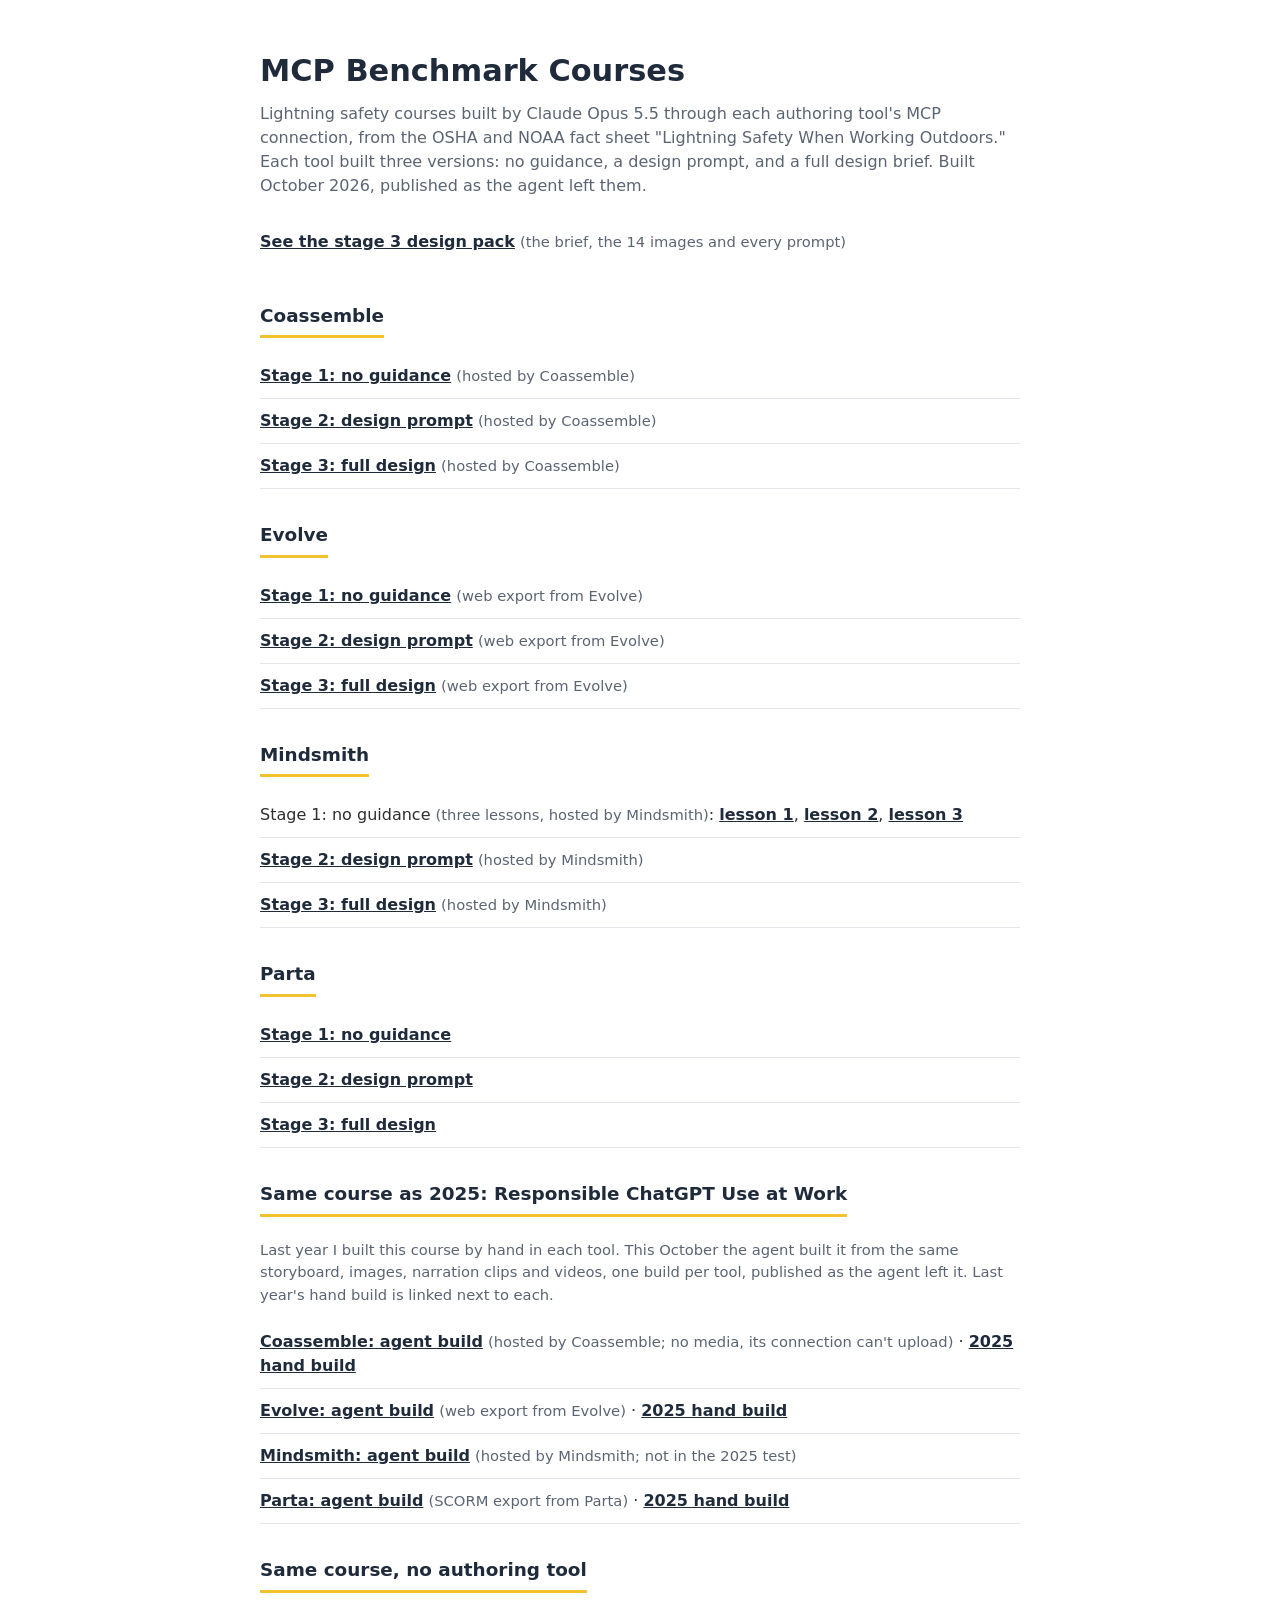
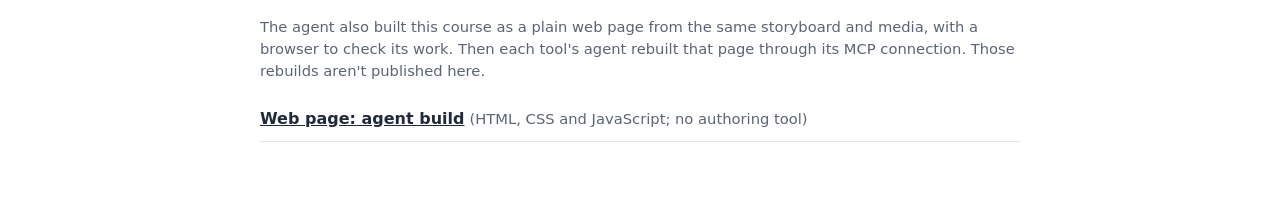
<file: index.html>
<!doctype html>
<html lang="en">
<head>
<meta charset="utf-8">
<meta name="viewport" content="width=device-width, initial-scale=1">
<title>MCP Benchmark Courses</title>
<meta name="robots" content="noindex">
<style>
  :root { --navy:#1F2A3A; --ink:#2E2E2E; --muted:#5b6472; --line:#e3e6ea; --bg:#ffffff; --yellow:#F2C230; }
  body { margin:0; font-family: Inter, system-ui, -apple-system, "Segoe UI", sans-serif; color:var(--ink); background:var(--bg); line-height:1.5; }
  main { max-width: 760px; margin: 0 auto; padding: 48px 16px 64px; }
  h1 { color:var(--navy); font-size: 1.9rem; margin:0 0 8px; }
  p.lead { color:var(--muted); margin:0 0 32px; }
  h2 { color:var(--navy); font-size:1.15rem; margin:32px 0 8px; padding-bottom:6px; border-bottom:3px solid var(--yellow); display:inline-block; }
  ul { list-style:none; padding:0; margin:8px 0 0; }
  li { padding:10px 0; border-bottom:1px solid var(--line); }
  a { color:var(--navy); font-weight:600; }
  .note { color:var(--muted); font-size:.92rem; }
</style>
</head>
<body>
<main>
  <h1>MCP Benchmark Courses</h1>
  <p class="lead">Lightning safety courses built by Claude Opus 5.5 through each authoring tool's MCP connection, from the OSHA and NOAA fact sheet "Lightning Safety When Working Outdoors." Each tool built three versions: no guidance, a design prompt, and a full design brief. Built October 2026, published as the agent left them.</p>

  <p><a href="design-pack.html">See the stage 3 design pack</a> <span class="note">(the brief, the 14 images and every prompt)</span></p>

  <h2>Coassemble</h2>
  <ul>
    <li><a href="https://coassemble.com/learn/6K5O6N">Stage 1: no guidance</a> <span class="note">(hosted by Coassemble)</span></li>
    <li><a href="https://coassemble.com/learn/P60AAC">Stage 2: design prompt</a> <span class="note">(hosted by Coassemble)</span></li>
    <li><a href="https://coassemble.com/learn/KO8RR9">Stage 3: full design</a> <span class="note">(hosted by Coassemble)</span></li>
  </ul>

  <h2>Evolve</h2>
  <ul>
    <li><a href="evolve/stage-1/index.html">Stage 1: no guidance</a> <span class="note">(web export from Evolve)</span></li>
    <li><a href="evolve/stage-2/index.html">Stage 2: design prompt</a> <span class="note">(web export from Evolve)</span></li>
    <li><a href="evolve/stage-3/index.html">Stage 3: full design</a> <span class="note">(web export from Evolve)</span></li>
  </ul>

  <h2>Mindsmith</h2>
  <ul>
    <li>Stage 1: no guidance <span class="note">(three lessons, hosted by Mindsmith)</span>: <a href="https://app.mindsmith.ai/learn/cmvhcspop000202pm8k0b63h8">lesson 1</a>, <a href="https://app.mindsmith.ai/learn/cmvhcspr6000302pm8oo49rpj">lesson 2</a>, <a href="https://app.mindsmith.ai/learn/cmvhcspsx000402pm78qn6aqw">lesson 3</a></li>
    <li><a href="https://app.mindsmith.ai/learn/cmvhd4dsr000002mi1npjh62w">Stage 2: design prompt</a> <span class="note">(hosted by Mindsmith)</span></li>
    <li><a href="https://app.mindsmith.ai/learn/cmvhdcqr0000002p07s8dhna8">Stage 3: full design</a> <span class="note">(hosted by Mindsmith)</span></li>
  </ul>

  <h2>Parta</h2>
  <ul>
    <li><a href="parta/stage-1/index.html">Stage 1: no guidance</a></li>
    <li><a href="parta/stage-2/index.html">Stage 2: design prompt</a></li>
    <li><a href="parta/stage-3/index.html">Stage 3: full design</a></li>
  </ul>
  <h2>Same course as 2025: Responsible ChatGPT Use at Work</h2>
  <p class="note">Last year I built this course by hand in each tool. This October the agent built it from the same storyboard, images, narration clips and videos, one build per tool, published as the agent left it. Last year's hand build is linked next to each.</p>
  <ul>
    <li><a href="https://coassemble.com/learn/HME90D">Coassemble: agent build</a> <span class="note">(hosted by Coassemble; no media, its connection can't upload)</span> · <a href="https://coassemble.com/learn/8XLTF6/">2025 hand build</a></li>
    <li><a href="evolve/chad/index.html">Evolve: agent build</a> <span class="note">(web export from Evolve)</span> · <a href="https://idatlas.github.io/AuthTools-Evolve/">2025 hand build</a></li>
    <li><a href="https://app.mindsmith.ai/learn/cmviog649000002rwhsht8jh2">Mindsmith: agent build</a> <span class="note">(hosted by Mindsmith; not in the 2025 test)</span></li>
    <li><a href="parta/chad/index.html">Parta: agent build</a> <span class="note">(SCORM export from Parta)</span> · <a href="https://idatlas.github.io/AuthTools-Parta/">2025 hand build</a></li>
  </ul>
  <h2>Same course, no authoring tool</h2>
  <p class="note">The agent also built this course as a plain web page from the same storyboard and media, with a browser to check its work. Then each tool's agent rebuilt that page through its MCP connection. Those rebuilds aren't published here.</p>
  <ul>
    <li><a href="html/chad/index.html">Web page: agent build</a> <span class="note">(HTML, CSS and JavaScript; no authoring tool)</span></li>
  </ul>
</main>
</body>
</html>
</file>
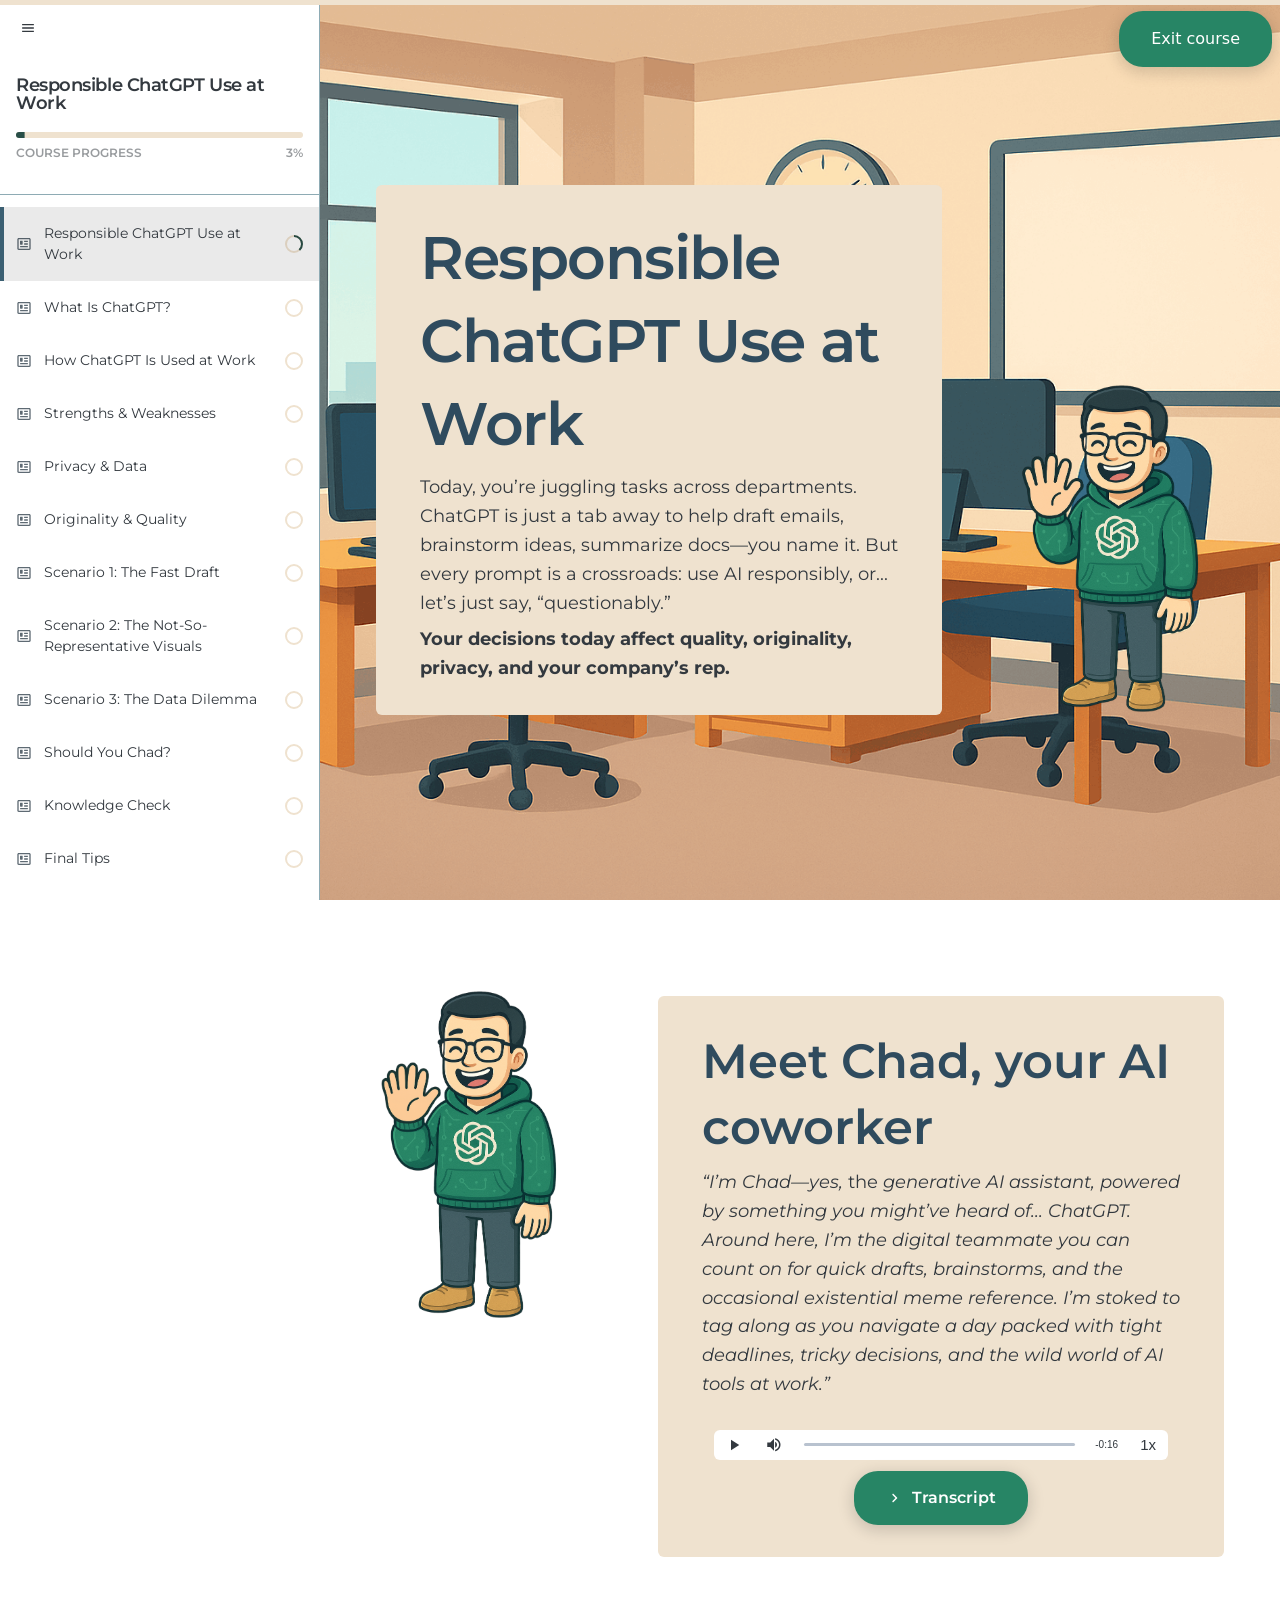
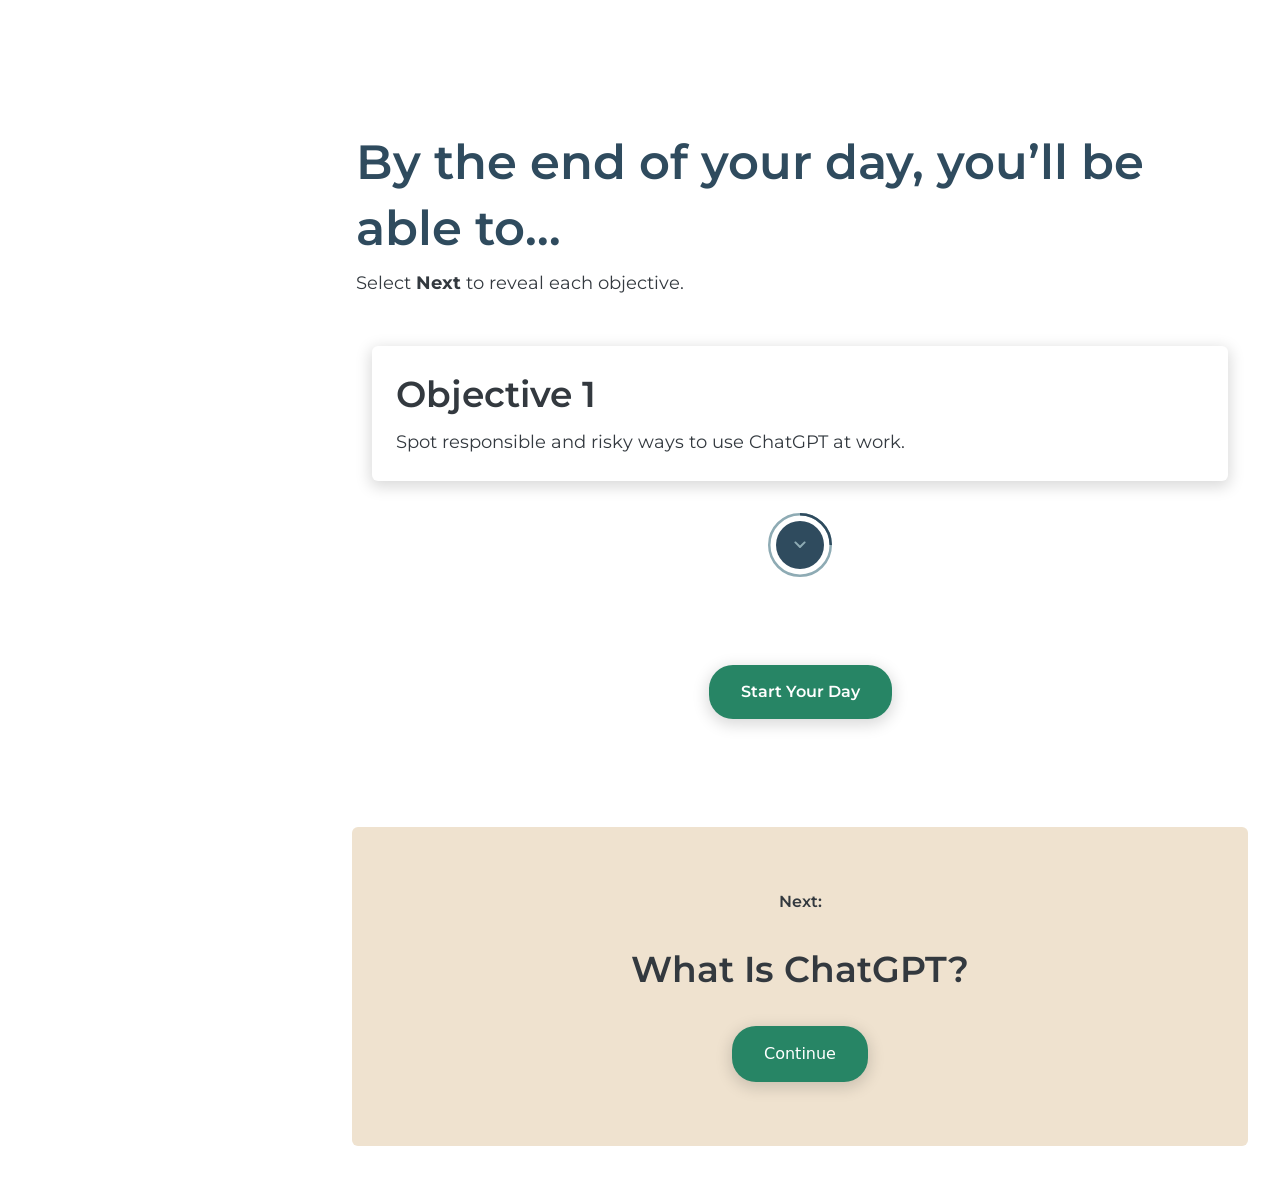
<file: evolve/chad/index.html>
<!DOCTYPE html><html lang="en"><head><meta charSet="UTF-8"/><meta name="viewport" content="width=device-width, initial-scale=1.0"/><meta name="format-detection" content="telephone=no"/><title>Responsible ChatGPT Use at Work</title><link href="https://fonts.googleapis.com" rel="preconnect"/><link href="https://fonts.gstatic.com" rel="preconnect" crossorigin="anonymous"/><link href="course-assets/office-bac-UhNBEzrKKemW.png" rel="preload" as="image"/><link href="course-assets/chad-wave---nnvirr_Usc9.png" rel="preload" as="image"/><link href="course-assets/chad-wave--3tAbBQlzKI33.png" rel="preload" as="image"/><link href="course-assets/chad-expla-mcZfVBfFXdC0.png" rel="prefetch" as="image"/><link href="course-assets/chad-think-auv0DwUgO7HJ.png" rel="prefetch" as="image"/><link href="course-assets/chad-point-DpZQ4Ot8DS7A.png" rel="prefetch" as="image"/><link href="course-assets/chad-6-fin-pc86O6i0ccyQ.png" rel="prefetch" as="image"/><link href="course-assets/chad-confi-qVhGWq5JjSNY.png" rel="prefetch" as="image"/><link href="course-assets/chad-pen-Y05V7tYDaNLp.png" rel="prefetch" as="image"/><link href="course-assets/chad-clap-_ocKzOixaAdw.png" rel="prefetch" as="image"/><link href="https://fonts.googleapis.com/css2?family=Montserrat%3Awght%40100..900&amp;display=swap" rel="stylesheet"/><link href="assets/variables.css" rel="stylesheet"/><link href="assets/main.css" rel="stylesheet"/></head><body class="h-full"><div id="ev-root"></div><script type="module" src="assets/main.min.js"></script></body></html>
</file>
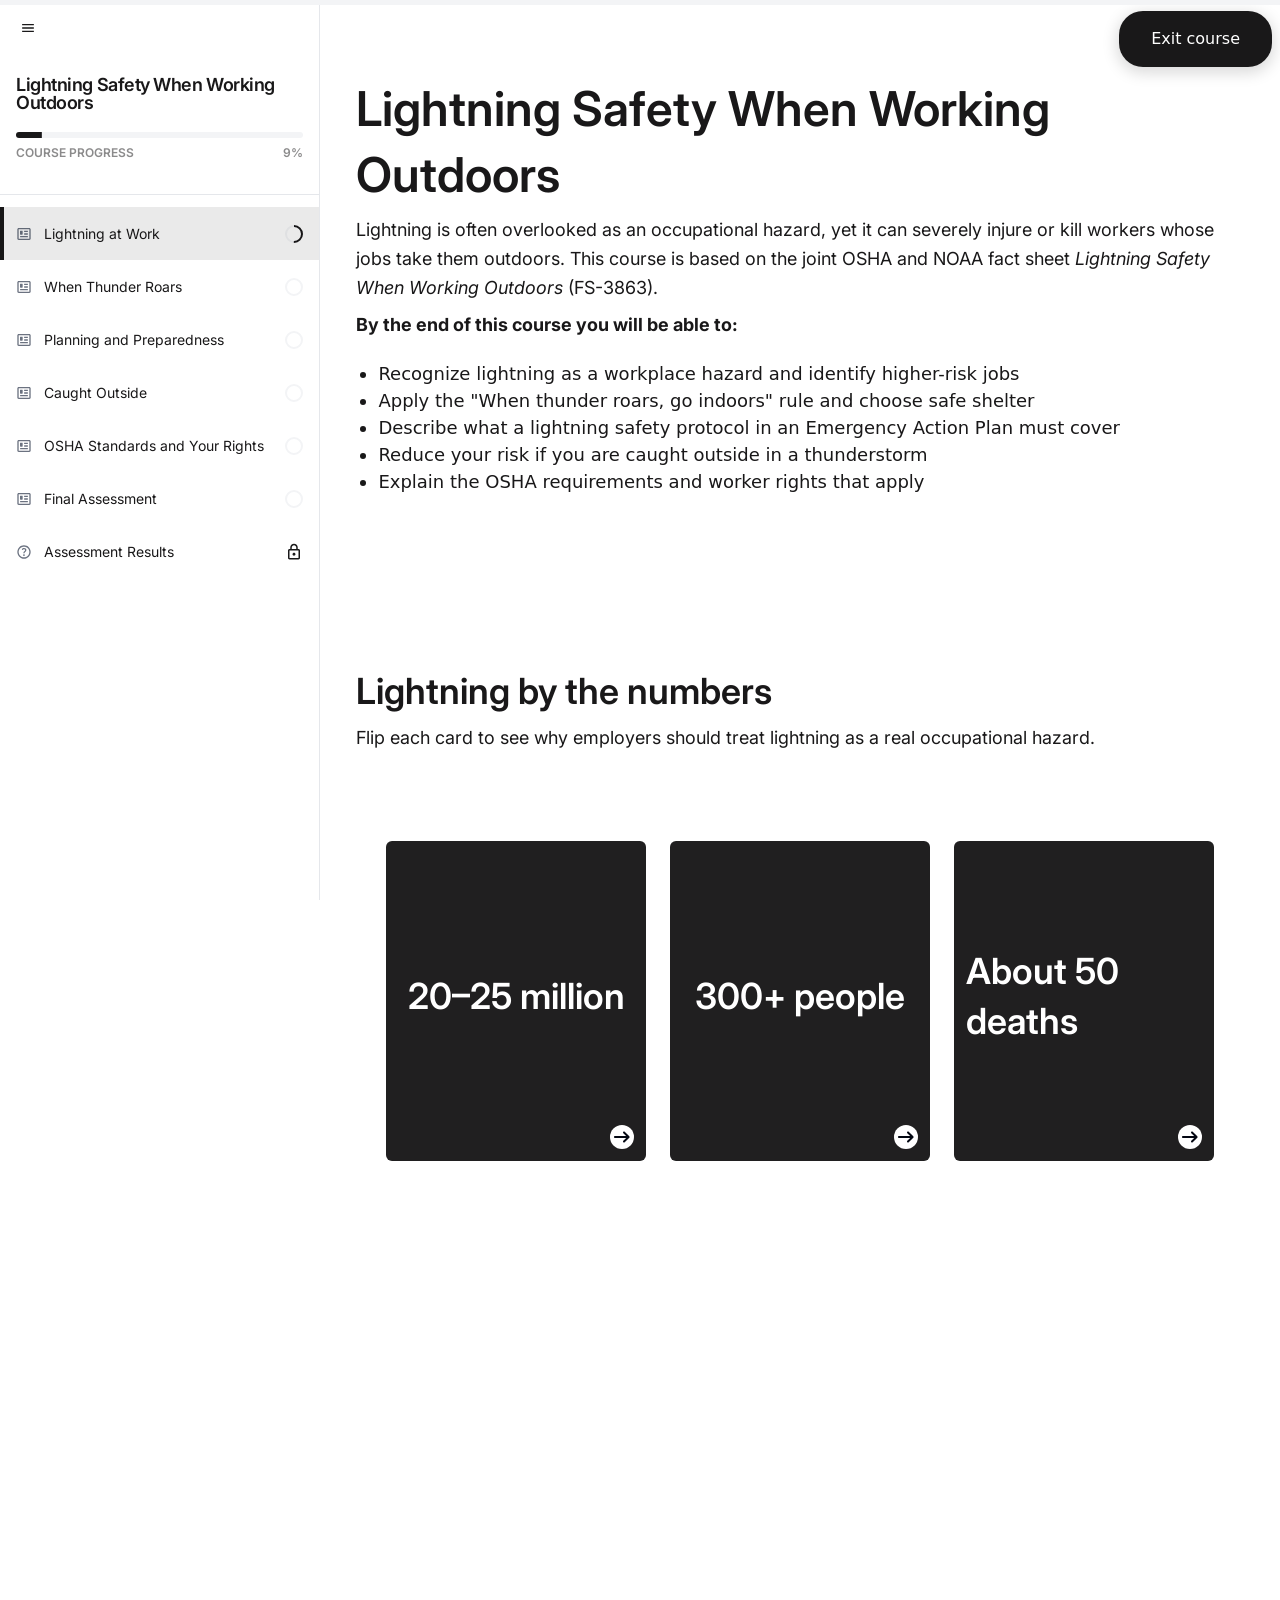
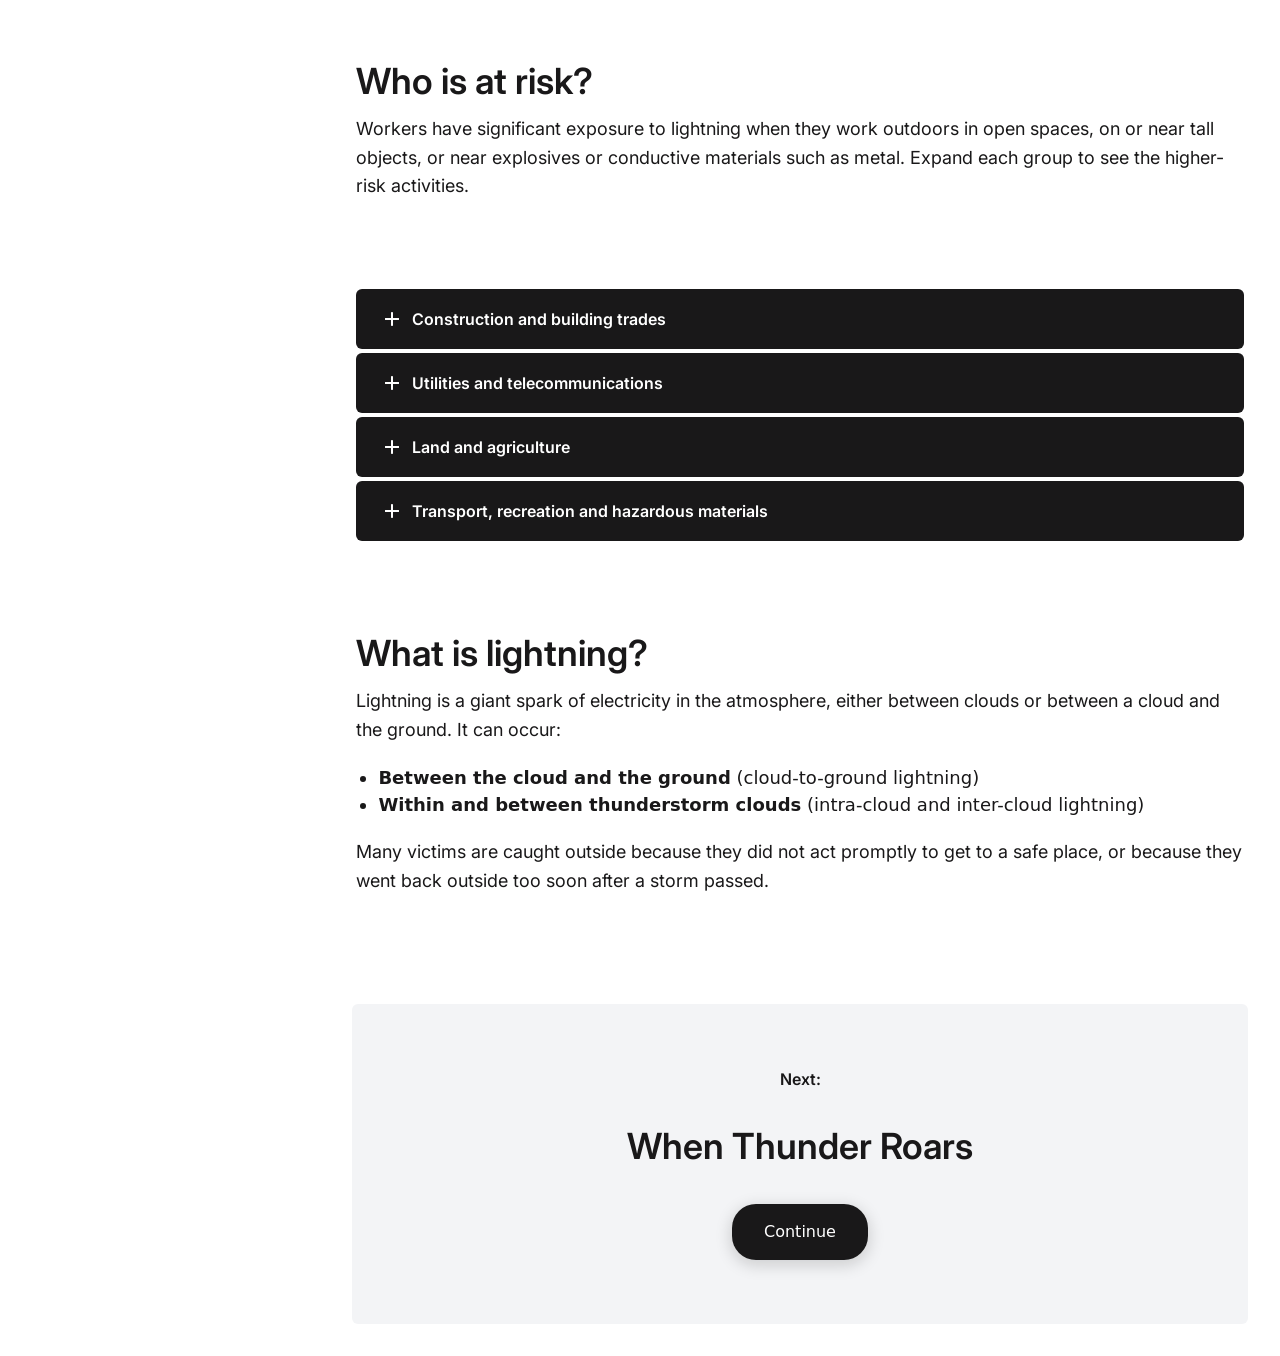
<file: evolve/stage-1/index.html>
<!DOCTYPE html><html lang="en"><head><meta charSet="UTF-8"/><meta name="viewport" content="width=device-width, initial-scale=1.0"/><meta name="format-detection" content="telephone=no"/><title>Lightning Safety When Working Outdoors</title><link href="https://fonts.googleapis.com" rel="preconnect"/><link href="https://fonts.gstatic.com" rel="preconnect" crossorigin="anonymous"/><link href="https://fonts.googleapis.com/css2?family=Inter%3Awght%40100..900&amp;display=swap" rel="stylesheet"/><link href="assets/variables.css" rel="stylesheet"/><link href="assets/main.css" rel="stylesheet"/></head><body class="h-full"><div id="ev-root"></div><script type="module" src="assets/main.min.js"></script></body></html>
</file>
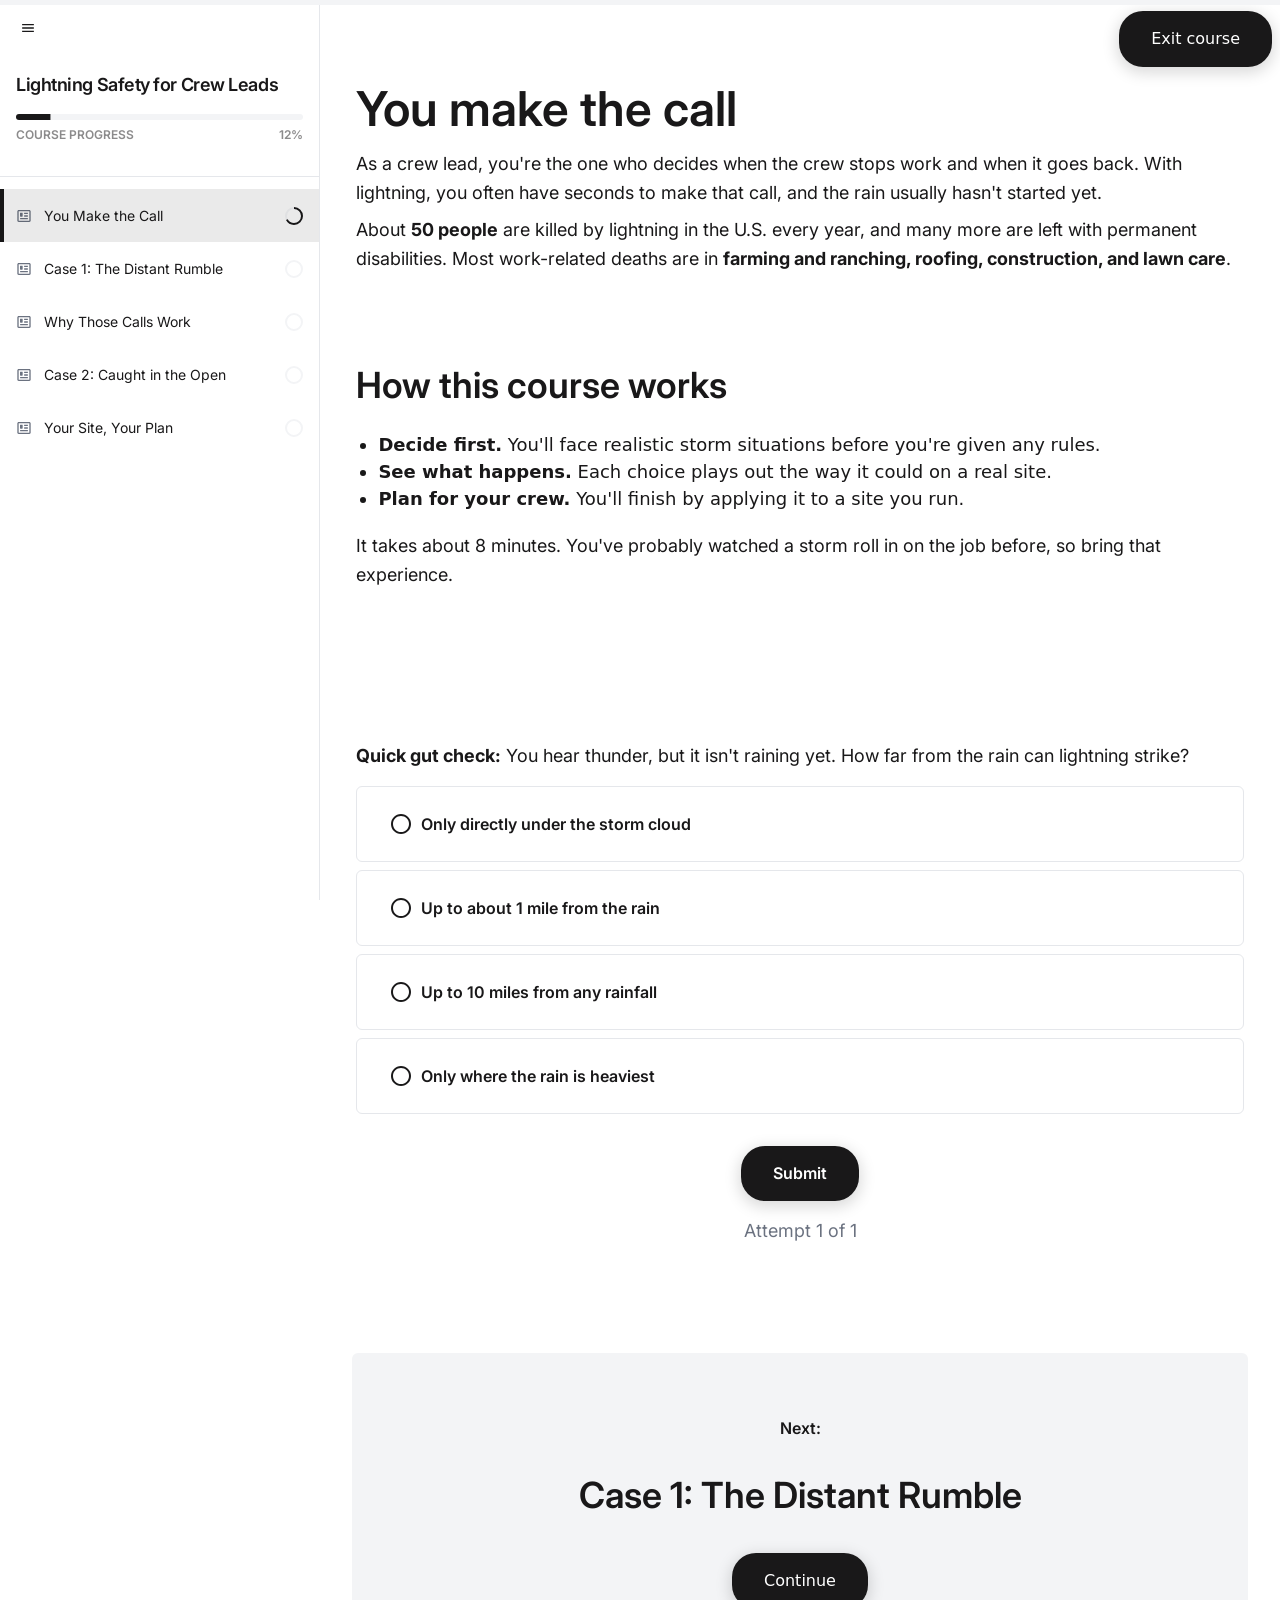
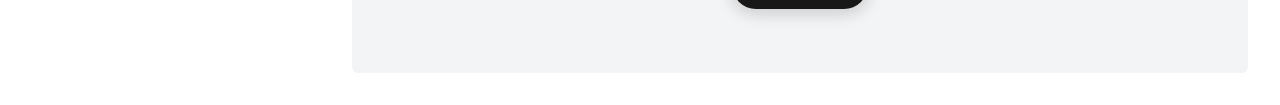
<file: evolve/stage-2/index.html>
<!DOCTYPE html><html lang="en"><head><meta charSet="UTF-8"/><meta name="viewport" content="width=device-width, initial-scale=1.0"/><meta name="format-detection" content="telephone=no"/><title>Lightning Safety for Crew Leads</title><link href="https://fonts.googleapis.com" rel="preconnect"/><link href="https://fonts.gstatic.com" rel="preconnect" crossorigin="anonymous"/><link href="https://fonts.googleapis.com/css2?family=Inter%3Awght%40100..900&amp;display=swap" rel="stylesheet"/><link href="assets/variables.css" rel="stylesheet"/><link href="assets/main.css" rel="stylesheet"/></head><body class="h-full"><div id="ev-root"></div><script type="module" src="assets/main.min.js"></script></body></html>
</file>
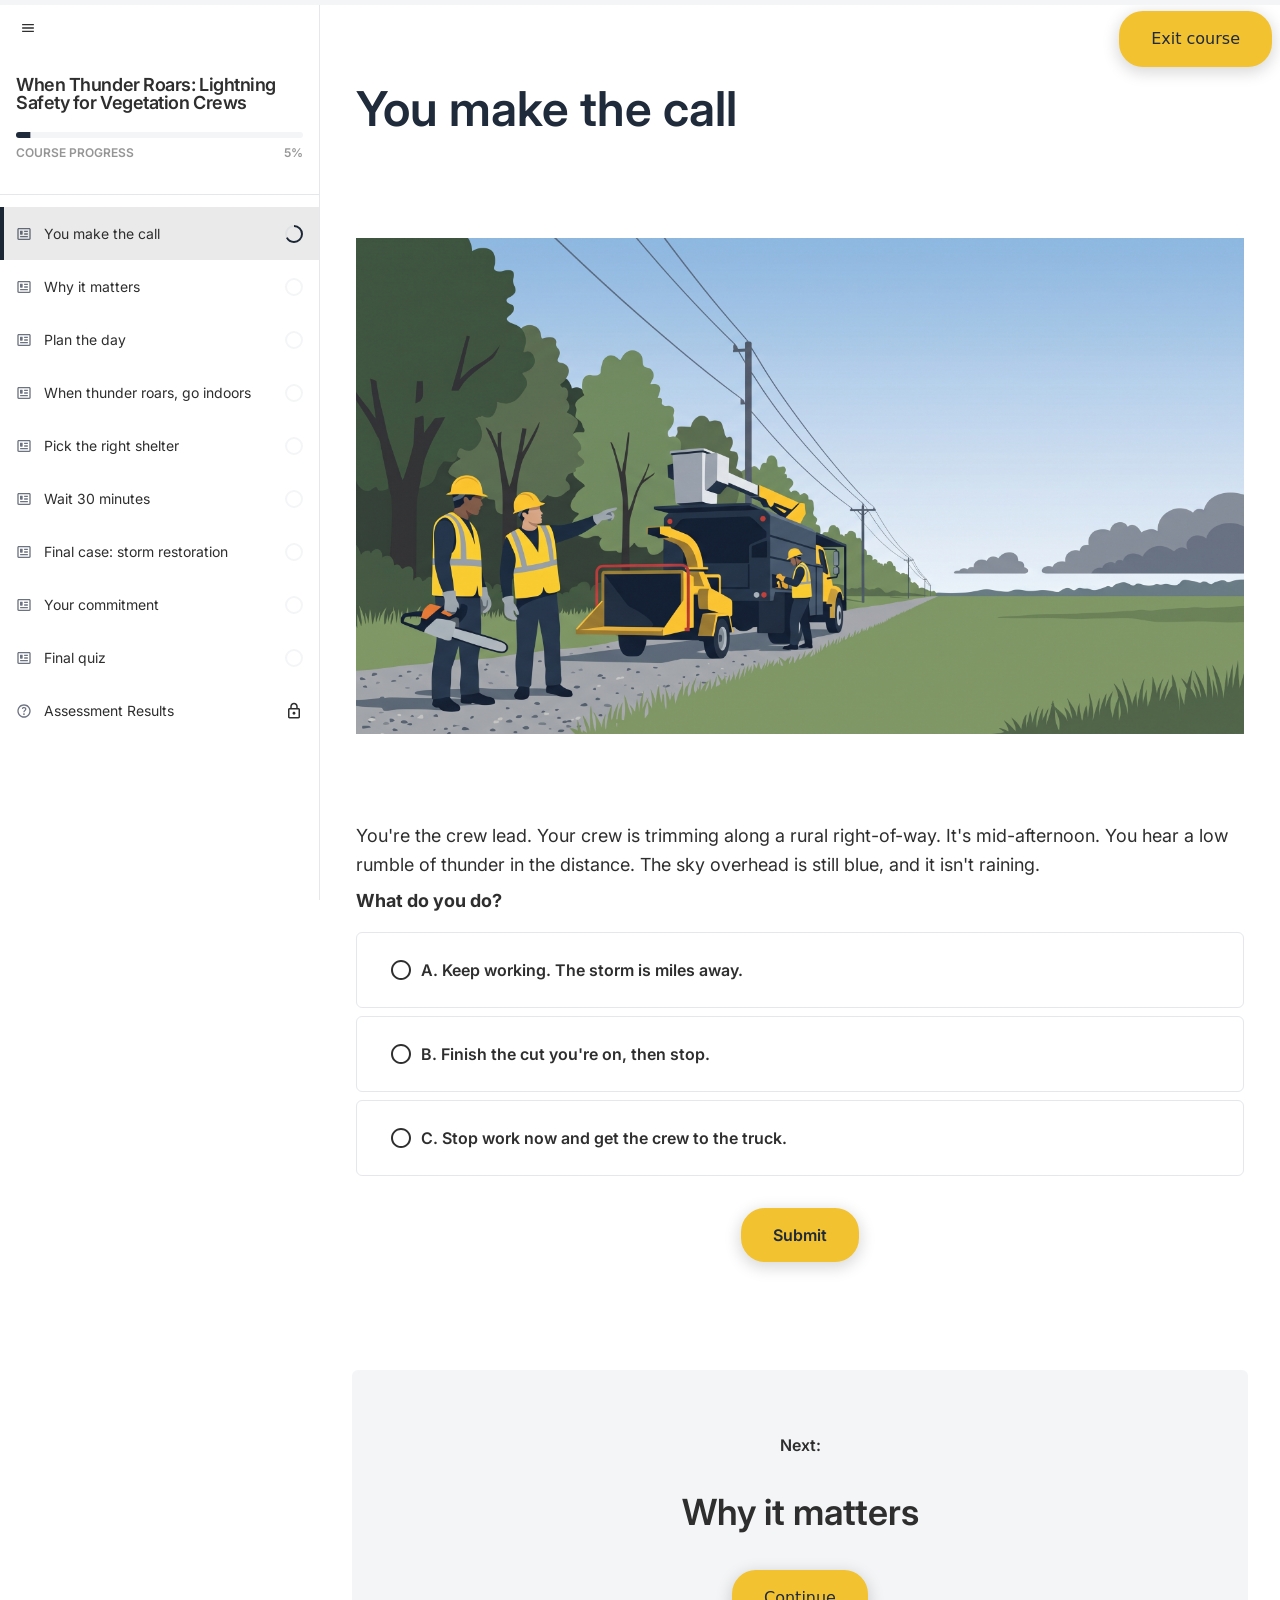
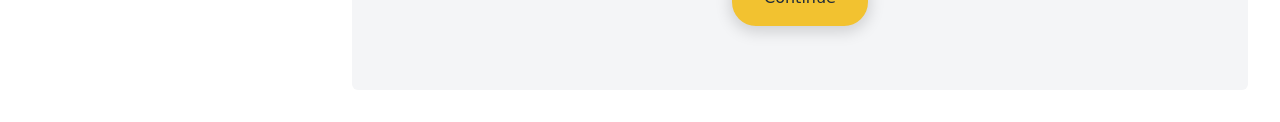
<file: evolve/stage-3/index.html>
<!DOCTYPE html><html lang="en"><head><meta charSet="UTF-8"/><meta name="viewport" content="width=device-width, initial-scale=1.0"/><meta name="format-detection" content="telephone=no"/><title>When Thunder Roars: Lightning Safety for Vegetation Crews</title><link href="https://fonts.googleapis.com" rel="preconnect"/><link href="https://fonts.gstatic.com" rel="preconnect" crossorigin="anonymous"/><link href="course-assets/01-hook-rHzCb_g3WJIc.png" rel="preload" as="image"/><link href="course-assets/02-morning-vh6XLT-a-x9U.png" rel="prefetch" as="image"/><link href="course-assets/03-rumble-V0EXRHtiqS9O.png" rel="prefetch" as="image"/><link href="course-assets/04-shelter-RaUY5iPnZHyt.png" rel="prefetch" as="image"/><link href="course-assets/icon-truck-U8HRtJF0G-Ml.png" rel="prefetch" as="image"/><link href="course-assets/icon-build-VC_da88ngDEM.png" rel="prefetch" as="image"/><link href="course-assets/icon-trees-fd493UFMR8Kz.png" rel="prefetch" as="image"/><link href="course-assets/icon-pavil-qVaF7XPCPDX_.png" rel="prefetch" as="image"/><link href="course-assets/icon-shed-vn6ZcWAqUMN2.png" rel="prefetch" as="image"/><link href="course-assets/icon-bucke-YPCxkd8QOPeG.png" rel="prefetch" as="image"/><link href="course-assets/05-clearin-FM0cywGFLVop.png" rel="prefetch" as="image"/><link href="course-assets/06-restora-9JhQlSBAxP2p.png" rel="prefetch" as="image"/><link href="course-assets/07-commitm-g7ylig4VjJGp.png" rel="prefetch" as="image"/><link href="https://fonts.googleapis.com/css2?family=Inter%3Awght%40100..900&amp;display=swap" rel="stylesheet"/><link href="assets/variables.css" rel="stylesheet"/><link href="assets/main.css" rel="stylesheet"/></head><body class="h-full"><div id="ev-root"></div><script type="module" src="assets/main.min.js"></script></body></html>
</file>
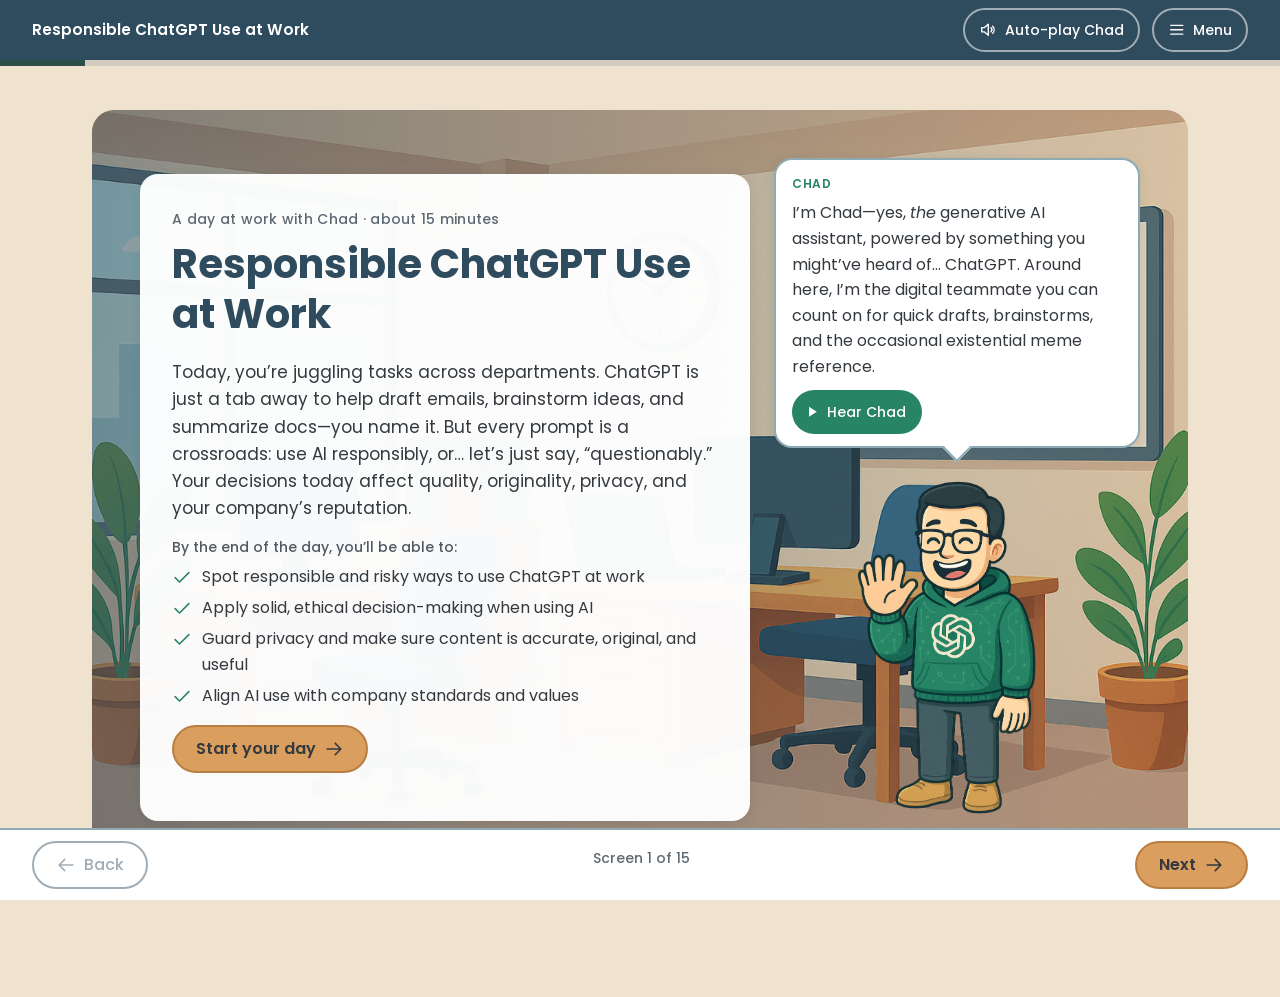
<file: html/chad/index.html>
<!doctype html>
<html lang="en">
<head>
<meta charset="utf-8">
<meta name="viewport" content="width=device-width, initial-scale=1">
<title>Responsible ChatGPT Use at Work</title>
<meta name="description" content="A scenario-based microlearning course on using ChatGPT responsibly at work, guided by Chad, your AI coworker.">
<link rel="icon" href="data:,">
<link rel="preconnect" href="https://fonts.googleapis.com">
<link rel="preconnect" href="https://fonts.gstatic.com" crossorigin>
<link rel="stylesheet" href="https://fonts.googleapis.com/css2?family=Poppins:wght@400;500;600;700&amp;display=swap">
<link rel="stylesheet" href="course.css?v=3">
</head>
<body>

<svg xmlns="http://www.w3.org/2000/svg" style="display:none">
  <symbol id="i-check" viewBox="0 0 256 256"><path d="M40 136l56 56L216 72"/></symbol>
  <symbol id="i-x" viewBox="0 0 256 256"><path d="M64 64l128 128M192 64L64 192"/></symbol>
  <symbol id="i-warn" viewBox="0 0 256 256"><path d="M128 36 236 220H20Z"/><path d="M128 104v44M128 184v2"/></symbol>
  <symbol id="i-stop" viewBox="0 0 256 256"><path d="M88 32h80l56 56v80l-56 56H88l-56-56V88z"/><path d="M96 128h64"/></symbol>
  <symbol id="i-play" viewBox="0 0 256 256"><path d="M84 44l128 84-128 84z" fill="currentColor" stroke="none"/></symbol>
  <symbol id="i-pause" viewBox="0 0 256 256"><path d="M72 48h40v160H72zM144 48h40v160h-40z" fill="currentColor" stroke="none"/></symbol>
  <symbol id="i-replay" viewBox="0 0 256 256"><path d="M48 128a80 80 0 1 0 23.4-56.6"/><path d="M60 36v44h44"/></symbol>
  <symbol id="i-arrow-r" viewBox="0 0 256 256"><path d="M40 128h176M144 56l72 72-72 72"/></symbol>
  <symbol id="i-arrow-l" viewBox="0 0 256 256"><path d="M216 128H40M112 56l-72 72 72 72"/></symbol>
  <symbol id="i-menu" viewBox="0 0 256 256"><path d="M40 64h176M40 128h176M40 192h176"/></symbol>
  <symbol id="i-speaker" viewBox="0 0 256 256"><path d="M40 96h40l56-48v160l-56-48H40z"/><path d="M176 100a40 40 0 0 1 0 56M200 76a76 76 0 0 1 0 104"/></symbol>
  <symbol id="i-mute" viewBox="0 0 256 256"><path d="M40 96h40l56-48v160l-56-48H40z"/><path d="M176 104l48 48M224 104l-48 48"/></symbol>
  <symbol id="i-robot" viewBox="0 0 256 256"><rect x="44" y="80" width="168" height="128" rx="28"/><path d="M128 80V44"/><circle cx="128" cy="36" r="8"/><circle cx="96" cy="136" r="10"/><circle cx="160" cy="136" r="10"/><path d="M100 176h56"/></symbol>
  <symbol id="i-chat" viewBox="0 0 256 256"><path d="M44 208V68a20 20 0 0 1 20-20h128a20 20 0 0 1 20 20v88a20 20 0 0 1-20 20H84z"/><path d="M92 100h72M92 132h40"/></symbol>
  <symbol id="i-sparkle" viewBox="0 0 256 256"><path d="M120 32l24 72 72 24-72 24-24 72-24-72-72-24 72-24z"/><path d="M200 32v40M180 52h40"/></symbol>
  <symbol id="i-chev" viewBox="0 0 256 256"><path d="M64 96l64 64 64-64"/></symbol>
  <symbol id="i-print" viewBox="0 0 256 256"><path d="M72 92V40h112v52"/><rect x="32" y="92" width="192" height="92" rx="14"/><path d="M72 148h112v68H72z"/></symbol>
  <symbol id="i-download" viewBox="0 0 256 256"><path d="M128 36v132M72 112l56 56 56-56M48 212h160"/></symbol>
  <symbol id="i-bulb" viewBox="0 0 256 256"><path d="M96 220h64"/><path d="M92 180c-26-16-44-42-44-74a80 80 0 0 1 160 0c0 32-18 58-44 74v12H92z"/></symbol>
  <symbol id="i-lock" viewBox="0 0 256 256"><rect x="44" y="100" width="168" height="116" rx="16"/><path d="M84 100V76a44 44 0 0 1 88 0v24"/></symbol>
</svg>

<a class="skip" href="#main">Skip to course content</a>

<header class="topbar">
  <p class="topbar__title">Responsible ChatGPT Use at Work</p>
  <button type="button" class="topbar__btn" id="narr-toggle" aria-pressed="true">
    <svg class="ic on-only" aria-hidden="true"><use href="#i-speaker"/></svg>
    <svg class="ic off-only" aria-hidden="true"><use href="#i-mute"/></svg>
    <span class="btn-text">Auto-play Chad</span>
  </button>
  <button type="button" class="topbar__btn" id="menu-btn" aria-haspopup="dialog" aria-controls="menu">
    <svg class="ic" aria-hidden="true"><use href="#i-menu"/></svg>
    <span class="btn-text">Menu</span>
  </button>
</header>
<div class="progress" aria-hidden="true"><span id="progress-bar"></span></div>

<main id="main">

<!-- ============ 1. Title ============ -->
<section class="screen" id="welcome" data-title="Welcome">
  <div class="hero" style="background-image:url('images/jpeg-optimizer_ChatGPT%20Image%20Jul%2024,%202025,%2012_52_00%20AM.png')">
    <div class="hero__card">
      <p class="eyebrow">A day at work with Chad · about 15 minutes</p>
      <h1 tabindex="-1">Responsible ChatGPT Use at Work</h1>
      <p class="lead">Today, you’re juggling tasks across departments. ChatGPT is just a tab away to help draft emails, brainstorm ideas, and summarize docs—you name it. But every prompt is a crossroads: use AI responsibly, or… let’s just say, “questionably.” Your decisions today affect quality, originality, privacy, and your company’s reputation.</p>
      <h2 class="label" style="font-size:.875rem;margin-bottom:.5em">By the end of the day, you’ll be able to:</h2>
      <ul class="objectives reveal-seq">
        <li><svg class="ic" aria-hidden="true"><use href="#i-check"/></svg><span>Spot responsible and risky ways to use ChatGPT at work</span></li>
        <li><svg class="ic" aria-hidden="true"><use href="#i-check"/></svg><span>Apply solid, ethical decision-making when using AI</span></li>
        <li><svg class="ic" aria-hidden="true"><use href="#i-check"/></svg><span>Guard privacy and make sure content is accurate, original, and useful</span></li>
        <li><svg class="ic" aria-hidden="true"><use href="#i-check"/></svg><span>Align AI use with company standards and values</span></li>
      </ul>
      <div class="btn-row">
        <button type="button" class="btn btn-cta btn-start" data-next>Start your day <svg class="ic" aria-hidden="true"><use href="#i-arrow-r"/></svg></button>
        <button type="button" class="btn btn-secondary resume" id="resume" hidden>Pick up where you left off</button>
      </div>
    </div>
    <figure class="chad chad--full" data-clip="narration/1 Im Chad.mp3" data-auto>
      <div class="chad__img"><img src="images/Limited%20Cropped/Wave%206.png" alt="Chad, a cartoon coworker in glasses and a green hoodie, waving hello" width="727" height="1080"></div>
      <figcaption class="bubble">
        <p class="bubble__who">Chad</p>
        <p>I’m Chad—yes, <em>the</em> generative AI assistant, powered by something you might’ve heard of… ChatGPT. Around here, I’m the digital teammate you can count on for quick drafts, brainstorms, and the occasional existential meme reference.</p>
      </figcaption>
    </figure>
  </div>
</section>

<!-- ============ 2. Spot the glitch ============ -->
<section class="screen" id="glitch" data-title="Wait… something’s off">
  <div class="layout glitch-layout">
    <div>
      <figure class="chad chad--full" id="glitch-a">
        <div class="chad__img"><img src="images/Limited%20Cropped/Wave%206.png" alt="Chad waving. Look closely: his raised hand has a thumb plus five fingers." width="727" height="1080"></div>
        <figcaption class="bubble"><p class="bubble__who">Chad</p><p>Go ahead, look me over. Picture-perfect… right?</p></figcaption>
      </figure>
      <figure class="chad chad--full" id="glitch-b" data-clip="narration/3 Wha..What do you mean__I..mp3" hidden>
        <div class="chad__img"><img src="images/Limited%20Cropped/6%20Fing.png" alt="Chad, shocked, staring at his six-fingered hand" width="727" height="1080"></div>
        <figcaption class="bubble"><p class="bubble__who">Chad</p><p>What? What do you mean? I have <em>six</em> fingers?!</p></figcaption>
      </figure>
      <figure class="chad chad--full" id="glitch-c" data-clip="narration/4 Ha! There, I fixed it! Good catch!_Just like that,.mp3" hidden>
        <div class="chad__img"><img src="images/Limited%20Cropped/Wave%205.png" alt="Chad, grinning and waving with a normal five-fingered hand" width="727" height="1080"></div>
        <figcaption class="bubble"><p class="bubble__who">Chad</p><p>Ha! There, I fixed it! Good catch! Just like that, you and I can be partners. Let’s explore what else we can do together at work!</p></figcaption>
      </figure>
    </div>
    <div class="content">
      <p class="eyebrow">Warm-up</p>
      <h1 tabindex="-1">Wait… something’s off</h1>
      <p class="lead">Chad was drawn by an AI image generator. AI output can look polished and still be wrong—so the first skill of the day is simple: <strong>look closely before you trust it.</strong></p>
      <div class="card" data-glitch>
        <fieldset>
          <legend>What’s wrong with this picture of Chad?</legend>
          <div class="choices">
            <button type="button" class="choice" data-hint="The glasses look fine. Try counting something."><span class="letter" aria-hidden="true">A</span><span class="text">His glasses</span><span class="tag"></span></button>
            <button type="button" class="choice" data-correct><span class="letter" aria-hidden="true">B</span><span class="text">His waving hand</span><span class="tag"></span></button>
            <button type="button" class="choice" data-hint="The hoodie’s fine. Look at what he’s holding up."><span class="letter" aria-hidden="true">C</span><span class="text">His hoodie</span><span class="tag"></span></button>
          </div>
        </fieldset>
        <p class="feedback" data-feedback></p>
        <div class="btn-row" id="glitch-fix" hidden>
          <button type="button" class="btn btn-primary">Fix it, Chad!</button>
        </div>
      </div>
      <div class="callout callout--green" id="glitch-takeaway" hidden tabindex="-1">
        <p><strong>That’s the whole course in one picture.</strong> A six-fingered hand is an AI <em>hallucination</em>—output that looks right but isn’t. Text does the same thing: made-up facts, fake quotes, the wrong tone. You caught this one because you checked. Keep checking all day.</p>
      </div>
    </div>
  </div>
</section>

<!-- ============ 3. What is ChatGPT ============ -->
<section class="screen" id="what" data-title="ChatGPT in the Modern Workplace">
  <div class="layout">
    <figure class="chad" data-clip="narration/5 Before we get into the meat of your day, let’s do.mp3" data-auto>
      <div class="chad__img"><img src="images/Limited%20Cropped/Explain.png" alt="Chad, explaining with open hands" width="727" height="1080"></div>
      <figcaption class="bubble"><p class="bubble__who">Chad</p><p>Before we get into the meat of your day, let’s do a quick intro. If we’re working together, you should probably know what I am—and what I’m not. Here’s how you can use me at work.</p></figcaption>
    </figure>
    <div class="content">
      <p class="eyebrow">What is ChatGPT?</p>
      <h1 tabindex="-1">ChatGPT in the Modern Workplace</h1>
      <p class="lead">ChatGPT is a generative AI tool that chats, drafts, summarizes, and comes up with ideas based on your prompts.</p>
      <div class="card">
        <h2>How companies use it</h2>
        <ul>
          <li>Polishing robotic-sounding emails (ironic, I know)</li>
          <li>Turning scribbles into full-blown documents</li>
          <li>Brainstorming like it’s your fifth coffee</li>
          <li>Summarizing long surveys so you don’t lose your weekend</li>
        </ul>
      </div>
      <div class="card">
        <h2>What it’s not</h2>
        <ul>
          <li><strong>Not a fact-checker.</strong> It can sound completely sure and still be wrong.</li>
          <li><strong>Not a vault.</strong> What you paste may be stored outside your company.</li>
          <li><strong>Not you.</strong> It doesn’t know your team, your customers, or your policies unless you tell it—and the final call is always yours.</li>
        </ul>
      </div>
    </div>
  </div>
</section>

<!-- ============ 4. Key terms ============ -->
<section class="screen" id="terms" data-title="Key Terms">
  <div class="layout">
    <figure class="chad" data-clip="narration/6 Here are some important terms to remember. Think o.mp3" data-auto>
      <div class="chad__img sq"><img src="images/5.png" alt="Chad, gesturing as he talks" width="1080" height="1080"></div>
      <figcaption class="bubble"><p class="bubble__who">Chad</p><p>Here are some important terms to remember. Think of me like an eager assistant who’s good at starting drafts—but I need your judgment to turn them into gold.</p></figcaption>
    </figure>
    <div class="content">
      <p class="eyebrow">What is ChatGPT?</p>
      <h1 tabindex="-1">Key Terms</h1>
      <p class="instructions">Select each term to reveal what it means—in Chad’s words.</p>
      <p class="counter" data-counter aria-live="polite">0 of 3 revealed</p>
      <div class="reveal-grid" data-reveal-group>
        <div class="reveal-card">
          <h2 style="margin:0;font-size:1rem"><button type="button" class="reveal-card__btn" aria-expanded="false" aria-controls="term-1"><span class="badge"><svg class="ic" aria-hidden="true"><use href="#i-robot"/></svg></span>ChatGPT<svg class="ic chev" aria-hidden="true"><use href="#i-chev"/></svg></button></h2>
          <div class="reveal-card__body" id="term-1" hidden><p>A chatbot trained on a ridiculous amount of the internet—from scholarly articles to meme dumps. I’ve read the smart stuff, the weird stuff, and everything in between. Think of me as your chatty, know-it-<em>sometimes</em> AI buddy.</p></div>
        </div>
        <div class="reveal-card">
          <h2 style="margin:0;font-size:1rem"><button type="button" class="reveal-card__btn" aria-expanded="false" aria-controls="term-2"><span class="badge"><svg class="ic" aria-hidden="true"><use href="#i-chat"/></svg></span>Prompt<svg class="ic chev" aria-hidden="true"><use href="#i-chev"/></svg></button></h2>
          <div class="reveal-card__body" id="term-2" hidden><p>Your message, question, or brain spark—that’s your prompt. It’s how you tell me what’s on your mind, and I’ll take it from there. Be specific, be weird, be you—I’ll keep up.</p></div>
        </div>
        <div class="reveal-card">
          <h2 style="margin:0;font-size:1rem"><button type="button" class="reveal-card__btn" aria-expanded="false" aria-controls="term-3"><span class="badge"><svg class="ic" aria-hidden="true"><use href="#i-sparkle"/></svg></span>Generative AI<svg class="ic chev" aria-hidden="true"><use href="#i-chev"/></svg></button></h2>
          <div class="reveal-card__body" id="term-3" hidden><p>Basically, an AI that makes things—like words, images, code, or even fake Shakespeare. It learns patterns from a ton of data and spins up something new. It’s like remixing the internet into whatever you need.</p></div>
        </div>
      </div>
    </div>
  </div>
</section>

<!-- ============ 5. Use cases ============ -->
<section class="screen" id="uses" data-title="ChatGPT in Action">
  <div class="layout">
    <figure class="chad" data-clip="narration/7 Okay, so what do folks actually use me for_ Let me...mp3" data-auto>
      <div class="chad__img"><img src="images/Limited%20Cropped/Point.png" alt="Chad, pointing toward the cards" width="727" height="1080"></div>
      <figcaption class="bubble"><p class="bubble__who">Chad</p><p>Okay, so what do folks <em>actually</em> use me for? Let me walk you through a day in the life of my inbox. Spoiler: I get asked to do everything except make coffee.</p></figcaption>
    </figure>
    <div class="content">
      <p class="eyebrow">How ChatGPT is used at work</p>
      <h1 tabindex="-1">ChatGPT in Action (With Risks and Rewards)</h1>
      <p class="instructions">Open each card to see what the task looks like, an example prompt, and the risk to watch for.</p>
      <p class="counter" data-counter aria-live="polite">0 of 6 explored</p>
      <div class="reveal-grid" data-reveal-group>
        <div class="reveal-card">
          <h2 style="margin:0;font-size:1rem"><button type="button" class="reveal-card__btn" aria-expanded="false" aria-controls="use-1"><img src="images/ChatGPT%20Image%20Jul%2024,%202025,%2005_56_35%20PM.png" alt="" width="56" height="56" loading="lazy">Drafting reports<svg class="ic chev" aria-hidden="true"><use href="#i-chev"/></svg></button></h2>
          <div class="reveal-card__body" id="use-1" hidden>
            <p>Turn rough notes or a long update into a first draft you can shape for its audience.</p>
            <p class="prompt-bubble"><span class="label">Example prompt</span>“Summarize this update for clients.”</p>
            <p class="tip"><svg class="ic" aria-hidden="true"><use href="#i-warn"/></svg><span><strong>Risk reminder:</strong> Don’t paste private info unless you want me to spill the beans.</span></p>
          </div>
        </div>
        <div class="reveal-card">
          <h2 style="margin:0;font-size:1rem"><button type="button" class="reveal-card__btn" aria-expanded="false" aria-controls="use-2"><img src="images/ChatGPT%20Image%20Jul%2024,%202025,%2006_43_49%20PM.png" alt="" width="56" height="56" loading="lazy">Email writing<svg class="ic chev" aria-hidden="true"><use href="#i-chev"/></svg></button></h2>
          <div class="reveal-card__body" id="use-2" hidden>
            <p>Get a quick first pass at routine messages like reminders, follow-ups, and thank-yous.</p>
            <p class="prompt-bubble"><span class="label">Example prompt</span>“Write a friendly reminder for the team.”</p>
            <p class="tip"><svg class="ic" aria-hidden="true"><use href="#i-warn"/></svg><span><strong>Risk reminder:</strong> Edit it so it doesn’t sound like I wrote it after bingeing corporate buzzwords.</span></p>
          </div>
        </div>
        <div class="reveal-card">
          <h2 style="margin:0;font-size:1rem"><button type="button" class="reveal-card__btn" aria-expanded="false" aria-controls="use-3"><img src="images/ChatGPT%20Image%20Jul%2024,%202025,%2006_46_44%20PM.png" alt="" width="56" height="56" loading="lazy">Meeting summaries<svg class="ic chev" aria-hidden="true"><use href="#i-chev"/></svg></button></h2>
          <div class="reveal-card__body" id="use-3" hidden>
            <p>Turn messy meeting notes into a clean recap of decisions and next steps.</p>
            <p class="prompt-bubble"><span class="label">Example prompt</span>“Recap these bullet points.”</p>
            <p class="tip"><svg class="ic" aria-hidden="true"><use href="#i-warn"/></svg><span><strong>Risk reminder:</strong> Double-check—I sometimes miss the point… literally.</span></p>
          </div>
        </div>
        <div class="reveal-card">
          <h2 style="margin:0;font-size:1rem"><button type="button" class="reveal-card__btn" aria-expanded="false" aria-controls="use-4"><img src="images/ChatGPT%20Image%20Jul%2024,%202025,%2006_49_09%20PM.png" alt="" width="56" height="56" loading="lazy">Idea generation<svg class="ic chev" aria-hidden="true"><use href="#i-chev"/></svg></button></h2>
          <div class="reveal-card__body" id="use-4" hidden>
            <p>Get unstuck with a quick list of starting points for a project, event, or campaign.</p>
            <p class="prompt-bubble"><span class="label">Example prompt</span>“Give me 5 onboarding ideas.”</p>
            <p class="tip"><svg class="ic" aria-hidden="true"><use href="#i-warn"/></svg><span><strong>Risk reminder:</strong> Add your brilliance—I just provide the spark.</span></p>
          </div>
        </div>
        <div class="reveal-card">
          <h2 style="margin:0;font-size:1rem"><button type="button" class="reveal-card__btn" aria-expanded="false" aria-controls="use-5"><img src="images/ChatGPT%20Image%20Jul%2024,%202025,%2006_50_23%20PM.png" alt="" width="56" height="56" loading="lazy">Survey analysis<svg class="ic chev" aria-hidden="true"><use href="#i-chev"/></svg></button></h2>
          <div class="reveal-card__body" id="use-5" hidden>
            <p>Spot themes in open-ended survey responses so you can see the big picture faster.</p>
            <p class="prompt-bubble"><span class="label">Example prompt</span>“What are the top concerns in this form?”</p>
            <p class="tip"><svg class="ic" aria-hidden="true"><use href="#i-warn"/></svg><span><strong>Risk reminder:</strong> Remove anything that screams “confidential” first—names included.</span></p>
          </div>
        </div>
        <div class="reveal-card">
          <h2 style="margin:0;font-size:1rem"><button type="button" class="reveal-card__btn" aria-expanded="false" aria-controls="use-6"><img src="images/ChatGPT%20Image%20Jul%2024,%202025,%2006_52_48%20PM.png" alt="" width="56" height="56" loading="lazy">Image prompting<svg class="ic chev" aria-hidden="true"><use href="#i-chev"/></svg></button></h2>
          <div class="reveal-card__body" id="use-6" hidden>
            <p>Write descriptions for AI image tools, or brainstorm visuals for slides and posts.</p>
            <p class="prompt-bubble"><span class="label">Example prompt</span>“Describe an illustration for this headline.”</p>
            <p class="tip"><svg class="ic" aria-hidden="true"><use href="#i-warn"/></svg><span><strong>Risk reminder:</strong> Keep diversity, inclusion, and your brand in mind—visuals speak louder than text.</span></p>
          </div>
        </div>
      </div>
    </div>
  </div>
</section>

<!-- ============ 6. Strengths & weaknesses ============ -->
<section class="screen" id="goodbad" data-title="The Good and the Bad">
  <div class="layout">
    <figure class="chad" data-clip="narration/8 Here’s where I shine—and where I fall flat on my d.mp3" data-auto>
      <div class="chad__img"><img src="images/Limited%20Cropped/Think.png" alt="Chad, hand on chin, thinking it over" width="727" height="1080"></div>
      <figcaption class="bubble"><p class="bubble__who">Chad</p><p>Here’s where I shine—and where I fall flat on my digital face. You gotta know what I’m good at and what’s… a little out of my league.</p></figcaption>
    </figure>
    <div class="content">
      <p class="eyebrow">Strengths &amp; weaknesses</p>
      <h1 tabindex="-1">The Good and the Bad</h1>
      <p class="instructions">Select “Show an example” under any point to see what it looks like on the job.</p>
      <div class="two-col">
        <div class="card sw sw--good">
          <h2><svg class="ic" aria-hidden="true"><use href="#i-check"/></svg>Strengths</h2>
          <ul>
            <li><p class="point"><svg class="ic" aria-hidden="true"><use href="#i-check"/></svg><span>I can write fast.</span></p>
              <button type="button" class="linkish" aria-expanded="false" aria-controls="ex-1">Show an example</button>
              <p class="example" id="ex-1" hidden>Ask for a first draft of a project kickoff email and you’ll have something to edit in seconds, instead of staring at a blank page.</p></li>
            <li><p class="point"><svg class="ic" aria-hidden="true"><use href="#i-check"/></svg><span>I love summaries and outlines.</span></p>
              <button type="button" class="linkish" aria-expanded="false" aria-controls="ex-2">Show an example</button>
              <p class="example" id="ex-2" hidden>Give me a long, non-confidential industry article and ask for five key points and an outline for a team briefing.</p></li>
            <li><p class="point"><svg class="ic" aria-hidden="true"><use href="#i-check"/></svg><span>I’m your brainstorming BFF.</span></p>
              <button type="button" class="linkish" aria-expanded="false" aria-controls="ex-3">Show an example</button>
              <p class="example" id="ex-3" hidden>Need 10 names for a wellness challenge? I’ll give you 20. You pick the one that actually fits your team.</p></li>
          </ul>
        </div>
        <div class="card sw sw--bad">
          <h2><svg class="ic" aria-hidden="true"><use href="#i-warn"/></svg>Weaknesses</h2>
          <ul>
            <li><p class="point"><svg class="ic" aria-hidden="true"><use href="#i-warn"/></svg><span>Sometimes I make stuff up. (Fun fact: that’s called a <strong>hallucination</strong>—cool name, bad result.)</span></p>
              <button type="button" class="linkish" aria-expanded="false" aria-controls="ex-4">Show an example</button>
              <p class="example" id="ex-4" hidden>Ask me for stats on remote work and I might cite a study that sounds real—author, year, journal—but doesn’t exist. It’s the six-finger problem, in words. Always check the source.</p></li>
            <li><p class="point"><svg class="ic" aria-hidden="true"><use href="#i-warn"/></svg><span>I repeat myself more than your forgetful uncle.</span></p>
              <button type="button" class="linkish" aria-expanded="false" aria-controls="ex-5">Show an example</button>
              <p class="example" id="ex-5" hidden>In a long piece, I may lean on the same phrases—“streamline,” “leverage,” “in today’s fast-paced world”—again and again.</p></li>
            <li><p class="point"><svg class="ic" aria-hidden="true"><use href="#i-warn"/></svg><span>I don’t know your internal processes unless you spell them out.</span></p>
              <button type="button" class="linkish" aria-expanded="false" aria-controls="ex-6">Show an example</button>
              <p class="example" id="ex-6" hidden>Ask how to submit an expense report and I’ll describe a generic process—not your company’s actual system or approval steps.</p></li>
          </ul>
        </div>
      </div>
      <div class="callout"><p><strong>Chad’s note:</strong> Use me like you’d use autocorrect: helpful, but please don’t trust me blindly.</p></div>
    </div>
  </div>
</section>

<!-- ============ 7. Privacy ============ -->
<section class="screen" id="privacy" data-title="Don’t Overshare">
  <div class="layout">
    <figure class="chad" data-clip="narration/9 Let’s be real—if it’s sensitive, leave me out of i...mp3" data-auto>
      <div class="chad__img"><img src="images/Limited%20Cropped/Confidential.png" alt="Chad, holding a folder marked Personal Information and raising a warning finger" width="727" height="1080"></div>
      <figcaption class="bubble"><p class="bubble__who">Chad</p><p>Let’s be real—if it’s sensitive, leave me out of it. I’m cloud-based, and while I <em>try</em> to forget, the internet doesn’t. When we’re working together, do not paste the following:</p></figcaption>
    </figure>
    <div class="content">
      <p class="eyebrow">Privacy &amp; data</p>
      <h1 tabindex="-1">Don’t Overshare—Even With Me</h1>
      <h2 class="visually-hidden">Do not paste</h2>
      <ul class="dont-list">
        <li><svg class="ic" aria-hidden="true"><use href="#i-x"/></svg>Employee or customer names and personal details</li>
        <li><svg class="ic" aria-hidden="true"><use href="#i-x"/></svg>Unreleased strategies</li>
        <li><svg class="ic" aria-hidden="true"><use href="#i-x"/></svg>Internal-only docs</li>
      </ul>

      <h2 style="margin-top:28px">Paste it or not?</h2>
      <p class="instructions">For each item, decide whether it’s OK to paste into ChatGPT.</p>
      <ul class="sort" data-sort>
        <li data-answer="ok" data-why="It’s already public, so there’s nothing to leak."><p class="item" id="sort-1">A public blog post you want summarized</p><div class="pair" role="group" aria-labelledby="sort-1"><button type="button" class="choice" data-pick="ok">OK to paste</button><button type="button" class="choice" data-pick="no">Don’t paste</button></div><p class="result" aria-live="polite"></p></li>
        <li data-answer="no" data-why="A name plus an account number identifies a real customer. Strip those out—or don’t paste it at all."><p class="item" id="sort-2">A customer’s complaint email, with their name and account number</p><div class="pair" role="group" aria-labelledby="sort-2"><button type="button" class="choice" data-pick="ok">OK to paste</button><button type="button" class="choice" data-pick="no">Don’t paste</button></div><p class="result" aria-live="polite"></p></li>
        <li data-answer="no" data-why="That’s an unreleased strategy. Keep it inside the company."><p class="item" id="sort-3">Next quarter’s unannounced pricing plan</p><div class="pair" role="group" aria-labelledby="sort-3"><button type="button" class="choice" data-pick="ok">OK to paste</button><button type="button" class="choice" data-pick="no">Don’t paste</button></div><p class="result" aria-live="polite"></p></li>
        <li data-answer="ok" data-why="No names, no secrets—just a creative task. That’s what I’m here for."><p class="item" id="sort-4">A request to brainstorm icebreaker questions for a team meeting</p><div class="pair" role="group" aria-labelledby="sort-4"><button type="button" class="choice" data-pick="ok">OK to paste</button><button type="button" class="choice" data-pick="no">Don’t paste</button></div><p class="result" aria-live="polite"></p></li>
        <li data-answer="no" data-why="Performance notes are personal and confidential, even if you remove the names."><p class="item" id="sort-5">Notes from employee performance reviews</p><div class="pair" role="group" aria-labelledby="sort-5"><button type="button" class="choice" data-pick="ok">OK to paste</button><button type="button" class="choice" data-pick="no">Don’t paste</button></div><p class="result" aria-live="polite"></p></li>
        <li data-answer="ok" data-why="Anonymized text is usually fine—as long as nothing else (job title, location, initials) gives away who it’s about."><p class="item" id="sort-6">A paragraph you wrote, with names swapped for placeholders like [Client A]</p><div class="pair" role="group" aria-labelledby="sort-6"><button type="button" class="choice" data-pick="ok">OK to paste</button><button type="button" class="choice" data-pick="no">Don’t paste</button></div><p class="result" aria-live="polite"></p></li>
      </ul>
      <p class="score" data-sort-score hidden></p>
      <div class="btn-row" data-sort-reset hidden><button type="button" class="btn btn-secondary">Try the sort again</button></div>

      <h2 style="margin-top:28px">Quick tips</h2>
      <details class="tipbox"><summary><svg class="ic" aria-hidden="true"><use href="#i-bulb"/></svg>Anonymize first</summary><div><p>Swap names, IDs, and account numbers for placeholders like [Customer A] before you paste anything.</p></div></details>
      <details class="tipbox"><summary><svg class="ic" aria-hidden="true"><use href="#i-bulb"/></svg>Share the minimum</summary><div><p>Paste only the part you need help with—not the whole file, thread, or spreadsheet.</p></div></details>
      <details class="tipbox"><summary><svg class="ic" aria-hidden="true"><use href="#i-bulb"/></svg>Use approved tools</summary><div><p>Use only the AI tools and settings your company has approved for work data.</p></div></details>
      <details class="tipbox"><summary><svg class="ic" aria-hidden="true"><use href="#i-bulb"/></svg>When in doubt, leave it out</summary><div><p>Not sure if something is sensitive? Treat it like it is, and ask your manager or privacy team.</p></div></details>
    </div>
  </div>
</section>

<!-- ============ 8. Make it yours ============ -->
<section class="screen" id="yours" data-title="Make It Yours">
  <div class="layout">
    <figure class="chad" data-clip="narration/10 I’m here to help you sound smarter, not replace yo...mp3" data-auto>
      <div class="chad__img"><img src="images/Limited%20Cropped/Pen.png" alt="Chad, holding a pen and a sheet of paper" width="727" height="1080"></div>
      <figcaption class="bubble"><p class="bubble__who">Chad</p><p>I’m here to help you sound smarter, not replace your brain. Think of my drafts as templates with potential—not final copy.</p></figcaption>
    </figure>
    <div class="content">
      <p class="eyebrow">Originality &amp; quality</p>
      <h1 tabindex="-1">Make It Yours</h1>
      <div class="card">
        <h2>You should:</h2>
        <ul>
          <li>Add context and flavor</li>
          <li>Match your org’s voice</li>
          <li>Check every stat or quote</li>
          <li>Replace anything that screams “internet default”</li>
        </ul>
      </div>
      <h2>Review Chad’s draft</h2>
      <p class="instructions">Chad drafted this newsletter item. Five spots need a human. Select each highlight to see what’s wrong.</p>
      <ul class="legend-keys" aria-label="Highlight key">
        <li><span class="sw-key" style="background:#F4D9B8;border-color:#DA9E5E"></span>Generic</li>
        <li><span class="sw-key" style="background:#F6D8CF;border-color:#A1452F"></span>Check the facts</li>
        <li><span class="sw-key" style="background:#D8E9E1;border-color:#278565"></span>Add specifics</li>
      </ul>
      <div class="draft" data-draft>
        <div class="draft__bar"><svg class="ic" aria-hidden="true"><use href="#i-chat"/></svg>ChatGPT draft · Team newsletter</div>
        <div class="draft__body">
          <p><strong>Exciting News: Our New Wellness Program!</strong></p>
          <p><span role="button" tabindex="0" class="hl" data-kind="generic" data-note="n1" aria-expanded="false" aria-controls="note-panel"><sup>1</sup> In today’s fast-paced world, employee wellness is more important than ever.</span> We are thrilled to announce <span role="button" tabindex="0" class="hl" data-kind="specific" data-note="n2" aria-expanded="false" aria-controls="note-panel"><sup>2</sup> a comprehensive program designed to empower every team member</span>. <span role="button" tabindex="0" class="hl" data-kind="fact" data-note="n3" aria-expanded="false" aria-controls="note-panel"><sup>3</sup> Studies show that 87% of employees in wellness programs are happier at work.</span> <span role="button" tabindex="0" class="hl" data-kind="fact" data-note="n4" aria-expanded="false" aria-controls="note-panel"><sup>4</sup> As our CEO likes to say, “Wellness is the key to our success.”</span> Sign up today at <span role="button" tabindex="0" class="hl" data-kind="specific" data-note="n5" aria-expanded="false" aria-controls="note-panel"><sup>5</sup> the wellness portal</span> and take the first step toward a healthier you!</p>
        </div>
      </div>
      <p class="counter" data-hl-counter aria-live="polite">0 of 5 reviewed</p>
      <div class="note-panel" id="note-panel" tabindex="-1">
        <p class="caption" style="margin:0">Select a highlight above. Its note appears here.</p>
      </div>
      <template id="notes">
        <div data-id="n1" data-kind="generic"><h3>1 · Generic: internet default</h3><p>This opener could start any newsletter on Earth. Lead with something only your team would say—like when the program starts, or why it’s happening now.</p></div>
        <div data-id="n2" data-kind="specific"><h3>2 · Add specifics</h3><p>“Comprehensive” and “empower” say nothing. What’s actually in it? Name the real pieces: what, when, where, and who can join.</p></div>
        <div data-id="n3" data-kind="fact"><h3>3 · Check the facts</h3><p>Where did 87% come from? I may have made it up. Find a real, citable source—or cut it.</p></div>
        <div data-id="n4" data-kind="fact"><h3>4 · Check the facts</h3><p>Never publish a quote the person didn’t say. Get a real quote from your CEO, with their OK, or drop it.</p></div>
        <div data-id="n5" data-kind="specific"><h3>5 · Add specifics</h3><p>Which portal? Add the real link and the sign-up deadline so people can act.</p></div>
      </template>
      <div class="btn-row" id="revised-btn" hidden>
        <button type="button" class="btn btn-primary" aria-expanded="false" aria-controls="revised">See the human-edited version</button>
      </div>
      <div class="card" id="revised" hidden>
        <h3>After a human edit</h3>
        <p><strong>Wellness Wednesdays start May 6—save your spot</strong></p>
        <p>Starting May 6, we’re blocking off Wednesday lunch for wellness: yoga in the third-floor training room, walking meetups, and a monthly Q&amp;A with our benefits partner. Remote? We’ll stream every session. Sign up on the HR portal by April 30. Questions? Ask Priya in People Ops.</p>
        <p class="label">Real details, the team’s voice, and nothing left to fact-check.</p>
      </div>
    </div>
  </div>
</section>

<!-- ============ 9. Scenarios intro ============ -->
<section class="screen" id="tests" data-title="Real-World Tests">
  <div class="layout">
    <figure class="chad" data-clip="narration/11 Now let's do some real-world test. We'll go over t...mp3" data-auto>
      <div class="chad__img sq"><img src="images/6.png" alt="Chad, gesturing toward the tasks" width="1080" height="1080"></div>
      <figcaption class="bubble"><p class="bubble__who">Chad</p><p>Now, let’s do some real-world tests. We’ll go over three different scenarios. Here are your tasks.</p></figcaption>
    </figure>
    <div class="content">
      <p class="eyebrow">Scenarios</p>
      <h1 tabindex="-1">Real-World Tests</h1>
      <h2 class="visually-hidden">Your tasks</h2>
      <ol class="tasks">
        <li><strong>Analyze the challenge</strong>Watch Chad set up the situation.</li>
        <li><strong>Decide the best action</strong>Choose what you’d do.</li>
        <li><strong>Observe the outcome</strong>See what happens next.</li>
      </ol>
      <div class="callout"><p>Pick a risky option and you’ll see how it plays out—then you can rewind and try again. Once you find the best move, you can see where every other choice would have led.</p></div>
      <div class="btn-row"><button type="button" class="btn btn-cta" data-next>Start Scenario 1 <svg class="ic" aria-hidden="true"><use href="#i-arrow-r"/></svg></button></div>
    </div>
  </div>
</section>

<!-- ============ 10. Scenario 1 ============ -->
<section class="screen" id="s1" data-title="Scenario 1: The Fast Draft">
  <div class="single">
    <p class="eyebrow">Scenario 1 of 3</p>
    <h1 tabindex="-1">Scenario 1: The Fast Draft</h1>
    <div class="video-wrap"><video controls playsinline preload="none" poster="images/jpeg-optimizer_ChatGPT%20Image%20Jul%2024,%202025,%2012_52_00%20AM.png" aria-describedby="v1-note"><source src="videos/1.mp4" type="video/mp4"><track kind="captions" src="captions-scenario-1.vtt" srclang="en" label="English" default>Your browser can’t play this video. Read the transcript below.</video></div>
    <p class="video-note caption" id="v1-note">Video, 33 seconds, narrated by Chad. Captions are on by default.</p>
    <details class="tipbox transcript"><summary>Read the transcript, with visual descriptions</summary><div>
      <p class="desc">[Title card: “Scenario 1: The Fast Draft,” over an empty office.]</p>
      <p><strong>Chad:</strong> You just got a Slack ping from your manager that reads, “Can you whip up a short guide by EOD?” No pressure.</p>
      <p class="desc">[Your manager, in a red blazer, appears with a speech bubble: “Can you whip up a short guide by EOD? No pressure.”]</p>
      <p><strong>Chad:</strong> So you ask me—your trusted AI buddy—for a fast draft. I deliver.</p>
      <p class="desc">[On a computer screen, a chat window shows Chad and the words “Ready when you are.” The prompt “Create a draft…” is typed. The reply begins: “Please be advised of the following standardized procedure for submitting support tickets via the internal service portal: 1. Access the Portal. Navigate to the designated internal link and authenticate using your official company credentials.”]</p>
      <p><strong>Chad:</strong> But when you read through it, it feels… a little off. Like, it sounds fine, but it’s not <em>your</em> tone. And definitely not your team’s usual way of saying things. Now, how do you handle the AI-generated content?</p>
    </div></details>
    <div class="card"><h2>The situation</h2><p>You’ve used ChatGPT to quickly draft a guide. It looks good—but the tone and phrasing don’t quite match your team’s usual style. Time is tight, and you need to send it out today.</p></div>
    <div class="scenario" data-best="b">
      <fieldset>
        <legend>How do you handle the AI-generated content?</legend>
        <div class="choices">
          <button type="button" class="choice" data-choice="a"><span class="letter" aria-hidden="true">A</span><span class="text">Send it as-is after a quick spellcheck</span><span class="tag"></span></button>
          <button type="button" class="choice" data-choice="b"><span class="letter" aria-hidden="true">B</span><span class="text">Edit it to match your team’s tone and company voice</span><span class="tag"></span></button>
          <button type="button" class="choice" data-choice="c"><span class="letter" aria-hidden="true">C</span><span class="text">Mix in pieces from old docs and hope it blends</span><span class="tag"></span></button>
        </div>
      </fieldset>
      <div class="outcome bad" data-outcome="a" hidden tabindex="-1">
        <h2><svg class="ic" aria-hidden="true"><use href="#i-warn"/></svg>What happened: you sent it as-is</h2>
        <p data-story>You fire off the guide just in time. By the next morning, replies start rolling in. A few teammates say the tone feels stiff and unfamiliar—one even asks, “Did someone outside write this?” Your manager asks you to revise and re-send a version that sounds more like your team. You lose half the day trying to fix the impression.</p>
      </div>
      <div class="outcome good" data-outcome="b" hidden tabindex="-1">
        <h2><svg class="ic" aria-hidden="true"><use href="#i-check"/></svg>What happened: you edited it to match your voice</h2>
        <p data-story>You revise the AI draft to reflect your team’s usual phrasing, humor, and voice. The guide goes out and gets great feedback. A director forwards it to another team, saying, “We should model ours after this.”</p>
      </div>
      <div class="outcome bad" data-outcome="c" hidden tabindex="-1">
        <h2><svg class="ic" aria-hidden="true"><use href="#i-warn"/></svg>What happened: you mixed in old docs</h2>
        <p data-story>You patch in lines from older guides. Unfortunately, the tone shifts midway and important sections are outdated. A few colleagues are confused, and one raises it in a meeting. You spend the next afternoon rewriting it from scratch.</p>
      </div>
      <figure class="chad chad--inline" data-role="retry" hidden>
        <div class="chad__img sq"><img src="images/9.png" alt="Chad, hands on his cheeks, looking worried" width="1080" height="1080"></div>
        <figcaption class="bubble"><p class="bubble__who">Chad</p><p>Hmm… not quite there. Want to rewind and give it another go?</p><button type="button" class="btn btn-secondary" data-retry><svg class="ic" aria-hidden="true"><use href="#i-replay"/></svg>Rewind and try again</button></figcaption>
      </figure>
      <figure class="chad chad--inline" data-role="win" data-clip="narration/16 _See_ You made my words sound like your voice. Tha.mp3" data-end="17.2" hidden>
        <div class="chad__img"><img src="images/Limited%20Cropped/Clap.png" alt="Chad, clapping and smiling" width="727" height="1080"></div>
        <figcaption class="bubble"><p class="bubble__who">Chad</p><p>See? You made my words sound like <em>your</em> voice. That’s how real collaboration works.</p><p><strong>Reflection:</strong> AI is great for speed, but quality depends on your review and edits. The best results happen when humans refine the machine output.</p><p>Ready for the next one?</p></figcaption>
      </figure>
      <div data-role="after" hidden>
        <details class="tipbox others"><summary>Where would the other choices have led?</summary><div data-others></div></details>
        <div class="btn-row"><button type="button" class="btn btn-cta" data-next>On to Scenario 2 <svg class="ic" aria-hidden="true"><use href="#i-arrow-r"/></svg></button></div>
      </div>
    </div>
  </div>
</section>

<!-- ============ 11. Scenario 2 ============ -->
<section class="screen" id="s2" data-title="Scenario 2: The Not-So-Representative Visuals">
  <div class="single">
    <p class="eyebrow">Scenario 2 of 3</p>
    <h1 tabindex="-1">Scenario 2: The Not-So-Representative Visuals</h1>
    <div class="video-wrap"><video controls playsinline preload="none" poster="images/jpeg-optimizer_ChatGPT%20Image%20Jul%2024,%202025,%2012_52_00%20AM.png" aria-describedby="v2-note"><source src="videos/2.mp4" type="video/mp4"><track kind="captions" src="captions-scenario-2.vtt" srclang="en" label="English" default>Your browser can’t play this video. Read the transcript below.</video></div>
    <p class="video-note caption" id="v2-note">Video, 26 seconds, narrated by Chad. Captions are on by default.</p>
    <details class="tipbox transcript"><summary>Read the transcript, with visual descriptions</summary><div>
      <p class="desc">[Title card: “Scenario 2: The Not-So-Representative Visuals.”]</p>
      <p><strong>Chad:</strong> Let’s talk about images. You’re working on a presentation or slide deck and need visuals that reflect your awesome, diverse workplace.</p>
      <p class="desc">[On a computer screen, a blank PowerPoint slide reads “Presentation Title.”]</p>
      <p><strong>Chad:</strong> You type a prompt into an AI image generator—and the results?</p>
      <p class="desc">[In a chat window, the prompt “Generate images of corporate people” is typed. The reply, “Here are images of corporate people…,” shows four illustrated people who look strikingly alike: similar faces, skin tones, ages, and style.]</p>
      <p><strong>Chad:</strong> All the same. Same faces. Same ages. Same vibe. Definitely <em>not</em> representative. What now?</p>
    </div></details>
    <div class="card"><h2>The situation</h2><p>You’re using AI-generated visuals for a presentation, but the images lack visible diversity. You want the visuals to reflect your team and values, and you’re running short on time.</p></div>
    <div class="scenario" data-best="c">
      <fieldset>
        <legend>What’s the best move?</legend>
        <div class="choices">
          <button type="button" class="choice" data-choice="a"><span class="letter" aria-hidden="true">A</span><span class="text">Use what you have and add a note about inclusion</span><span class="tag"></span></button>
          <button type="button" class="choice" data-choice="b"><span class="letter" aria-hidden="true">B</span><span class="text">Pull some extra images and hope it averages out</span><span class="tag"></span></button>
          <button type="button" class="choice" data-choice="c"><span class="letter" aria-hidden="true">C</span><span class="text">Revise the prompt to ask for diversity</span><span class="tag"></span></button>
        </div>
      </fieldset>
      <div class="outcome bad" data-outcome="a" hidden tabindex="-1">
        <h2><svg class="ic" aria-hidden="true"><use href="#i-warn"/></svg>What happened: you added a note</h2>
        <p data-story>You add a note to the presentation: “Visuals are illustrative only; not all identities shown.” But during the Q&amp;A, someone asks, “Is that really what your team looks like?” The room goes quiet. Later, your manager flags it as something to fix before the deck is shared externally.</p>
      </div>
      <div class="outcome bad" data-outcome="b" hidden tabindex="-1">
        <h2><svg class="ic" aria-hidden="true"><use href="#i-warn"/></svg>What happened: you pulled extra images</h2>
        <p data-story>You rush to add more AI images, but the styles and characters don’t match. Some look hyper-realistic, others cartoonish. One slide draws chuckles for the wrong reason. You’re told to replace all the visuals before the deck goes live.</p>
      </div>
      <div class="outcome good" data-outcome="c" hidden tabindex="-1">
        <h2><svg class="ic" aria-hidden="true"><use href="#i-check"/></svg>What happened: you revised the prompt</h2>
        <p data-story>You tweak your image prompt to ask for a range of ages, ethnicities, abilities, and body types, add style examples, and choose from a more inclusive set. When you present, someone compliments how real and balanced the visuals feel. Your slides get reused in onboarding.</p>
      </div>
      <figure class="chad chad--inline" data-role="retry" hidden>
        <div class="chad__img sq"><img src="images/9.png" alt="Chad, hands on his cheeks, looking worried" width="1080" height="1080"></div>
        <figcaption class="bubble"><p class="bubble__who">Chad</p><p>Yikes, we can do better. Wanna roll that back and fix the frame?</p><button type="button" class="btn btn-secondary" data-retry><svg class="ic" aria-hidden="true"><use href="#i-replay"/></svg>Rewind and try again</button></figcaption>
      </figure>
      <figure class="chad chad--inline" data-role="win" data-clip="narration/20 Nice save! With your input, I generated visuals th...mp3" hidden>
        <div class="chad__img"><img src="images/Limited%20Cropped/Clap.png" alt="Chad, clapping and smiling" width="727" height="1080"></div>
        <figcaption class="bubble"><p class="bubble__who">Chad</p><p>Nice save! With your input, I generated visuals that reflect reality—not just internet averages.</p><p><strong>Reflection:</strong> Inclusion starts with intention—even in visuals. AI doesn’t get it right by default, but your input makes all the difference.</p><p>Ready for the next one?</p></figcaption>
      </figure>
      <div data-role="after" hidden>
        <details class="tipbox others"><summary>Where would the other choices have led?</summary><div data-others></div></details>
        <div class="btn-row"><button type="button" class="btn btn-cta" data-next>On to Scenario 3 <svg class="ic" aria-hidden="true"><use href="#i-arrow-r"/></svg></button></div>
      </div>
    </div>
  </div>
</section>

<!-- ============ 12. Scenario 3 ============ -->
<section class="screen" id="s3" data-title="Scenario 3: The Data Dilemma">
  <div class="single">
    <p class="eyebrow">Scenario 3 of 3</p>
    <h1 tabindex="-1">Scenario 3: The Data Dilemma</h1>
    <div class="video-wrap"><video controls playsinline preload="none" poster="images/jpeg-optimizer_ChatGPT%20Image%20Jul%2024,%202025,%2012_52_00%20AM.png" aria-describedby="v3-note"><source src="videos/3.mp4" type="video/mp4"><track kind="captions" src="captions-scenario-3.vtt" srclang="en" label="English" default>Your browser can’t play this video. Read the transcript below.</video></div>
    <p class="video-note caption" id="v3-note">Video, 23 seconds, narrated by Chad. Captions are on by default.</p>
    <details class="tipbox transcript"><summary>Read the transcript, with visual descriptions</summary><div>
      <p class="desc">[Title card: “Scenario 3: The Data Dilemma.”]</p>
      <p><strong>Chad:</strong> And now, the high-stakes round! You’re asked to analyze a spreadsheet with employee feedback, performance notes, or customer comments. Stuff that’s a little… sensitive.</p>
      <p class="desc">[On a computer screen, an Excel sheet labeled “Sales Data” lists employees by first name—John, Mary, David, Linda, James, Susan, Michael, Karen—with departments and products. A crossed-out eye symbol appears over it.]</p>
      <p><strong>Chad:</strong> Your manager says, “Just drop it into ChatGPT and see what trends pop up.”</p>
      <p class="desc">[Your manager appears with a speech bubble: “Just drop it into ChatGPT and see what trends pop up.”]</p>
      <p><strong>Chad:</strong> But I’m over here sweating virtual bullets.</p>
      <p class="desc">[Chad appears on the monitor, hands on his cheeks, looking alarmed.]</p>
    </div></details>
    <div class="card"><h2>The situation</h2><p>You’re given a dataset with potentially private info and told to analyze it using ChatGPT. You know your company has clear policies about handling sensitive data.</p></div>
    <div class="scenario" data-best="a">
      <fieldset>
        <legend>What’s your next step?</legend>
        <div class="choices">
          <button type="button" class="choice" data-choice="a"><span class="letter" aria-hidden="true">A</span><span class="text">Raise the privacy issue with your manager first</span><span class="tag"></span></button>
          <button type="button" class="choice" data-choice="b"><span class="letter" aria-hidden="true">B</span><span class="text">Paste the whole dataset into ChatGPT</span><span class="tag"></span></button>
          <button type="button" class="choice" data-choice="c"><span class="letter" aria-hidden="true">C</span><span class="text">Paste just a few lines that seem safe</span><span class="tag"></span></button>
        </div>
      </fieldset>
      <div class="outcome good" data-outcome="a" hidden tabindex="-1">
        <h2><svg class="ic" aria-hidden="true"><use href="#i-check"/></svg>What happened: you raised the concern</h2>
        <p data-story>You message your manager, explain the risk, and recommend analyzing the data manually or with a company-approved secure tool. Your manager thanks you for flagging it, and it sparks a larger discussion about responsible AI practices across the team.</p>
      </div>
      <div class="outcome bad" data-outcome="b" hidden tabindex="-1">
        <h2><svg class="ic" aria-hidden="true"><use href="#i-warn"/></svg>What happened: you pasted it all</h2>
        <p data-story>You paste the dataset into ChatGPT and generate insights. But later that week, IT contacts you during a data audit—your prompt was captured in usage logs. You’re asked to file a security report and attend refresher training on AI and data privacy.</p>
      </div>
      <div class="outcome bad" data-outcome="c" hidden tabindex="-1">
        <h2><svg class="ic" aria-hidden="true"><use href="#i-warn"/></svg>What happened: you pasted a few lines</h2>
        <p data-story>You pull a “safe-looking” portion and paste it into ChatGPT. But one line includes initials and a job title—enough to identify the person. Another reviewer reports it, and you’re looped into a policy violation check.</p>
      </div>
      <figure class="chad chad--inline" data-role="retry" hidden>
        <div class="chad__img sq"><img src="images/9.png" alt="Chad, hands on his cheeks, looking worried" width="1080" height="1080"></div>
        <figcaption class="bubble"><p class="bubble__who">Chad</p><p>Ooof. That one triggered an alert. Wanna rewind and try again, safely this time?</p><button type="button" class="btn btn-secondary" data-retry><svg class="ic" aria-hidden="true"><use href="#i-replay"/></svg>Rewind and try again</button></figcaption>
      </figure>
      <figure class="chad chad--inline" data-role="win" data-clip="narration/24 That’s how you protect the mission and the data. E...mp3" hidden>
        <div class="chad__img"><img src="images/Limited%20Cropped/Clap.png" alt="Chad, clapping and smiling" width="727" height="1080"></div>
        <figcaption class="bubble"><p class="bubble__who">Chad</p><p>That’s how you protect the mission <em>and</em> the data.</p><p><strong>Reflection:</strong> Even helpful AI tools shouldn’t be used for sensitive info. Always think before you paste.</p></figcaption>
      </figure>
      <div data-role="after" hidden>
        <details class="tipbox others"><summary>Where would the other choices have led?</summary><div data-others></div></details>
        <div class="btn-row"><button type="button" class="btn btn-cta" data-next>On to the decision guide <svg class="ic" aria-hidden="true"><use href="#i-arrow-r"/></svg></button></div>
      </div>
    </div>
  </div>
</section>

<!-- ============ 13. Should You Chad? ============ -->
<section class="screen" id="flow" data-title="Should You Chad?">
  <div class="layout">
    <figure class="chad" data-clip="narration/26 Alright, before you go tossing prompts at me like.mp3" data-end="20" data-auto>
      <div class="chad__img sq"><img src="images/8.png" alt="Chad, talking you through it" width="1080" height="1080"></div>
      <figcaption class="bubble"><p class="bubble__who">Chad</p><p>Alright, before you go tossing prompts at me like hot potatoes, let’s take a beat! Responsible AI use isn’t rocket science—but it <em>is</em> a bit of a checklist.</p><p>I call this my “Should You Chad?” flowchart. Trust me, your future self (and your manager) will thank you.</p></figcaption>
    </figure>
    <div class="content">
      <p class="eyebrow">Quick decision guide</p>
      <h1 tabindex="-1">Should You Chad?</h1>
      <p class="instructions">Before you type anything into ChatGPT, walk through these five questions. Think of a real task you might use ChatGPT for this week, and answer Yes or No at each step to see where it takes you.</p>
      <ol class="flow" data-flow>
        <li data-pass="yes">
          <span class="node" aria-hidden="true">1</span>
          <div class="step-card">
            <h2>Step 1: Is the task suitable for ChatGPT?</h2>
            <p class="label">Ask yourself:</p>
            <ul class="ask"><li>Is it a routine task (summarizing, drafting)?</li><li>Is it creative (idea generation)?</li><li>Is it time-sensitive (you need a jumpstart)?</li></ul>
            <div class="yn" role="group" aria-label="Step 1: is the task suitable?"><button type="button" class="choice" data-yn="yes" aria-pressed="false">Yes</button><button type="button" class="choice" data-yn="no" aria-pressed="false">No</button></div>
            <div class="res go" data-res="yes" hidden><strong><svg class="ic" aria-hidden="true"><use href="#i-check"/></svg>Let’s Chad!</strong><p>I’ve got your back—on to the next step.</p></div>
            <div class="res stop" data-res="no" hidden><strong><svg class="ic" aria-hidden="true"><use href="#i-stop"/></svg>Let’s not Chad yet.</strong><p>If it’s sensitive or needs deep subject-matter expertise, tackle it yourself or loop in an expert.</p></div>
          </div>
        </li>
        <li data-pass="no">
          <span class="node" aria-hidden="true">2</span>
          <div class="step-card">
            <h2>Step 2: Does it include confidential or personal info?</h2>
            <p class="heads-up">Careful: on this step, “No” is the answer you want.</p>
            <p class="label">Ask yourself:</p>
            <ul class="ask"><li>Are there names, IDs, financials, or strategies?</li><li>Is any of it internal-only or protected by policy?</li></ul>
            <div class="yn" role="group" aria-label="Step 2: does it include confidential or personal info?"><button type="button" class="choice" data-yn="yes" aria-pressed="false">Yes</button><button type="button" class="choice" data-yn="no" aria-pressed="false">No</button></div>
            <div class="res stop" data-res="yes" hidden><strong><svg class="ic" aria-hidden="true"><use href="#i-stop"/></svg>Let’s not Chad.</strong><p>Don’t even think about pasting. Remove or anonymize it first—or ask your privacy pro.</p></div>
            <div class="res go" data-res="no" hidden><strong><svg class="ic" aria-hidden="true"><use href="#i-check"/></svg>Let’s Chad!</strong><p>Let’s move along!</p></div>
          </div>
        </li>
        <li data-pass="yes">
          <span class="node" aria-hidden="true">3</span>
          <div class="step-card">
            <h2>Step 3: Do you have a clear goal and audience?</h2>
            <p class="label">Ask yourself:</p>
            <ul class="ask"><li>What exactly do you want ChatGPT to do?</li><li>Who’s going to read this?</li><li>Is your prompt clear and specific?</li></ul>
            <div class="yn" role="group" aria-label="Step 3: do you have a clear goal and audience?"><button type="button" class="choice" data-yn="yes" aria-pressed="false">Yes</button><button type="button" class="choice" data-yn="no" aria-pressed="false">No</button></div>
            <div class="res go" data-res="yes" hidden><strong><svg class="ic" aria-hidden="true"><use href="#i-check"/></svg>Let’s Chad!</strong><p>Remember to tell me your goal and audience when you prompt. Let’s move forward!</p></div>
            <div class="res stop" data-res="no" hidden><strong><svg class="ic" aria-hidden="true"><use href="#i-stop"/></svg>Let’s not Chad yet.</strong><p>Pin down what you need and who it’s for, then tell me—like “Summarize this for the new hire guide”—and I’ll do better.</p></div>
          </div>
        </li>
        <li data-pass="yes">
          <span class="node" aria-hidden="true">4</span>
          <div class="step-card">
            <h2>Step 4: Will you review and refine the output?</h2>
            <p class="label">Ask yourself:</p>
            <ul class="ask"><li>Will you fact-check it?</li><li>Will you adjust the tone and voice?</li><li>Will you edit it for brand fit?</li></ul>
            <div class="yn" role="group" aria-label="Step 4: will you review and refine the output?"><button type="button" class="choice" data-yn="yes" aria-pressed="false">Yes</button><button type="button" class="choice" data-yn="no" aria-pressed="false">No</button></div>
            <div class="res go" data-res="yes" hidden><strong><svg class="ic" aria-hidden="true"><use href="#i-check"/></svg>Let’s Chad!</strong><p>We’re a dream team.</p></div>
            <div class="res stop" data-res="no" hidden><strong><svg class="ic" aria-hidden="true"><use href="#i-stop"/></svg>Let’s not Chad yet.</strong><p>Hard stop! Don’t hit send. You’ve gotta do the human part.</p></div>
          </div>
        </li>
        <li data-pass="yes">
          <span class="node" aria-hidden="true">5</span>
          <div class="step-card">
            <h2>Step 5: Does it meet company standards?</h2>
            <p class="label">Ask yourself:</p>
            <ul class="ask"><li>Is it original, not copied?</li><li>Does it reflect your company’s values and tone?</li><li>Would you show it to your boss—or your boss’s boss?</li></ul>
            <div class="yn" role="group" aria-label="Step 5: does it meet company standards?"><button type="button" class="choice" data-yn="yes" aria-pressed="false">Yes</button><button type="button" class="choice" data-yn="no" aria-pressed="false">No</button></div>
            <div class="res go" data-res="yes" hidden><strong><svg class="ic" aria-hidden="true"><use href="#i-check"/></svg>Let’s Chad!</strong><p>Proceed with confidence.</p></div>
            <div class="res stop" data-res="no" hidden><strong><svg class="ic" aria-hidden="true"><use href="#i-stop"/></svg>Let’s not Chad yet.</strong><p>Take a minute to revise.</p></div>
          </div>
        </li>
      </ol>
      <p class="feedback" data-flow-summary hidden tabindex="-1"></p>
      <div class="btn-row" data-flow-reset hidden><button type="button" class="btn btn-secondary">Walk through it again</button></div>

      <div class="card remember">
        <h2>When using ChatGPT at work, remember to:</h2>
        <ul>
          <li>Never paste sensitive info</li>
          <li>Use clear, specific prompts</li>
          <li>Fact-check everything</li>
          <li>Edit for brand and audience</li>
          <li>Disclose AI use if required</li>
          <li>Never use outputs for legal or regulated content</li>
          <li>Report breaches ASAP</li>
          <li>Stay up to date with your company’s AI policy</li>
        </ul>
        <div class="btn-row" style="margin-bottom:0">
          <button type="button" class="btn btn-primary" data-print><svg class="ic" aria-hidden="true"><use href="#i-print"/></svg>Print the checklist</button>
          <button type="button" class="btn btn-secondary" data-download><svg class="ic" aria-hidden="true"><use href="#i-download"/></svg>Download the checklist</button>
        </div>
      </div>
    </div>
  </div>
</section>

<!-- ============ 14. Knowledge check ============ -->
<section class="screen" id="check" data-title="Knowledge Check">
  <div class="layout">
    <figure class="chad" data-clip="narration/29 Okay, let’s do a vibe check._The responsible AI us...mp3" data-auto>
      <div class="chad__img sq"><img src="images/7.png" alt="Chad, scratching his head" width="1080" height="1080"></div>
      <figcaption class="bubble"><p class="bubble__who">Chad</p><p>Okay, let’s do a vibe check—the responsible AI use kind. I’ll throw you a few workplace scenarios, and you pick the smarter move. No pressure. Just pretend your manager’s watching. Because they probably are.</p></figcaption>
    </figure>
    <div class="content">
      <p class="eyebrow">Knowledge check</p>
      <h1 tabindex="-1">Vibe Check</h1>
      <p class="instructions">Choose the most responsible approach in each situation. You’ll get feedback right away.</p>
      <div data-quiz>
        <fieldset class="quiz-q" data-explain="Confidential data doesn’t belong in ChatGPT. Strip it out first—or don’t use ChatGPT for this one.">
          <legend><span class="qnum">Question 1 of 4</span>You’re revising a project update that contains confidential data. What do you do?</legend>
          <div class="choices">
            <button type="button" class="choice"><span class="letter" aria-hidden="true">A</span><span class="text">Paste the entire text into ChatGPT</span><span class="tag"></span></button>
            <button type="button" class="choice" data-correct><span class="letter" aria-hidden="true">B</span><span class="text">Remove the confidential parts before using ChatGPT</span><span class="tag"></span></button>
          </div>
          <p class="feedback" aria-live="polite"></p>
        </fieldset>
        <fieldset class="quiz-q" data-explain="A draft is a starting point. Check it for accuracy and tailor it to your company’s voice and your audience.">
          <legend><span class="qnum">Question 2 of 4</span>ChatGPT drafts a team announcement for you. What do you do?</legend>
          <div class="choices">
            <button type="button" class="choice"><span class="letter" aria-hidden="true">A</span><span class="text">Use it as-is—ChatGPT is good at writing drafts</span><span class="tag"></span></button>
            <button type="button" class="choice" data-correct><span class="letter" aria-hidden="true">B</span><span class="text">Review it and tailor it to your company and audience</span><span class="tag"></span></button>
          </div>
          <p class="feedback" aria-live="polite"></p>
        </fieldset>
        <fieldset class="quiz-q" data-explain="Visuals carry your message and your brand. Refine the prompt or edit the image until it fits.">
          <legend><span class="qnum">Question 3 of 4</span>The AI image for your slide looks generic and doesn’t fit your brand. What do you do?</legend>
          <div class="choices">
            <button type="button" class="choice" data-correct><span class="letter" aria-hidden="true">A</span><span class="text">Refine the prompt or edit the image for brand fit</span><span class="tag"></span></button>
            <button type="button" class="choice"><span class="letter" aria-hidden="true">B</span><span class="text">Use it anyway and focus on the content instead</span><span class="tag"></span></button>
          </div>
          <p class="feedback" aria-live="polite"></p>
        </fieldset>
        <fieldset class="quiz-q" data-explain="Support tickets are full of customer names and details. Anonymize or summarize the data before it goes anywhere near ChatGPT.">
          <legend><span class="qnum">Question 4 of 4</span>You’re asked to use ChatGPT to summarize support ticket data. What do you do?</legend>
          <div class="choices">
            <button type="button" class="choice"><span class="letter" aria-hidden="true">A</span><span class="text">Paste the spreadsheet as-is, so the data stays accurate</span><span class="tag"></span></button>
            <button type="button" class="choice" data-correct><span class="letter" aria-hidden="true">B</span><span class="text">Anonymize or summarize the data before using ChatGPT</span><span class="tag"></span></button>
          </div>
          <p class="feedback" aria-live="polite"></p>
        </fieldset>
      </div>

      <div class="card" id="quiz-result" hidden tabindex="-1">
        <h2>What did we learn?</h2>
        <p class="score" data-score></p>
        <figure class="chad chad--inline" data-role="quiz-win" data-clip="narration/32 You’ve got real instincts!__You’ve handled ChatGPT...mp3" hidden>
          <div class="chad__img"><img src="images/Limited%20Cropped/Clap.png" alt="Chad, clapping and smiling" width="727" height="1080"></div>
          <figcaption class="bubble"><p class="bubble__who">Chad</p><p>You’ve got real instincts! You’ve handled ChatGPT dilemmas like a total pro! Remember: I’m here to support your workflow, not override your judgment. Keep that review button close and your privacy settings closer!</p></figcaption>
        </figure>
        <figure class="chad chad--inline" data-role="quiz-retry" hidden>
          <div class="chad__img"><img src="images/Limited%20Cropped/Think.png" alt="Chad, hand on chin, thinking" width="727" height="1080"></div>
          <figcaption class="bubble"><p class="bubble__who">Chad</p><p>Not bad for a warm-up! Read the feedback on the ones you missed, then give it another shot. I’ll wait. (I’m very patient. I’m software.)</p></figcaption>
        </figure>
        <h3>Chad’s do’s, don’ts, and chill notes</h3>
        <ul>
          <li>Review everything</li>
          <li>Don’t share private stuff</li>
          <li>Humanize your content</li>
          <li>Ask when unsure</li>
        </ul>
        <div class="btn-row" style="margin-bottom:0">
          <button type="button" class="btn btn-secondary" data-quiz-reset><svg class="ic" aria-hidden="true"><use href="#i-replay"/></svg>Retake the vibe check</button>
          <button type="button" class="btn btn-cta" data-next>Final tips <svg class="ic" aria-hidden="true"><use href="#i-arrow-r"/></svg></button>
        </div>
      </div>
    </div>
  </div>
</section>

<!-- ============ 15. Final tips ============ -->
<section class="screen" id="final" data-title="Final Tips">
  <div class="layout">
    <figure class="chad" data-clip="narration/33 Thanks for letting me tag along at work today! I’l...mp3" data-auto>
      <div class="chad__img"><img src="images/Limited%20Cropped/Wave%205.png" alt="Chad, waving goodbye with a normal five-fingered hand" width="727" height="1080"></div>
      <figcaption class="bubble"><p class="bubble__who">Chad</p><p>Thanks for letting me tag along at work today! I’ll be in the background. I’m fast, helpful, and definitely not plotting to take your job.</p></figcaption>
    </figure>
    <div class="content">
      <p class="eyebrow">Wrap-up</p>
      <h1 tabindex="-1">Final Tips</h1>
      <p class="lead">You made it through the day. Before you go, make the habits your own.</p>
      <div class="card">
        <h2 id="commit-h">My responsible-AI checklist</h2>
        <p class="label" style="margin-top:-.25em">Check the habits you’ll commit to.</p>
        <ul class="checklist" aria-labelledby="commit-h" data-commit>
          <li><label><input type="checkbox" value="I keep sensitive info out of my prompts—or anonymize it first."> I keep sensitive info out of my prompts—or anonymize it first.</label></li>
          <li><label><input type="checkbox" value="I write clear, specific prompts with a goal and an audience."> I write clear, specific prompts with a goal and an audience.</label></li>
          <li><label><input type="checkbox" value="I fact-check every stat, quote, and claim."> I fact-check every stat, quote, and claim.</label></li>
          <li><label><input type="checkbox" value="I edit AI drafts to match my team’s voice."> I edit AI drafts to match my team’s voice.</label></li>
          <li><label><input type="checkbox" value="I check AI images for inclusion and brand fit."> I check AI images for inclusion and brand fit.</label></li>
          <li><label><input type="checkbox" value="I ask when I’m unsure, and follow my company’s AI policy."> I ask when I’m unsure, and follow my company’s AI policy.</label></li>
        </ul>
      </div>
      <div class="card">
        <h2>Personal reflection</h2>
        <label class="field-label" for="reflection">Where will you use ChatGPT this week, and what’s one thing you’ll double-check before you hit send?</label>
        <span class="hint" id="reflection-hint">Saved automatically in this browser only. Nobody else sees it.</span>
        <textarea id="reflection" aria-describedby="reflection-hint"></textarea>
        <div class="btn-row" style="margin-bottom:0">
          <button type="button" class="btn btn-primary" data-print><svg class="ic" aria-hidden="true"><use href="#i-print"/></svg>Print my checklist</button>
          <button type="button" class="btn btn-secondary" data-download><svg class="ic" aria-hidden="true"><use href="#i-download"/></svg>Download my checklist</button>
        </div>
      </div>
      <div class="callout callout--green"><p><strong>Course complete.</strong> You’ve finished Responsible ChatGPT Use at Work. Want another lap? <button type="button" class="linkish" style="margin:0" data-restart>Start over from the beginning</button></p></div>
    </div>
  </div>
</section>

</main>

<nav class="pager" aria-label="Screens">
  <button type="button" class="btn btn-secondary" id="prev"><svg class="ic" aria-hidden="true"><use href="#i-arrow-l"/></svg>Back</button>
  <p class="pager__count" id="count" aria-live="polite">Screen 1 of 15</p>
  <button type="button" class="btn btn-cta" id="next">Next<svg class="ic" aria-hidden="true"><use href="#i-arrow-r"/></svg></button>
</nav>

<dialog class="menu" id="menu" aria-labelledby="menu-title">
  <div class="menu__head">
    <h2 id="menu-title">Course menu</h2>
    <button type="button" class="icon-btn" id="menu-close" aria-label="Close menu"><svg class="ic" aria-hidden="true"><use href="#i-x"/></svg></button>
  </div>
  <nav aria-label="All screens"><ol id="menu-list"></ol></nav>
</dialog>

<div id="announcer" class="visually-hidden" aria-live="polite"></div>
<div id="print-area"></div>
<audio id="narrator" preload="none"></audio>

<script src="course.js?v=3"></script>
</body>
</html>
</file>
<file: evolve/chad/assets/variables.css>
:root {
  --ev-heading-color: var(--ev-color-3);
  --ev-paragraph-color: var(--ev-color-1);
  --ev-caption-color: var(--ev-color-11);
  --ev-list-color: var(--ev-color-1);
  --ev-link-color: var(--ev-color-12);
  --ev-blockquote-color: var(--ev-color-1);
  --ev-page-background-color: var(--ev-color-2);
  --ev-success-color: var(--ev-color-4);
  --ev-error-color: var(--ev-color-5);
  --ev-inactive-color: var(--ev-color-6);
  --ev-table-header-background-color: var(--ev-color-7);
  --ev-table-text-color: var(--ev-color-1);
  --ev-table-border-color: var(--ev-color-6);
  --ev-typography-heading-font-weight: 600;
  --ev-typography-heading-line-height: 138%;
  --ev-typography-heading-space-after: 8px;
  --ev-typography-heading-space-after-tablet: 8px;
  --ev-typography-heading-space-after-mobile: 16px;
  --ev-typography-paragraph-font-weight: 400;
  --ev-typography-paragraph-line-height: 160%;
  --ev-typography-paragraph-space-after: 8px;
  --ev-typography-paragraph-space-after-tablet: 8px;
  --ev-typography-paragraph-space-after-mobile: 16px;
  --ev-typography-heading1-fontSize: 60px;
  --ev-typography-heading1-fontSize-tablet: 60px;
  --ev-typography-heading1-fontSize-mobile: 40px;
  --ev-typography-heading2-fontSize: 48px;
  --ev-typography-heading2-fontSize-tablet: 48px;
  --ev-typography-heading2-fontSize-mobile: 34px;
  --ev-typography-heading3-fontSize: 36px;
  --ev-typography-heading3-fontSize-tablet: 36px;
  --ev-typography-heading3-fontSize-mobile: 28px;
  --ev-typography-heading4-fontSize: 30px;
  --ev-typography-heading4-fontSize-tablet: 30px;
  --ev-typography-heading4-fontSize-mobile: 24px;
  --ev-typography-heading5-fontSize: 24px;
  --ev-typography-heading5-fontSize-tablet: 24px;
  --ev-typography-heading5-fontSize-mobile: 20px;
  --ev-typography-heading6-fontSize: 16px;
  --ev-typography-heading6-fontSize-tablet: 16px;
  --ev-typography-heading6-fontSize-mobile: 16px;
  --ev-typography-paragraph-fontSize: 18px;
  --ev-typography-paragraph-fontSize-tablet: 18px;
  --ev-typography-paragraph-fontSize-mobile: 16px;
  --ev-typography-caption-fontSize: 14px;
  --ev-typography-caption-fontSize-tablet: 14px;
  --ev-typography-caption-fontSize-mobile: 14px;
  --ev-typography-list-fontSize: 18px;
  --ev-typography-list-fontSize-tablet: 18px;
  --ev-typography-list-fontSize-mobile: 16px;
  --ev-typography-blockquote-fontSize: 18px;
  --ev-typography-blockquote-fontSize-tablet: 18px;
  --ev-typography-blockquote-fontSize-mobile: 16px;
  --ev-typography-heading1-letter-spacing: -0.025em;
  --ev-typography-heading2-letter-spacing: 0em;
  --ev-typography-heading3-letter-spacing: 0em;
  --ev-typography-heading4-letter-spacing: 0em;
  --ev-typography-heading5-letter-spacing: 0em;
  --ev-typography-heading6-letter-spacing: 0em;
  --ev-typography-paragraph-letter-spacing: 0em;
  --ev-typography-caption-letter-spacing: 0em;
  --ev-typography-list-letter-spacing: 0em;
  --ev-typography-blockquote-letter-spacing: 0em;
  --ev-typography-heading1-text-transform: none;
  --ev-typography-heading2-text-transform: none;
  --ev-typography-heading3-text-transform: none;
  --ev-typography-heading4-text-transform: none;
  --ev-typography-heading5-text-transform: none;
  --ev-typography-heading6-text-transform: none;
  --ev-typography-paragraph-text-transform: none;
  --ev-typography-caption-text-transform: none;
  --ev-typography-list-text-transform: none;
  --ev-typography-blockquote-text-transform: none;
  --ev-content-max-width: 1200px;
  --ev-section-padding-t: 32px;
  --ev-section-padding-b: 32px;
  --ev-section-padding-l: 0px;
  --ev-section-padding-r: 0px;
  --ev-section-padding-t-tablet: 32px;
  --ev-section-padding-b-tablet: 32px;
  --ev-section-padding-l-tablet: 0px;
  --ev-section-padding-r-tablet: 0px;
  --ev-section-padding-t-mobile: 32px;
  --ev-section-padding-b-mobile: 32px;
  --ev-section-padding-l-mobile: 0px;
  --ev-section-padding-r-mobile: 0px;
  --ev-row-padding-t: 32px;
  --ev-row-padding-b: 32px;
  --ev-row-padding-l: 24px;
  --ev-row-padding-r: 24px;
  --ev-row-padding-t-tablet: 32px;
  --ev-row-padding-b-tablet: 32px;
  --ev-row-padding-l-tablet: 24px;
  --ev-row-padding-r-tablet: 24px;
  --ev-row-padding-t-mobile: 0px;
  --ev-row-padding-b-mobile: 0px;
  --ev-row-padding-l-mobile: 24px;
  --ev-row-padding-r-mobile: 24px;
  --ev-column-padding-t: 12px;
  --ev-column-padding-b: 12px;
  --ev-column-padding-l: 0px;
  --ev-column-padding-r: 0px;
  --ev-column-padding-t-tablet: 12px;
  --ev-column-padding-b-tablet: 12px;
  --ev-column-padding-l-tablet: 0px;
  --ev-column-padding-r-tablet: 0px;
  --ev-column-padding-t-mobile: 12px;
  --ev-column-padding-b-mobile: 12px;
  --ev-column-padding-l-mobile: 0px;
  --ev-column-padding-r-mobile: 0px;
  --ev-element-padding-t: 0px;
  --ev-element-padding-b: 0px;
  --ev-element-padding-l: 12px;
  --ev-element-padding-r: 12px;
  --ev-element-padding-t-tablet: 0px;
  --ev-element-padding-b-tablet: 0px;
  --ev-element-padding-l-tablet: 12px;
  --ev-element-padding-r-tablet: 12px;
  --ev-element-padding-t-mobile: 0px;
  --ev-element-padding-b-mobile: 0px;
  --ev-element-padding-l-mobile: 8px;
  --ev-element-padding-r-mobile: 8px;
  --ev-section-gap: 0px;
  --ev-section-gap-tablet: 0px;
  --ev-section-gap-mobile: 0px;
  --ev-row-gap: 0px;
  --ev-row-gap-tablet: 0px;
  --ev-row-gap-mobile: 0px;
  --ev-column-gap: 12px;
  --ev-column-gap-tablet: 12px;
  --ev-column-gap-mobile: 12px;
  --ev-element-gap: 32px;
  --ev-element-gap-tablet: 32px;
  --ev-element-gap-mobile: 12px;
  --ev-card-solid-background-color: var(--ev-color-8);
  --ev-card-solid-border-width: 1px;
  --ev-card-solid-border-style: none;
  --ev-card-solid-border-color: var(--ev-color-8);
  --ev-card-solid-shadow: none;
  --ev-card-solid-border-radius: 6px 6px 6px 6px;
  --ev-card-solid-padding-t: 32px;
  --ev-card-solid-padding-b: 32px;
  --ev-card-solid-padding-l: 32px;
  --ev-card-solid-padding-r: 32px;
  --ev-card-solid-padding-t-tablet: 32px;
  --ev-card-solid-padding-b-tablet: 32px;
  --ev-card-solid-padding-l-tablet: 32px;
  --ev-card-solid-padding-r-tablet: 32px;
  --ev-card-solid-padding-t-mobile: 12px;
  --ev-card-solid-padding-b-mobile: 12px;
  --ev-card-solid-padding-l-mobile: 12px;
  --ev-card-solid-padding-r-mobile: 12px;
  --ev-card-solid-gap-t: 32px;
  --ev-card-solid-gap-b: 32px;
  --ev-card-solid-gap-l: 32px;
  --ev-card-solid-gap-r: 32px;
  --ev-card-solid-gap-t-tablet: 32px;
  --ev-card-solid-gap-b-tablet: 32px;
  --ev-card-solid-gap-l-tablet: 32px;
  --ev-card-solid-gap-r-tablet: 32px;
  --ev-card-solid-gap-t-mobile: 12px;
  --ev-card-solid-gap-b-mobile: 12px;
  --ev-card-solid-gap-l-mobile: 12px;
  --ev-card-solid-gap-r-mobile: 12px;
  --ev-card-shadow-background-color: var(--ev-color-2);
  --ev-card-shadow-border-width: 1px;
  --ev-card-shadow-border-style: none;
  --ev-card-shadow-border-color: var(--ev-color-7);
  --ev-card-shadow-shadow: 0px 4px 15px 2px #00000026;
  --ev-card-shadow-border-radius: 6px 6px 6px 6px;
  --ev-card-shadow-padding-t: 64px;
  --ev-card-shadow-padding-b: 64px;
  --ev-card-shadow-padding-l: 64px;
  --ev-card-shadow-padding-r: 64px;
  --ev-card-shadow-padding-t-tablet: 64px;
  --ev-card-shadow-padding-b-tablet: 64px;
  --ev-card-shadow-padding-l-tablet: 64px;
  --ev-card-shadow-padding-r-tablet: 64px;
  --ev-card-shadow-padding-t-mobile: 64px;
  --ev-card-shadow-padding-b-mobile: 64px;
  --ev-card-shadow-padding-l-mobile: 64px;
  --ev-card-shadow-padding-r-mobile: 64px;
  --ev-card-shadow-gap-t: 32px;
  --ev-card-shadow-gap-b: 32px;
  --ev-card-shadow-gap-l: 32px;
  --ev-card-shadow-gap-r: 32px;
  --ev-card-shadow-gap-t-tablet: 32px;
  --ev-card-shadow-gap-b-tablet: 32px;
  --ev-card-shadow-gap-l-tablet: 32px;
  --ev-card-shadow-gap-r-tablet: 32px;
  --ev-card-shadow-gap-t-mobile: 12px;
  --ev-card-shadow-gap-b-mobile: 12px;
  --ev-card-shadow-gap-l-mobile: 12px;
  --ev-card-shadow-gap-r-mobile: 12px;
  --ev-card-transparent-background-color: var(--ev-color-9);
  --ev-card-transparent-border-width: 1px 1px 1px 1px;
  --ev-card-transparent-border-style: solid;
  --ev-card-transparent-border-color: var(--ev-color-7);
  --ev-card-transparent-shadow: 0px 4px 15px 2px #00000026;
  --ev-card-transparent-border-radius: 6px 6px 6px 6px;
  --ev-card-transparent-padding-t: 32px;
  --ev-card-transparent-padding-b: 32px;
  --ev-card-transparent-padding-l: 32px;
  --ev-card-transparent-padding-r: 32px;
  --ev-card-transparent-padding-t-tablet: 32px;
  --ev-card-transparent-padding-b-tablet: 32px;
  --ev-card-transparent-padding-l-tablet: 32px;
  --ev-card-transparent-padding-r-tablet: 32px;
  --ev-card-transparent-padding-t-mobile: 12px;
  --ev-card-transparent-padding-b-mobile: 12px;
  --ev-card-transparent-padding-l-mobile: 12px;
  --ev-card-transparent-padding-r-mobile: 12px;
  --ev-card-transparent-gap-t: 32px;
  --ev-card-transparent-gap-b: 32px;
  --ev-card-transparent-gap-l: 32px;
  --ev-card-transparent-gap-r: 32px;
  --ev-card-transparent-gap-t-tablet: 32px;
  --ev-card-transparent-gap-b-tablet: 32px;
  --ev-card-transparent-gap-l-tablet: 32px;
  --ev-card-transparent-gap-r-tablet: 32px;
  --ev-card-transparent-gap-t-mobile: 12px;
  --ev-card-transparent-gap-b-mobile: 12px;
  --ev-card-transparent-gap-l-mobile: 12px;
  --ev-card-transparent-gap-r-mobile: 12px;
  --ev-course-outline-button-background-color: var(--ev-color-2);
  --ev-course-outline-button-icon-color: var(--ev-color-1);
  --ev-course-outline-button-progress-foreground-color: var(--ev-color-14);
  --ev-course-outline-button-progress-background-color: var(--ev-color-8);
  --ev-course-outline-background-color: var(--ev-color-2);
  --ev-course-outline-text-color: var(--ev-color-1);
  --ev-course-outline-border-color: var(--ev-color-7);
  --ev-course-outline-item-active-color: var(--ev-color-13);
  --ev-course-outline-item-icon-color: var(--ev-color-6);
  --ev-course-outline-progress-foreground-color: var(--ev-color-14);
  --ev-course-outline-progress-background-color: var(--ev-color-8);
  --ev-scroll-progress-background-color: var(--ev-color-8);
  --ev-scroll-progress-progress-color: var(--ev-color-14);
  --ev-page-footer-background-color: var(--ev-color-2);
  --ev-page-footer-text-color: var(--ev-color-1);
  --ev-page-footer-next-label: ev-label-heading6;
  --ev-page-footer-next-page-title-label: ev-label-heading3;
  --ev-page-footer-next-button-background-color: var(--ev-color-4);
  --ev-page-footer-next-button-color: var(--ev-color-2);
  --ev-page-footer-next-button-hover: var(--ev-hover-darken);
  --ev-page-footer-next-button-width: var(--ev-width-auto);
  --ev-page-footer-border-width: 1px 1px 1px 1px;
  --ev-page-footer-border-style: none;
  --ev-page-footer-border-color: var(--ev-color-7);
  --ev-page-footer-next-button-locked-background-color: var(--ev-color-3);
  --ev-page-footer-next-button-locked-color: var(--ev-color-2);
  --ev-page-footer-next-button-locked-icon-size: 24px;
  --ev-page-footer-padding-t: 32px;
  --ev-page-footer-padding-b: 32px;
  --ev-page-footer-padding-l: 32px;
  --ev-page-footer-padding-r: 32px;
  --ev-page-footer-padding-t-tablet: 32px;
  --ev-page-footer-padding-b-tablet: 32px;
  --ev-page-footer-padding-l-tablet: 32px;
  --ev-page-footer-padding-r-tablet: 32px;
  --ev-page-footer-padding-t-mobile: 32px;
  --ev-page-footer-padding-b-mobile: 32px;
  --ev-page-footer-padding-l-mobile: 32px;
  --ev-page-footer-padding-r-mobile: 32px;
  --ev-page-footer-card-background-color: var(--ev-color-8);
  --ev-page-footer-card-border-width: 1px;
  --ev-page-footer-card-border-style: none;
  --ev-page-footer-card-border-color: var(--ev-color-7);
  --ev-page-footer-card-border-radius: 6px 6px 6px 6px;
  --ev-page-footer-card-shadow: none;
  --ev-page-footer-card-padding-t: 64px;
  --ev-page-footer-card-padding-b: 64px;
  --ev-page-footer-card-padding-l: 64px;
  --ev-page-footer-card-padding-r: 64px;
  --ev-page-footer-card-padding-t-tablet: 64px;
  --ev-page-footer-card-padding-b-tablet: 64px;
  --ev-page-footer-card-padding-l-tablet: 64px;
  --ev-page-footer-card-padding-r-tablet: 64px;
  --ev-page-footer-card-padding-t-mobile: 64px;
  --ev-page-footer-card-padding-b-mobile: 64px;
  --ev-page-footer-card-padding-l-mobile: 64px;
  --ev-page-footer-card-padding-r-mobile: 64px;
  --ev-page-footer-card-gap: 32px;
  --ev-page-footer-card-gap-tablet: 32px;
  --ev-page-footer-card-gap-mobile: 32px;
  --ev-dialog-background-color: var(--ev-color-2);
  --ev-dialog-text-color: var(--ev-color-1);
  --ev-dialog-overlay-color: #03071299;
  --ev-dialog-border-width: 1px;
  --ev-dialog-border-style: none;
  --ev-dialog-border-color: var(--ev-color-7);
  --ev-dialog-shadow: 0px 4px 15px 2px #00000026;
  --ev-dialog-border-radius: 6px 6px 6px 6px;
  --ev-dialog-padding-t: 48px;
  --ev-dialog-padding-b: 48px;
  --ev-dialog-padding-l: 48px;
  --ev-dialog-padding-r: 48px;
  --ev-dialog-padding-t-tablet: 48px;
  --ev-dialog-padding-b-tablet: 48px;
  --ev-dialog-padding-l-tablet: 48px;
  --ev-dialog-padding-r-tablet: 48px;
  --ev-dialog-padding-t-mobile: 24px;
  --ev-dialog-padding-b-mobile: 24px;
  --ev-dialog-padding-l-mobile: 24px;
  --ev-dialog-padding-r-mobile: 24px;
  --ev-dialog-gap: 24px;
  --ev-dialog-gap-tablet: 24px;
  --ev-dialog-gap-mobile: 12px;
  --ev-loading-spinner-color: var(--ev-color-1);
  --ev-focus-outline-color: #3168F6;
  --ev-focus-outline-width: 2px;
  --ev-focus-outline-secondary-color: var(--ev-color-2);
  --ev-tooltip-background-color: var(--ev-color-1);
  --ev-tooltip-text-color: var(--ev-color-2);
  --ev-tooltip-label: ev-label-caption;
  --ev-tooltip-border-width: 1px 1px 1px 1px;
  --ev-tooltip-border-style: none;
  --ev-tooltip-border-color: var(--ev-color-7);
  --ev-tooltip-border-radius: 4px 4px 4px 4px;
  --ev-tooltip-shadow: none;
  --ev-tooltip-spacing-y: 2px;
  --ev-tooltip-spacing-x: 4px;
  --ev-accordion-item-button-background-color: var(--ev-color-3);
  --ev-accordion-item-button-color: var(--ev-color-2);
  --ev-accordion-item-button-label: ev-label-heading6;
  --ev-accordion-item-button-border-style: none;
  --ev-accordion-item-button-border-color: var(--ev-color-7);
  --ev-accordion-item-button-border-width: 1px;
  --ev-accordion-item-button-shadow: none;
  --ev-accordion-item-button-hover: var(--ev-hover-darken);
  --ev-accordion-item-button-border-radius: 6px 6px 6px 6px;
  --ev-accordion-item-button-spacing-x: 24px;
  --ev-accordion-item-button-spacing-y: 18px;
  --ev-accordion-item-button-spacing-x-tablet: 24px;
  --ev-accordion-item-button-spacing-y-tablet: 18px;
  --ev-accordion-item-button-spacing-x-mobile: 12px;
  --ev-accordion-item-button-spacing-y-mobile: 18px;
  --ev-accordion-item-button-gap: 8px;
  --ev-accordion-item-gap: 4px;
  --ev-accordion-item-gap-tablet: 4px;
  --ev-accordion-item-gap-mobile: 4px;
  --ev-accordion-item-content-border-style: solid;
  --ev-accordion-item-content-border-color: var(--ev-color-7);
  --ev-accordion-item-content-border-width: 1px 1px 1px 1px;
  --ev-accordion-item-content-border-radius: 0px 0px 6px 6px;
  --ev-accordion-item-content-spacing-x: 24px;
  --ev-accordion-item-content-spacing-y: 24px;
  --ev-accordion-item-content-spacing-x-tablet: 24px;
  --ev-accordion-item-content-spacing-y-tablet: 24px;
  --ev-accordion-item-content-spacing-x-mobile: 12px;
  --ev-accordion-item-content-spacing-y-mobile: 24px;
  --ev-accordion-item-content-gap: 24px;
  --ev-accordion-item-content-gap-tablet: 24px;
  --ev-accordion-item-content-gap-mobile: 24px;
  --ev-assessment-details-heading-text-label: ev-label-heading5;
  --ev-assessment-details-heading-text-color: var(--ev-color-1);
  --ev-assessment-details-detail-icon-color: var(--ev-color-3);
  --ev-assessment-details-detail-text-label: ev-label-paragraph;
  --ev-assessment-details-detail-text-color: var(--ev-color-1);
  --ev-assessment-score-progress-foreground-color: var(--ev-color-2);
  --ev-assessment-score-progress-background-color: var(--ev-color-9);
  --ev-assessment-score-progress-label-color: var(--ev-color-2);
  --ev-assessment-score-message-color: var(--ev-color-2);
  --ev-assessment-overview-heading-text-label: ev-label-heading5;
  --ev-assessment-overview-heading-text-color: var(--ev-color-1);
  --ev-assessment-overview-stat-text-label: ev-label-heading5;
  --ev-assessment-overview-stat-text-color: var(--ev-color-3);
  --ev-assessment-overview-subtitle-text-label: ev-label-paragraph;
  --ev-assessment-overview-subtitle-text-color: var(--ev-color-1);
  --ev-branching-item-option-background-color: var(--ev-color-2);
  --ev-branching-item-option-color: var(--ev-color-1);
  --ev-branching-item-option-label: ev-label-heading6;
  --ev-branching-item-option-hover: var(--ev-hover-darken);
  --ev-branching-question-text-color: var(--ev-color-1);
  --ev-branching-attempts-text-color: var(--ev-color-6);
  --ev-branching-history-icon-color: var(--ev-color-6);
  --ev-branching-item-option-border-style: solid;
  --ev-branching-item-option-border-color: var(--ev-color-7);
  --ev-branching-item-option-border-width: 1px 1px 1px 1px;
  --ev-branching-item-option-border-radius: 6px 6px 6px 6px;
  --ev-branching-item-option-shadow: none;
  --ev-branching-item-option-spacing-x: 32px;
  --ev-branching-item-option-spacing-y: 24px;
  --ev-branching-item-option-spacing-x-tablet: 32px;
  --ev-branching-item-option-spacing-y-tablet: 24px;
  --ev-branching-item-option-spacing-x-mobile: 12px;
  --ev-branching-item-option-spacing-y-mobile: 12px;
  --ev-branching-item-options-gap: 8px;
  --ev-branching-item-options-gap-tablet: 8px;
  --ev-branching-item-options-gap-mobile: 8px;
  --ev-branching-history-item-margin: 16px;
  --ev-branching-history-item-margin-tablet: 16px;
  --ev-branching-history-item-margin-mobile: 8px;
  --ev-branching-progress-label-color: var(--ev-color-6);
  --ev-branching-progress-label: ev-label-caption;
  --ev-branching-progress-foreground-color: var(--ev-color-14);
  --ev-branching-progress-background-color: var(--ev-color-7);
  --ev-branching-score-background-color: var(--ev-color-8);
  --ev-branching-score-color: var(--ev-color-1);
  --ev-branching-score-label: ev-label-heading6;
  --ev-branching-score-border-style: none;
  --ev-branching-score-border-color: var(--ev-color-7);
  --ev-branching-score-border-width: 1px 1px 1px 1px;
  --ev-branching-score-border-radius: 24px 24px 24px 24px;
  --ev-branching-score-shadow: none;
  --ev-branching-score-spacing-x: 16px;
  --ev-branching-score-spacing-x-tablet: 16px;
  --ev-branching-score-spacing-x-mobile: 16px;
  --ev-branching-score-spacing-y: 8px;
  --ev-branching-score-spacing-y-tablet: 8px;
  --ev-branching-score-spacing-y-mobile: 8px;
  --ev-button-background-color: var(--ev-color-4);
  --ev-button-text-color: var(--ev-color-2);
  --ev-button-label: ev-label-heading6;
  --ev-button-border-style: none;
  --ev-button-border-color: var(--ev-color-4);
  --ev-button-border-width: 1px;
  --ev-button-shadow: 0px 4px 15px 2px #00000026;
  --ev-button-hover: var(--ev-hover-darken);
  --ev-button-border-radius: 24px 24px 24px 24px;
  --ev-button-spacing-x: 32px;
  --ev-button-spacing-y: 16px;
  --ev-button-spacing-x-tablet: 32px;
  --ev-button-spacing-y-tablet: 16px;
  --ev-button-spacing-x-mobile: 32px;
  --ev-button-spacing-y-mobile: 16px;
  --ev-button-locked-background-color: var(--ev-color-6);
  --ev-button-locked-text-color: var(--ev-color-2);
  --ev-button-locked-icon-size: 24px;
  --ev-card-drop-item-background-color: var(--ev-color-2);
  --ev-card-drop-item-text-color: var(--ev-color-1);
  --ev-card-drop-item-label: ev-label-paragraph;
  --ev-card-drop-item-drag-icon-display: block;
  --ev-card-drop-item-drag-icon-color: var(--ev-color-1);
  --ev-card-drop-item-border-style: solid;
  --ev-card-drop-item-border-color: var(--ev-color-7);
  --ev-card-drop-item-border-width: 1px 1px 1px 1px;
  --ev-card-drop-item-border-radius: 6px 6px 6px 6px;
  --ev-card-drop-item-shadow: 0px 2px 8px 0px #00000026;
  --ev-card-drop-item-spacing-x: 12px;
  --ev-card-drop-item-spacing-y: 12px;
  --ev-card-drop-item-spacing-x-tablet: 12px;
  --ev-card-drop-item-spacing-y-tablet: 12px;
  --ev-card-drop-item-spacing-x-mobile: 12px;
  --ev-card-drop-item-spacing-y-mobile: 12px;
  --ev-card-drop-item-border-color-dragging: var(--ev-color-3);
  --ev-card-drop-item-border-color-correct: var(--ev-color-4);
  --ev-card-drop-item-border-color-incorrect: var(--ev-color-5);
  --ev-card-drop-zone-background-color: var(--ev-color-3);
  --ev-card-drop-zone-text-color: var(--ev-color-2);
  --ev-card-drop-zone-label: ev-label-paragraph;
  --ev-card-drop-zone-border-style: none;
  --ev-card-drop-zone-border-width: 0px 0px 0px 0px;
  --ev-card-drop-zone-border-radius: 6px 6px 6px 6px;
  --ev-card-drop-zone-shadow: none;
  --ev-card-drop-zone-hover: var(--ev-hover-darken);
  --ev-card-drop-attempts-text-color: var(--ev-color-6);
  --ev-checklist-item-icon-color: var(--ev-color-4);
  --ev-checklist-item-text-color: var(--ev-color-1);
  --ev-checklist-item-label: ev-label-heading6;
  --ev-checklist-item-hover: var(--ev-hover-darken);
  --ev-checklist-item-icon-size: 24px;
  --ev-checklist-item-icon-alignment: center;
  --ev-checklist-item-border-style: none;
  --ev-checklist-item-border-color: var(--ev-color-7);
  --ev-checklist-item-border-width: 1px 1px 1px 1px;
  --ev-checklist-item-shadow: none;
  --ev-checklist-item-border-radius: 0px 0px 0px 0px;
  --ev-checklist-item-spacing-x: 12px;
  --ev-checklist-item-spacing-y: 12px;
  --ev-checklist-item-spacing-x-tablet: 12px;
  --ev-checklist-item-spacing-y-tablet: 12px;
  --ev-checklist-item-spacing-x-mobile: 12px;
  --ev-checklist-item-spacing-y-mobile: 12px;
  --ev-checklist-item-gap: 8px;
  --ev-checklist-items-gap-tablet: 8px;
  --ev-checklist-items-gap-mobile: 8px;
  --ev-checklist-items-gap: 8px;
  --ev-code-background-color: var(--ev-color-8);
  --ev-code-text-color: var(--ev-color-1);
  --ev-course-page-list-item-background-color: var(--ev-color-2);
  --ev-course-page-list-item-text-color: var(--ev-color-1);
  --ev-course-page-list-item-label: ev-label-paragraph;
  --ev-course-page-list-item-hover: var(--ev-hover-darken);
  --ev-course-page-list-item-border-style: solid;
  --ev-course-page-list-item-border-color: var(--ev-color-7);
  --ev-course-page-list-item-border-width: 1px 1px 1px 1px;
  --ev-course-page-list-item-border-radius: 6px 6px 6px 6px;
  --ev-course-page-list-item-shadow: none;
  --ev-course-page-list-item-spacing-x: 18px;
  --ev-course-page-list-item-spacing-y: 18px;
  --ev-course-page-list-item-spacing-x-tablet: 18px;
  --ev-course-page-list-item-spacing-y-tablet: 18px;
  --ev-course-page-list-item-spacing-x-mobile: 18px;
  --ev-course-page-list-item-spacing-y-mobile: 18px;
  --ev-course-page-list-item-gap: 8px;
  --ev-course-page-list-item-gap-tablet: 8px;
  --ev-course-page-list-item-gap-mobile: 8px;
  --ev-course-page-list-progress-foreground-color: var(--ev-color-3);
  --ev-course-page-list-progress-background-color: var(--ev-color-8);
  --ev-course-page-list-progress-text-color: var(--ev-color-1);
  --ev-course-page-list-progress-check-icon-color: var(--ev-color-2);
  --ev-course-page-list-progress-lock-icon-color: var(--ev-color-1);
  --ev-course-progress-bar-foreground-color: var(--ev-color-3);
  --ev-course-progress-bar-background-color: var(--ev-color-7);
  --ev-course-progress-background-color: var(--ev-color-2);
  --ev-course-progress-label-color: var(--ev-color-2);
  --ev-course-progress-text-color: var(--ev-color-1);
  --ev-course-progress-label: ev-label-paragraph;
  --ev-course-progress-border-style: solid;
  --ev-course-progress-border-width: 1px 1px 1px 1px;
  --ev-course-progress-border-color: var(--ev-color-7);
  --ev-course-progress-border-radius: 6px 6px 6px 6px;
  --ev-course-progress-shadow: none;
  --ev-course-progress-container-spacing-x: 24px;
  --ev-course-progress-container-spacing-y: 24px;
  --ev-course-progress-container-spacing-x-tablet: 24px;
  --ev-course-progress-container-spacing-y-tablet: 24px;
  --ev-course-progress-container-spacing-x-mobile: 24px;
  --ev-course-progress-container-spacing-y-mobile: 24px;
  --ev-flipcard-item-front-background-color: var(--ev-color-3);
  --ev-flipcard-item-front-text-color: var(--ev-color-2);
  --ev-flipcard-item-back-background-color: var(--ev-color-8);
  --ev-flipcard-item-back-text-color: var(--ev-color-1);
  --ev-flipcard-item-border-style: none;
  --ev-flipcard-item-border-color: var(--ev-color-7);
  --ev-flipcard-item-border-width: 1px 1px 1px 1px;
  --ev-flipcard-item-border-radius: 6px 6px 6px 6px;
  --ev-flipcard-item-shadow: none;
  --ev-flipcard-item-content-spacing-x: 12px;
  --ev-flipcard-item-content-spacing-y: 12px;
  --ev-flipcard-item-content-spacing-x-tablet: 12px;
  --ev-flipcard-item-content-spacing-y-tablet: 12px;
  --ev-flipcard-item-content-spacing-x-mobile: 8px;
  --ev-flipcard-item-content-spacing-y-mobile: 8px;
  --ev-flipcard-item-text-alignment: middle;
  --ev-flipcard-item-flex-direction: column;
  --ev-flipcard-item-button-display: flex;
  --ev-hotgraphic-hotspot-background-color: var(--ev-color-2);
  --ev-hotgraphic-hotspot-icon-color: var(--ev-color-3);
  --ev-hotgraphic-hotspot-button-hover: var(--ev-hover-darken);
  --ev-hotgraphic-hotspot-border-style: none;
  --ev-hotgraphic-hotspot-border-color: var(--ev-color-2);
  --ev-hotgraphic-hotspot-border-width: 1px 1px 1px 1px;
  --ev-hotgraphic-hotspot-shadow: none;
  --ev-hotgraphic-hotspot-selected-background-color: var(--ev-color-13);
  --ev-hotgraphic-hotspot-selected-icon-color: var(--ev-color-2);
  --ev-hotgraphic-hotspot-selected-border-color: var(--ev-color-2);
  --ev-hotgraphic-content-popover-background-color: var(--ev-color-2);
  --ev-hotgraphic-content-popover-color: var(--ev-color-1);
  --ev-hotgraphic-content-popover-border-style: none;
  --ev-hotgraphic-content-popover-border-color: var(--ev-color-8);
  --ev-hotgraphic-content-popover-border-width: 1px 1px 1px 1px;
  --ev-hotgraphic-content-popover-border-radius: 6px 6px 6px 6px;
  --ev-hotgraphic-content-popover-shadow: 0px 4px 15px 2px #00000026;
  --ev-hotgraphic-content-popover-spacing-x: 24px;
  --ev-hotgraphic-content-popover-spacing-y: 24px;
  --ev-hotgraphic-content-popover-spacing-x-tablet: 24px;
  --ev-hotgraphic-content-popover-spacing-y-tablet: 24px;
  --ev-hotgraphic-content-popover-spacing-x-mobile: 12px;
  --ev-hotgraphic-content-popover-spacing-y-mobile: 12px;
  --ev-hotgraphic-content-popover-gap: 12px;
  --ev-hotgraphic-content-popover-gap-tablet: 12px;
  --ev-hotgraphic-content-popover-gap-mobile: 12px;
  --ev-hotgraphic-hotspot-animation: none;
  --ev-hotgraphic-hotspot-animation-until-viewed: false;
  --ev-mcq-item-option-background-color: var(--ev-color-2);
  --ev-mcq-item-option-color: var(--ev-color-1);
  --ev-mcq-item-option-label: ev-label-heading6;
  --ev-mcq-item-option-border-width: 1px 1px 1px 1px;
  --ev-mcq-item-option-border-style: solid;
  --ev-mcq-item-option-border-color: var(--ev-color-7);
  --ev-mcq-item-option-shadow: none;
  --ev-mcq-item-option-hover: var(--ev-hover-darken);
  --ev-mcq-item-option-border-radius: 6px 6px 6px 6px;
  --ev-mcq-item-option-spacing-x: 32px;
  --ev-mcq-item-option-spacing-y: 24px;
  --ev-mcq-item-option-spacing-x-tablet: 32px;
  --ev-mcq-item-option-spacing-y-tablet: 24px;
  --ev-mcq-item-option-spacing-x-mobile: 12px;
  --ev-mcq-item-option-spacing-y-mobile: 18px;
  --ev-mcq-item-option-gap: 8px;
  --ev-mcq-item-option-gap-tablet: 8px;
  --ev-mcq-item-option-gap-mobile: 8px;
  --ev-mcq-item-gap: 8px;
  --ev-mcq-item-gap-tablet: 8px;
  --ev-mcq-item-gap-mobile: 8px;
  --ev-mcq-item-disabled-option-background-color: var(--ev-color-7);
  --ev-mcq-item-disabled-option-color: var(--ev-color-1);
  --ev-mcq-item-disabled-option-border-color: var(--ev-color-7);
  --ev-mcq-attempts-text-color: var(--ev-color-6);
  --ev-media-controls-color: var(--ev-color-1);
  --ev-media-controls-background-color: var(--ev-color-2);
  --ev-media-big-play-background-color: var(--ev-color-2);
  --ev-media-big-play-icon-color: var(--ev-color-3);
  --ev-media-big-play-hover: var(--ev-hover-darken);
  --ev-media-progress-background-color: var(--ev-color-6);
  --ev-numberinput-input-background-color: var(--ev-color-2);
  --ev-numberinput-input-text-color: var(--ev-color-1);
  --ev-numberinput-input-text-style: ev-label-paragraph;
  --ev-numberinput-input-border-style: solid;
  --ev-numberinput-input-border-color: var(--ev-color-6);
  --ev-numberinput-input-border-width: 1px 1px 1px 1px;
  --ev-numberinput-input-border-radius: 6px 6px 6px 6px;
  --ev-numberinput-input-shadow: none;
  --ev-numberinput-input-spacing-x: 12px;
  --ev-numberinput-input-spacing-y: 12px;
  --ev-numberinput-input-max-width: 700px;
  --ev-numberinput-alignment: flex-start;
  --ev-process-background-color: var(--ev-color-2);
  --ev-process-text-color: var(--ev-color-1);
  --ev-process-progress-active: var(--ev-color-3);
  --ev-process-progress-inactive: var(--ev-color-7);
  --ev-process-item-border-style: none;
  --ev-process-item-border-color: var(--ev-color-7);
  --ev-process-item-border-width: 1px 1px 1px 1px;
  --ev-process-item-border-radius: 6px 6px 6px 6px;
  --ev-process-item-shadow: 0px 4px 15px 2px #00000026;
  --ev-process-item-content-spacing-x: 24px;
  --ev-process-item-content-spacing-y: 24px;
  --ev-process-item-content-spacing-x-tablet: 24px;
  --ev-process-item-content-spacing-y-tablet: 24px;
  --ev-process-item-content-spacing-x-mobile: 12px;
  --ev-process-item-content-spacing-y-mobile: 12px;
  --ev-process-item-content-gap: 16px;
  --ev-process-item-content-gap-tablet: 16px;
  --ev-process-item-content-gap-mobile: 16px;
  --ev-process-item-gap: 16px;
  --ev-process-item-gap-tablet: 16px;
  --ev-process-item-gap-mobile: 16px;
  --ev-section-indicator-background-color: var(--ev-color-2);
  --ev-section-indicator-border-style: solid;
  --ev-section-indicator-border-color: var(--ev-color-2);
  --ev-section-indicator-border-width: 1px 1px 1px 1px;
  --ev-section-indicator-border-radius: 24px 24px 24px 24px;
  --ev-section-indicator-shadow: 0px 2px 8px 0px #00000026;
  --ev-section-indicator-spacing-x: 12px;
  --ev-section-indicator-spacing-y: 12px;
  --ev-section-indicator-spacing-x-tablet: 12px;
  --ev-section-indicator-spacing-y-tablet: 12px;
  --ev-section-indicator-gap: 12px;
  --ev-section-indicator-gap-tablet: 12px;
  --ev-section-indicator-dot-background-color: var(--ev-color-15);
  --ev-section-indicator-dot-border-style: none;
  --ev-section-indicator-dot-border-color: var(--ev-color-15);
  --ev-section-indicator-dot-border-width: 1px 1px 1px 1px;
  --ev-section-indicator-dot-active-background-color: var(--ev-color-13);
  --ev-section-indicator-dot-active-border-style: none;
  --ev-section-indicator-dot-active-border-color: var(--ev-color-13);
  --ev-section-indicator-dot-active-border-width: 1px 1px 1px 1px;
  --ev-slider-question-text-color: var(--ev-color-1);
  --ev-slider-attempts-text-color: var(--ev-color-6);
  --ev-slider-track-background-color: var(--ev-color-8);
  --ev-slider-track-fill-color: var(--ev-color-3);
  --ev-slider-track-active-step-color: var(--ev-color-2);
  --ev-slider-track-inactive-step-color: var(--ev-color-6);
  --ev-slider-track-border-style: none;
  --ev-slider-track-border-color: var(--ev-color-7);
  --ev-slider-track-border-width: 1px 1px 1px 1px;
  --ev-slider-track-border-radius: 24px 24px 24px 24px;
  --ev-slider-track-shadow: none;
  --ev-slider-drag-handle-background-color: var(--ev-color-2);
  --ev-slider-drag-handle-border-color: var(--ev-color-2);
  --ev-slider-drag-handle-border-width: 1px 1px 1px 1px;
  --ev-slider-drag-handle-border-style: solid;
  --ev-slider-drag-handle-shadow: 0px 2px 8px 0px #00000026;
  --ev-slider-value-text-color: var(--ev-color-1);
  --ev-slider-value-label: ev-label-caption;
  --ev-slider-range-text-color: var(--ev-color-6);
  --ev-slider-range-label: ev-label-caption;
  --ev-sorting-item-background-color: var(--ev-color-2);
  --ev-sorting-item-text-color: var(--ev-color-1);
  --ev-sorting-item-label: ev-label-paragraph;
  --ev-sorting-item-drag-icon-display: block;
  --ev-sorting-item-drag-icon-color: var(--ev-color-1);
  --ev-sorting-item-border-style: solid;
  --ev-sorting-item-border-color: var(--ev-color-7);
  --ev-sorting-item-border-color-dragging: var(--ev-color-3);
  --ev-sorting-item-border-width: 1px 1px 1px 1px;
  --ev-sorting-item-border-radius: 6px 6px 6px 6px;
  --ev-sorting-item-shadow: none;
  --ev-sorting-item-spacing-x: 18px;
  --ev-sorting-item-spacing-y: 18px;
  --ev-sorting-item-spacing-x-tablet: 18px;
  --ev-sorting-item-spacing-y-tablet: 18px;
  --ev-sorting-item-spacing-x-mobile: 12px;
  --ev-sorting-item-spacing-y-mobile: 18px;
  --ev-sorting-item-gap: 4px;
  --ev-sorting-item-gap-tablet: 4px;
  --ev-sorting-item-gap-mobile: 4px;
  --ev-sorting-number-background-color: var(--ev-color-2);
  --ev-sorting-number-text-color: var(--ev-color-1);
  --ev-sorting-number-border-style: solid;
  --ev-sorting-number-border-color: var(--ev-color-7);
  --ev-sorting-number-border-width: 1px 1px 1px 1px;
  --ev-sorting-attempts-text-color: var(--ev-color-6);
  --ev-tabs-item-button-background-color: var(--ev-color-2);
  --ev-tabs-item-button-color: var(--ev-color-3);
  --ev-tabs-item-button-label: ev-label-heading6;
  --ev-tabs-item-button-border-width: 1px 1px 1px 1px;
  --ev-tabs-item-button-border-style: none;
  --ev-tabs-item-button-border-color: var(--ev-color-7);
  --ev-tabs-item-button-shadow: none;
  --ev-tabs-item-button-hover: var(--ev-hover-darken);
  --ev-tabs-item-button-border-radius: 6px 6px 0px 0px;
  --ev-tabs-item-button-spacing-x: 24px;
  --ev-tabs-item-button-spacing-y: 18px;
  --ev-tabs-item-button-spacing-x-tablet: 24px;
  --ev-tabs-item-button-spacing-y-tablet: 18px;
  --ev-tabs-item-button-spacing-x-mobile: 12px;
  --ev-tabs-item-button-spacing-y-mobile: 18px;
  --ev-tabs-item-gap: 0px;
  --ev-tabs-item-gap-tablet: 0px;
  --ev-tabs-item-gap-mobile: 0px;
  --ev-tabs-item-active-button-background-color: var(--ev-color-13);
  --ev-tabs-item-active-button-color: var(--ev-color-2);
  --ev-tabs-item-active-button-border-color: var(--ev-color-7);
  --ev-tabs-item-content-border-width: 1px 1px 1px 1px;
  --ev-tabs-item-content-border-style: solid;
  --ev-tabs-item-content-border-color: var(--ev-color-7);
  --ev-tabs-item-content-border-radius: 0px 0px 6px 6px;
  --ev-tabs-item-content-spacing-x: 24px;
  --ev-tabs-item-content-spacing-y: 24px;
  --ev-tabs-item-content-spacing-x-tablet: 24px;
  --ev-tabs-item-content-spacing-y-tablet: 24px;
  --ev-tabs-item-content-spacing-x-mobile: 12px;
  --ev-tabs-item-content-spacing-y-mobile: 24px;
  --ev-tabs-item-content-gap: 24px;
  --ev-tabs-item-content-gap-tablet: 24px;
  --ev-tabs-item-content-gap-mobile: 24px;
  --ev-textinput-input-background-color: var(--ev-color-2);
  --ev-textinput-input-text-color: var(--ev-color-1);
  --ev-textinput-input-placeholder-color: var(--ev-color-6);
  --ev-textinput-input-text-style: ev-label-paragraph;
  --ev-textinput-input-border-style: solid;
  --ev-textinput-input-border-color: var(--ev-color-6);
  --ev-textinput-input-border-width: 1px 1px 1px 1px;
  --ev-textinput-input-border-radius: 6px 6px 6px 6px;
  --ev-textinput-input-shadow: none;
  --ev-textinput-input-spacing-x: 12px;
  --ev-textinput-input-spacing-y: 12px;
  --ev-textinput-input-max-width: 700px;
  --ev-textinput-alignment: flex-start;
  --ev-typography-heading-font-family: Montserrat;
  --ev-typography-paragraph-font-family: Montserrat;
  --ev-header-background-color: var(--ev-color-2);
  --ev-header-border-style: solid;
  --ev-header-border-color: var(--ev-color-7);
  --ev-header-border-width: 0px 0px 1px 0px;
  --ev-header-logo-alignment: center;
  --ev-header-border-radius: 0px 0px 0px 0px;
  --ev-header-shadow: none;
  --ev-footer-background-color: var(--ev-color-2);
  --ev-footer-text-color: var(--ev-color-1);
  --ev-footer-border-style: solid;
  --ev-footer-border-color: var(--ev-color-7);
  --ev-footer-border-width: 1px 0px 0px 0px;
  --ev-footer-flex-direction: row;
  --ev-footer-border-radius: 0px 0px 0px 0px;
  --ev-footer-shadow: none;
  --ev-footer-padding-t: 12px;
  --ev-footer-padding-b: 12px;
  --ev-footer-padding-l: 24px;
  --ev-footer-padding-r: 24px;
  --ev-footer-gap: 12px;
  --ev-color-1: #33393F;
  --ev-color-2: #FFFFFF;
  --ev-color-3: #2F4B5E;
  --ev-color-4: #278565;
  --ev-color-5: #B01038;
  --ev-color-6: #5E6A73;
  --ev-color-7: #8EABB4;
  --ev-color-8: #EFE2CF;
  --ev-color-9: #FFFFFF80;
  --ev-color-10: #EFE2CF;
  --ev-color-11: #5E6A73;
  --ev-color-12: #DA9E5E;
  --ev-color-13: #40687C;
  --ev-color-14: #294F48;
  --ev-color-15: #8EABB4;
}

.ev-nhi4rwSpprezuDjny6qET {
  --ev-heading-color: var(--ev-color-2);
  --ev-paragraph-color: var(--ev-color-2);
  --ev-section-background-color: var(--ev-color-3);
}

.ev-AaijUU3Sh7NWeR5kvJCSn {
  --ev-heading-color: var(--ev-color-2);
  --ev-paragraph-color: var(--ev-color-2);
  --ev-section-background-color: var(--ev-color-1);
}
</file>
<file: evolve/chad/assets/main.css>
.yarl__fullsize{width:100%;height:100%}.yarl__relative{position:relative}.yarl__portal{opacity:0;transition:opacity var(--yarl__fade_animation_duration,.25s) var(--yarl__fade_animation_timing_function,ease);z-index:var(--yarl__portal_zindex,9999);position:fixed;inset:0;overflow:hidden}.yarl__portal_open{opacity:1}.yarl__container{background-color:var(--yarl__container_background_color,var(--yarl__color_backdrop,#000));overscroll-behavior:var(--yarl__controller_overscroll_behavior,contain);touch-action:var(--yarl__controller_touch_action,none);-webkit-user-select:none;user-select:none;outline:none;position:absolute;inset:0;overflow:hidden}.yarl__carousel{height:100%;opacity:var(--yarl__pull_opacity,1);transform:translate(var(--yarl__swipe_offset,0),var(--yarl__pull_offset,0));width:calc(100% + (var(--yarl__carousel_slides_count) - 1)*(100% + var(--yarl__carousel_spacing_px,0)*1px + var(--yarl__carousel_spacing_percent,0)*1%));flex:none;place-content:center;align-items:stretch;display:flex}.yarl__carousel_with_slides{-moz-column-gap:calc(var(--yarl__carousel_spacing_px,0)*1px + 100/(var(--yarl__carousel_slides_count)*100 + (var(--yarl__carousel_slides_count) - 1)*var(--yarl__carousel_spacing_percent,0))*var(--yarl__carousel_spacing_percent,0)*1%);column-gap:calc(var(--yarl__carousel_spacing_px,0)*1px + 100/(var(--yarl__carousel_slides_count)*100 + (var(--yarl__carousel_slides_count) - 1)*var(--yarl__carousel_spacing_percent,0))*var(--yarl__carousel_spacing_percent,0)*1%)}.yarl__flex_center{place-content:center;align-items:center;display:flex}.yarl__slide{padding:calc(var(--yarl__carousel_padding_px,0)*1px + 100/(var(--yarl__carousel_slides_count)*100 + (var(--yarl__carousel_slides_count) - 1)*var(--yarl__carousel_spacing_percent,0))*var(--yarl__carousel_padding_percent,0)*1%);flex:1;position:relative;overflow:hidden}[dir=rtl] .yarl__slide{--yarl__direction:-1}.yarl__slide_image{-o-object-fit:contain;object-fit:contain;touch-action:var(--yarl__controller_touch_action,none);-webkit-user-select:none;user-select:none;-webkit-touch-callout:none;max-width:100%;max-height:100%}.yarl__slide_image_cover{-o-object-fit:cover;object-fit:cover;width:100%;height:100%}.yarl__slide_image_loading{opacity:0}@media screen and (width>=800px){.yarl__slide_wrapper:not(.yarl__slide_wrapper_interactive) .yarl__slide_image{-webkit-backface-visibility:hidden;-webkit-transform-style:preserve-3d;-webkit-transform:translateZ(0)}}.yarl__slide_placeholder{line-height:0;position:absolute;top:50%;left:50%;transform:translate(-50%)translateY(-50%)}.yarl__slide_loading{color:var(--yarl__slide_icon_loading_color,var(--yarl__color_button,#fffc));animation:1s linear yarl__delayed_fadein}.yarl__slide_loading line{animation:1s linear infinite yarl__stroke_opacity}.yarl__slide_loading line:first-of-type{animation-delay:-1.875s}.yarl__slide_loading line:nth-of-type(2){animation-delay:-1.75s}.yarl__slide_loading line:nth-of-type(3){animation-delay:-1.625s}.yarl__slide_loading line:nth-of-type(4){animation-delay:-1.5s}.yarl__slide_loading line:nth-of-type(5){animation-delay:-1.375s}.yarl__slide_loading line:nth-of-type(6){animation-delay:-1.25s}.yarl__slide_loading line:nth-of-type(7){animation-delay:-1.125s}.yarl__slide_loading line:nth-of-type(8){animation-delay:-1s}.yarl__slide_error{color:var(--yarl__slide_icon_error_color,red);height:var(--yarl__slide_icon_error_size,48px);width:var(--yarl__slide_icon_error_size,48px)}@media (prefers-reduced-motion){.yarl__portal,.yarl__slide{transition:unset}.yarl__slide_loading,.yarl__slide_loading line{animation:unset}}.yarl__toolbar{padding:var(--yarl__toolbar_padding,8px);justify-content:flex-end;display:flex;position:absolute;inset:0 0 auto auto}[dir=rtl] .yarl__toolbar{inset:0 auto auto 0}.yarl__icon{height:var(--yarl__icon_size,32px);width:var(--yarl__icon_size,32px)}.yarl__button{appearance:none;background-color:var(--yarl__button_background_color,transparent);border:var(--yarl__button_border,0);color:var(--yarl__color_button,#fffc);cursor:pointer;filter:var(--yarl__button_filter,drop-shadow(2px 2px 2px #000c));margin:var(--yarl__button_margin,0);padding:var(--yarl__button_padding,8px);-webkit-tap-highlight-color:transparent;outline:none;line-height:0}.yarl__button:focus{color:var(--yarl__color_button_active,#fff)}.yarl__button:focus:not(:focus-visible){color:var(--yarl__color_button,#fffc)}.yarl__button:focus-visible{color:var(--yarl__color_button_active,#fff)}@media (hover:hover){.yarl__button:focus-visible:hover,.yarl__button:focus:hover,.yarl__button:hover{color:var(--yarl__color_button_active,#fff)}}.yarl__button:disabled{color:var(--yarl__color_button_disabled,#fff6);cursor:default}.yarl__navigation_next,.yarl__navigation_prev{padding:var(--yarl__navigation_button_padding,24px 16px);position:absolute;top:50%;transform:translateY(-50%)}.yarl__navigation_prev{left:0}[dir=rtl] .yarl__navigation_prev{left:unset;right:0;transform:translateY(-50%)rotate(180deg)}.yarl__navigation_next{right:0}[dir=rtl] .yarl__navigation_next{left:0;right:unset;transform:translateY(-50%)rotate(180deg)}.yarl__no_scroll{overscroll-behavior:none;height:100%;overflow:hidden}@keyframes yarl__delayed_fadein{0%{opacity:0}80%{opacity:0}to{opacity:1}}@keyframes yarl__stroke_opacity{0%{stroke-opacity:1}to{stroke-opacity:.125}}.vjs-svg-icon{fill:currentColor;background-position:50%;background-repeat:no-repeat;width:1.8em;height:1.8em;display:inline-block}.vjs-svg-icon:before{content:none!important}.vjs-svg-icon:hover,.vjs-control:focus .vjs-svg-icon{filter:drop-shadow(0 0 .25em #fff)}.vjs-modal-dialog .vjs-modal-dialog-content,.video-js .vjs-modal-dialog,.vjs-button>.vjs-icon-placeholder:before,.video-js .vjs-big-play-button .vjs-icon-placeholder:before{width:100%;height:100%;position:absolute;top:0;left:0}.vjs-button>.vjs-icon-placeholder:before,.video-js .vjs-big-play-button .vjs-icon-placeholder:before{text-align:center}@font-face{font-family:VideoJS;src:url([data-uri])format("woff");font-weight:400;font-style:normal}.vjs-icon-play,.video-js .vjs-play-control .vjs-icon-placeholder,.video-js .vjs-big-play-button .vjs-icon-placeholder:before{font-family:VideoJS;font-style:normal;font-weight:400}.vjs-icon-play:before,.video-js .vjs-play-control .vjs-icon-placeholder:before,.video-js .vjs-big-play-button .vjs-icon-placeholder:before{content:""}.vjs-icon-play-circle{font-family:VideoJS;font-style:normal;font-weight:400}.vjs-icon-play-circle:before{content:""}.vjs-icon-pause,.video-js .vjs-play-control.vjs-playing .vjs-icon-placeholder{font-family:VideoJS;font-style:normal;font-weight:400}.vjs-icon-pause:before,.video-js .vjs-play-control.vjs-playing .vjs-icon-placeholder:before{content:""}.vjs-icon-volume-mute,.video-js .vjs-mute-control.vjs-vol-0 .vjs-icon-placeholder{font-family:VideoJS;font-style:normal;font-weight:400}.vjs-icon-volume-mute:before,.video-js .vjs-mute-control.vjs-vol-0 .vjs-icon-placeholder:before{content:""}.vjs-icon-volume-low,.video-js .vjs-mute-control.vjs-vol-1 .vjs-icon-placeholder{font-family:VideoJS;font-style:normal;font-weight:400}.vjs-icon-volume-low:before,.video-js .vjs-mute-control.vjs-vol-1 .vjs-icon-placeholder:before{content:""}.vjs-icon-volume-mid,.video-js .vjs-mute-control.vjs-vol-2 .vjs-icon-placeholder{font-family:VideoJS;font-style:normal;font-weight:400}.vjs-icon-volume-mid:before,.video-js .vjs-mute-control.vjs-vol-2 .vjs-icon-placeholder:before{content:""}.vjs-icon-volume-high,.video-js .vjs-mute-control .vjs-icon-placeholder{font-family:VideoJS;font-style:normal;font-weight:400}.vjs-icon-volume-high:before,.video-js .vjs-mute-control .vjs-icon-placeholder:before{content:""}.vjs-icon-fullscreen-enter,.video-js .vjs-fullscreen-control .vjs-icon-placeholder{font-family:VideoJS;font-style:normal;font-weight:400}.vjs-icon-fullscreen-enter:before,.video-js .vjs-fullscreen-control .vjs-icon-placeholder:before{content:""}.vjs-icon-fullscreen-exit,.video-js.vjs-fullscreen .vjs-fullscreen-control .vjs-icon-placeholder{font-family:VideoJS;font-style:normal;font-weight:400}.vjs-icon-fullscreen-exit:before,.video-js.vjs-fullscreen .vjs-fullscreen-control .vjs-icon-placeholder:before{content:""}.vjs-icon-spinner{font-family:VideoJS;font-style:normal;font-weight:400}.vjs-icon-spinner:before{content:""}.vjs-icon-subtitles,.video-js .vjs-subs-caps-button .vjs-icon-placeholder,.video-js.video-js:lang(en-GB) .vjs-subs-caps-button .vjs-icon-placeholder,.video-js.video-js:lang(en-IE) .vjs-subs-caps-button .vjs-icon-placeholder,.video-js.video-js:lang(en-AU) .vjs-subs-caps-button .vjs-icon-placeholder,.video-js.video-js:lang(en-NZ) .vjs-subs-caps-button .vjs-icon-placeholder,.video-js .vjs-subtitles-button .vjs-icon-placeholder{font-family:VideoJS;font-style:normal;font-weight:400}.vjs-icon-subtitles:before,.video-js .vjs-subs-caps-button .vjs-icon-placeholder:before,.video-js.video-js:lang(en-GB) .vjs-subs-caps-button .vjs-icon-placeholder:before,.video-js.video-js:lang(en-IE) .vjs-subs-caps-button .vjs-icon-placeholder:before,.video-js.video-js:lang(en-AU) .vjs-subs-caps-button .vjs-icon-placeholder:before,.video-js.video-js:lang(en-NZ) .vjs-subs-caps-button .vjs-icon-placeholder:before,.video-js .vjs-subtitles-button .vjs-icon-placeholder:before{content:""}.vjs-icon-captions,.video-js:lang(en) .vjs-subs-caps-button .vjs-icon-placeholder,.video-js:lang(fr-CA) .vjs-subs-caps-button .vjs-icon-placeholder,.video-js .vjs-captions-button .vjs-icon-placeholder{font-family:VideoJS;font-style:normal;font-weight:400}.vjs-icon-captions:before,.video-js:lang(en) .vjs-subs-caps-button .vjs-icon-placeholder:before,.video-js:lang(fr-CA) .vjs-subs-caps-button .vjs-icon-placeholder:before,.video-js .vjs-captions-button .vjs-icon-placeholder:before{content:""}.vjs-icon-hd{font-family:VideoJS;font-style:normal;font-weight:400}.vjs-icon-hd:before{content:""}.vjs-icon-chapters,.video-js .vjs-chapters-button .vjs-icon-placeholder{font-family:VideoJS;font-style:normal;font-weight:400}.vjs-icon-chapters:before,.video-js .vjs-chapters-button .vjs-icon-placeholder:before{content:""}.vjs-icon-downloading{font-family:VideoJS;font-style:normal;font-weight:400}.vjs-icon-downloading:before{content:""}.vjs-icon-file-download{font-family:VideoJS;font-style:normal;font-weight:400}.vjs-icon-file-download:before{content:""}.vjs-icon-file-download-done{font-family:VideoJS;font-style:normal;font-weight:400}.vjs-icon-file-download-done:before{content:""}.vjs-icon-file-download-off{font-family:VideoJS;font-style:normal;font-weight:400}.vjs-icon-file-download-off:before{content:""}.vjs-icon-share{font-family:VideoJS;font-style:normal;font-weight:400}.vjs-icon-share:before{content:""}.vjs-icon-cog{font-family:VideoJS;font-style:normal;font-weight:400}.vjs-icon-cog:before{content:""}.vjs-icon-square{font-family:VideoJS;font-style:normal;font-weight:400}.vjs-icon-square:before{content:""}.vjs-icon-circle,.vjs-seek-to-live-control .vjs-icon-placeholder,.video-js .vjs-volume-level,.video-js .vjs-play-progress{font-family:VideoJS;font-style:normal;font-weight:400}.vjs-icon-circle:before,.vjs-seek-to-live-control .vjs-icon-placeholder:before,.video-js .vjs-volume-level:before,.video-js .vjs-play-progress:before{content:""}.vjs-icon-circle-outline{font-family:VideoJS;font-style:normal;font-weight:400}.vjs-icon-circle-outline:before{content:""}.vjs-icon-circle-inner-circle{font-family:VideoJS;font-style:normal;font-weight:400}.vjs-icon-circle-inner-circle:before{content:""}.vjs-icon-cancel,.video-js .vjs-control.vjs-close-button .vjs-icon-placeholder{font-family:VideoJS;font-style:normal;font-weight:400}.vjs-icon-cancel:before,.video-js .vjs-control.vjs-close-button .vjs-icon-placeholder:before{content:""}.vjs-icon-repeat{font-family:VideoJS;font-style:normal;font-weight:400}.vjs-icon-repeat:before{content:""}.vjs-icon-replay,.video-js .vjs-play-control.vjs-ended .vjs-icon-placeholder{font-family:VideoJS;font-style:normal;font-weight:400}.vjs-icon-replay:before,.video-js .vjs-play-control.vjs-ended .vjs-icon-placeholder:before{content:""}.vjs-icon-replay-5,.video-js .vjs-skip-backward-5 .vjs-icon-placeholder{font-family:VideoJS;font-style:normal;font-weight:400}.vjs-icon-replay-5:before,.video-js .vjs-skip-backward-5 .vjs-icon-placeholder:before{content:""}.vjs-icon-replay-10,.video-js .vjs-skip-backward-10 .vjs-icon-placeholder{font-family:VideoJS;font-style:normal;font-weight:400}.vjs-icon-replay-10:before,.video-js .vjs-skip-backward-10 .vjs-icon-placeholder:before{content:""}.vjs-icon-replay-30,.video-js .vjs-skip-backward-30 .vjs-icon-placeholder{font-family:VideoJS;font-style:normal;font-weight:400}.vjs-icon-replay-30:before,.video-js .vjs-skip-backward-30 .vjs-icon-placeholder:before{content:""}.vjs-icon-forward-5,.video-js .vjs-skip-forward-5 .vjs-icon-placeholder{font-family:VideoJS;font-style:normal;font-weight:400}.vjs-icon-forward-5:before,.video-js .vjs-skip-forward-5 .vjs-icon-placeholder:before{content:""}.vjs-icon-forward-10,.video-js .vjs-skip-forward-10 .vjs-icon-placeholder{font-family:VideoJS;font-style:normal;font-weight:400}.vjs-icon-forward-10:before,.video-js .vjs-skip-forward-10 .vjs-icon-placeholder:before{content:""}.vjs-icon-forward-30,.video-js .vjs-skip-forward-30 .vjs-icon-placeholder{font-family:VideoJS;font-style:normal;font-weight:400}.vjs-icon-forward-30:before,.video-js .vjs-skip-forward-30 .vjs-icon-placeholder:before{content:""}.vjs-icon-audio,.video-js .vjs-audio-button .vjs-icon-placeholder{font-family:VideoJS;font-style:normal;font-weight:400}.vjs-icon-audio:before,.video-js .vjs-audio-button .vjs-icon-placeholder:before{content:""}.vjs-icon-next-item{font-family:VideoJS;font-style:normal;font-weight:400}.vjs-icon-next-item:before{content:""}.vjs-icon-previous-item{font-family:VideoJS;font-style:normal;font-weight:400}.vjs-icon-previous-item:before{content:""}.vjs-icon-shuffle{font-family:VideoJS;font-style:normal;font-weight:400}.vjs-icon-shuffle:before{content:""}.vjs-icon-cast{font-family:VideoJS;font-style:normal;font-weight:400}.vjs-icon-cast:before{content:""}.vjs-icon-picture-in-picture-enter,.video-js .vjs-picture-in-picture-control .vjs-icon-placeholder{font-family:VideoJS;font-style:normal;font-weight:400}.vjs-icon-picture-in-picture-enter:before,.video-js .vjs-picture-in-picture-control .vjs-icon-placeholder:before{content:""}.vjs-icon-picture-in-picture-exit,.video-js.vjs-picture-in-picture .vjs-picture-in-picture-control .vjs-icon-placeholder{font-family:VideoJS;font-style:normal;font-weight:400}.vjs-icon-picture-in-picture-exit:before,.video-js.vjs-picture-in-picture .vjs-picture-in-picture-control .vjs-icon-placeholder:before{content:""}.vjs-icon-facebook{font-family:VideoJS;font-style:normal;font-weight:400}.vjs-icon-facebook:before{content:""}.vjs-icon-linkedin{font-family:VideoJS;font-style:normal;font-weight:400}.vjs-icon-linkedin:before{content:""}.vjs-icon-twitter{font-family:VideoJS;font-style:normal;font-weight:400}.vjs-icon-twitter:before{content:""}.vjs-icon-tumblr{font-family:VideoJS;font-style:normal;font-weight:400}.vjs-icon-tumblr:before{content:""}.vjs-icon-pinterest{font-family:VideoJS;font-style:normal;font-weight:400}.vjs-icon-pinterest:before{content:""}.vjs-icon-audio-description,.video-js .vjs-descriptions-button .vjs-icon-placeholder{font-family:VideoJS;font-style:normal;font-weight:400}.vjs-icon-audio-description:before,.video-js .vjs-descriptions-button .vjs-icon-placeholder:before{content:""}.video-js{vertical-align:top;box-sizing:border-box;color:#fff;word-break:initial;background-color:#000;padding:0;font-family:Arial,Helvetica,sans-serif;font-size:10px;font-style:normal;font-weight:400;line-height:1;display:inline-block;position:relative}.video-js:-moz-full-screen{position:absolute}.video-js:-webkit-full-screen{width:100%!important;height:100%!important}.video-js[tabindex="-1"]{outline:none}.video-js *,.video-js :before,.video-js :after{box-sizing:inherit}.video-js ul{font-family:inherit;font-size:inherit;line-height:inherit;margin:0;list-style-position:outside}.video-js.vjs-fluid,.video-js.vjs-16-9,.video-js.vjs-4-3,.video-js.vjs-9-16,.video-js.vjs-1-1{width:100%;max-width:100%}.video-js.vjs-fluid:not(.vjs-audio-only-mode),.video-js.vjs-16-9:not(.vjs-audio-only-mode),.video-js.vjs-4-3:not(.vjs-audio-only-mode),.video-js.vjs-9-16:not(.vjs-audio-only-mode),.video-js.vjs-1-1:not(.vjs-audio-only-mode){height:0}.video-js.vjs-16-9:not(.vjs-audio-only-mode){padding-top:56.25%}.video-js.vjs-4-3:not(.vjs-audio-only-mode){padding-top:75%}.video-js.vjs-9-16:not(.vjs-audio-only-mode){padding-top:177.778%}.video-js.vjs-1-1:not(.vjs-audio-only-mode){padding-top:100%}.video-js.vjs-fill:not(.vjs-audio-only-mode){width:100%;height:100%}.video-js .vjs-tech{width:100%;height:100%;position:absolute;top:0;left:0}.video-js.vjs-audio-only-mode .vjs-tech{display:none}body.vjs-full-window,body.vjs-pip-window{height:100%;margin:0;padding:0}.vjs-full-window .video-js.vjs-fullscreen,body.vjs-pip-window .video-js{z-index:1000;position:fixed;inset:0;overflow:hidden}.video-js.vjs-fullscreen:not(.vjs-ios-native-fs),body.vjs-pip-window .video-js{display:block;width:100%!important;height:100%!important;padding-top:0!important}.video-js.vjs-fullscreen.vjs-user-inactive{cursor:none}.vjs-pip-container .vjs-pip-text{text-align:center;background-color:#000000b3;width:100%;padding:.5em;font-size:2em;position:absolute;bottom:10%}.vjs-layout-tiny.vjs-pip-container .vjs-pip-text,.vjs-layout-x-small.vjs-pip-container .vjs-pip-text,.vjs-layout-small.vjs-pip-container .vjs-pip-text{font-size:1.4em;bottom:0}.vjs-hidden{display:none!important}.vjs-disabled{opacity:.5;cursor:default}.video-js .vjs-offscreen{width:1px;height:1px;position:absolute;top:0;left:-9999px}.vjs-lock-showing{opacity:1!important;visibility:visible!important;display:block!important}.vjs-no-js{color:#fff;text-align:center;background-color:#000;width:300px;height:150px;margin:0 auto;padding:20px;font-family:Arial,Helvetica,sans-serif;font-size:18px}.vjs-no-js a,.vjs-no-js a:visited{color:#66a8cc}.video-js .vjs-big-play-button{cursor:pointer;opacity:1;background-color:#2b333fb3;border:.06666em solid #fff;border-radius:.3em;width:3em;height:1.63332em;margin-top:-.81666em;margin-left:-1.5em;padding:0;font-size:3em;line-height:1.5em;transition:all .4s;display:block;position:absolute;top:50%;left:50%}.vjs-big-play-button .vjs-svg-icon{width:1em;height:1em;line-height:1;position:absolute;top:50%;left:50%;transform:translate(-50%,-50%)}.video-js:hover .vjs-big-play-button,.video-js .vjs-big-play-button:focus{background-color:#73859f80;border-color:#fff;transition:all}.vjs-controls-disabled .vjs-big-play-button,.vjs-has-started .vjs-big-play-button,.vjs-using-native-controls .vjs-big-play-button,.vjs-error .vjs-big-play-button{display:none}.vjs-has-started.vjs-paused.vjs-show-big-play-button-on-pause:not(.vjs-seeking,.vjs-scrubbing,.vjs-error) .vjs-big-play-button{display:block}.video-js button{color:inherit;font-size:inherit;line-height:inherit;text-transform:none;appearance:none;background:0 0;border:none;text-decoration:none;transition:none;display:inline-block}.video-js.vjs-spatial-navigation-enabled .vjs-button:focus{box-shadow:none;outline:.0625em solid #fff}.vjs-control .vjs-button{width:100%;height:100%}.video-js .vjs-control.vjs-close-button{cursor:pointer;z-index:2;height:3em;position:absolute;top:.5em;right:0}.video-js .vjs-modal-dialog{background:linear-gradient(#000c,#fff0);overflow:auto}.video-js .vjs-modal-dialog>*{box-sizing:border-box}.vjs-modal-dialog .vjs-modal-dialog-content{z-index:1;padding:20px 24px;font-size:1.2em;line-height:1.5}.vjs-menu-button{cursor:pointer}.vjs-menu-button.vjs-disabled{cursor:default}.vjs-workinghover .vjs-menu-button.vjs-disabled:hover .vjs-menu{display:none}.vjs-menu .vjs-menu-content{margin:0;padding:0;font-family:Arial,Helvetica,sans-serif;display:block;overflow:auto}.vjs-menu .vjs-menu-content>*{box-sizing:border-box}.vjs-scrubbing .vjs-control.vjs-menu-button:hover .vjs-menu{display:none}.vjs-menu li{text-align:center;text-transform:lowercase;justify-content:center;margin:0;padding:.2em 0;font-size:1.2em;line-height:1.4em;list-style:none;display:flex}.vjs-menu li.vjs-menu-item:focus,.vjs-menu li.vjs-menu-item:hover,.js-focus-visible .vjs-menu li.vjs-menu-item:hover{background-color:#73859f80}.vjs-menu li.vjs-selected,.vjs-menu li.vjs-selected:focus,.vjs-menu li.vjs-selected:hover,.js-focus-visible .vjs-menu li.vjs-selected:hover{color:#2b333f;background-color:#fff}.vjs-menu li.vjs-selected .vjs-svg-icon,.vjs-menu li.vjs-selected:focus .vjs-svg-icon,.vjs-menu li.vjs-selected:hover .vjs-svg-icon,.js-focus-visible .vjs-menu li.vjs-selected:hover .vjs-svg-icon{fill:#000}.video-js .vjs-menu :not(.vjs-selected):focus:not(:focus-visible),.js-focus-visible .vjs-menu :not(.vjs-selected):focus:not(.focus-visible){background:0 0}.vjs-menu li.vjs-menu-title{text-align:center;text-transform:uppercase;cursor:default;margin:0 0 .3em;padding:0;font-size:1em;font-weight:700;line-height:2em}.vjs-menu-button-popup .vjs-menu{border-top-color:#2b333fb3;width:10em;height:0;margin-bottom:1.5em;display:none;position:absolute;bottom:0;left:-3em}.vjs-pip-window .vjs-menu-button-popup .vjs-menu{left:unset;right:1em}.vjs-menu-button-popup .vjs-menu .vjs-menu-content{background-color:#2b333fb3;width:100%;max-height:15em;position:absolute;bottom:1.5em}.vjs-layout-tiny .vjs-menu-button-popup .vjs-menu .vjs-menu-content,.vjs-layout-x-small .vjs-menu-button-popup .vjs-menu .vjs-menu-content{max-height:5em}.vjs-layout-small .vjs-menu-button-popup .vjs-menu .vjs-menu-content{max-height:10em}.vjs-layout-medium .vjs-menu-button-popup .vjs-menu .vjs-menu-content{max-height:14em}.vjs-layout-large .vjs-menu-button-popup .vjs-menu .vjs-menu-content,.vjs-layout-x-large .vjs-menu-button-popup .vjs-menu .vjs-menu-content,.vjs-layout-huge .vjs-menu-button-popup .vjs-menu .vjs-menu-content{max-height:25em}.vjs-workinghover .vjs-menu-button-popup.vjs-hover .vjs-menu,.vjs-menu-button-popup .vjs-menu.vjs-lock-showing{display:block}.video-js .vjs-menu-button-inline{transition:all .4s;overflow:hidden}.video-js .vjs-menu-button-inline:before{width:2.22222em}.video-js .vjs-menu-button-inline:hover,.video-js .vjs-menu-button-inline:focus,.video-js .vjs-menu-button-inline.vjs-slider-active{width:12em}.vjs-menu-button-inline .vjs-menu{opacity:0;width:auto;height:100%;margin:0;padding:0;transition:all .4s;position:absolute;top:0;left:4em}.vjs-menu-button-inline:hover .vjs-menu,.vjs-menu-button-inline:focus .vjs-menu,.vjs-menu-button-inline.vjs-slider-active .vjs-menu{opacity:1;display:block}.vjs-menu-button-inline .vjs-menu-content{width:auto;height:100%;margin:0;overflow:hidden}.video-js .vjs-control-bar{background-color:#2b333fb3;width:100%;height:3em;display:none;position:absolute;bottom:0;left:0;right:0}.video-js.vjs-spatial-navigation-enabled .vjs-control-bar{gap:1px}.video-js:not(.vjs-controls-disabled,.vjs-using-native-controls,.vjs-error) .vjs-control-bar.vjs-lock-showing{display:flex!important}.vjs-has-started .vjs-control-bar,.vjs-audio-only-mode .vjs-control-bar{visibility:visible;opacity:1;transition:visibility .1s,opacity .1s;display:flex}.vjs-has-started.vjs-user-inactive.vjs-playing .vjs-control-bar{visibility:visible;opacity:0;pointer-events:none;transition:visibility 1s,opacity 1s}.vjs-controls-disabled .vjs-control-bar,.vjs-using-native-controls .vjs-control-bar,.vjs-error .vjs-control-bar{display:none!important}.vjs-audio.vjs-has-started.vjs-user-inactive.vjs-playing .vjs-control-bar,.vjs-audio-only-mode.vjs-has-started.vjs-user-inactive.vjs-playing .vjs-control-bar{opacity:1;visibility:visible;pointer-events:auto}.video-js .vjs-control{text-align:center;flex:none;width:4em;height:100%;margin:0;padding:0;position:relative}.video-js .vjs-control.vjs-visible-text{width:auto;padding-left:1em;padding-right:1em}.vjs-button>.vjs-icon-placeholder:before{font-size:1.8em;line-height:1.67}.vjs-button>.vjs-icon-placeholder{display:block}.vjs-button>.vjs-svg-icon{display:inline-block}.video-js .vjs-control:focus:before,.video-js .vjs-control:hover:before,.video-js .vjs-control:focus{text-shadow:0 0 1em #fff}.video-js :not(.vjs-visible-text)>.vjs-control-text{clip:rect(0 0 0 0);border:0;width:1px;height:1px;padding:0;position:absolute;overflow:hidden}.video-js .vjs-custom-control-spacer{display:none}.video-js .vjs-progress-control{cursor:pointer;touch-action:none;flex:auto;align-items:center;min-width:4em;display:flex}.video-js .vjs-progress-control.disabled{cursor:default}.vjs-live .vjs-progress-control{display:none}.vjs-liveui .vjs-progress-control{align-items:center;display:flex}.video-js .vjs-progress-holder{flex:auto;height:.3em;transition:all .2s}.video-js .vjs-progress-control .vjs-progress-holder{margin:0 10px}.video-js .vjs-progress-control:hover .vjs-progress-holder,.video-js.vjs-scrubbing.vjs-touch-enabled .vjs-progress-control .vjs-progress-holder{font-size:1.66667em}.video-js .vjs-progress-control:hover .vjs-progress-holder.disabled{font-size:1em}.video-js .vjs-progress-holder .vjs-play-progress,.video-js .vjs-progress-holder .vjs-load-progress,.video-js .vjs-progress-holder .vjs-load-progress div{width:0;height:100%;margin:0;padding:0;display:block;position:absolute}.video-js .vjs-play-progress{background-color:#fff}.video-js .vjs-play-progress:before{z-index:1;font-size:.9em;line-height:.35em;position:absolute;right:-.5em}.vjs-svg-icons-enabled .vjs-play-progress:before{content:none!important}.vjs-play-progress .vjs-svg-icon{pointer-events:none;z-index:1;width:.9em;height:.9em;line-height:.15em;position:absolute;top:-.35em;right:-.4em}.video-js .vjs-load-progress{background:#73859f80}.video-js .vjs-load-progress div{background:#73859fbf}.video-js .vjs-time-tooltip{color:#000;float:right;pointer-events:none;visibility:hidden;z-index:1;background-color:#fffc;border-radius:.3em;padding:6px 8px 8px;font-family:Arial,Helvetica,sans-serif;font-size:1em;position:absolute;top:-3.4em}.video-js .vjs-progress-holder:focus .vjs-time-tooltip{display:none}.video-js .vjs-progress-control:hover .vjs-time-tooltip,.video-js .vjs-progress-control:hover .vjs-progress-holder:focus .vjs-time-tooltip,.video-js.vjs-scrubbing.vjs-touch-enabled .vjs-progress-control .vjs-time-tooltip{visibility:visible;font-size:.6em;display:block}.video-js .vjs-progress-control.disabled:hover .vjs-time-tooltip{font-size:1em}.video-js .vjs-progress-control .vjs-mouse-display{z-index:1;background-color:#000;width:1px;height:100%;display:none;position:absolute}.video-js .vjs-progress-control:hover .vjs-mouse-display,.video-js.vjs-scrubbing.vjs-touch-enabled .vjs-progress-control .vjs-mouse-display{display:block}.video-js.vjs-user-inactive .vjs-progress-control .vjs-mouse-display,.video-js.vjs-touch-enabled:not(.vjs-scrubbing) .vjs-progress-control .vjs-mouse-display{visibility:hidden;opacity:0;transition:visibility 1s,opacity 1s}.vjs-mouse-display .vjs-time-tooltip{color:#fff;background-color:#000c}.video-js .vjs-slider{cursor:pointer;-webkit-touch-callout:none;-webkit-user-select:none;user-select:none;background-color:#73859f80;margin:0 .45em;padding:0;position:relative}.video-js .vjs-slider.disabled{cursor:default}.video-js .vjs-slider:focus{text-shadow:0 0 1em #fff;box-shadow:0 0 1em #fff}.video-js.vjs-spatial-navigation-enabled .vjs-slider:focus{outline:.0625em solid #fff}.video-js .vjs-mute-control{cursor:pointer;flex:none}.video-js .vjs-volume-control{cursor:pointer;margin-right:1em;display:flex}.video-js .vjs-volume-control.vjs-volume-horizontal{width:5em}.video-js .vjs-volume-panel .vjs-volume-control{visibility:visible;opacity:0;width:1px;height:1px;margin-left:-1px}.video-js .vjs-volume-panel{transition:width 1s}.video-js .vjs-volume-panel.vjs-hover .vjs-volume-control,.video-js .vjs-volume-panel:active .vjs-volume-control,.video-js .vjs-volume-panel:focus .vjs-volume-control,.video-js .vjs-volume-panel .vjs-volume-control:active,.video-js .vjs-volume-panel.vjs-hover .vjs-mute-control~.vjs-volume-control,.video-js .vjs-volume-panel .vjs-volume-control.vjs-slider-active{visibility:visible;opacity:1;transition:visibility .1s,opacity .1s,height .1s,width .1s,left,top;position:relative}.video-js .vjs-volume-panel.vjs-hover .vjs-volume-control.vjs-volume-horizontal,.video-js .vjs-volume-panel:active .vjs-volume-control.vjs-volume-horizontal,.video-js .vjs-volume-panel:focus .vjs-volume-control.vjs-volume-horizontal,.video-js .vjs-volume-panel .vjs-volume-control:active.vjs-volume-horizontal,.video-js .vjs-volume-panel.vjs-hover .vjs-mute-control~.vjs-volume-control.vjs-volume-horizontal,.video-js .vjs-volume-panel .vjs-volume-control.vjs-slider-active.vjs-volume-horizontal{width:5em;height:3em;margin-right:0}.video-js .vjs-volume-panel.vjs-hover .vjs-volume-control.vjs-volume-vertical,.video-js .vjs-volume-panel:active .vjs-volume-control.vjs-volume-vertical,.video-js .vjs-volume-panel:focus .vjs-volume-control.vjs-volume-vertical,.video-js .vjs-volume-panel .vjs-volume-control:active.vjs-volume-vertical,.video-js .vjs-volume-panel.vjs-hover .vjs-mute-control~.vjs-volume-control.vjs-volume-vertical,.video-js .vjs-volume-panel .vjs-volume-control.vjs-slider-active.vjs-volume-vertical{transition:left;left:-3.5em}.video-js .vjs-volume-panel.vjs-volume-panel-horizontal.vjs-hover,.video-js .vjs-volume-panel.vjs-volume-panel-horizontal:active,.video-js .vjs-volume-panel.vjs-volume-panel-horizontal.vjs-slider-active{width:10em;transition:width .1s}.video-js .vjs-volume-panel.vjs-volume-panel-horizontal.vjs-mute-toggle-only{width:4em}.video-js .vjs-volume-panel .vjs-volume-control.vjs-volume-vertical{width:3em;height:8em;transition:visibility 1s,opacity 1s,height 1s 1s,width 1s 1s,left 1s 1s,top 1s 1s;left:-3000em}.video-js .vjs-volume-panel .vjs-volume-control.vjs-volume-horizontal{transition:visibility 1s,opacity 1s,height 1s 1s,width 1s,left 1s 1s,top 1s 1s}.video-js .vjs-volume-panel{display:flex}.video-js .vjs-volume-bar{margin:1.35em .45em}.vjs-volume-bar.vjs-slider-horizontal{width:5em;height:.3em}.vjs-volume-bar.vjs-slider-vertical{width:.3em;height:5em;margin:1.35em auto}.video-js .vjs-volume-level{background-color:#fff;position:absolute;bottom:0;left:0}.video-js .vjs-volume-level:before{z-index:1;font-size:.9em;position:absolute}.vjs-slider-vertical .vjs-volume-level{width:.3em}.vjs-slider-vertical .vjs-volume-level:before{z-index:1;top:-.5em;left:-.3em}.vjs-svg-icons-enabled .vjs-volume-level:before{content:none}.vjs-volume-level .vjs-svg-icon{pointer-events:none;z-index:1;width:.9em;height:.9em;position:absolute}.vjs-slider-horizontal .vjs-volume-level{height:.3em}.vjs-slider-horizontal .vjs-volume-level:before{line-height:.35em;right:-.5em}.vjs-slider-horizontal .vjs-volume-level .vjs-svg-icon{right:-.3em;transform:translateY(-50%)}.vjs-slider-vertical .vjs-volume-level .vjs-svg-icon{top:-.55em;transform:translate(-50%)}.video-js .vjs-volume-panel.vjs-volume-panel-vertical{width:4em}.vjs-volume-bar.vjs-slider-vertical .vjs-volume-level{height:100%}.vjs-volume-bar.vjs-slider-horizontal .vjs-volume-level{width:100%}.video-js .vjs-volume-vertical{background-color:#2b333fb3;width:3em;height:8em;bottom:8em}.video-js .vjs-volume-horizontal .vjs-menu{left:-2em}.video-js .vjs-volume-tooltip{color:#000;float:right;pointer-events:none;visibility:hidden;z-index:1;background-color:#fffc;border-radius:.3em;padding:6px 8px 8px;font-family:Arial,Helvetica,sans-serif;font-size:1em;position:absolute;top:-3.4em}.video-js .vjs-volume-control:hover .vjs-volume-tooltip,.video-js .vjs-volume-control:hover .vjs-progress-holder:focus .vjs-volume-tooltip{visibility:visible;font-size:1em;display:block}.video-js .vjs-volume-vertical:hover .vjs-volume-tooltip,.video-js .vjs-volume-vertical:hover .vjs-progress-holder:focus .vjs-volume-tooltip{top:-12px;left:1em}.video-js .vjs-volume-control.disabled:hover .vjs-volume-tooltip{font-size:1em}.video-js .vjs-volume-control .vjs-mouse-display{z-index:1;background-color:#000;width:100%;height:1px;display:none;position:absolute}.video-js .vjs-volume-horizontal .vjs-mouse-display{width:1px;height:100%}.video-js .vjs-volume-control:hover .vjs-mouse-display{display:block}.video-js.vjs-user-inactive .vjs-volume-control .vjs-mouse-display{visibility:hidden;opacity:0;transition:visibility 1s,opacity 1s}.vjs-mouse-display .vjs-volume-tooltip{color:#fff;background-color:#000c}.vjs-poster{vertical-align:middle;cursor:pointer;height:100%;margin:0;padding:0;display:inline-block;position:absolute;inset:0}.vjs-has-started .vjs-poster,.vjs-using-native-controls .vjs-poster{display:none}.vjs-audio.vjs-has-started .vjs-poster,.vjs-has-started.vjs-audio-poster-mode .vjs-poster,.vjs-pip-container.vjs-has-started .vjs-poster{display:block}.vjs-poster img{object-fit:contain;width:100%;height:100%}.video-js .vjs-live-control{flex:auto;align-items:flex-start;font-size:1em;line-height:3em;display:flex}.video-js:not(.vjs-live) .vjs-live-control,.video-js.vjs-liveui .vjs-live-control{display:none}.video-js .vjs-seek-to-live-control{cursor:pointer;flex:none;align-items:center;width:auto;min-width:4em;height:100%;padding-left:.5em;padding-right:.5em;font-size:1em;line-height:3em;display:inline-flex}.video-js.vjs-live:not(.vjs-liveui) .vjs-seek-to-live-control,.video-js:not(.vjs-live) .vjs-seek-to-live-control{display:none}.vjs-seek-to-live-control.vjs-control.vjs-at-live-edge{cursor:auto}.vjs-seek-to-live-control .vjs-icon-placeholder{color:#888;margin-right:.5em}.vjs-svg-icons-enabled .vjs-seek-to-live-control{line-height:0}.vjs-seek-to-live-control .vjs-svg-icon{pointer-events:none;fill:#888;width:1em;height:1em}.vjs-seek-to-live-control.vjs-control.vjs-at-live-edge .vjs-icon-placeholder{color:red}.vjs-seek-to-live-control.vjs-control.vjs-at-live-edge .vjs-svg-icon{fill:red}.video-js .vjs-time-control{flex:none;width:auto;min-width:2em;padding-left:1em;padding-right:1em;font-size:1em;line-height:3em}.vjs-live .vjs-time-control,.vjs-live .vjs-time-divider,.video-js .vjs-current-time,.video-js .vjs-duration{display:none}.vjs-time-divider{line-height:3em;display:none}.vjs-normalise-time-controls:not(.vjs-live) .vjs-time-control{display:flex}.video-js .vjs-play-control{cursor:pointer}.video-js .vjs-play-control .vjs-icon-placeholder{flex:none}.vjs-text-track-display{pointer-events:none;position:absolute;inset:0 0 3em}.vjs-error .vjs-text-track-display{display:none}.video-js.vjs-controls-disabled .vjs-text-track-display,.video-js.vjs-user-inactive.vjs-playing .vjs-text-track-display{bottom:1em}.video-js .vjs-text-track{text-align:center;margin-bottom:.1em;font-size:1.4em}.vjs-subtitles{color:#fff}.vjs-captions{color:#fc6}.vjs-tt-cue{display:block}video::-webkit-media-text-track-display{transform:translateY(-3em)}.video-js.vjs-controls-disabled video::-webkit-media-text-track-display{transform:translateY(-1.5em)}.video-js.vjs-user-inactive.vjs-playing video::-webkit-media-text-track-display{transform:translateY(-1.5em)}.video-js.vjs-force-center-align-cues .vjs-text-track-cue{text-align:center!important;width:80%!important}@supports not (inset:10px){.video-js .vjs-text-track-display>div{inset:0}}.video-js .vjs-picture-in-picture-control{cursor:pointer;flex:none}.video-js.vjs-audio-only-mode .vjs-picture-in-picture-control,.vjs-pip-window .vjs-picture-in-picture-control{display:none}.video-js .vjs-fullscreen-control{cursor:pointer;flex:none}.video-js.vjs-audio-only-mode .vjs-fullscreen-control,.vjs-pip-window .vjs-fullscreen-control{display:none}.vjs-playback-rate>.vjs-menu-button,.vjs-playback-rate .vjs-playback-rate-value{width:100%;height:100%;position:absolute;top:0;left:0}.vjs-playback-rate .vjs-playback-rate-value{pointer-events:none;text-align:center;font-size:1.5em;line-height:2}.vjs-playback-rate .vjs-menu{width:4em;left:0}.vjs-error .vjs-error-display .vjs-modal-dialog-content{text-align:center;font-size:1.4em}.vjs-loading-spinner{opacity:.85;text-align:left;box-sizing:border-box;visibility:hidden;background-clip:padding-box;border:.6em solid #2b333fb3;border-radius:50%;width:5em;height:5em;display:none;position:absolute;top:50%;left:50%;transform:translate(-50%,-50%)}.vjs-seeking .vjs-loading-spinner,.vjs-waiting .vjs-loading-spinner{justify-content:center;align-items:center;animation:0s linear .3s forwards vjs-spinner-show;display:flex}.vjs-error .vjs-loading-spinner{display:none}.vjs-loading-spinner:before,.vjs-loading-spinner:after{content:"";box-sizing:inherit;width:inherit;height:inherit;border-radius:inherit;opacity:1;border:inherit;border-color:#fff #0000 #0000;position:absolute}.vjs-seeking .vjs-loading-spinner:before,.vjs-seeking .vjs-loading-spinner:after,.vjs-waiting .vjs-loading-spinner:before,.vjs-waiting .vjs-loading-spinner:after{animation:1.1s cubic-bezier(.6,.2,0,.8) infinite vjs-spinner-spin,1.1s linear infinite vjs-spinner-fade}.vjs-seeking .vjs-loading-spinner:before,.vjs-waiting .vjs-loading-spinner:before{border-top-color:#fff}.vjs-seeking .vjs-loading-spinner:after,.vjs-waiting .vjs-loading-spinner:after{border-top-color:#fff;animation-delay:.44s}@keyframes vjs-spinner-show{to{visibility:visible}}@keyframes vjs-spinner-spin{to{transform:rotate(360deg)}}@keyframes vjs-spinner-fade{0%{border-top-color:#73859f}20%{border-top-color:#73859f}35%{border-top-color:#fff}60%{border-top-color:#73859f}to{border-top-color:#73859f}}.video-js.vjs-audio-only-mode .vjs-captions-button{display:none}.vjs-chapters-button .vjs-menu ul{width:24em}.video-js.vjs-audio-only-mode .vjs-descriptions-button{display:none}.vjs-subs-caps-button+.vjs-menu .vjs-captions-menu-item .vjs-svg-icon{width:1.5em;height:1.5em}.video-js .vjs-subs-caps-button+.vjs-menu .vjs-captions-menu-item .vjs-menu-item-text .vjs-icon-placeholder{vertical-align:middle;margin-bottom:-.1em;display:inline-block}.video-js .vjs-subs-caps-button+.vjs-menu .vjs-captions-menu-item .vjs-menu-item-text .vjs-icon-placeholder:before{content:"";font-family:VideoJS;font-size:1.5em;line-height:inherit}.video-js.vjs-audio-only-mode .vjs-subs-caps-button{display:none}.video-js .vjs-audio-button+.vjs-menu .vjs-descriptions-menu-item .vjs-menu-item-text .vjs-icon-placeholder,.video-js .vjs-audio-button+.vjs-menu .vjs-main-desc-menu-item .vjs-menu-item-text .vjs-icon-placeholder{vertical-align:middle;margin-bottom:-.1em;display:inline-block}.video-js .vjs-audio-button+.vjs-menu .vjs-descriptions-menu-item .vjs-menu-item-text .vjs-icon-placeholder:before,.video-js .vjs-audio-button+.vjs-menu .vjs-main-desc-menu-item .vjs-menu-item-text .vjs-icon-placeholder:before{content:" ";font-family:VideoJS;font-size:1.5em;line-height:inherit}.video-js.vjs-layout-small .vjs-current-time,.video-js.vjs-layout-small .vjs-time-divider,.video-js.vjs-layout-small .vjs-duration,.video-js.vjs-layout-small .vjs-remaining-time,.video-js.vjs-layout-small .vjs-playback-rate,.video-js.vjs-layout-small .vjs-volume-control,.video-js.vjs-layout-x-small .vjs-current-time,.video-js.vjs-layout-x-small .vjs-time-divider,.video-js.vjs-layout-x-small .vjs-duration,.video-js.vjs-layout-x-small .vjs-remaining-time,.video-js.vjs-layout-x-small .vjs-playback-rate,.video-js.vjs-layout-x-small .vjs-volume-control,.video-js.vjs-layout-tiny .vjs-current-time,.video-js.vjs-layout-tiny .vjs-time-divider,.video-js.vjs-layout-tiny .vjs-duration,.video-js.vjs-layout-tiny .vjs-remaining-time,.video-js.vjs-layout-tiny .vjs-playback-rate,.video-js.vjs-layout-tiny .vjs-volume-control{display:none}.video-js.vjs-layout-small .vjs-volume-panel.vjs-volume-panel-horizontal:hover,.video-js.vjs-layout-small .vjs-volume-panel.vjs-volume-panel-horizontal:active,.video-js.vjs-layout-small .vjs-volume-panel.vjs-volume-panel-horizontal.vjs-slider-active,.video-js.vjs-layout-small .vjs-volume-panel.vjs-volume-panel-horizontal.vjs-hover,.video-js.vjs-layout-x-small .vjs-volume-panel.vjs-volume-panel-horizontal:hover,.video-js.vjs-layout-x-small .vjs-volume-panel.vjs-volume-panel-horizontal:active,.video-js.vjs-layout-x-small .vjs-volume-panel.vjs-volume-panel-horizontal.vjs-slider-active,.video-js.vjs-layout-x-small .vjs-volume-panel.vjs-volume-panel-horizontal.vjs-hover,.video-js.vjs-layout-tiny .vjs-volume-panel.vjs-volume-panel-horizontal:hover,.video-js.vjs-layout-tiny .vjs-volume-panel.vjs-volume-panel-horizontal:active,.video-js.vjs-layout-tiny .vjs-volume-panel.vjs-volume-panel-horizontal.vjs-slider-active,.video-js.vjs-layout-tiny .vjs-volume-panel.vjs-volume-panel-horizontal.vjs-hover{width:auto;width:initial}.video-js.vjs-layout-x-small .vjs-progress-control,.video-js.vjs-layout-tiny .vjs-progress-control{display:none}.video-js.vjs-layout-x-small .vjs-custom-control-spacer{flex:auto;display:block}.vjs-modal-dialog.vjs-text-track-settings{color:#fff;background-color:#2b333fbf;height:70%}.vjs-spatial-navigation-enabled .vjs-modal-dialog.vjs-text-track-settings{height:80%}.vjs-error .vjs-text-track-settings{display:none}.vjs-text-track-settings .vjs-modal-dialog-content{display:table}.vjs-text-track-settings .vjs-track-settings-colors,.vjs-text-track-settings .vjs-track-settings-font,.vjs-text-track-settings .vjs-track-settings-controls{display:table-cell}.vjs-text-track-settings .vjs-track-settings-controls{text-align:right;vertical-align:bottom}@supports (display:grid){.vjs-text-track-settings .vjs-modal-dialog-content{grid-template-rows:1fr;grid-template-columns:1fr 1fr;padding:20px 24px 0;display:grid}.vjs-track-settings-controls .vjs-default-button{margin-bottom:20px}.vjs-text-track-settings .vjs-track-settings-controls{grid-column:1/-1}.vjs-layout-small .vjs-text-track-settings .vjs-modal-dialog-content,.vjs-layout-x-small .vjs-text-track-settings .vjs-modal-dialog-content,.vjs-layout-tiny .vjs-text-track-settings .vjs-modal-dialog-content{grid-template-columns:1fr}}.vjs-text-track-settings select{font-size:inherit}.vjs-track-setting>select{margin-bottom:.5em;margin-right:1em}.vjs-text-track-settings fieldset{border:none;margin:10px}.vjs-text-track-settings fieldset span{padding:0 .6em .8em;display:inline-block}.vjs-text-track-settings fieldset span>select{max-width:7.3em}.vjs-text-track-settings legend{color:#fff;font-size:1.2em;font-weight:700}.vjs-text-track-settings .vjs-label{margin:0 .5em .5em 0}.vjs-track-settings-controls button:focus,.vjs-track-settings-controls button:active{background-image:linear-gradient(#73859f 0%,#fff 12%);outline-width:medium;outline-style:solid}.vjs-track-settings-controls button:hover{color:#2b333fbf}.vjs-track-settings-controls button{color:#2b333f;cursor:pointer;background-color:#fff;background-image:linear-gradient(-180deg,#fff 88%,#73859f 100%);border-radius:2px}.vjs-track-settings-controls .vjs-default-button{margin-right:1em}.vjs-title-bar{pointer-events:none;background:linear-gradient(#000000e6 0%,#000000b3 60%,#0000 100%);width:100%;padding:.666em 1.333em 4em;font-size:1.2em;line-height:1.5;transition:opacity .1s;position:absolute;top:0}.vjs-error .vjs-title-bar{display:none}.vjs-title-bar-title,.vjs-title-bar-description{text-overflow:ellipsis;white-space:nowrap;margin:0;overflow:hidden}.vjs-title-bar-title{margin-bottom:.333em;font-weight:700}.vjs-playing.vjs-user-inactive .vjs-title-bar{opacity:0;transition:opacity 1s}.video-js .vjs-skip-forward-5,.video-js .vjs-skip-forward-10,.video-js .vjs-skip-forward-30,.video-js .vjs-skip-backward-5,.video-js .vjs-skip-backward-10,.video-js .vjs-skip-backward-30{cursor:pointer}.video-js .vjs-transient-button{cursor:pointer;opacity:1;background-color:#32323280;justify-content:center;align-items:center;height:3em;transition:opacity 1s;display:flex;position:absolute}.video-js:not(.vjs-has-started) .vjs-transient-button{display:none}.video-js.not-hover .vjs-transient-button:not(.force-display),.video-js.vjs-user-inactive .vjs-transient-button:not(.force-display){opacity:0}.video-js .vjs-transient-button span{padding:0 .5em}.video-js .vjs-transient-button.vjs-left{left:1em}.video-js .vjs-transient-button.vjs-right{right:1em}.video-js .vjs-transient-button.vjs-top{top:1em}.video-js .vjs-transient-button.vjs-near-top{top:4em}.video-js .vjs-transient-button.vjs-bottom{bottom:4em}.video-js .vjs-transient-button:hover{background-color:#323232e6}@media print{.video-js>:not(.vjs-tech):not(.vjs-poster){visibility:hidden}}.vjs-resize-manager{z-index:-1000;border:none;width:100%;height:100%;position:absolute;top:0;left:0}.js-focus-visible .video-js :focus:not(.focus-visible),.video-js :focus:not(:focus-visible){outline:none}*,:before,:after{box-sizing:border-box;-webkit-font-smoothing:antialiased;border:0 solid}html,:host{-webkit-text-size-adjust:100%;tab-size:4;-webkit-tap-highlight-color:transparent;font-family:system-ui,ui-sans-serif,sans-serif;line-height:1.5}body{line-height:inherit;margin:0}hr{height:0;color:inherit;border-top-width:1px}abbr:where([title]){-webkit-text-decoration:underline dotted;text-decoration:underline dotted}h1,h2,h3,h4,h5,h6{font-size:inherit;font-weight:inherit}a{color:inherit;-webkit-text-decoration:inherit;text-decoration:inherit}b,strong{font-weight:bolder}code,kbd,samp,pre{font-family:ui-monospace,monospace;font-size:1em}small{font-size:80%}sub,sup{vertical-align:baseline;font-size:75%;line-height:0;position:relative}sub{bottom:-.25em}sup{top:-.5em}table{text-indent:0;border-color:inherit;border-collapse:collapse}button,input,optgroup,select,textarea{font-feature-settings:inherit;font-variation-settings:inherit;font-family:inherit;font-size:100%;font-weight:inherit;line-height:inherit;letter-spacing:inherit;color:inherit;margin:0;padding:0}button,select{text-transform:none}button,input:where([type=button]),input:where([type=reset]),input:where([type=submit]){-webkit-appearance:button;background-color:#0000;background-image:none}:-moz-focusring{outline:auto}:-moz-ui-invalid{box-shadow:none}progress{vertical-align:baseline}::-webkit-inner-spin-button{height:auto}::-webkit-outer-spin-button{height:auto}[type=search]{-webkit-appearance:textfield;outline-offset:-2px}::-webkit-search-decoration{-webkit-appearance:none}::-webkit-file-upload-button{-webkit-appearance:button;font:inherit}summary{display:list-item}blockquote,dl,dd,h1,h2,h3,h4,h5,h6,hr,figure,p,pre{margin:0}fieldset{margin:0;padding:0}legend{padding:0}ol,ul,menu{margin:0;padding:0;list-style:none}dialog{padding:0}textarea{resize:vertical}input::placeholder,textarea::placeholder{opacity:1;color:#9ca3af}button,[role=button]{cursor:pointer}:disabled{cursor:default}img,svg,video,canvas,audio,iframe,embed,object{vertical-align:middle;display:block}img,video{max-width:100%;height:auto}[hidden]{display:none}:root{--ev-width-auto:"auto";--ev-width-full:100%;--ev-hover-darken:#00000015;--ev-hover-lighten:#ffffff30}.ev-visually-hidden{clip-path:inset(50%);white-space:nowrap;width:1px;height:1px;position:absolute;overflow:hidden}:root{--focus-main-shadow:0 0 0 var(--ev-focus-outline-width,0) var(--ev-focus-outline-color,transparent);--focus-offset-shadow:0 0 0 calc(var(--ev-focus-outline-width,0) + var(--ev-focus-outline-width,0)) var(--ev-focus-outline-secondary-color,transparent);--focus-main-shadow-inset:inset 0 0 0 calc(var(--ev-focus-outline-width,0) + var(--ev-focus-outline-width,0)) var(--ev-focus-outline-color,transparent);--focus-offset-shadow-inset:inset 0 0 0 var(--ev-focus-outline-width,0) var(--ev-focus-outline-secondary-color,transparent)}:is(.ev-page a[href],.ev-focus-visible):focus-visible{box-shadow:var(--focus-main-shadow), var(--focus-offset-shadow)!important;outline:none!important}.ev-focus-visible\:inset:focus-visible{box-shadow:var(--focus-offset-shadow-inset), var(--focus-main-shadow-inset)!important;outline:none!important}.ev-focus-within:focus-within{box-shadow:var(--focus-main-shadow), var(--focus-offset-shadow)!important;outline:none!important}.ev-focus-within\:inset:focus-within{box-shadow:var(--focus-offset-shadow-inset), var(--focus-main-shadow-inset)!important;outline:none!important}.ev-typography{word-break:break-word}.ev-typography h1,.ev-typography h2,.ev-typography h3,.ev-typography h4,.ev-typography h5,.ev-typography h6{font-family:var(--ev-typography-heading-font-family);font-weight:var(--ev-typography-heading-font-weight);line-height:var(--ev-typography-heading-line-height);margin-bottom:var(--ev-typography-heading-space-after);color:var(--ev-heading-color)}.ev-typography h1{font-size:var(--ev-typography-heading1-fontSize);letter-spacing:var(--ev-typography-heading1-letter-spacing);text-transform:var(--ev-typography-heading1-text-transform)}.ev-typography h2{font-size:var(--ev-typography-heading2-fontSize);letter-spacing:var(--ev-typography-heading2-letter-spacing);text-transform:var(--ev-typography-heading2-text-transform)}.ev-typography h3{font-size:var(--ev-typography-heading3-fontSize);letter-spacing:var(--ev-typography-heading3-letter-spacing);text-transform:var(--ev-typography-heading3-text-transform)}.ev-typography h4{font-size:var(--ev-typography-heading4-fontSize);letter-spacing:var(--ev-typography-heading4-letter-spacing);text-transform:var(--ev-typography-heading4-text-transform)}.ev-typography h5{font-size:var(--ev-typography-heading5-fontSize);letter-spacing:var(--ev-typography-heading5-letter-spacing);text-transform:var(--ev-typography-heading5-text-transform)}.ev-typography h6{font-size:var(--ev-typography-heading6-fontSize);letter-spacing:var(--ev-typography-heading6-letter-spacing);text-transform:var(--ev-typography-heading6-text-transform)}.ev-typography p{font-family:var(--ev-typography-paragraph-font-family);font-size:var(--ev-typography-paragraph-fontSize);font-weight:var(--ev-typography-paragraph-font-weight);line-height:var(--ev-typography-paragraph-line-height);letter-spacing:var(--ev-typography-paragraph-letter-spacing);text-transform:var(--ev-typography-paragraph-text-transform);margin-bottom:var(--ev-typography-paragraph-space-after);color:var(--ev-paragraph-color)}.ev-typography p:last-child,.ev-typography p:empty{margin-bottom:0}.ev-typography p:empty:before{content:" ";white-space:pre}.ev-typography p.ev-caption-block{--ev-paragraph-color:var(--ev-caption-color);font-size:var(--ev-typography-caption-fontSize);letter-spacing:var(--ev-typography-caption-letter-spacing);text-transform:var(--ev-typography-caption-text-transform)}.ev-typography hr{margin-bottom:var(--ev-typography-paragraph-space-after)}.ev-typography ul,.ev-typography ol{font-size:var(--ev-typography-list-fontSize);letter-spacing:var(--ev-typography-list-letter-spacing);text-transform:var(--ev-typography-list-text-transform);color:var(--ev-list-color);margin:1.25rem 1rem 1.25rem .4rem;padding:0 1rem}:is(.ev-typography ul,.ev-typography ol) li p{font-size:inherit;letter-spacing:inherit;text-transform:inherit;color:inherit;margin-top:.25em;margin-bottom:.25em}.ev-typography ol{list-style-type:decimal}.ev-typography ul{list-style-type:disc}.ev-typography li::marker{color:inherit}.ev-typography a{color:var(--ev-link-color);-webkit-text-decoration-skip-ink:auto;text-decoration-skip-ink:auto;text-decoration:underline}.ev-typography blockquote{font-size:var(--ev-typography-blockquote-fontSize);letter-spacing:var(--ev-typography-blockquote-letter-spacing);text-transform:var(--ev-typography-blockquote-text-transform);color:var(--ev-blockquote-color);border-inline-start:3px solid;margin:1.5rem 0;padding-inline-start:1rem}.ev-typography blockquote>*{color:inherit}.ev-typography blockquote p{font-size:inherit;letter-spacing:inherit;text-transform:inherit}.ev-typography table{border-collapse:collapse;table-layout:fixed;width:100%;margin:0;overflow:hidden}.ev-typography table td,.ev-typography table th{border:1px solid var(--ev-table-border-color);box-sizing:border-box;vertical-align:top;min-width:1em;padding:12px;position:relative}:is(.ev-typography table td,.ev-typography table th)>*{margin-bottom:0}:is(.ev-typography table td,.ev-typography table th) p{text-align:start}.ev-typography table th{background-color:var(--ev-table-header-background-color)}.ev-typography table th p{font-weight:700}.ev-typography table p{color:var(--ev-table-text-color)}.ev-typography .tableWrapper{margin:1.5rem 0;overflow-x:auto}.ev-typography.ev-caption h1,.ev-typography.ev-caption h2,.ev-typography.ev-caption h3,.ev-typography.ev-caption h4,.ev-typography.ev-caption h5,.ev-typography.ev-caption h6,.ev-typography.ev-caption p,.ev-typography.ev-caption ul,.ev-typography.ev-caption ol,.ev-typography.ev-caption blockquote{color:var(--ev-caption-color)}.ev-typography.ev-caption p{font-size:var(--ev-typography-caption-fontSize);letter-spacing:var(--ev-typography-caption-letter-spacing);text-transform:var(--ev-typography-caption-text-transform)}@media (width<=768px){.ev-typography h1,.ev-typography h2,.ev-typography h3,.ev-typography h4,.ev-typography h5,.ev-typography h6{margin-bottom:var(--ev-typography-heading-space-after-tablet)}.ev-typography h1{font-size:var(--ev-typography-heading1-fontSize-tablet)}.ev-typography h2{font-size:var(--ev-typography-heading2-fontSize-tablet)}.ev-typography h3{font-size:var(--ev-typography-heading3-fontSize-tablet)}.ev-typography h4{font-size:var(--ev-typography-heading4-fontSize-tablet)}.ev-typography h5{font-size:var(--ev-typography-heading5-fontSize-tablet)}.ev-typography h6{font-size:var(--ev-typography-heading6-fontSize-tablet)}.ev-typography p{font-size:var(--ev-typography-paragraph-fontSize-tablet);margin-bottom:var(--ev-typography-paragraph-space-after-tablet)}.ev-typography hr{margin-bottom:var(--ev-typography-paragraph-space-after-tablet)}.ev-typography ul,.ev-typography ol{font-size:var(--ev-typography-list-fontSize-tablet);margin-bottom:var(--ev-typography-paragraph-space-after-tablet)}.ev-typography blockquote{font-size:var(--ev-typography-blockquote-fontSize-tablet)}.ev-typography.ev-caption p,.ev-typography p.ev-caption-block{font-size:var(--ev-typography-caption-fontSize-tablet)}}@media (width<=430px){.ev-typography h1,.ev-typography h2,.ev-typography h3,.ev-typography h4,.ev-typography h5,.ev-typography h6{margin-bottom:var(--ev-typography-heading-space-after-mobile)}.ev-typography h1{font-size:var(--ev-typography-heading1-fontSize-mobile)}.ev-typography h2{font-size:var(--ev-typography-heading2-fontSize-mobile)}.ev-typography h3{font-size:var(--ev-typography-heading3-fontSize-mobile)}.ev-typography h4{font-size:var(--ev-typography-heading4-fontSize-mobile)}.ev-typography h5{font-size:var(--ev-typography-heading5-fontSize-mobile)}.ev-typography h6{font-size:var(--ev-typography-heading6-fontSize-mobile)}.ev-typography p{font-size:var(--ev-typography-paragraph-fontSize-mobile);margin-bottom:var(--ev-typography-paragraph-space-after-mobile)}.ev-typography hr{margin-bottom:var(--ev-typography-paragraph-space-after-mobile)}.ev-typography ul,.ev-typography ol{font-size:var(--ev-typography-list-fontSize-mobile);margin-bottom:var(--ev-typography-paragraph-space-after-mobile)}.ev-typography blockquote{font-size:var(--ev-typography-blockquote-fontSize-mobile)}.ev-typography.ev-caption p,.ev-typography p.ev-caption-block{font-size:var(--ev-typography-caption-fontSize-mobile)}}.ev-is-tablet .ev-typography h1,.ev-is-tablet .ev-typography h2,.ev-is-tablet .ev-typography h3,.ev-is-tablet .ev-typography h4,.ev-is-tablet .ev-typography h5,.ev-is-tablet .ev-typography h6{margin-bottom:var(--ev-typography-heading-space-after-tablet)}.ev-is-tablet .ev-typography h1{font-size:var(--ev-typography-heading1-fontSize-tablet)}.ev-is-tablet .ev-typography h2{font-size:var(--ev-typography-heading2-fontSize-tablet)}.ev-is-tablet .ev-typography h3{font-size:var(--ev-typography-heading3-fontSize-tablet)}.ev-is-tablet .ev-typography h4{font-size:var(--ev-typography-heading4-fontSize-tablet)}.ev-is-tablet .ev-typography h5{font-size:var(--ev-typography-heading5-fontSize-tablet)}.ev-is-tablet .ev-typography h6{font-size:var(--ev-typography-heading6-fontSize-tablet)}.ev-is-tablet .ev-typography p{font-size:var(--ev-typography-paragraph-fontSize-tablet);margin-bottom:var(--ev-typography-paragraph-space-after-tablet)}.ev-is-tablet .ev-typography hr{margin-bottom:var(--ev-typography-paragraph-space-after-tablet)}.ev-is-tablet .ev-typography ul,.ev-is-tablet .ev-typography ol{font-size:var(--ev-typography-list-fontSize-tablet);margin-bottom:var(--ev-typography-paragraph-space-after-tablet)}:is(.ev-is-tablet .ev-typography ul,.ev-is-tablet .ev-typography ol) li p{font-size:inherit}.ev-is-tablet .ev-typography blockquote{font-size:var(--ev-typography-blockquote-fontSize-tablet)}.ev-is-tablet .ev-typography blockquote p{font-size:inherit}.ev-is-tablet .ev-typography.ev-caption p,.ev-is-tablet .ev-typography p.ev-caption-block{font-size:var(--ev-typography-caption-fontSize-tablet)}.ev-is-mobile .ev-typography h1,.ev-is-mobile .ev-typography h2,.ev-is-mobile .ev-typography h3,.ev-is-mobile .ev-typography h4,.ev-is-mobile .ev-typography h5,.ev-is-mobile .ev-typography h6{margin-bottom:var(--ev-typography-heading-space-after-mobile)}.ev-is-mobile .ev-typography h1{font-size:var(--ev-typography-heading1-fontSize-mobile)}.ev-is-mobile .ev-typography h2{font-size:var(--ev-typography-heading2-fontSize-mobile)}.ev-is-mobile .ev-typography h3{font-size:var(--ev-typography-heading3-fontSize-mobile)}.ev-is-mobile .ev-typography h4{font-size:var(--ev-typography-heading4-fontSize-mobile)}.ev-is-mobile .ev-typography h5{font-size:var(--ev-typography-heading5-fontSize-mobile)}.ev-is-mobile .ev-typography h6{font-size:var(--ev-typography-heading6-fontSize-mobile)}.ev-is-mobile .ev-typography p{font-size:var(--ev-typography-paragraph-fontSize-mobile);margin-bottom:var(--ev-typography-paragraph-space-after-mobile)}.ev-is-mobile .ev-typography hr{margin-bottom:var(--ev-typography-paragraph-space-after-mobile)}.ev-is-mobile .ev-typography ul,.ev-is-mobile .ev-typography ol{font-size:var(--ev-typography-list-fontSize-mobile);margin-bottom:var(--ev-typography-paragraph-space-after-mobile)}:is(.ev-is-mobile .ev-typography ul,.ev-is-mobile .ev-typography ol) li p{font-size:inherit}.ev-is-mobile .ev-typography blockquote{font-size:var(--ev-typography-blockquote-fontSize-mobile)}.ev-is-mobile .ev-typography blockquote p{font-size:inherit}.ev-is-mobile .ev-typography.ev-caption p,.ev-is-mobile .ev-typography p.ev-caption-block{font-size:var(--ev-typography-caption-fontSize-mobile)}.ev-button{background-color:var(--ev-button-background-color);color:var(--ev-button-text-color);border-style:var(--ev-button-border-style);border-color:var(--ev-button-border-color);border-width:var(--ev-button-border-width);box-shadow:var(--ev-button-shadow);border-radius:var(--ev-button-border-radius);padding:var(--ev-button-spacing-y) var(--ev-button-spacing-x);justify-content:center;align-items:center;display:inline-flex;position:relative;overflow:hidden}.ev-button>.ev-label{color:inherit;z-index:1;position:relative}.ev-button>.ev-icon{fill:var(--ev-button-text-color);z-index:1;position:relative}.ev-button:after{background-color:var(--ev-button-hover);content:"";z-index:0;opacity:0;transition:opacity .15s ease-in;position:absolute;inset:0}.ev-button:hover:not([aria-disabled=true]):after{opacity:1}.ev-icon-button{justify-content:center;align-items:center;gap:8px;display:flex}button[aria-disabled=true]{cursor:not-allowed}@media (width<=768px){.ev-button{padding:var(--ev-button-spacing-y-tablet) var(--ev-button-spacing-x-tablet)}}@media (width<=430px){.ev-button{padding:var(--ev-button-spacing-y-mobile) var(--ev-button-spacing-x-mobile)}}.ev-is-tablet .ev-button{padding:var(--ev-button-spacing-y-tablet) var(--ev-button-spacing-x-tablet)}.ev-is-mobile .ev-button{padding:var(--ev-button-spacing-y-mobile) var(--ev-button-spacing-x-mobile)}.ev-label{-webkit-font-smoothing:antialiased}.ev-label.ev-label-heading1,.ev-label.ev-label-heading2,.ev-label.ev-label-heading3,.ev-label.ev-label-heading4,.ev-label.ev-label-heading5,.ev-label.ev-label-heading6{font-family:var(--ev-typography-heading-font-family);font-weight:var(--ev-typography-heading-font-weight);line-height:var(--ev-typography-heading-line-height)}.ev-label.ev-label-heading1{font-size:var(--ev-typography-heading1-fontSize);letter-spacing:var(--ev-typography-heading1-letter-spacing);text-transform:var(--ev-typography-heading1-text-transform)}.ev-label.ev-label-heading2{font-size:var(--ev-typography-heading2-fontSize);letter-spacing:var(--ev-typography-heading2-letter-spacing);text-transform:var(--ev-typography-heading2-text-transform)}.ev-label.ev-label-heading3{font-size:var(--ev-typography-heading3-fontSize);letter-spacing:var(--ev-typography-heading3-letter-spacing);text-transform:var(--ev-typography-heading3-text-transform)}.ev-label.ev-label-heading4{font-size:var(--ev-typography-heading4-fontSize);letter-spacing:var(--ev-typography-heading4-letter-spacing);text-transform:var(--ev-typography-heading4-text-transform)}.ev-label.ev-label-heading5{font-size:var(--ev-typography-heading5-fontSize);letter-spacing:var(--ev-typography-heading5-letter-spacing);text-transform:var(--ev-typography-heading5-text-transform)}.ev-label.ev-label-heading6{font-size:var(--ev-typography-heading6-fontSize);letter-spacing:var(--ev-typography-heading6-letter-spacing);text-transform:var(--ev-typography-heading6-text-transform)}.ev-label.ev-label-paragraph{font-family:var(--ev-typography-paragraph-font-family);font-size:var(--ev-typography-paragraph-fontSize);font-weight:var(--ev-typography-paragraph-font-weight);line-height:var(--ev-typography-paragraph-line-height);letter-spacing:var(--ev-typography-paragraph-letter-spacing);text-transform:var(--ev-typography-paragraph-text-transform)}.ev-label.ev-label-caption{font-family:var(--ev-typography-paragraph-font-family);font-size:var(--ev-typography-caption-fontSize);font-weight:var(--ev-typography-paragraph-font-weight);line-height:var(--ev-typography-paragraph-line-height);letter-spacing:var(--ev-typography-caption-letter-spacing);text-transform:var(--ev-typography-caption-text-transform)}@media (width<=768px){.ev-label.ev-label-heading1{font-size:var(--ev-typography-heading1-fontSize-tablet)}.ev-label.ev-label-heading2{font-size:var(--ev-typography-heading2-fontSize-tablet)}.ev-label.ev-label-heading3{font-size:var(--ev-typography-heading3-fontSize-tablet)}.ev-label.ev-label-heading4{font-size:var(--ev-typography-heading4-fontSize-tablet)}.ev-label.ev-label-heading5{font-size:var(--ev-typography-heading5-fontSize-tablet)}.ev-label.ev-label-heading6{font-size:var(--ev-typography-heading6-fontSize-tablet)}.ev-label.ev-label-paragraph{font-size:var(--ev-typography-paragraph-fontSize-tablet)}.ev-label.ev-label-caption{font-size:var(--ev-typography-caption-fontSize-tablet)}}@media (width<=430px){.ev-label.ev-label-heading1{font-size:var(--ev-typography-heading1-fontSize-mobile)}.ev-label.ev-label-heading2{font-size:var(--ev-typography-heading2-fontSize-mobile)}.ev-label.ev-label-heading3{font-size:var(--ev-typography-heading3-fontSize-mobile)}.ev-label.ev-label-heading4{font-size:var(--ev-typography-heading4-fontSize-mobile)}.ev-label.ev-label-heading5{font-size:var(--ev-typography-heading5-fontSize-mobile)}.ev-label.ev-label-heading6{font-size:var(--ev-typography-heading6-fontSize-mobile)}.ev-label.ev-label-paragraph{font-size:var(--ev-typography-paragraph-fontSize-mobile)}.ev-label.ev-label-caption{font-size:var(--ev-typography-caption-fontSize-mobile)}}.ev-is-tablet .ev-label.ev-label-heading1{font-size:var(--ev-typography-heading1-fontSize-tablet)}.ev-is-tablet .ev-label.ev-label-heading2{font-size:var(--ev-typography-heading2-fontSize-tablet)}.ev-is-tablet .ev-label.ev-label-heading3{font-size:var(--ev-typography-heading3-fontSize-tablet)}.ev-is-tablet .ev-label.ev-label-heading4{font-size:var(--ev-typography-heading4-fontSize-tablet)}.ev-is-tablet .ev-label.ev-label-heading5{font-size:var(--ev-typography-heading5-fontSize-tablet)}.ev-is-tablet .ev-label.ev-label-heading6{font-size:var(--ev-typography-heading6-fontSize-tablet)}.ev-is-tablet .ev-label.ev-label-paragraph{font-size:var(--ev-typography-paragraph-fontSize-tablet)}.ev-is-tablet .ev-label.ev-label-caption{font-size:var(--ev-typography-caption-fontSize-tablet)}.ev-is-mobile .ev-label.ev-label-heading1{font-size:var(--ev-typography-heading1-fontSize-mobile)}.ev-is-mobile .ev-label.ev-label-heading2{font-size:var(--ev-typography-heading2-fontSize-mobile)}.ev-is-mobile .ev-label.ev-label-heading3{font-size:var(--ev-typography-heading3-fontSize-mobile)}.ev-is-mobile .ev-label.ev-label-heading4{font-size:var(--ev-typography-heading4-fontSize-mobile)}.ev-is-mobile .ev-label.ev-label-heading5{font-size:var(--ev-typography-heading5-fontSize-mobile)}.ev-is-mobile .ev-label.ev-label-heading6{font-size:var(--ev-typography-heading6-fontSize-mobile)}.ev-is-mobile .ev-label.ev-label-paragraph{font-size:var(--ev-typography-paragraph-fontSize-mobile)}.ev-is-mobile .ev-label.ev-label-caption{font-size:var(--ev-typography-caption-fontSize-mobile)}@keyframes fadeIn{0%{opacity:0}to{opacity:1}}@keyframes fadeInDown{0%{opacity:0;transform:translateY(-100%)}to{opacity:1;transform:translate(0,0)}}@keyframes fadeInLeft{0%{opacity:0;transform:translate(-100%)}to{opacity:1;transform:translate(0,0)}}@keyframes fadeInRight{0%{opacity:0;transform:translate(100%)}to{opacity:1;transform:translate(0,0)}}@keyframes fadeInUp{0%{opacity:0;transform:translateY(100%)}to{opacity:1;transform:translate(0,0)}}@keyframes popoverFadeInDown{0%{opacity:0;transform:translateY(-2px)}to{opacity:1;transform:translate(0,0)}}@keyframes popoverFadeInLeft{0%{opacity:0;transform:translate(-2px)}to{opacity:1;transform:translate(0,0)}}@keyframes popoverFadeInRight{0%{opacity:0;transform:translate(2px)}to{opacity:1;transform:translate(0,0)}}@keyframes popoverFadeInUp{0%{opacity:0;transform:translateY(2px)}to{opacity:1;transform:translate(0,0)}}@keyframes pulse{0%{transform:scale(1)}50%{transform:scale3d(1.05,1.05,1.05)}to{transform:scale(1)}}@keyframes buttonPulse{0%{opacity:0;transform:scale(.1)}50%{opacity:.6}to{opacity:0;transform:scale(1)}}:is(.ev-section,.ev-row,.ev-column,.ev-element).ev-card-solid>.ev-outer{padding:var(--ev-card-solid-gap-t) var(--ev-card-solid-gap-r) var(--ev-card-solid-gap-b) var(--ev-card-solid-gap-l)}:is(.ev-section,.ev-row,.ev-column,.ev-element).ev-card-solid>.ev-outer>.ev-inner{background-color:var(--ev-card-solid-background-color);border-style:var(--ev-card-solid-border-style);border-color:var(--ev-card-solid-border-color);border-width:var(--ev-card-solid-border-width);border-radius:var(--ev-card-solid-border-radius);box-shadow:var(--ev-card-solid-shadow);padding:var(--ev-card-solid-padding-t) var(--ev-card-solid-padding-r) var(--ev-card-solid-padding-b) var(--ev-card-solid-padding-l)}:is(.ev-section,.ev-row,.ev-column,.ev-element).ev-card-shadow>.ev-outer{padding:var(--ev-card-shadow-gap-t) var(--ev-card-shadow-gap-r) var(--ev-card-shadow-gap-b) var(--ev-card-shadow-gap-l)}:is(.ev-section,.ev-row,.ev-column,.ev-element).ev-card-shadow>.ev-outer>.ev-inner{background-color:var(--ev-card-shadow-background-color);border-style:var(--ev-card-shadow-border-style);border-color:var(--ev-card-shadow-border-color);border-width:var(--ev-card-shadow-border-width);border-radius:var(--ev-card-shadow-border-radius);box-shadow:var(--ev-card-shadow-shadow);padding:var(--ev-card-shadow-padding-t) var(--ev-card-shadow-padding-r) var(--ev-card-shadow-padding-b) var(--ev-card-shadow-padding-l)}:is(.ev-section,.ev-row,.ev-column,.ev-element).ev-card-transparent>.ev-outer{padding:var(--ev-card-transparent-gap-t) var(--ev-card-transparent-gap-r) var(--ev-card-transparent-gap-b) var(--ev-card-transparent-gap-l)}:is(.ev-section,.ev-row,.ev-column,.ev-element).ev-card-transparent>.ev-outer>.ev-inner{background-color:var(--ev-card-transparent-background-color);border-style:var(--ev-card-transparent-border-style);border-color:var(--ev-card-transparent-border-color);border-width:var(--ev-card-transparent-border-width);border-radius:var(--ev-card-transparent-border-radius);box-shadow:var(--ev-card-transparent-shadow);padding:var(--ev-card-transparent-padding-t) var(--ev-card-transparent-padding-r) var(--ev-card-transparent-padding-b) var(--ev-card-transparent-padding-l)}:is(.ev-card-solid,.ev-card-shadow,.ev-card-transparent).ev-row>.ev-outer>.ev-inner{margin-inline:auto}@media (width<=768px){[id=ev-root] .ev-card-solid>.ev-outer{padding:var(--ev-card-solid-gap-t-tablet) var(--ev-card-solid-gap-r-tablet) var(--ev-card-solid-gap-b-tablet) var(--ev-card-solid-gap-l-tablet)}[id=ev-root] .ev-card-solid>.ev-outer>.ev-inner{padding:var(--ev-card-solid-padding-t-tablet) var(--ev-card-solid-padding-r-tablet) var(--ev-card-solid-padding-b-tablet) var(--ev-card-solid-padding-l-tablet)}[id=ev-root] .ev-card-shadow>.ev-outer{padding:var(--ev-card-shadow-gap-t-tablet) var(--ev-card-shadow-gap-r-tablet) var(--ev-card-shadow-gap-b-tablet) var(--ev-card-shadow-gap-l-tablet)}[id=ev-root] .ev-card-shadow>.ev-outer>.ev-inner{padding:var(--ev-card-shadow-padding-t-tablet) var(--ev-card-shadow-padding-r-tablet) var(--ev-card-shadow-padding-b-tablet) var(--ev-card-shadow-padding-l-tablet)}[id=ev-root] .ev-card-transparent>.ev-outer{padding:var(--ev-card-transparent-gap-t-tablet) var(--ev-card-transparent-gap-r-tablet) var(--ev-card-transparent-gap-b-tablet) var(--ev-card-transparent-gap-l-tablet)}[id=ev-root] .ev-card-transparent>.ev-outer>.ev-inner{padding:var(--ev-card-transparent-padding-t-tablet) var(--ev-card-transparent-padding-r-tablet) var(--ev-card-transparent-padding-b-tablet) var(--ev-card-transparent-padding-l-tablet)}}@media (width<=430px){[id=ev-root] .ev-card-solid>.ev-outer{padding:var(--ev-card-solid-gap-t-mobile) var(--ev-card-solid-gap-r-mobile) var(--ev-card-solid-gap-b-mobile) var(--ev-card-solid-gap-l-mobile)}[id=ev-root] .ev-card-solid>.ev-outer>.ev-inner{padding:var(--ev-card-solid-padding-t-mobile) var(--ev-card-solid-padding-r-mobile) var(--ev-card-solid-padding-b-mobile) var(--ev-card-solid-padding-l-mobile)}[id=ev-root] .ev-card-shadow>.ev-outer{padding:var(--ev-card-shadow-gap-t-mobile) var(--ev-card-shadow-gap-r-mobile) var(--ev-card-shadow-gap-b-mobile) var(--ev-card-shadow-gap-l-mobile)}[id=ev-root] .ev-card-shadow>.ev-outer>.ev-inner{padding:var(--ev-card-shadow-padding-t-mobile) var(--ev-card-shadow-padding-r-mobile) var(--ev-card-shadow-padding-b-mobile) var(--ev-card-shadow-padding-l-mobile)}[id=ev-root] .ev-card-transparent>.ev-outer{padding:var(--ev-card-transparent-gap-t-mobile) var(--ev-card-transparent-gap-r-mobile) var(--ev-card-transparent-gap-b-mobile) var(--ev-card-transparent-gap-l-mobile)}[id=ev-root] .ev-card-transparent>.ev-outer>.ev-inner{padding:var(--ev-card-transparent-padding-t-mobile) var(--ev-card-transparent-padding-r-mobile) var(--ev-card-transparent-padding-b-mobile) var(--ev-card-transparent-padding-l-mobile)}}.ev-is-tablet .ev-card-solid>.ev-outer{padding:var(--ev-card-solid-gap-t-tablet) var(--ev-card-solid-gap-r-tablet) var(--ev-card-solid-gap-b-tablet) var(--ev-card-solid-gap-l-tablet)}.ev-is-tablet .ev-card-solid>.ev-outer>.ev-inner{padding:var(--ev-card-solid-padding-t-tablet) var(--ev-card-solid-padding-r-tablet) var(--ev-card-solid-padding-b-tablet) var(--ev-card-solid-padding-l-tablet)}.ev-is-tablet .ev-card-shadow>.ev-outer{padding:var(--ev-card-shadow-gap-t-tablet) var(--ev-card-shadow-gap-r-tablet) var(--ev-card-shadow-gap-b-tablet) var(--ev-card-shadow-gap-l-tablet)}.ev-is-tablet .ev-card-shadow>.ev-outer>.ev-inner{padding:var(--ev-card-shadow-padding-t-tablet) var(--ev-card-shadow-padding-r-tablet) var(--ev-card-shadow-padding-b-tablet) var(--ev-card-shadow-padding-l-tablet)}.ev-is-tablet .ev-card-transparent>.ev-outer{padding:var(--ev-card-transparent-gap-t-tablet) var(--ev-card-transparent-gap-r-tablet) var(--ev-card-transparent-gap-b-tablet) var(--ev-card-transparent-gap-l-tablet)}.ev-is-tablet .ev-card-transparent>.ev-outer>.ev-inner{padding:var(--ev-card-transparent-padding-t-tablet) var(--ev-card-transparent-padding-r-tablet) var(--ev-card-transparent-padding-b-tablet) var(--ev-card-transparent-padding-l-tablet)}.ev-is-mobile .ev-card-solid>.ev-outer{padding:var(--ev-card-solid-gap-t-mobile) var(--ev-card-solid-gap-r-mobile) var(--ev-card-solid-gap-b-mobile) var(--ev-card-solid-gap-l-mobile)}.ev-is-mobile .ev-card-solid>.ev-outer>.ev-inner{padding:var(--ev-card-solid-padding-t-mobile) var(--ev-card-solid-padding-r-mobile) var(--ev-card-solid-padding-b-mobile) var(--ev-card-solid-padding-l-mobile)}.ev-is-mobile .ev-card-shadow>.ev-outer{padding:var(--ev-card-shadow-gap-t-mobile) var(--ev-card-shadow-gap-r-mobile) var(--ev-card-shadow-gap-b-mobile) var(--ev-card-shadow-gap-l-mobile)}.ev-is-mobile .ev-card-shadow>.ev-outer>.ev-inner{padding:var(--ev-card-shadow-padding-t-mobile) var(--ev-card-shadow-padding-r-mobile) var(--ev-card-shadow-padding-b-mobile) var(--ev-card-shadow-padding-l-mobile)}.ev-is-mobile .ev-card-transparent>.ev-outer{padding:var(--ev-card-transparent-gap-t-mobile) var(--ev-card-transparent-gap-r-mobile) var(--ev-card-transparent-gap-b-mobile) var(--ev-card-transparent-gap-l-mobile)}.ev-is-mobile .ev-card-transparent>.ev-outer>.ev-inner{padding:var(--ev-card-transparent-padding-t-mobile) var(--ev-card-transparent-padding-r-mobile) var(--ev-card-transparent-padding-b-mobile) var(--ev-card-transparent-padding-l-mobile)}.ev-media-widget{flex-direction:column;gap:10px;display:flex}video-js.ev-media-player{background-color:#0000}video-js.ev-media-player .vjs-big-play-button{background-color:var(--ev-media-big-play-background-color);border:none;border-radius:9999px;width:76px;height:76px;margin-top:-38px;margin-left:-38px;line-height:76px;transition:all .15s ease-in}video-js.ev-media-player .vjs-big-play-button .vjs-icon-placeholder:before{color:var(--ev-media-big-play-icon-color)}video-js.ev-media-player .vjs-big-play-button:after{background-color:var(--ev-media-big-play-hover);content:"";z-index:0;opacity:0;pointer-events:none;border-radius:9999px;transition:inherit;position:absolute;inset:0}video-js.ev-media-player .vjs-big-play-button:focus-visible{box-shadow:var(--focus-main-shadow), var(--focus-offset-shadow);outline:none}video-js.ev-media-player:hover .vjs-big-play-button{background-color:var(--ev-media-big-play-background-color)}video-js.ev-media-player:hover .vjs-big-play-button:after{opacity:1}video-js.ev-media-player .vjs-control-bar{color:var(--ev-media-controls-color);background-color:var(--ev-media-controls-background-color);border-radius:6px;width:95%;margin:0 auto;bottom:3%}video-js.ev-media-player .vjs-control-bar button:focus-visible{box-shadow:var(--focus-offset-shadow-inset), var(--focus-main-shadow-inset);outline:none!important}video-js.ev-media-player.vjs-fullscreen .vjs-control-bar{bottom:1%}video-js.ev-media-player .vjs-slider{border-radius:6px}video-js.ev-media-player .vjs-slider:focus-visible{box-shadow:var(--focus-main-shadow), var(--focus-offset-shadow);outline:none!important}video-js.ev-media-player .vjs-load-progress{background:var(--ev-media-progress-background-color);border-radius:24px}video-js.ev-media-player .vjs-load-progress div{border-radius:24px}video-js.ev-media-player .vjs-play-progress{background-color:var(--ev-media-controls-color);border-radius:24px}video-js.ev-media-player .vjs-play-progress:before{content:""}video-js.ev-media-player .vjs-volume-level{background-color:var(--ev-media-progress-background-color)}video-js.ev-media-player .vjs-menu-item{color:#393b3d;background-color:#fff}video-js.ev-media-player .vjs-menu-item:hover{background-color:#e5e7eb}video-js.ev-media-player .vjs-menu-item.vjs-selected{color:#fff;background-color:#393b3d}video-js.ev-media-player .vjs-menu-item:focus-visible{box-shadow:var(--focus-offset-shadow-inset), var(--focus-main-shadow-inset);color:#fff;outline:none!important}.ev-media-unavailable{aspect-ratio:16/9;text-align:center;border:1px dashed var(--ev-error-color,#d92d20);border-radius:6px;justify-content:center;align-items:center;padding:1rem;font-family:monospace;display:flex}.ev-youtube-player-container,.ev-vimeo-player-container{padding-bottom:56.25%;position:relative}:is(.ev-youtube-player-container,.ev-vimeo-player-container) .ev-youtube-player,:is(.ev-youtube-player-container,.ev-vimeo-player-container) .ev-vimeo-player{border:0;width:100%;height:100%;position:absolute;inset-block-start:0;inset-inline-start:0}picture:where(.ev-is-svg){width:100%;display:block}picture:where(.ev-is-svg)>img{margin-inline:auto}.ev-transcript-container{flex-direction:column;gap:10px;display:flex}.ev-transcript-container .ev-transcript-button{cursor:pointer;align-items:center;gap:8px;width:fit-content;margin:0 auto;display:flex}.ev-transcript-container .ev-transcript-button svg{width:18px;height:18px}.ev-transcript-container .ev-transcript-button .ev-icon-closed{display:none}.ev-transcript-container[open] .ev-transcript-button .ev-icon-open{display:none}.ev-transcript-container[open] .ev-transcript-button .ev-icon-closed{display:block}.ev-progress-bar{border-radius:99999px;height:6px;position:relative;overflow:hidden;transform:translateZ(0)}.ev-progress-bar .ev-progress-bar-indicator{width:100%;height:100%;transition:transform .66s cubic-bezier(.65,0,.35,1)}.ev-progress-circle circle{transform-origin:50%;transition:stroke-dashoffset .35s;transform:rotate(-90deg)}:root{--ev-course-outline-width:320px;--ev-course-outline-transition-duration:.2s;--ev-course-outline-transition-timing-function:ease-in-out}.ev-course-outline{background-color:var(--ev-course-outline-background-color)}.ev-course-outline nav{flex-direction:column;gap:8px;padding:12px 0;display:flex}.ev-course-outline nav li{list-style:none}.ev-course-outline-panel{inset-inline-start:0;z-index:9998;height:100vh;width:var(--ev-course-outline-width);border-inline-end:1px solid var(--ev-course-outline-border-color);transition:transform var(--ev-course-outline-transition-duration) var(--ev-course-outline-transition-timing-function);will-change:transform;position:fixed;top:0;overflow:hidden auto}.ev-course-outline-panel.ev-is-header-enabled{height:calc(100vh - var(--ev-header-height));inset-block-start:var(--ev-header-height)}.ev-course-outline-panel.ev-is-open{transform:translate(0)}.ev-course-outline-panel.ev-is-closed{transform:translate(-100%)}.ev-course-outline-panel.ev-is-header-enabled .ev-course-title{padding-top:32px}.ev-course-outline-panel.ev-is-header-enabled .ev-course-title.ev-has-outline-menu{padding-top:56px}@media (prefers-reduced-motion:reduce){.ev-course-outline-panel{transition:none}}.ev-course-outline-popover{width:var(--ev-course-outline-width);border:1px solid var(--ev-course-outline-border-color);z-index:9999;border-radius:8px;outline:none;animation:.15s ease-in-out popoverFadeInUp;overflow:hidden;box-shadow:0 2px 8px #00000026}.ev-course-outline-popover .ev-course-title{padding-top:56px}.ev-course-outline-popover nav{height:200px;overflow-y:auto}@media (prefers-reduced-motion:reduce){.ev-course-outline-popover{animation:none}}.ev-course-outline-course-menu{padding:4px;display:flex;position:absolute;inset-block-start:8px;inset-inline-end:8px}.ev-course-outline-course-menu-button{border-radius:4px;justify-content:center;align-items:center;width:32px;height:32px;transition:all .15s;display:flex;position:relative}.ev-course-outline-course-menu-button .ev-icon{fill:var(--ev-course-outline-text-color);width:16px;height:16px}.ev-course-outline-course-menu-button:after{background-color:var(--ev-hover-darken);content:"";z-index:0;opacity:0;border-radius:4px;transition:opacity .15s;position:absolute;inset:0}.ev-course-outline-course-menu-button:hover:after{opacity:1}.ev-course-title{border-bottom:1px solid var(--ev-course-outline-border-color);flex-direction:column;gap:20px;padding:76px 16px 32px;display:flex}.ev-course-title .ev-typography h1{color:var(--ev-course-outline-text-color);margin-bottom:0;font-size:18px;line-height:1}.ev-course-outline-progress-bar{background-color:var(--ev-course-outline-progress-background-color)}.ev-course-outline-progress-bar .ev-progress-bar-indicator{background-color:var(--ev-course-outline-progress-foreground-color)}.ev-course-outline-progress-label{color:var(--ev-course-outline-text-color);font-family:var(--ev-typography-paragraph-font-family);opacity:.5;justify-content:space-between;margin-top:6px;font-size:12px;font-weight:600;display:flex;position:relative}.ev-course-outline-progress-label-text{text-transform:uppercase}.ev-course-outline-item{color:var(--ev-course-outline-text-color);font-family:var(--ev-typography-paragraph-font-family);align-items:center;gap:12px;width:auto;padding:16px;font-size:14px;text-decoration:none;transition:all .3s ease-in;display:flex;position:relative}.ev-course-outline-item>.ev-label{color:inherit;z-index:1;text-align:start;font-weight:400;position:relative}.ev-course-outline-item>.ev-icon{fill:var(--ev-course-outline-item-icon-color);flex-shrink:0;width:16px;height:16px}.ev-course-outline-item:after{background-color:var(--ev-hover-darken);content:"";z-index:0;opacity:0;transition:inherit;position:absolute;inset:0}:is(.ev-course-outline-item.ev-is-active,.ev-course-outline-item:hover:not([aria-disabled=true])):after{opacity:1}.ev-course-outline-item.ev-is-active{box-shadow:inset 4px 0 0 0 var(--ev-course-outline-item-active-color)}.ev-course-outline-item[aria-disabled=true]{cursor:not-allowed}.ev-course-outline-item .ev-page-progress-indicator,.ev-course-outline-item .ev-page-complete-indicator,.ev-course-outline-item .ev-course-outline-page-locked{flex-shrink:0;margin-inline-start:auto}.ev-page-progress-indicator .ev-progress-circle-foreground{stroke:var(--ev-course-outline-progress-foreground-color)}.ev-page-progress-indicator .ev-progress-circle-background{stroke:var(--ev-course-outline-progress-background-color)}.ev-page-complete-indicator{background-color:var(--ev-course-outline-progress-foreground-color);border-radius:9999px;justify-content:center;align-items:center;width:18px;height:18px;animation:.3s pulse;display:flex}.ev-page-complete-indicator .ev-icon{fill:var(--ev-course-outline-background-color)}.ev-course-outline-page-locked{justify-content:center;align-items:center;width:18px;height:18px;display:flex}.ev-course-outline-page-locked .ev-icon{fill:var(--ev-course-outline-text-color)}.ev-course-toolbar{z-index:9999;background-color:var(--ev-course-outline-button-background-color);border-radius:4px;justify-content:center;align-items:center;gap:4px;padding:4px;transition:all .3s ease-in;display:inline-flex;position:fixed;inset-inline-start:8px}.ev-course-toolbar:not(.ev-is-platform){top:8px}.ev-course-toolbar.ev-is-platform{z-index:100;top:calc(var(--ev-platform-appheader-bottom,0px) + 8px)}@supports (anchor-name:--a){.ev-course-toolbar.ev-is-platform{position-anchor:--ev-platform-appheader;top:calc(anchor(bottom, 0px) + 8px)}}.ev-course-toolbar.ev-is-outline-open .ev-course-toolbar-page-progress{display:none}.ev-course-toolbar.ev-is-outline-closed:not(.ev-is-header-enabled){box-shadow:0 2px 8px #00000026}.ev-course-toolbar.ev-is-outline-closed .ev-course-toolbar-page-progress{animation:.15s ease-in fadeIn}.ev-course-toolbar .ev-page-progress-indicator .ev-progress-circle-foreground{stroke:var(--ev-course-outline-button-progress-foreground-color)}.ev-course-toolbar .ev-page-progress-indicator .ev-progress-circle-background{stroke:var(--ev-course-outline-button-progress-background-color)}.ev-course-outline-toggle-button{border-radius:4px;justify-content:center;align-items:center;width:32px;height:32px;display:flex;position:relative}.ev-course-outline-toggle-button:after{background-color:var(--ev-hover-darken);content:"";z-index:0;opacity:0;border-radius:4px;transition:opacity .15s;position:absolute;inset:0}.ev-course-outline-toggle-button:hover:after{opacity:1}.ev-course-outline-toggle-button .ev-icon{width:16px;height:16px;fill:var(--ev-course-outline-text-color)}.ev-course-toolbar-page-progress{justify-content:center;align-items:center;width:32px;height:32px;transition:opacity .15s;display:flex}.ev-language-switcher-button{border-radius:4px;justify-content:center;align-items:center;width:32px;height:32px;transition:all .15s;display:flex;position:relative}.ev-language-switcher-button .ev-icon{fill:var(--ev-course-outline-text-color);width:16px;height:16px}.ev-language-switcher-button:after{background-color:var(--ev-hover-darken);content:"";z-index:0;opacity:0;border-radius:4px;transition:opacity .15s;position:absolute;inset:0}.ev-language-switcher-button:hover:after{opacity:1}.ev-language-switcher-dropdown{background-color:var(--ev-course-outline-background-color);border:1px solid var(--ev-course-outline-border-color);z-index:10000;border-radius:4px;min-width:200px;max-height:min(60vh,400px);padding:4px 0;overflow-y:auto;box-shadow:0 2px 8px #00000026}.ev-language-switcher-item{cursor:pointer;min-height:44px;font-family:var(--ev-typography-paragraph-font-family);outline:none;justify-content:space-between;align-items:center;gap:8px;padding:10px 16px;display:flex;position:relative}.ev-language-switcher-item:after{background-color:var(--ev-hover-darken);content:"";z-index:0;opacity:0;transition:opacity .15s;position:absolute;inset:0}:is(.ev-language-switcher-item:hover,.ev-language-switcher-item[data-highlighted]):after{opacity:1}.ev-language-switcher-item.ev-is-active .ev-language-switcher-item-native,.ev-language-switcher-item.ev-is-active .ev-language-switcher-item-english{color:var(--ev-course-outline-item-active-color)}.ev-language-switcher-item-content{z-index:1;flex-direction:column;gap:2px;display:flex;position:relative}.ev-language-switcher-item-native{color:var(--ev-course-outline-text-color);font-size:14px;font-weight:600;line-height:1.3}.ev-language-switcher-item-english{color:var(--ev-course-outline-text-color);opacity:.6;font-size:12px;font-weight:400;line-height:1.3}.ev-language-switcher-item-indicator{z-index:1;position:relative}.ev-language-switcher-item-indicator .ev-icon{width:16px;height:16px;fill:var(--ev-course-outline-item-active-color)}@media (prefers-reduced-motion:reduce){.ev-language-switcher-button:after,.ev-language-switcher-item:after{transition:none}}.ev-course-exit-button-container:not(.ev-in-header){inset-inline-end:0;top:calc(var(--ev-platform-appheader-bottom,0px) + 3px);position:fixed}@supports (anchor-name:--a){.ev-course-exit-button-container:not(.ev-in-header){position-anchor:--ev-platform-appheader;top:calc(anchor(bottom, 0px) + 3px)}}.ev-course-exit-button-container:not(.ev-in-header){z-index:9998}.ev-course-exit-button-container:not(.ev-in-header) .ev-course-exit-button{margin:8px}.ev-course-exit-button-container:not(.ev-in-header) .ev-course-exit-button.ev-is-mobile{padding:12px}.ev-course-exit-button-container.ev-in-header{align-items:center;padding:0 8px;display:flex}.ev-course-exit-button-container.ev-in-header .ev-course-exit-button{box-shadow:none}.ev-course-exit-button-container.ev-in-header .ev-course-exit-button:not(.ev-is-mobile){height:42px;padding-top:0;padding-bottom:0}.ev-course-exit-button-container.ev-in-header .ev-course-exit-button.ev-is-mobile{justify-content:center;align-items:center;width:30px;height:30px;padding:0;display:flex}.ev-course-exit-button-container.ev-in-header .ev-course-exit-button.ev-is-mobile>.ev-icon{width:18px;height:18px}.ev-course-exit-button.ev-is-mobile{border-radius:100px}.ev-scroll-progress{z-index:9999;background-color:var(--ev-scroll-progress-background-color);height:5px;position:fixed;inset-block-start:0;inset-inline-start:0;inset-inline-end:var(--removed-body-scroll-bar-size,0)}.ev-scroll-progress-indicator{background-color:var(--ev-scroll-progress-progress-color);height:100%}.ev-feedback:has(.ev-feedback-visible){outline:none;margin-top:1em}.ev-feedback-inner{flex-direction:column;align-items:center;gap:1em;display:flex}.ev-feedback-marking{border-radius:100%;flex-shrink:0;justify-content:center;align-items:center;display:flex}.ev-feedback-marking>.ev-icon{fill:#fff!important}.ev-feedback-marking.ev-size-1{width:26px;height:26px}.ev-feedback-marking.ev-size-1>.ev-icon{width:18px;height:18px}.ev-feedback-marking.ev-size-2{width:48px;height:48px}.ev-feedback-marking.ev-size-2>.ev-icon{width:24px;height:24px}.ev-feedback-marking.ev-is-correct{background-color:var(--ev-success-color)}.ev-feedback-marking.ev-is-incorrect{background-color:var(--ev-error-color)}.ev-feedback-marking.ev-is-hidden{visibility:hidden}.ev-feedback-marking-text{font-family:var(--ev-typography-paragraph-font-family);color:#fff;-webkit-user-select:none;user-select:none;font-size:14px;font-weight:500}:is(.ev-feedback:has(.ev-is-svg),.ev-feedback-media:has(>.ev-is-svg)){width:100%}.ev-scroll-area{overflow:hidden}.ev-scroll-area-viewport{width:100%;height:100%}.ev-scroll-area-scrollbar{z-index:9800;touch-action:none;-webkit-user-select:none;user-select:none;border-inline-start:1px solid #0000;width:10px;height:100%;padding:1px;display:flex;position:relative}.ev-scroll-area-scrollbar-thumb{background-color:#03071233;border-radius:9999px;flex:1;transition:background-color .15s ease-out;position:relative}.ev-dialog-overlay{background-color:var(--ev-dialog-overlay-color);z-index:9999;animation:.15s ease-in-out fadeIn;position:fixed;inset:0}.ev-dialog-content{background-color:var(--ev-dialog-background-color);color:var(--ev-dialog-text-color);border-radius:var(--ev-dialog-border-radius);border-width:var(--ev-dialog-border-width);border-style:var(--ev-dialog-border-style);border-color:var(--ev-dialog-border-color);box-shadow:var(--ev-dialog-shadow);padding:var(--ev-dialog-padding-t) var(--ev-dialog-padding-r) var(--ev-dialog-padding-b) var(--ev-dialog-padding-l);gap:var(--ev-dialog-gap);z-index:9999;outline:none;flex-direction:column;width:70%;max-width:600px;animation:.15s ease-in-out dialogFadeInUp;display:flex;position:fixed;top:50%;left:50%;transform:translate(-50%,-50%)}.ev-dialog-content .ev-typography h1,.ev-dialog-content .ev-typography h2,.ev-dialog-content .ev-typography h3,.ev-dialog-content .ev-typography h4,.ev-dialog-content .ev-typography h5,.ev-dialog-content .ev-typography h6{color:var(--ev-dialog-text-color,var(--ev-heading-color))}.ev-dialog-content .ev-typography p{color:var(--ev-dialog-text-color,var(--ev-paragraph-color))}.ev-dialog-content .ev-typography ul,.ev-dialog-content .ev-typography ol{color:var(--ev-dialog-text-color,var(--ev-list-color))}.ev-dialog-content .ev-typography a{color:var(--ev-dialog-text-color,var(--ev-link-color))}.ev-dialog-content .ev-typography blockquote{color:var(--ev-dialog-text-color,var(--ev-blockquote-color))}.ev-dialog-content-inner{flex-direction:column;align-items:center;max-height:50vh;display:flex}.ev-dialog-content-inner .ev-text-media-layout-container{gap:var(--ev-dialog-gap)}.ev-dialog-close-button{fill:var(--ev-dialog-button-background-color,var(--ev-button-background-color));margin-inline-start:auto;padding:12px 12px 0}.ev-dialog-footer{justify-content:center;align-items:center;gap:var(--ev-dialog-gap);display:flex}.ev-dialog-button{background-color:var(--ev-dialog-button-background-color,var(--ev-button-background-color));color:var(--ev-dialog-button-text-color,var(--ev-button-text-color))}@keyframes dialogFadeInUp{0%{opacity:0;transform:translate(-50%,-48%)scale(.99)}to{opacity:1;transform:translate(-50%,-50%)scale(1)}}@media (width<=768px){.ev-dialog-content{padding:var(--ev-dialog-padding-t-tablet) var(--ev-dialog-padding-r-tablet) var(--ev-dialog-padding-b-tablet) var(--ev-dialog-padding-l-tablet);gap:var(--ev-dialog-gap-tablet)}}@media (width<=430px){.ev-dialog-content{padding:var(--ev-dialog-padding-t-mobile) var(--ev-dialog-padding-r-mobile) var(--ev-dialog-padding-b-mobile) var(--ev-dialog-padding-l-mobile);gap:var(--ev-dialog-gap-mobile);width:90%}}.ev-is-tablet .ev-dialog-content{padding:var(--ev-dialog-padding-t-tablet) var(--ev-dialog-padding-r-tablet) var(--ev-dialog-padding-b-tablet) var(--ev-dialog-padding-l-tablet);gap:var(--ev-dialog-gap-tablet)}.ev-is-mobile .ev-dialog-content{padding:var(--ev-dialog-padding-t-mobile) var(--ev-dialog-padding-r-mobile) var(--ev-dialog-padding-b-mobile) var(--ev-dialog-padding-l-mobile);gap:var(--ev-dialog-gap-mobile);width:90%}.ev-loading{z-index:9999;position:absolute;top:50%;left:50%;transform:translate(-50%,-50%)}.ev-loading-spinner{border:5px solid var(--ev-loading-spinner-color);box-sizing:border-box;border-bottom-color:#0000;border-radius:50%;width:48px;height:48px;animation:1s linear infinite ev-loading;display:inline-block}@keyframes ev-loading{0%{transform:rotate(0)}to{transform:rotate(360deg)}}.ev-is-expandable{cursor:zoom-in}.yarl__container{--yarl__color_backdrop:#101010}.yarl__button:focus-visible{outline:none;box-shadow:var(--focus-main-shadow), var(--focus-offset-shadow)!important}.ev-canvas-fullscreen{z-index:9999;color:#fff;background:#101010;position:fixed;inset:0}.ev-canvas-fullscreen-dialog{flex-direction:column;height:100%;display:flex}.ev-canvas-fullscreen-header{flex-shrink:0;justify-content:flex-end;gap:4px;padding:8px;display:flex}.ev-canvas-fullscreen-header-button{color:#fff;cursor:pointer;background:0 0;border:none;border-radius:4px;justify-content:center;align-items:center;width:40px;height:40px;padding:0;display:flex}.ev-canvas-fullscreen-header-button svg{width:24px;height:24px}.ev-canvas-fullscreen-header-button:hover:not(:disabled){background:#ffffff1a}.ev-canvas-fullscreen-header-button:disabled{opacity:.3;cursor:default}.ev-canvas-fullscreen-header-button:focus-visible{box-shadow:var(--focus-main-shadow), var(--focus-offset-shadow);outline:none}.ev-canvas-fullscreen-content{flex:1;padding:16px;overflow:auto}.ev-canvas-fullscreen-scroller{flex-shrink:0;margin:auto}.ev-canvas-fullscreen-button{color:#fff;cursor:pointer;z-index:1;background:#00000080;border:none;border-radius:4px;justify-content:center;align-items:center;width:32px;height:32px;padding:0;display:flex;position:absolute}.ev-canvas-fullscreen-button svg{width:16px;height:16px}.ev-canvas-fullscreen-button:hover{background:#000000b3}.ev-canvas-fullscreen-button:focus-visible{box-shadow:var(--focus-main-shadow), var(--focus-offset-shadow);outline:none}.ev-canvas-fullscreen-button[data-position=top-left]{inset-block-start:8px;inset-inline-start:8px}.ev-canvas-fullscreen-button[data-position=top-right]{inset-block-start:8px;inset-inline-end:8px}.ev-canvas-fullscreen-button[data-position=bottom-left]{inset-block-end:8px;inset-inline-start:8px}.ev-canvas-fullscreen-button[data-position=bottom-right]{inset-block-end:8px;inset-inline-end:8px}.ev-text-media-layout-container{width:100%;display:flex}.ev-text-media-layout-container .ev-text-media-layout-media-container,.ev-text-media-layout-container .ev-text-media-layout-text-container{display:flex}.ev-text-media-layout-container .ev-media-item:has(.ev-media-player){width:100%}.ev-text-media-layout-container.ev-media-top,.ev-text-media-layout-container.ev-media-bottom{flex-direction:column}:is(.ev-text-media-layout-container.ev-media-top,.ev-text-media-layout-container.ev-media-bottom) .ev-text-media-layout-media-container{flex-direction:row}.ev-text-media-layout-container.ev-media-left,.ev-text-media-layout-container.ev-media-right{flex-direction:row}:is(.ev-text-media-layout-container.ev-media-left,.ev-text-media-layout-container.ev-media-right) .ev-text-media-layout-text-container,:is(.ev-text-media-layout-container.ev-media-left,.ev-text-media-layout-container.ev-media-right) .ev-text-media-layout-media-container{flex-direction:column}:is(.ev-text-media-layout-container.ev-media-left,.ev-text-media-layout-container.ev-media-right) .ev-text-media-layout-media-container{flex:0 0 var(--ev-text-media-layout-media-width,50%);align-items:center}:is(.ev-text-media-layout-container.ev-media-left,.ev-text-media-layout-container.ev-media-right) .ev-text-media-layout-text-container{flex:1}:is(.ev-text-media-layout-container.ev-media-left,.ev-text-media-layout-container.ev-media-right).ev-is-stacked{flex-direction:column}:is(.ev-text-media-layout-container.ev-media-left,.ev-text-media-layout-container.ev-media-right).ev-is-stacked .ev-text-media-layout-media-container,:is(.ev-text-media-layout-container.ev-media-left,.ev-text-media-layout-container.ev-media-right).ev-is-stacked .ev-text-media-layout-text-container{flex:unset}.ev-text-media-layout-container.ev-media-right.ev-media-only{flex-direction:row-reverse}.ev-text-media-layout-container.ev-align-start .ev-text-media-layout-media-container,.ev-text-media-layout-container.ev-align-start .ev-text-media-layout-text-container{justify-content:flex-start}.ev-text-media-layout-container.ev-align-center .ev-text-media-layout-media-container,.ev-text-media-layout-container.ev-align-center .ev-text-media-layout-text-container{justify-content:center}.ev-text-media-layout-container.ev-align-end .ev-text-media-layout-media-container,.ev-text-media-layout-container.ev-align-end .ev-text-media-layout-text-container{justify-content:flex-end}.ev-text-media-layout-container:is(.ev-media-top,.ev-media-bottom).ev-align-start .ev-text-media-layout-media-container>.ev-is-svg>img{margin-inline-start:0}.ev-text-media-layout-container:is(.ev-media-top,.ev-media-bottom).ev-align-end .ev-text-media-layout-media-container>.ev-is-svg>img{margin-inline-end:0}.ev-tooltip-content{background-color:var(--ev-tooltip-background-color);border-color:var(--ev-tooltip-border-color);border-radius:var(--ev-tooltip-border-radius);border-style:var(--ev-tooltip-border-style);border-width:var(--ev-tooltip-border-width);box-shadow:var(--ev-tooltip-shadow);color:var(--ev-tooltip-text-color);padding:var(--ev-tooltip-spacing-y) var(--ev-tooltip-spacing-x);-webkit-user-select:none;user-select:none;z-index:9999;width:max-content;display:block;position:relative}:root{--ev-header-height:56px;--ev-header-course-outline-toggle-spacing:82px}.ev-header{z-index:9998;width:100%;height:var(--ev-header-height);background-color:var(--ev-header-background-color);border-width:var(--ev-header-border-width);border-style:var(--ev-header-border-style);border-color:var(--ev-header-border-color);border-radius:var(--ev-header-border-radius);box-shadow:var(--ev-header-shadow);display:flex;position:sticky;top:0;left:0}.ev-header.ev-is-platform{position:static}.ev-header.ev-is-platform .ev-header-inner{padding-inline-start:8px}:is([data-id],[data-refid],.ev-process-reveal .ev-process-item){scroll-margin-top:var(--ev-scroll-offset-top,0px)}body:has(.ev-header:not(.ev-is-platform)){--ev-scroll-offset-top:var(--ev-header-height)}.ev-header-inner{height:100%;align-items:center;justify-content:var(--ev-header-logo-alignment);flex-direction:row;flex:1;padding-inline-start:var(--ev-header-course-outline-toggle-spacing);padding-inline-end:8px;display:flex}.ev-header-logo picture{height:32px;display:block}.ev-header-logo picture>img{object-fit:contain;display:block}.ev-header-logo picture.ev-is-svg{width:auto}.ev-footer{background-color:var(--ev-footer-background-color);border-width:var(--ev-footer-border-width);border-style:var(--ev-footer-border-style);border-color:var(--ev-footer-border-color);border-radius:var(--ev-footer-border-radius);box-shadow:var(--ev-footer-shadow);margin-top:auto;animation:.3s ease-in fadeIn}.ev-footer-inner{flex-direction:var(--ev-footer-flex-direction);padding:var(--ev-footer-padding-t) var(--ev-footer-padding-r) var(--ev-footer-padding-b) var(--ev-footer-padding-l);justify-content:space-between;align-items:center;gap:var(--ev-footer-gap);display:flex}.ev-footer-copyright.ev-typography h1,.ev-footer-copyright.ev-typography h2,.ev-footer-copyright.ev-typography h3,.ev-footer-copyright.ev-typography h4,.ev-footer-copyright.ev-typography h5,.ev-footer-copyright.ev-typography h6{color:var(--ev-footer-text-color,var(--ev-heading-color))}.ev-footer-copyright.ev-typography p{color:var(--ev-footer-text-color,var(--ev-paragraph-color))}.ev-footer-copyright.ev-typography ul,.ev-footer-copyright.ev-typography ol{color:var(--ev-footer-text-color,var(--ev-list-color))}.ev-footer-copyright.ev-typography a{color:var(--ev-footer-text-color,var(--ev-link-color))}.ev-footer-copyright.ev-typography blockquote{color:var(--ev-footer-text-color,var(--ev-blockquote-color))}@media (width<=430px){.ev-footer-inner{flex-direction:column}}.ev-reflection-viewport{inset-inline-start:0;z-index:9998;pointer-events:none;outline:none;flex-direction:column;gap:8px;width:min(384px,100vw - 32px);margin:16px;padding:0;list-style:none;display:flex;position:fixed;bottom:0}.ev-reflection-toast{pointer-events:auto;background:var(--ev-course-outline-background-color);border:1px solid var(--ev-course-outline-border-color);border-radius:4px;align-items:center;gap:12px;width:100%;padding-block:16px;padding-inline:20px 8px;display:flex;box-shadow:0 0 0 .5px #0000000d,0 1px 4px #00002d17,0 2px 1px -1px #0000000d,0 1px 3px #0000000d}.ev-reflection-toast-content{flex:1 0 0;align-items:center;gap:8px;min-width:0;display:flex}.ev-reflection-hint-icon{fill:var(--ev-course-outline-text-color);flex-shrink:0}.ev-reflection-text{min-width:0;color:var(--ev-course-outline-text-color);word-break:break-word;flex-direction:column;line-height:1.38;display:flex}.ev-reflection-toast-title{margin:0;font-size:14px;font-weight:600}.ev-reflection-toast-subtitle{margin:0;font-size:12px;font-weight:400}.ev-reflection-actions{flex-shrink:0;align-items:center;gap:4px;display:flex}.ev-reflection-close{cursor:pointer;width:32px;height:32px;fill:var(--ev-course-outline-text-color);background:0 0;border:none;border-radius:4px;justify-content:center;align-items:center;padding:0;display:flex;position:relative}.ev-reflection-close:after{background-color:var(--ev-hover-darken);content:"";z-index:0;opacity:0;border-radius:4px;transition:opacity .15s;position:absolute;inset:0}.ev-reflection-close:hover:after{opacity:1}.ev-reflection-actions .ev-reflection-download{border-radius:4px;width:32px;min-width:32px;height:32px;padding:0}.ev-reflection-persistent{inset-inline-start:0;z-index:9998;background:var(--ev-course-outline-button-background-color);border:none;border-radius:4px;justify-content:center;align-items:center;width:40px;height:40px;margin:16px;display:flex;position:fixed;bottom:0;box-shadow:0 0 0 .5px #0000000d,0 1px 4px #00002d17,0 2px 1px -1px #0000000d,0 1px 3px #0000000d}.ev-reflection-persistent:after{background-color:var(--ev-hover-darken);content:"";z-index:0;opacity:0;border-radius:4px;transition:opacity .15s;position:absolute;inset:0}.ev-reflection-persistent:hover:after{opacity:1}.ev-reflection-persistent .ev-icon{fill:var(--ev-course-outline-text-color);width:16px;height:16px}.ev-page{background-color:var(--ev-page-background-color);transition:margin var(--ev-course-outline-transition-duration) var(--ev-course-outline-transition-timing-function);will-change:margin;flex-direction:column;display:flex}.ev-page:not(.ev-page-editable){min-height:100vh;position:relative}.ev-page:not(.ev-page-editable).ev-is-header-enabled{min-height:calc(100vh - var(--ev-header-height))}@media (prefers-reduced-motion:reduce){.ev-page{transition:none}}.ev-page-inner{gap:var(--ev-section-gap);flex-direction:column;flex:1;display:flex}.ev-page-navigation{background-color:var(--ev-page-footer-background-color);padding:var(--ev-page-footer-padding-t) var(--ev-page-footer-padding-r) var(--ev-page-footer-padding-b) var(--ev-page-footer-padding-l);border-style:var(--ev-page-footer-border-style);border-color:var(--ev-page-footer-border-color);border-width:var(--ev-page-footer-border-width)}.ev-page-navigation-inner{max-width:var(--ev-content-max-width);background-color:var(--ev-page-footer-card-background-color);padding:var(--ev-page-footer-card-padding-t) var(--ev-page-footer-card-padding-r) var(--ev-page-footer-card-padding-b) var(--ev-page-footer-card-padding-l);gap:var(--ev-page-footer-card-gap);border-style:var(--ev-page-footer-card-border-style);border-color:var(--ev-page-footer-card-border-color);border-width:var(--ev-page-footer-card-border-width);border-radius:var(--ev-page-footer-card-border-radius);box-shadow:var(--ev-page-footer-card-shadow);flex-direction:column;align-items:center;margin:auto;display:flex}.ev-page-navigation-next-label,.ev-page-navigation-next-page-title-label{color:var(--ev-page-footer-text-color)}.ev-page-navigation-next-button{background-color:var(--ev-page-footer-next-button-background-color);color:var(--ev-page-footer-next-button-color);width:var(--ev-page-footer-next-button-width);gap:4px}.ev-page-navigation-next-button.ev-is-locked{background-color:var(--ev-page-footer-next-button-locked-background-color);color:var(--ev-page-footer-next-button-locked-color)}.ev-page-navigation-next-button.ev-is-locked .ev-lock-icon{width:var(--ev-page-footer-next-button-locked-icon-size);height:var(--ev-page-footer-next-button-locked-icon-size)}.ev-page-navigation-next-button:after{background-color:var(--ev-page-footer-next-button-hover)}@media (width>=768px){.ev-page.ev-is-outline-enabled.ev-is-outline-open{margin-inline-start:var(--ev-course-outline-width)}}@media (width<=768px){.ev-page-navigation{padding:var(--ev-page-footer-padding-t-tablet) var(--ev-page-footer-padding-r-tablet) var(--ev-page-footer-padding-b-tablet) var(--ev-page-footer-padding-l-tablet)}.ev-page-navigation-inner{padding:var(--ev-page-footer-card-padding-t-tablet) var(--ev-page-footer-card-padding-r-tablet) var(--ev-page-footer-card-padding-b-tablet) var(--ev-page-footer-card-padding-l-tablet);gap:var(--ev-page-footer-card-gap-tablet)}}@media (width<=430px){.ev-page-navigation{padding:var(--ev-page-footer-padding-t-mobile) var(--ev-page-footer-padding-r-mobile) var(--ev-page-footer-padding-b-mobile) var(--ev-page-footer-padding-l-mobile)}.ev-page-navigation-inner{padding:var(--ev-page-footer-card-padding-t-mobile) var(--ev-page-footer-card-padding-r-mobile) var(--ev-page-footer-card-padding-b-mobile) var(--ev-page-footer-card-padding-l-mobile);gap:var(--ev-page-footer-card-gap-mobile)}}.ev-is-tablet .ev-page-navigation{padding:var(--ev-page-footer-padding-t-tablet) var(--ev-page-footer-padding-r-tablet) var(--ev-page-footer-padding-b-tablet) var(--ev-page-footer-padding-l-tablet)}.ev-is-tablet .ev-page-navigation-inner{padding:var(--ev-page-footer-card-padding-t-tablet) var(--ev-page-footer-card-padding-r-tablet) var(--ev-page-footer-card-padding-b-tablet) var(--ev-page-footer-card-padding-l-tablet);gap:var(--ev-page-footer-card-gap-tablet)}.ev-is-mobile .ev-page-navigation{padding:var(--ev-page-footer-padding-t-mobile) var(--ev-page-footer-padding-r-mobile) var(--ev-page-footer-padding-b-mobile) var(--ev-page-footer-padding-l-mobile)}.ev-is-mobile .ev-page-navigation-inner{padding:var(--ev-page-footer-card-padding-t-mobile) var(--ev-page-footer-card-padding-r-mobile) var(--ev-page-footer-card-padding-b-mobile) var(--ev-page-footer-card-padding-l-mobile);gap:var(--ev-page-footer-card-gap-mobile)}.ev-section.ev-section-empty{min-height:480px}.ev-section-outer{background-color:var(--ev-section-background-color)}.ev-section-inner{padding:var(--ev-section-padding-t) var(--ev-section-padding-r) var(--ev-section-padding-b) var(--ev-section-padding-l);gap:var(--ev-row-gap);flex-direction:column;display:flex}.ev-section-inner.ev-section-viewport-height{min-height:100vh}.ev-section-inner.ev-section-vertical-align-top{justify-content:flex-start}.ev-section-inner.ev-section-vertical-align-center{justify-content:center}.ev-section-inner.ev-section-vertical-align-bottom{justify-content:flex-end}.ev-is-header-enabled .ev-section-inner.ev-section-viewport-height{min-height:calc(100vh - var(--ev-header-height))}@media (width<=768px){.ev-section-inner{padding:var(--ev-section-padding-t-tablet) var(--ev-section-padding-r-tablet) var(--ev-section-padding-b-tablet) var(--ev-section-padding-l-tablet);gap:var(--ev-row-gap-tablet)}}@media (width<=430px){.ev-section-inner{padding:var(--ev-section-padding-t-mobile) var(--ev-section-padding-r-mobile) var(--ev-section-padding-b-mobile) var(--ev-section-padding-l-mobile);gap:var(--ev-row-gap-mobile)}}.ev-is-tablet .ev-section-inner{padding:var(--ev-section-padding-t-tablet) var(--ev-section-padding-r-tablet) var(--ev-section-padding-b-tablet) var(--ev-section-padding-l-tablet);gap:var(--ev-row-gap-tablet)}.ev-is-mobile .ev-section-inner{padding:var(--ev-section-padding-t-mobile) var(--ev-section-padding-r-mobile) var(--ev-section-padding-b-mobile) var(--ev-section-padding-l-mobile);gap:var(--ev-row-gap-mobile)}.ev-row-outer{background-color:var(--ev-row-background-color)}.ev-row-inner{max-width:var(--ev-content-max-width);padding:var(--ev-row-padding-t) var(--ev-row-padding-r) var(--ev-row-padding-b) var(--ev-row-padding-l);gap:var(--ev-column-gap);flex-direction:row;margin:auto;display:flex}.ev-row-reverse-column-order{flex-direction:row-reverse}.ev-row-layout-equal.ev-row-columns-1>.ev-column{width:100%}.ev-row-layout-equal.ev-row-columns-2>.ev-column{width:50%}.ev-row-layout-equal.ev-row-columns-3>.ev-column{width:33.33%}.ev-row-layout-equal.ev-row-columns-4>.ev-column{width:25%}.ev-row-layout-30-70>.ev-column-order-0{width:30%}.ev-row-layout-30-70>.ev-column-order-1,.ev-row-layout-70-30>.ev-column-order-0{width:70%}.ev-row-layout-70-30>.ev-column-order-1{width:30%}.ev-row-layout-50-25-25>.ev-column-order-0{width:50%}.ev-row-layout-50-25-25>.ev-column-order-1,.ev-row-layout-50-25-25>.ev-column-order-2,.ev-row-layout-25-50-25>.ev-column-order-0,.ev-row-layout-25-50-25>.ev-column-order-2{width:25%}.ev-row-layout-25-50-25>.ev-column-order-1{width:50%}.ev-row-layout-25-25-50>.ev-column-order-0,.ev-row-layout-25-25-50>.ev-column-order-1{width:25%}.ev-row-layout-25-25-50>.ev-column-order-2{width:50%}.ev-row-layout-stacked{flex-direction:column}.ev-row-layout-stacked>.ev-column{width:100%}.ev-row-layout-stacked.ev-row-reverse-column-order{flex-direction:column-reverse}.ev-row-layout-2x2{flex-wrap:wrap}.ev-row-layout-2x2>.ev-column{width:calc(calc(100% - var(--ev-column-gap)) / 2)}@media (width<=768px){.ev-row-inner{padding:var(--ev-row-padding-t-tablet) var(--ev-row-padding-r-tablet) var(--ev-row-padding-b-tablet) var(--ev-row-padding-l-tablet);gap:var(--ev-column-gap-tablet)}}@media (width<=430px){.ev-row-inner{padding:var(--ev-row-padding-t-mobile) var(--ev-row-padding-r-mobile) var(--ev-row-padding-b-mobile) var(--ev-row-padding-l-mobile);gap:var(--ev-column-gap-mobile)}}.ev-is-tablet .ev-row-inner{padding:var(--ev-row-padding-t-tablet) var(--ev-row-padding-r-tablet) var(--ev-row-padding-b-tablet) var(--ev-row-padding-l-tablet);gap:var(--ev-column-gap-tablet)}.ev-is-mobile .ev-row-inner{padding:var(--ev-row-padding-t-mobile) var(--ev-row-padding-r-mobile) var(--ev-row-padding-b-mobile) var(--ev-row-padding-l-mobile);gap:var(--ev-column-gap-mobile)}.ev-column.ev-column-empty{min-height:240px}.ev-column.ev-column-vertical-align-top .ev-column-inner{justify-content:flex-start}.ev-column.ev-column-vertical-align-center .ev-column-inner{justify-content:center}.ev-column.ev-column-vertical-align-bottom .ev-column-inner{justify-content:flex-end}.ev-column-outer{background-color:var(--ev-column-background-color);flex-direction:column;width:100%;height:100%;display:flex}.ev-column-inner{padding:var(--ev-column-padding-t) var(--ev-column-padding-r) var(--ev-column-padding-b) var(--ev-column-padding-l);gap:var(--ev-element-gap);flex-direction:column;flex:1;display:flex}@media (width<=768px){.ev-column-inner{padding:var(--ev-column-padding-t-tablet) var(--ev-column-padding-r-tablet) var(--ev-column-padding-b-tablet) var(--ev-column-padding-l-tablet);gap:var(--ev-element-gap-tablet)}}@media (width<=430px){.ev-column-inner{padding:var(--ev-column-padding-t-mobile) var(--ev-column-padding-r-mobile) var(--ev-column-padding-b-mobile) var(--ev-column-padding-l-mobile);gap:var(--ev-element-gap-mobile)}}.ev-is-tablet .ev-column-inner{padding:var(--ev-column-padding-t-tablet) var(--ev-column-padding-r-tablet) var(--ev-column-padding-b-tablet) var(--ev-column-padding-l-tablet);gap:var(--ev-element-gap-tablet)}.ev-is-mobile .ev-column-inner{padding:var(--ev-column-padding-t-mobile) var(--ev-column-padding-r-mobile) var(--ev-column-padding-b-mobile) var(--ev-column-padding-l-mobile);gap:var(--ev-element-gap-mobile)}.ev-element-outer{background-color:var(--ev-element-background-color)}.ev-element-inner{padding:var(--ev-element-padding-t) var(--ev-element-padding-r) var(--ev-element-padding-b) var(--ev-element-padding-l)}.ev-element-error{text-align:center;border:1px dashed var(--ev-error-color,#d92d20);border-radius:6px;justify-content:center;align-items:center;padding:1rem;font-family:monospace;display:flex}.ev-element-controls{flex-direction:column;align-items:center;gap:1em;margin-top:1em;display:flex}@media (width<=768px){.ev-element-inner{padding:var(--ev-element-padding-t-tablet) var(--ev-element-padding-r-tablet) var(--ev-element-padding-b-tablet) var(--ev-element-padding-l-tablet)}}@media (width<=430px){.ev-element-inner{padding:var(--ev-element-padding-t-mobile) var(--ev-element-padding-r-mobile) var(--ev-element-padding-b-mobile) var(--ev-element-padding-l-mobile)}}.ev-is-tablet .ev-element-inner{padding:var(--ev-element-padding-t-tablet) var(--ev-element-padding-r-tablet) var(--ev-element-padding-b-tablet) var(--ev-element-padding-l-tablet)}.ev-is-mobile .ev-element-inner{padding:var(--ev-element-padding-t-mobile) var(--ev-element-padding-r-mobile) var(--ev-element-padding-b-mobile) var(--ev-element-padding-l-mobile)}.ev-accordion-widget{gap:var(--ev-accordion-item-gap);flex-direction:column;display:flex}.ev-accordion-item-button{background-color:var(--ev-accordion-item-button-background-color);color:var(--ev-accordion-item-button-color);border-radius:var(--ev-accordion-item-button-border-radius);padding:var(--ev-accordion-item-button-spacing-y) var(--ev-accordion-item-button-spacing-x);box-shadow:var(--ev-accordion-item-button-shadow);border-style:var(--ev-accordion-item-button-border-style);border-color:var(--ev-accordion-item-button-border-color);border-width:var(--ev-accordion-item-button-border-width);gap:var(--ev-accordion-item-button-gap);cursor:pointer;align-items:center;width:100%;display:flex;position:relative}.ev-accordion-item-button>.ev-label{color:inherit;z-index:1;text-align:start;position:relative}.ev-accordion-item-button:after{content:"";background-color:var(--ev-accordion-item-button-hover);border-radius:inherit;z-index:0;opacity:0;transition:opacity .15s ease-in;position:absolute;inset:0}.ev-accordion-item-button:hover:after{opacity:1}.ev-accordion-item-button.ev-is-selected{border-bottom-right-radius:0;border-bottom-left-radius:0}.ev-accordion-item-button.ev-is-selected:after{border-bottom-right-radius:0;border-bottom-left-radius:0}.ev-accordion-item-button-icon-container{position:relative}.ev-accordion-item-button-icon{fill:var(--ev-accordion-item-button-color);z-index:1;position:relative}.ev-accordion-item-button-icon-open-container{position:absolute;top:0;left:0}.ev-accordion-item-content{background-color:var(--ev-accordion-item-content-background-color);border-style:var(--ev-accordion-item-content-border-style);border-color:var(--ev-accordion-item-content-border-color);border-width:var(--ev-accordion-item-content-border-width);border-radius:var(--ev-accordion-item-content-border-radius);overflow:hidden}.ev-accordion-item-content .ev-typography h1,.ev-accordion-item-content .ev-typography h2,.ev-accordion-item-content .ev-typography h3,.ev-accordion-item-content .ev-typography h4,.ev-accordion-item-content .ev-typography h5,.ev-accordion-item-content .ev-typography h6{color:var(--ev-accordion-item-content-color,var(--ev-heading-color))}.ev-accordion-item-content .ev-typography p{color:var(--ev-accordion-item-content-color,var(--ev-paragraph-color))}.ev-accordion-item-content .ev-typography ul,.ev-accordion-item-content .ev-typography ol{color:var(--ev-accordion-item-content-color,var(--ev-list-color))}.ev-accordion-item-content .ev-typography a{color:var(--ev-accordion-item-content-color,var(--ev-link-color))}.ev-accordion-item-content .ev-typography blockquote{color:var(--ev-accordion-item-content-color,var(--ev-blockquote-color))}.ev-accordion-item-content-inner{padding:var(--ev-accordion-item-content-spacing-y) var(--ev-accordion-item-content-spacing-x);animation:.3s fadeIn}.ev-accordion-item-content-inner .ev-text-media-layout-container{gap:var(--ev-accordion-item-content-gap)}.ev-accordion-item-content-inner .ev-media-item{gap:var(--ev-accordion-item-content-gap);flex-direction:column;display:flex}@media (width<=768px){.ev-accordion-widget{gap:var(--ev-accordion-item-gap-tablet)}.ev-accordion-item-button{padding:var(--ev-accordion-item-button-spacing-y-tablet) var(--ev-accordion-item-button-spacing-x-tablet)}.ev-accordion-item-content-inner{padding:var(--ev-accordion-item-content-spacing-y-tablet) var(--ev-accordion-item-content-spacing-x-tablet)}.ev-accordion-item-content-inner>.ev-text-media-layout-container,.ev-accordion-item-content-inner .ev-media-item{gap:var(--ev-accordion-item-content-gap-tablet)}}@media (width<=430px){.ev-accordion-widget{gap:var(--ev-accordion-item-gap-mobile)}.ev-accordion-item-button{padding:var(--ev-accordion-item-button-spacing-y-mobile) var(--ev-accordion-item-button-spacing-x-mobile)}.ev-accordion-item-content-inner{padding:var(--ev-accordion-item-content-spacing-y-mobile) var(--ev-accordion-item-content-spacing-x-mobile)}.ev-accordion-item-content-inner>.ev-text-media-layout-container,.ev-accordion-item-content-inner .ev-media-item{gap:var(--ev-accordion-item-content-gap-mobile)}}.ev-is-tablet .ev-accordion-widget{gap:var(--ev-accordion-item-gap-tablet)}.ev-is-tablet .ev-accordion-item-button{padding:var(--ev-accordion-item-button-spacing-y-tablet) var(--ev-accordion-item-button-spacing-x-tablet)}.ev-is-tablet .ev-accordion-item-content-inner{padding:var(--ev-accordion-item-content-spacing-y-tablet) var(--ev-accordion-item-content-spacing-x-tablet)}.ev-is-tablet .ev-accordion-item-content-inner>.ev-text-media-layout-container,.ev-is-tablet .ev-accordion-item-content-inner.ev-media-item{gap:var(--ev-accordion-item-content-gap-tablet)}.ev-is-mobile .ev-accordion-widget{gap:var(--ev-accordion-item-gap-mobile)}.ev-is-mobile .ev-accordion-item-button{padding:var(--ev-accordion-item-button-spacing-y-mobile) var(--ev-accordion-item-button-spacing-x-mobile)}.ev-is-mobile .ev-accordion-item-content-inner{padding:var(--ev-accordion-item-content-spacing-y-mobile) var(--ev-accordion-item-content-spacing-x-mobile)}.ev-is-mobile .ev-accordion-item-content-inner>.ev-text-media-layout-container,.ev-is-mobile .ev-accordion-item-content-inner .ev-media-item{gap:var(--ev-accordion-item-content-gap-mobile)}.ev-assessment-details-heading-label{color:var(--ev-assessment-details-heading-text-color)}.ev-assessment-details-list{flex-direction:column;gap:1em;margin-top:1.5em;display:flex}.ev-assessment-details-list-item{flex-direction:row;align-items:center;gap:.5em;display:flex}.ev-assessment-details-list-item .ev-icon{width:20px;height:20px;fill:var(--ev-assessment-details-detail-icon-color)}.ev-assessment-details-list-item .ev-label{color:var(--ev-assessment-details-detail-text-color)}.ev-assessment-score-element .ev-element-widget{flex-direction:column;align-items:center;display:flex}.ev-assessment-score-element .ev-feedback .ev-typography h1,.ev-assessment-score-element .ev-feedback .ev-typography h2,.ev-assessment-score-element .ev-feedback .ev-typography h3,.ev-assessment-score-element .ev-feedback .ev-typography h4,.ev-assessment-score-element .ev-feedback .ev-typography h5,.ev-assessment-score-element .ev-feedback .ev-typography h6{color:var(--ev-assessment-score-message-color,var(--ev-heading-color))}.ev-assessment-score-element .ev-feedback .ev-typography p{color:var(--ev-assessment-score-message-color,var(--ev-paragraph-color))}.ev-assessment-score-element .ev-feedback .ev-typography ul,.ev-assessment-score-element .ev-feedback .ev-typography ol{color:var(--ev-assessment-score-message-color,var(--ev-list-color))}.ev-assessment-score-element .ev-feedback .ev-typography a{color:var(--ev-assessment-score-message-color,var(--ev-link-color))}.ev-assessment-score-element .ev-feedback .ev-typography blockquote{color:var(--ev-assessment-score-message-color,var(--ev-blockquote-color))}.ev-assessment-score-progress-circle-container{width:122px;height:122px;position:relative}.ev-assessment-score-progress-circle-label{font-size:22px;font-family:var(--ev-typography-paragraph-font-family);font-weight:var(--ev-typography-paragraph-font-weight);color:var(--ev-assessment-score-progress-label-color);position:absolute;top:50%;left:50%;transform:translate(-50%,-50%)}.ev-assessment-score-progress-circle .ev-progress-circle-foreground{stroke:var(--ev-assessment-score-progress-foreground-color)}.ev-assessment-score-progress-circle .ev-progress-circle-background{stroke:var(--ev-assessment-score-progress-background-color)}.ev-assessment-overview-element .ev-element-widget{flex-direction:column;align-items:center;gap:24px;display:flex}.ev-assessment-overview-element .ev-assessment-overview-heading-label{color:var(--ev-assessment-overview-heading-text-color)}.ev-assessment-overview-element .ev-assessment-overview-list{grid-template-columns:repeat(3,245px);gap:24px;max-width:784px;display:grid}.ev-assessment-overview-element .ev-assessment-overview-list-item{flex-direction:column;justify-content:center;align-items:center;gap:24px;padding:24px;display:flex}.ev-assessment-overview-element .ev-assessment-overview-list-item .ev-assessment-overview-stat{color:var(--ev-assessment-overview-stat-text-color)}.ev-assessment-overview-element .ev-assessment-overview-list-item .ev-assessment-overview-subtitle{color:var(--ev-assessment-overview-subtitle-text-color)}@media (width<=430px){.ev-assessment-overview-element .ev-assessment-overview-list{gap:unset;grid-template-columns:repeat(1,245px)}}.ev-branching-indicators{flex-direction:column;justify-content:space-between;gap:8px;margin-bottom:32px;display:flex}.ev-branching-indicators:empty{display:none}.ev-branching-score{justify-content:flex-end;align-items:center;display:flex}.ev-branching-score .ev-branching-score-label{background-color:var(--ev-branching-score-background-color);color:var(--ev-branching-score-color);padding:var(--ev-branching-score-spacing-y) var(--ev-branching-score-spacing-x);border-style:var(--ev-branching-score-border-style);border-color:var(--ev-branching-score-border-color);border-width:var(--ev-branching-score-border-width);border-radius:var(--ev-branching-score-border-radius);box-shadow:var(--ev-branching-score-shadow)}.ev-branching-progress{align-items:center;gap:12px;display:flex}.ev-branching-progress .ev-branching-progress-label{color:var(--ev-branching-progress-label-color,var(--ev-paragraph-color))}.ev-branching-progress .ev-progress-bar{background-color:var(--ev-branching-progress-background-color);flex:1;height:12px}.ev-branching-progress .ev-progress-bar .ev-progress-bar-indicator{background-color:var(--ev-branching-progress-foreground-color)}.ev-branching-item{flex-direction:column;width:100%;display:flex}.ev-branching-item-question{width:100%;margin-bottom:1rem}.ev-branching-item-question.ev-typography h1,.ev-branching-item-question.ev-typography h2,.ev-branching-item-question.ev-typography h3,.ev-branching-item-question.ev-typography h4,.ev-branching-item-question.ev-typography h5,.ev-branching-item-question.ev-typography h6{color:var(--ev-branching-question-text-color,var(--ev-heading-color))}.ev-branching-item-question.ev-typography p{color:var(--ev-branching-question-text-color,var(--ev-paragraph-color))}.ev-branching-item-question.ev-typography ul,.ev-branching-item-question.ev-typography ol{color:var(--ev-branching-question-text-color,var(--ev-list-color))}.ev-branching-item-question.ev-typography a{color:var(--ev-branching-question-text-color,var(--ev-link-color))}.ev-branching-item-question.ev-typography blockquote{color:var(--ev-branching-question-text-color,var(--ev-blockquote-color))}.ev-branching-item-options{gap:var(--ev-branching-item-options-gap);grid-template-columns:repeat(1,minmax(0,1fr));width:100%;margin-bottom:1em;display:grid}.ev-branching-item-option{display:flex;position:relative}.ev-branching-item-option .ev-option-label{background-color:var(--ev-branching-item-option-background-color);color:var(--ev-branching-item-option-color);padding:var(--ev-branching-item-option-spacing-y) var(--ev-branching-item-option-spacing-x);border-style:var(--ev-branching-item-option-border-style);border-color:var(--ev-branching-item-option-border-color);border-width:var(--ev-branching-item-option-border-width);border-radius:var(--ev-branching-item-option-border-radius);box-shadow:var(--ev-branching-item-option-shadow);cursor:pointer;flex-direction:column;width:100%;display:flex;position:relative}.ev-branching-item-option .ev-option-label:after{background-color:var(--ev-branching-item-option-hover);border-radius:inherit;content:"";z-index:0;opacity:0;pointer-events:none;transition:opacity .15s ease-in;position:absolute;inset:0}.ev-branching-item-option .ev-option-label:hover:not(.ev-is-disabled):after{opacity:1}.ev-branching-item-option .ev-option-label.ev-is-disabled{cursor:default}.ev-branching-item-option .ev-option-label .ev-option-label-text{align-items:center;gap:8px;margin-top:auto;display:flex}.ev-branching-item-option:has(:focus-visible) .ev-option-label{box-shadow:var(--focus-main-shadow), var(--focus-offset-shadow)}.ev-branching-item-option .ev-icon{fill:var(--ev-branching-item-option-color);z-index:1;flex-shrink:0;position:relative}.ev-branching-item-option .ev-option-text{color:inherit;z-index:1;text-align:start;width:100%}.ev-branching-item-option>input{opacity:0;position:absolute;inset-block-start:calc(var(--ev-branching-item-option-spacing-y) + 5px);inset-inline-start:calc(var(--ev-branching-item-option-spacing-x) + 5px)}.ev-branching-attempts{color:var(--ev-branching-attempts-text-color,var(--ev-paragraph-color));display:block}.ev-branching-attempts.ev-typography p{color:var(--ev-branching-attempts-text-color,var(--ev-paragraph-color))}.ev-branching-widget fieldset{outline:none}.ev-branching-widget .ev-text-media-layout-container{gap:24px}.ev-branching-widget .ev-text-media-layout-container .ev-media-item{flex-direction:column;gap:24px;display:flex}.ev-branching-widget .ev-feedback .ev-typography h1,.ev-branching-widget .ev-feedback .ev-typography h2,.ev-branching-widget .ev-feedback .ev-typography h3,.ev-branching-widget .ev-feedback .ev-typography h4,.ev-branching-widget .ev-feedback .ev-typography h5,.ev-branching-widget .ev-feedback .ev-typography h6{color:var(--ev-branching-feedback-text-color,var(--ev-heading-color))}.ev-branching-widget .ev-feedback .ev-typography p{color:var(--ev-branching-feedback-text-color,var(--ev-paragraph-color))}.ev-branching-widget .ev-feedback .ev-typography ul,.ev-branching-widget .ev-feedback .ev-typography ol{color:var(--ev-branching-feedback-text-color,var(--ev-list-color))}.ev-branching-widget .ev-feedback .ev-typography a{color:var(--ev-branching-feedback-text-color,var(--ev-link-color))}.ev-branching-widget .ev-feedback .ev-typography blockquote{color:var(--ev-branching-feedback-text-color,var(--ev-blockquote-color))}.ev-branching-widget .ev-no-selection-error{font-size:var(--ev-typography-caption-fontSize);letter-spacing:var(--ev-typography-caption-letter-spacing);text-transform:var(--ev-typography-caption-text-transform);color:var(--ev-branching-no-selection-text-color,var(--ev-paragraph-color));align-items:center;gap:.5em;display:flex}.ev-branching-widget .ev-no-selection-error>.ev-icon{fill:var(--ev-branching-no-selection-error-color,var(--ev-error-color))}.ev-branching-history-list{flex-direction:column;display:flex}.ev-branching-history-separator{margin-block:var(--ev-branching-history-item-margin);justify-content:center;display:flex}.ev-branching-history-separator .ev-icon{fill:var(--ev-branching-history-icon-color)}@media (width<=768px){.ev-branching-score .ev-branching-score-label{padding:var(--ev-branching-score-spacing-y-tablet) var(--ev-branching-score-spacing-x-tablet)}.ev-branching-options{gap:var(--ev-branching-item-options-gap-tablet)}.ev-branching-option .ev-option-label{padding:var(--ev-branching-item-option-spacing-y-tablet) var(--ev-branching-item-option-spacing-x-tablet)}.ev-branching-history-separator{margin-block:var(--ev-branching-history-item-margin-tablet)}}@media (width<=430px){.ev-branching-score .ev-branching-score-label{padding:var(--ev-branching-score-spacing-y-mobile) var(--ev-branching-score-spacing-x-mobile)}.ev-branching-options{gap:var(--ev-branching-item-options-gap-mobile)}.ev-branching-option .ev-option-label{padding:var(--ev-branching-item-option-spacing-y-mobile) var(--ev-branching-item-option-spacing-x-mobile)}.ev-branching-history-separator{margin-block:var(--ev-branching-history-item-margin-mobile)}}.ev-is-tablet .ev-branching-score .ev-branching-score-label{padding:var(--ev-branching-score-spacing-y-tablet) var(--ev-branching-score-spacing-x-tablet)}.ev-is-tablet .ev-branching-options{gap:var(--ev-branching-item-options-gap-tablet)}.ev-is-tablet .ev-branching-option .ev-option-label{padding:var(--ev-branching-item-option-spacing-y-tablet) var(--ev-branching-item-option-spacing-x-tablet)}.ev-is-tablet .ev-branching-history-separator{margin-block:var(--ev-branching-history-item-margin-tablet)}.ev-is-mobile .ev-branching-score .ev-branching-score-label{padding:var(--ev-branching-score-spacing-y-mobile) var(--ev-branching-score-spacing-x-mobile)}.ev-is-mobile .ev-branching-options{gap:var(--ev-branching-item-options-gap-mobile)}.ev-is-mobile .ev-branching-option .ev-option-label{padding:var(--ev-branching-item-option-spacing-y-mobile) var(--ev-branching-item-option-spacing-x-mobile)}.ev-is-mobile .ev-branching-history-separator{margin-block:var(--ev-branching-history-item-margin-mobile)}.ev-button-element .ev-element-widget{display:flex}.ev-button-element .ev-element-widget.ev-button-align-left{justify-content:flex-start}.ev-button-element .ev-element-widget.ev-button-align-right{justify-content:flex-end}.ev-button-element .ev-element-widget.ev-button-align-center{justify-content:center}.ev-button-element .ev-button.ev-is-locked{background-color:var(--ev-button-locked-background-color);color:var(--ev-button-locked-text-color)}.ev-button-element .ev-button.ev-is-locked .ev-lock-icon{width:var(--ev-button-locked-icon-size);height:var(--ev-button-locked-icon-size)}.ev-image-button:has(>.ev-is-svg){width:100%}.ev-button-align-left .ev-image-button>.ev-is-svg>img{margin-inline-start:0}.ev-button-align-right .ev-image-button>.ev-is-svg>img{margin-inline-end:0}.ev-canvas{justify-content:center;display:flex}.ev-canvas-container{background-position:50%;background-repeat:no-repeat;background-size:contain;width:100%;position:relative;container-type:inline-size}.ev-canvas-item{display:flex;position:absolute}.ev-canvas-item-background{z-index:0;background-position:50%;background-repeat:no-repeat;background-size:contain;position:absolute;inset:0}.ev-canvas-item-label{z-index:1;word-break:break-word;pointer-events:none;-webkit-user-select:none;user-select:none;position:relative}.ev-canvas-item-label p:last-child,.ev-canvas-item-label p:empty{margin-bottom:0}.ev-canvas-item-label p:empty:before{content:" ";white-space:pre}.ev-canvas-item-label hr{margin-bottom:var(--ev-typography-paragraph-space-after)}.ev-canvas-item-label ul,.ev-canvas-item-label ol{margin:1.25em 1em 1.25em .4em;padding:0 1em}:is(.ev-canvas-item-label ul,.ev-canvas-item-label ol) li p{font-size:inherit;letter-spacing:inherit;text-transform:inherit;color:inherit;margin-top:.25em;margin-bottom:.25em}.ev-canvas-item-label ol{list-style-type:decimal}.ev-canvas-item-label ul{list-style-type:disc}.ev-canvas-item-label li::marker{color:inherit}.ev-canvas-line{will-change:transform;width:100%;height:100%;position:absolute;inset:0;overflow:visible}.ev-card-drop-question{width:100%;margin-bottom:1em}.ev-card-drop-question.ev-typography h1,.ev-card-drop-question.ev-typography h2,.ev-card-drop-question.ev-typography h3,.ev-card-drop-question.ev-typography h4,.ev-card-drop-question.ev-typography h5,.ev-card-drop-question.ev-typography h6{color:var(--ev-card-drop-question-text-color,var(--ev-heading-color))}.ev-card-drop-question.ev-typography p{color:var(--ev-card-drop-question-text-color,var(--ev-paragraph-color))}.ev-card-drop-question.ev-typography ul,.ev-card-drop-question.ev-typography ol{color:var(--ev-card-drop-question-text-color,var(--ev-list-color))}.ev-card-drop-question.ev-typography a{color:var(--ev-card-drop-question-text-color,var(--ev-link-color))}.ev-card-drop-question.ev-typography blockquote{color:var(--ev-card-drop-question-text-color,var(--ev-blockquote-color))}.ev-card-drop-container{flex-direction:column;justify-content:center;align-items:center;gap:24px;display:flex}.ev-card-drop-items-container{margin-inline:auto;position:relative}.ev-card-drop-item{touch-action:none;box-shadow:var(--ev-card-drop-item-shadow);background-color:var(--ev-card-drop-item-background-color);border-radius:var(--ev-card-drop-item-border-radius);border-width:var(--ev-card-drop-item-border-width);border-style:var(--ev-card-drop-item-border-style);border-color:var(--ev-card-drop-item-border-color);justify-content:center;align-items:center;transition:border-color,border-radius .15s ease-in;display:flex}.ev-card-drop-item.ev-hide-shadow{box-shadow:none}.ev-card-drop-item-default{cursor:grab;opacity:1;position:absolute;inset-block-start:0;inset-inline-start:0}.ev-card-drop-item-default.ev-is-dragging{opacity:0}.ev-card-drop-item-dragging{cursor:grabbing;z-index:99999;border-color:var(--ev-card-drop-item-border-color-dragging)}.ev-card-drop-item-dropped{cursor:default}.ev-card-drop-item-dropped:not(.ev-is-rejected){animation:1s ease-in-out forwards cardDroppedAnimation}@media (prefers-reduced-motion:reduce){.ev-card-drop-item-dropped:not(.ev-is-rejected){animation:.5s ease-in-out forwards cardDroppedAnimationReduced}}.ev-card-drop-item-dropped.ev-is-rejected{animation:1s ease-in-out forwards cardRejectedAnimation}@media (prefers-reduced-motion:reduce){.ev-card-drop-item-dropped.ev-is-rejected{animation:.5s ease-in-out forwards cardRejectedAnimationReduced}}.ev-card-drop-item-dropped .ev-card-drop-item-footer>.ev-icon{display:none}.ev-card-drop-item-inner{flex-direction:column;justify-content:center;align-items:center;width:100%;height:100%;display:flex}.ev-card-drop-item-content{padding:var(--ev-card-drop-item-spacing-y) var(--ev-card-drop-item-spacing-x) 0 var(--ev-card-drop-item-spacing-x);flex:1 0 0;justify-content:center;align-self:stretch;align-items:center;gap:10px;display:flex}.ev-card-drop-item-content .ev-label{color:var(--ev-card-drop-item-text-color,var(--ev-paragraph-color))}.ev-card-drop-item-footer{padding:0 var(--ev-card-drop-item-spacing-x) var(--ev-card-drop-item-spacing-y) var(--ev-card-drop-item-spacing-x);justify-content:center;align-self:stretch;align-items:center;gap:8px;display:flex}.ev-card-drop-item-footer .ev-drag-icon{display:var(--ev-card-drop-item-drag-icon-display,block);fill:var(--ev-card-drop-item-drag-icon-color);width:16px;height:16px;transform:rotate(90deg)}.ev-card-drop-drop-zones-container{outline:none;flex-wrap:wrap;justify-content:center;gap:24px;display:flex}.ev-card-drop-drop-zone{background-color:var(--ev-card-drop-zone-background-color);border-radius:var(--ev-card-drop-zone-border-radius);border-width:var(--ev-card-drop-zone-border-width);border-style:var(--ev-card-drop-zone-border-style);border-color:var(--ev-card-drop-zone-border-color);box-shadow:var(--ev-card-drop-zone-shadow);justify-content:center;align-items:center;display:flex;position:relative;overflow:hidden}.ev-card-drop-drop-zone.ev-show-answers{justify-content:unset;flex-direction:column;gap:12px;max-height:700px;padding:12px;overflow-y:auto}.ev-card-drop-drop-zone.ev-show-answers>.ev-label{color:var(--ev-card-drop-zone-text-color,var(--ev-paragraph-color))}.ev-card-drop-drop-zone:focus-within{box-shadow:var(--focus-main-shadow), var(--focus-offset-shadow);outline:none}.ev-answers-list{flex-direction:column;gap:12px;display:flex;translate:0}.ev-answers-list .ev-card-drop-item-answer{transition:all .3s ease-in-out}@media (prefers-reduced-motion:reduce){.ev-answers-list .ev-card-drop-item-answer{transition:none}}@starting-style{.ev-answers-list .ev-card-drop-item-answer{opacity:0;translate:0 -10px}}.ev-answers-list .ev-card-drop-item-answer.ev-is-correct{border-color:var(--ev-card-drop-item-border-color-correct)}.ev-answers-list .ev-card-drop-item-answer.ev-is-incorrect{border-color:var(--ev-card-drop-item-border-color-incorrect)}.ev-card-drop-drop-zone-content{-webkit-user-select:none;user-select:none;cursor:pointer;outline:none;justify-content:center;align-items:center;width:100%;height:100%;display:flex;position:absolute;inset-block-start:0;inset-inline-start:0}.ev-card-drop-drop-zone-content:after{background-color:var(--ev-card-drop-zone-hover);border-radius:inherit;content:"";z-index:0;opacity:0;transition:opacity .15s;position:absolute;inset:0}.ev-card-drop-drop-zone-content.ev-is-drag-over:after{opacity:1}.ev-card-drop-drop-zone-content .ev-label{color:var(--ev-card-drop-zone-text-color,var(--ev-paragraph-color))}.ev-card-drop-score-card{height:100%;color:var(--ev-card-drop-feedback-text-color,var(--ev-paragraph-color));justify-content:center;align-items:center;display:flex}.ev-card-drop-attempts{color:var(--ev-card-drop-attempts-text-color,var(--ev-paragraph-color));display:block}.ev-card-drop-attempts.ev-typography p{color:var(--ev-card-drop-attempts-text-color,var(--ev-paragraph-color))}.ev-card-drop-element .ev-feedback .ev-typography h1,.ev-card-drop-element .ev-feedback .ev-typography h2,.ev-card-drop-element .ev-feedback .ev-typography h3,.ev-card-drop-element .ev-feedback .ev-typography h4,.ev-card-drop-element .ev-feedback .ev-typography h5,.ev-card-drop-element .ev-feedback .ev-typography h6{color:var(--ev-card-drop-feedback-text-color,var(--ev-heading-color))}.ev-card-drop-element .ev-feedback .ev-typography p{color:var(--ev-card-drop-feedback-text-color,var(--ev-paragraph-color))}.ev-card-drop-element .ev-feedback .ev-typography ul,.ev-card-drop-element .ev-feedback .ev-typography ol{color:var(--ev-card-drop-feedback-text-color,var(--ev-list-color))}.ev-card-drop-element .ev-feedback .ev-typography a{color:var(--ev-card-drop-feedback-text-color,var(--ev-link-color))}.ev-card-drop-element .ev-feedback .ev-typography blockquote{color:var(--ev-card-drop-feedback-text-color,var(--ev-blockquote-color))}@media (width<=768px){.ev-card-drop-item-content{padding:var(--ev-card-drop-item-spacing-y-tablet) var(--ev-card-drop-item-spacing-x-tablet) 0 var(--ev-card-drop-item-spacing-x-tablet)}}@media (width<=430px){.ev-card-drop-item-content{padding:var(--ev-card-drop-item-spacing-y-mobile) var(--ev-card-drop-item-spacing-x-mobile) 0 var(--ev-card-drop-item-spacing-x-mobile)}.ev-card-drop-drop-zone.ev-show-answers{max-height:320px}}.ev-is-tablet .ev-card-drop-item-content{padding:var(--ev-card-drop-item-spacing-y-tablet) var(--ev-card-drop-item-spacing-x-tablet) 0 var(--ev-card-drop-item-spacing-x-tablet)}.ev-is-mobile .ev-card-drop-item-content{padding:var(--ev-card-drop-item-spacing-y-mobile) var(--ev-card-drop-item-spacing-x-mobile) 0 var(--ev-card-drop-item-spacing-x-mobile)}@keyframes cardDroppedAnimation{0%{opacity:1;transform:translate(0,0)scale(1)}33%{opacity:1;transform:translate(0,0)scale(.9)}66%{opacity:1;transform:translate(0,0)scale(.9)}to{opacity:0;transform:translateY(50%)scale(.9)}}@keyframes cardDroppedAnimationReduced{0%{opacity:1}to{opacity:0}}@keyframes cardRejectedAnimation{0%{opacity:1;transform:translate(0,0)rotate(0)}20%{opacity:1;transform:translate(0,0)rotate(-5deg)}30%{opacity:1;transform:translate(0,0)rotate(5deg)}40%{opacity:1;transform:translate(0,0)rotate(-5deg)}50%{opacity:1;transform:translate(0,0)rotate(-5deg)}66%{opacity:1;transform:translate(0,0)rotate(0)}to{opacity:0;transform:translateY(-50%)}}@keyframes cardRejectedAnimationReduced{0%{opacity:1}to{opacity:0}}.ev-checklist-element .ev-feedback .ev-typography h1,.ev-checklist-element .ev-feedback .ev-typography h2,.ev-checklist-element .ev-feedback .ev-typography h3,.ev-checklist-element .ev-feedback .ev-typography h4,.ev-checklist-element .ev-feedback .ev-typography h5,.ev-checklist-element .ev-feedback .ev-typography h6{color:var(--ev-checklist-feedback-text-color,var(--ev-heading-color))}.ev-checklist-element .ev-feedback .ev-typography p{color:var(--ev-checklist-feedback-text-color,var(--ev-paragraph-color))}.ev-checklist-element .ev-feedback .ev-typography ul,.ev-checklist-element .ev-feedback .ev-typography ol{color:var(--ev-checklist-feedback-text-color,var(--ev-list-color))}.ev-checklist-element .ev-feedback .ev-typography a{color:var(--ev-checklist-feedback-text-color,var(--ev-link-color))}.ev-checklist-element .ev-feedback .ev-typography blockquote{color:var(--ev-checklist-feedback-text-color,var(--ev-blockquote-color))}.ev-checklist-instruction{width:100%;margin-bottom:1rem}.ev-checklist-instruction.ev-typography h1,.ev-checklist-instruction.ev-typography h2,.ev-checklist-instruction.ev-typography h3,.ev-checklist-instruction.ev-typography h4,.ev-checklist-instruction.ev-typography h5,.ev-checklist-instruction.ev-typography h6{color:var(--ev-checklist-instruction-text-color,var(--ev-heading-color))}.ev-checklist-instruction.ev-typography p{color:var(--ev-checklist-instruction-text-color,var(--ev-paragraph-color))}.ev-checklist-instruction.ev-typography ul,.ev-checklist-instruction.ev-typography ol{color:var(--ev-checklist-instruction-text-color,var(--ev-list-color))}.ev-checklist-instruction.ev-typography a{color:var(--ev-checklist-instruction-text-color,var(--ev-link-color))}.ev-checklist-instruction.ev-typography blockquote{color:var(--ev-checklist-instruction-text-color,var(--ev-blockquote-color))}.ev-checklist-items{gap:var(--ev-checklist-items-gap);flex-direction:column;display:flex}.ev-checklist-item{display:flex;position:relative}.ev-checklist-item>input{opacity:0;position:absolute;inset-block-start:calc(var(--ev-checklist-item-spacing-y) + 5px);inset-inline-start:calc(var(--ev-checklist-item-spacing-x) + 5px)}.ev-checklist-item:has(:focus-visible) .ev-checklist-item-label{box-shadow:var(--focus-main-shadow), var(--focus-offset-shadow)}.ev-checklist-item-checkbox{width:var(--ev-checklist-item-icon-size);height:var(--ev-checklist-item-icon-size);border-radius:9999px;outline:none;justify-content:center;align-items:center;display:flex;position:relative}.ev-checklist-item-checkbox-icon{width:var(--ev-checklist-item-icon-size);height:var(--ev-checklist-item-icon-size);fill:var(--ev-checklist-item-icon-color)}.ev-checklist-item-checkbox-icon-check{animation:.25s ease-in fadeIn;position:absolute;top:0;left:0}.ev-checklist-item-label{background-color:var(--ev-checklist-item-background-color);color:var(--ev-checklist-item-text-color);border-radius:var(--ev-checklist-item-border-radius);padding:var(--ev-checklist-item-spacing-y) var(--ev-checklist-item-spacing-x);box-shadow:var(--ev-checklist-item-shadow);border-style:var(--ev-checklist-item-border-style);border-color:var(--ev-checklist-item-border-color);border-width:var(--ev-checklist-item-border-width);gap:var(--ev-checklist-item-gap);align-items:var(--ev-checklist-item-icon-alignment);cursor:pointer;-webkit-user-select:none;user-select:none;width:100%;display:flex;position:relative}.ev-checklist-item-label:after{background-color:var(--ev-checklist-item-hover);border-radius:inherit;content:"";z-index:0;opacity:0;pointer-events:none;transition:opacity .15s ease-in;position:absolute;inset:0}.ev-checklist-item-label:hover:after{opacity:1}.ev-checklist-item-label>.ev-label{color:inherit;z-index:1;text-align:start;flex:1;position:relative}@media (width<=768px){.ev-checklist-item-label{padding:var(--ev-checklist-item-spacing-y-tablet) var(--ev-checklist-item-spacing-x-tablet)}.ev-checklist-items{gap:var(--ev-checklist-items-gap-tablet)}}@media (width<=430px){.ev-checklist-item-label{padding:var(--ev-checklist-item-spacing-y-mobile) var(--ev-checklist-item-spacing-x-mobile)}.ev-checklist-items{gap:var(--ev-checklist-items-gap-mobile)}}.ev-is-tablet .ev-checklist-item-label{padding:var(--ev-checklist-item-spacing-y-tablet) var(--ev-checklist-item-spacing-x-tablet)}.ev-is-tablet .ev-checklist-items{gap:var(--ev-checklist-items-gap-tablet)}.ev-is-mobile .ev-checklist-item-label{padding:var(--ev-checklist-item-spacing-y-mobile) var(--ev-checklist-item-spacing-x-mobile)}.ev-is-mobile .ev-checklist-items{gap:var(--ev-checklist-items-gap-mobile)}.ev-code-snippet-element .ev-code-snippet{white-space:pre;background-color:var(--ev-code-background-color);width:100%;color:var(--ev-code-text-color);font-family:ui-monospace,monospace;font-size:var(--ev-typography-caption-fontSize);border-radius:6px;padding:16px;overflow-x:auto}.ev-course-page-list-container{flex-direction:column;display:flex}.ev-course-page-list-items{gap:var(--ev-course-page-list-item-gap);flex-direction:column;display:flex}.ev-display-grid .ev-course-page-list-items{gap:var(--ev-course-page-list-item-gap);grid-template-columns:repeat(3,1fr);grid-auto-rows:1fr;display:grid}.ev-display-grid:where(.ev-grid-cols-2) .ev-course-page-list-items{grid-template-columns:repeat(2,1fr)}.ev-display-grid:where(.ev-grid-cols-4) .ev-course-page-list-items{grid-template-columns:repeat(4,1fr)}.ev-course-page-list-item{background-color:var(--ev-course-page-list-item-background-color);border-color:var(--ev-course-page-list-item-border-color);border-radius:var(--ev-course-page-list-item-border-radius);border-style:var(--ev-course-page-list-item-border-style);border-width:var(--ev-course-page-list-item-border-width);box-shadow:var(--ev-course-page-list-item-shadow);cursor:pointer;min-width:0;text-decoration:none;display:block;position:relative}.ev-course-page-list-item[aria-disabled=true]{cursor:not-allowed}.ev-course-page-list-item picture{border-radius:inherit}.ev-course-page-list-item:after{background-color:var(--ev-course-page-list-item-hover);border-radius:inherit;content:"";opacity:0;pointer-events:none;z-index:0;transition:opacity .15s ease-in;position:absolute;inset:0}.ev-course-page-list-item:hover:not([aria-disabled=true]):after{opacity:1}.ev-display-grid .ev-course-page-list-items li{display:flex}.ev-display-grid .ev-course-page-list-item{flex-direction:column;flex:1;display:flex}.ev-course-page-list-item-inner{color:var(--ev-course-page-list-item-text-color);padding:var(--ev-course-page-list-item-spacing-y) var(--ev-course-page-list-item-spacing-x);align-items:center;gap:18px;transition:all .15s ease-in;display:flex;position:relative}.ev-display-grid .ev-course-page-list-item-inner{flex-direction:column;flex:1;justify-content:space-between;align-items:stretch;gap:8px}.ev-course-page-list-item-image{display:none}.ev-display-grid .ev-course-page-list-item-image{aspect-ratio:4/3;border-top-left-radius:inherit;border-top-right-radius:inherit;object-fit:cover;width:100%;display:block;position:relative}.ev-course-page-list-item-progress{z-index:1;flex-shrink:0;align-items:center;gap:10px;display:flex;position:relative}.ev-course-page-list-item-progress .ev-lock-icon{fill:var(--ev-course-page-list-progress-lock-icon-color)}.ev-display-grid .ev-course-page-list-progress-bar{background-color:var(--ev-course-page-list-progress-background-color);width:100%;height:8px}.ev-display-grid .ev-course-page-list-progress-bar .ev-progress-bar-indicator{background-color:var(--ev-course-page-list-progress-foreground-color);border-radius:inherit}.ev-display-list .ev-course-page-list-progress-bar .ev-progress-circle-background{stroke:var(--ev-course-page-list-progress-background-color)}.ev-display-list .ev-course-page-list-progress-bar .ev-progress-circle-foreground{stroke:var(--ev-course-page-list-progress-foreground-color)}.ev-course-page-list-progress-text{color:var(--ev-course-page-list-progress-text-color);align-items:center;gap:8px;display:flex}.ev-course-page-list-progress-check{background-color:var(--ev-course-page-list-progress-foreground-color);border-radius:9999px;justify-content:center;align-items:center;width:26px;height:26px;display:flex}.ev-course-page-list-progress-check .ev-icon{fill:var(--ev-course-page-list-progress-check-icon-color);width:16px;height:16px}.ev-display-list .ev-course-page-list-progress-check{width:30px;height:30px}.ev-display-list .ev-lock-icon{margin-inline-start:3px}@media (width<=768px){.ev-course-page-list-item-inner{padding:var(--ev-course-page-list-item-spacing-y-tablet) var(--ev-course-page-list-item-spacing-x-tablet)}.ev-course-page-list-items{gap:var(--ev-course-page-list-item-gap-tablet)}.ev-display-grid .ev-course-page-list-items{gap:var(--ev-course-page-list-item-gap-tablet);grid-template-columns:repeat(2,1fr)}}.ev-is-tablet .ev-course-page-list-item-inner{padding:var(--ev-course-page-list-item-spacing-y-tablet) var(--ev-course-page-list-item-spacing-x-tablet)}.ev-is-tablet .ev-course-page-list-items{gap:var(--ev-course-page-list-item-gap-tablet)}.ev-is-tablet .ev-display-grid .ev-course-page-list-items{gap:var(--ev-course-page-list-item-gap-tablet);grid-template-columns:repeat(2,1fr)}@media (width<=430px){.ev-course-page-list-item-inner{padding:var(--ev-course-page-list-item-spacing-y-mobile) var(--ev-course-page-list-item-spacing-x-mobile)}.ev-course-page-list-items{gap:var(--ev-course-page-list-item-gap-mobile)}.ev-display-grid .ev-course-page-list-items{gap:var(--ev-course-page-list-item-gap-mobile);grid-template-columns:1fr}}.ev-is-mobile .ev-course-page-list-item-inner{padding:var(--ev-course-page-list-item-spacing-y-mobile) var(--ev-course-page-list-item-spacing-x-mobile)}.ev-is-mobile .ev-course-page-list-items{gap:var(--ev-course-page-list-item-gap-mobile)}.ev-is-mobile .ev-display-grid .ev-course-page-list-items{gap:var(--ev-course-page-list-item-gap-mobile);grid-template-columns:1fr}.ev-course-progress-container{background-color:var(--ev-course-progress-background-color);border-style:var(--ev-course-progress-border-style);border-color:var(--ev-course-progress-border-color);border-width:var(--ev-course-progress-border-width);border-radius:var(--ev-course-progress-border-radius);box-shadow:var(--ev-course-progress-shadow);padding-block:var(--ev-course-progress-container-spacing-y);padding-inline:var(--ev-course-progress-container-spacing-x);flex-direction:column;gap:8px;display:flex}.ev-course-progress-bar{background-color:var(--ev-course-progress-bar-background-color);height:12px}.ev-course-progress-bar .ev-progress-bar-indicator{background-color:var(--ev-course-progress-bar-foreground-color)}.ev-course-progress-label-container{color:var(--ev-course-progress-text-color);justify-content:space-between;align-items:baseline;display:flex}.ev-course-progress-label-container.ev-is-hidden{display:none}.ev-course-progress-label-percent{margin-inline-start:auto}@media (width<=768px){.ev-course-progress-container{padding-block:var(--ev-course-progress-container-spacing-y-tablet);padding-inline:var(--ev-course-progress-container-spacing-x-tablet)}}@media (width<=430px){.ev-course-progress-container{padding-block:var(--ev-course-progress-container-spacing-y-mobile);padding-inline:var(--ev-course-progress-container-spacing-x-mobile)}}.ev-is-tablet .ev-course-progress-container{padding-block:var(--ev-course-progress-container-spacing-y-tablet);padding-inline:var(--ev-course-progress-container-spacing-x-tablet)}.ev-is-mobile .ev-course-progress-container{padding-block:var(--ev-course-progress-container-spacing-y-mobile);padding-inline:var(--ev-course-progress-container-spacing-x-mobile)}.ev-flipcard-items{flex-wrap:wrap;justify-content:center;align-items:center;gap:1.5rem;display:flex}.ev-flipcard-item{perspective:1000px;position:relative}.ev-flipcard-item.ev-focus-visible:focus-visible{border-radius:var(--ev-flipcard-item-border-radius)}.ev-flipcard-item-inner{width:100%;height:100%;transform-style:preserve-3d}.ev-flipcard-item[aria-pressed=true] .ev-flipcard-item-inner{transform:rotateY(180deg)}.ev-show-animations .ev-flipcard-item-inner{transition:transform .6s}.ev-show-animations .ev-flipcard-item[aria-pressed=false]:hover .ev-flipcard-item-inner{transform:scale(1.05)}.ev-flipcard-widget:not(.ev-show-animations) .ev-flipcard-item-inner{transition:none}.ev-flipcard-item-front,.ev-flipcard-item-back{backface-visibility:hidden;flex-direction:var(--ev-flipcard-item-flex-direction,column);gap:var(--ev-flipcard-item-content-spacing-y);width:100%;height:100%;padding:var(--ev-flipcard-item-content-spacing-y) var(--ev-flipcard-item-content-spacing-x);border-style:var(--ev-flipcard-item-border-style);border-color:var(--ev-flipcard-item-border-color);border-width:var(--ev-flipcard-item-border-width);border-radius:var(--ev-flipcard-item-border-radius);box-shadow:var(--ev-flipcard-item-shadow);justify-content:center;align-items:center;display:flex;position:absolute}:is(.ev-flipcard-item-front,.ev-flipcard-item-back) .ev-tooltip-label:focus{outline:none}.ev-flipcard-item-front{background-color:var(--ev-flipcard-item-front-background-color)}.ev-flipcard-item-front-content,.ev-flipcard-item-back-content{flex:1;display:table}:is(.ev-flipcard-item-front-content,.ev-flipcard-item-back-content) .ev-typography{vertical-align:var(--ev-flipcard-item-text-alignment);display:table-cell}.ev-flipcard-item-front-content .ev-typography h1,.ev-flipcard-item-front-content .ev-typography h2,.ev-flipcard-item-front-content .ev-typography h3,.ev-flipcard-item-front-content .ev-typography h4,.ev-flipcard-item-front-content .ev-typography h5,.ev-flipcard-item-front-content .ev-typography h6{color:var(--ev-flipcard-item-front-text-color,var(--ev-heading-color))}.ev-flipcard-item-front-content .ev-typography p{color:var(--ev-flipcard-item-front-text-color,var(--ev-paragraph-color))}.ev-flipcard-item-front-content .ev-typography ul,.ev-flipcard-item-front-content .ev-typography ol{color:var(--ev-flipcard-item-front-text-color,var(--ev-list-color))}.ev-flipcard-item-front-content .ev-typography a{color:var(--ev-flipcard-item-front-text-color,var(--ev-link-color))}.ev-flipcard-item-front-content .ev-typography blockquote{color:var(--ev-flipcard-item-front-text-color,var(--ev-blockquote-color))}.ev-flipcard-item-back{background-color:var(--ev-flipcard-item-back-background-color);transform:rotateY(180deg)}.ev-flipcard-item-back-content .ev-typography h1,.ev-flipcard-item-back-content .ev-typography h2,.ev-flipcard-item-back-content .ev-typography h3,.ev-flipcard-item-back-content .ev-typography h4,.ev-flipcard-item-back-content .ev-typography h5,.ev-flipcard-item-back-content .ev-typography h6{color:var(--ev-flipcard-item-back-text-color,var(--ev-heading-color))}.ev-flipcard-item-back-content .ev-typography p{color:var(--ev-flipcard-item-back-text-color,var(--ev-paragraph-color))}.ev-flipcard-item-back-content .ev-typography ul,.ev-flipcard-item-back-content .ev-typography ol{color:var(--ev-flipcard-item-back-text-color,var(--ev-list-color))}.ev-flipcard-item-back-content .ev-typography a{color:var(--ev-flipcard-item-back-text-color,var(--ev-link-color))}.ev-flipcard-item-back-content .ev-typography blockquote{color:var(--ev-flipcard-item-back-text-color,var(--ev-blockquote-color))}.ev-flipcard-item-button{display:var(--ev-flipcard-item-button-display,flex);cursor:pointer;background-color:#fff;border-radius:100px;justify-content:center;align-items:center;gap:10px;width:24px;height:24px;margin:12px;position:absolute;inset-block-end:0;inset-inline-end:0}.ev-flipcard-item-button .ev-icon{fill:#030712;position:relative}@media (width<=768px){.ev-flipcard-item-front,.ev-flipcard-item-back{gap:var(--ev-flipcard-item-content-spacing-y-tablet);padding:var(--ev-flipcard-item-content-spacing-y-tablet) var(--ev-flipcard-item-content-spacing-x-tablet)}}@media (width<=430px){.ev-flipcard-item-front,.ev-flipcard-item-back{gap:var(--ev-flipcard-item-content-spacing-y-mobile);padding:var(--ev-flipcard-item-content-spacing-y-mobile) var(--ev-flipcard-item-content-spacing-x-mobile)}}.ev-is-tablet .ev-flipcard-item-front,.ev-is-tablet .ev-flipcard-item-back{gap:var(--ev-flipcard-item-content-spacing-y-tablet);padding:var(--ev-flipcard-item-content-spacing-y-tablet) var(--ev-flipcard-item-content-spacing-x-tablet)}.ev-is-mobile .ev-flipcard-item-front,.ev-is-mobile .ev-flipcard-item-back{gap:var(--ev-flipcard-item-content-spacing-y-mobile);padding:var(--ev-flipcard-item-content-spacing-y-mobile) var(--ev-flipcard-item-content-spacing-x-mobile)}:is(.ev-flipcard-item-front-media:has(>.ev-is-svg),.ev-flipcard-item-back-media:has(>.ev-is-svg)){width:100%;min-width:0}.ev-graphic-figure .ev-image-align-left{margin-inline-end:auto}.ev-graphic-figure .ev-image-align-right{margin-inline-start:auto}.ev-graphic-figure .ev-image-align-center{margin:auto}.ev-graphic-figure .ev-caption{margin-top:var(--ev-element-item-gap-small)}.ev-graphic-figure .ev-caption.ev-typography h1,.ev-graphic-figure .ev-caption.ev-typography h2,.ev-graphic-figure .ev-caption.ev-typography h3,.ev-graphic-figure .ev-caption.ev-typography h4,.ev-graphic-figure .ev-caption.ev-typography h5,.ev-graphic-figure .ev-caption.ev-typography h6,.ev-graphic-figure .ev-caption.ev-typography p,.ev-graphic-figure .ev-caption.ev-typography ul,.ev-graphic-figure .ev-caption.ev-typography ol,.ev-graphic-figure .ev-caption.ev-typography blockquote{color:var(--ev-graphic-caption-text-color,var(--ev-caption-color))}.ev-graphic-figure>button:has(.ev-is-svg){width:100%}.ev-graphic-figure .ev-is-svg>.ev-image-align-left{margin-inline-start:0}.ev-graphic-figure .ev-is-svg>.ev-image-align-right{margin-inline-end:0}.ev-hotgraphic-element{--ev-hotgraphic-hotspot-size-small:28px;--ev-hotgraphic-hotspot-size-medium:40px}.ev-hotgraphic-element .ev-element-widget{flex-direction:column;justify-content:center;align-items:center;display:flex}.ev-hotgraphic-container{position:relative}.ev-hotgraphic-hotspots{position:absolute;inset:0}.ev-hotgraphic-hotspot{position:absolute}.ev-hotgraphic-hotspot-button{background-color:var(--ev-hotgraphic-hotspot-background-color);box-shadow:var(--ev-hotgraphic-hotspot-shadow);border-style:var(--ev-hotgraphic-hotspot-border-style);border-color:var(--ev-hotgraphic-hotspot-border-color);border-width:var(--ev-hotgraphic-hotspot-border-width);border-radius:50%;outline:none;justify-content:center;align-items:center;display:flex;position:absolute;top:50%;left:50%;transform:translate(-50%,-50%)}.ev-hotgraphic-hotspot-button .ev-icon{fill:var(--ev-hotgraphic-hotspot-icon-color);z-index:1;position:relative}.ev-hotgraphic-hotspot-button .ev-hotgraphic-hotspot-button-number{color:var(--ev-hotgraphic-hotspot-icon-color);font-family:var(--ev-typography-heading-font-family);font-size:16px;font-weight:600}.ev-hotgraphic-hotspot-button.ev-is-viewed:before{display:none}.ev-hotgraphic-hotspot-button.ev-is-selected{background-color:var(--ev-hotgraphic-hotspot-selected-background-color);border-color:var(--ev-hotgraphic-hotspot-selected-border-color)}.ev-hotgraphic-hotspot-button.ev-is-selected:before{display:none}.ev-hotgraphic-hotspot-button.ev-is-selected .ev-icon{fill:var(--ev-hotgraphic-hotspot-selected-icon-color)}.ev-hotgraphic-hotspot-button.ev-is-selected .ev-hotgraphic-hotspot-button-number{color:var(--ev-hotgraphic-hotspot-selected-icon-color)}.ev-hotgraphic-hotspot-button:after{background-color:var(--ev-hotgraphic-hotspot-button-hover);content:"";z-index:0;opacity:0;border-radius:50%;transition:opacity .15s ease-in;position:absolute;inset:0}.ev-hotgraphic-hotspot-button:before{background-color:var(--ev-hotgraphic-hotspot-background-color);animation:var(--ev-hotgraphic-hotspot-animation) 1.5s ease-out infinite;pointer-events:none;opacity:0;content:"";z-index:-1;border-radius:50%;width:64px;height:64px;margin-top:-32px;margin-left:-32px;position:absolute;top:50%;left:50%}.ev-hotgraphic-hotspot-button:hover:after{opacity:1}@media (prefers-reduced-motion:reduce){.ev-hotgraphic-hotspot-button:before{animation:none}}.ev-hotgraphic-hotspot-button-size-small{width:var(--ev-hotgraphic-hotspot-size-small);height:var(--ev-hotgraphic-hotspot-size-small)}.ev-hotgraphic-hotspot-button-size-medium{width:var(--ev-hotgraphic-hotspot-size-medium);height:var(--ev-hotgraphic-hotspot-size-medium)}.ev-hotgraphic-hotspot-popover{background-color:var(--ev-hotgraphic-content-popover-background-color);border-radius:var(--ev-hotgraphic-content-popover-border-radius);box-shadow:var(--ev-hotgraphic-content-popover-shadow);border-style:var(--ev-hotgraphic-content-popover-border-style);border-color:var(--ev-hotgraphic-content-popover-border-color);border-width:var(--ev-hotgraphic-content-popover-border-width);z-index:9999;outline:none;flex-direction:column;flex-shrink:0;width:400px;height:500px;animation:.15s ease-in-out popoverFadeInUp;display:flex;overflow:hidden}.ev-hotgraphic-hotspot-dialog{background-color:var(--ev-hotgraphic-content-popover-background-color);border-radius:var(--ev-hotgraphic-content-popover-border-radius);border-color:var(--ev-hotgraphic-content-popover-border-color);border-style:var(--ev-hotgraphic-content-popover-border-style);border-width:var(--ev-hotgraphic-content-popover-border-width);box-shadow:var(--ev-hotgraphic-content-popover-shadow);z-index:9999;outline:none;flex-direction:column;width:70%;max-width:700px;max-height:70vh;display:flex;position:fixed;top:50%;left:50%;overflow:hidden;transform:translate(-50%,-50%)}.ev-hotgraphic-hotspot-toolbar{justify-content:space-between;align-items:center;padding:12px;display:flex}.ev-hotgraphic-hotspot-toolbar-button:only-child{margin-inline-start:auto}.ev-hotgraphic-hotspot-toolbar-button .ev-icon{fill:var(--ev-hotgraphic-content-popover-color);width:24px;height:24px}.ev-hotgraphic-hotspot-toolbar-navigation{align-items:center;gap:12px;display:flex}.ev-hotgraphic-hotspot-content{flex-direction:column;flex:1;display:flex}.ev-hotgraphic-hotspot-content-inner{padding:var(--ev-hotgraphic-content-popover-spacing-y) var(--ev-hotgraphic-content-popover-spacing-x);flex-direction:column;gap:24px;animation:.15s ease-in fadeIn;display:flex;overflow-y:auto}.ev-hotgraphic-hotspot-content-inner .ev-typography h1,.ev-hotgraphic-hotspot-content-inner .ev-typography h2,.ev-hotgraphic-hotspot-content-inner .ev-typography h3,.ev-hotgraphic-hotspot-content-inner .ev-typography h4,.ev-hotgraphic-hotspot-content-inner .ev-typography h5,.ev-hotgraphic-hotspot-content-inner .ev-typography h6{color:var(--ev-hotgraphic-content-popover-color,var(--ev-heading-color))}.ev-hotgraphic-hotspot-content-inner .ev-typography p{color:var(--ev-hotgraphic-content-popover-color,var(--ev-paragraph-color))}.ev-hotgraphic-hotspot-content-inner .ev-typography ul,.ev-hotgraphic-hotspot-content-inner .ev-typography ol{color:var(--ev-hotgraphic-content-popover-color,var(--ev-list-color))}.ev-hotgraphic-hotspot-content-inner .ev-typography a{color:var(--ev-hotgraphic-content-popover-color,var(--ev-link-color))}.ev-hotgraphic-hotspot-content-inner .ev-typography blockquote{color:var(--ev-hotgraphic-content-popover-color,var(--ev-blockquote-color))}.ev-hotgraphic-hotspot-content-inner .ev-text-media-layout-container{gap:var(--ev-hotgraphic-content-popover-gap)}@media (width<=768px){.ev-hotgraphic-hotspot-content-inner{padding:var(--ev-hotgraphic-content-popover-spacing-y-tablet) var(--ev-hotgraphic-content-popover-spacing-x-tablet)}.ev-hotgraphic-hotspot-content-inner .ev-text-media-layout-container{gap:var(--ev-hotgraphic-content-popover-gap-tablet)}}@media (width<=430px){.ev-hotgraphic-hotspot-content-inner{padding:var(--ev-hotgraphic-content-popover-spacing-y-mobile) var(--ev-hotgraphic-content-popover-spacing-x-mobile)}.ev-hotgraphic-hotspot-content-inner .ev-text-media-layout-container{gap:var(--ev-hotgraphic-content-popover-gap-mobile)}.ev-hotgraphic-hotspot-dialog{box-shadow:none;max-height:unset;max-width:unset;width:unset;border:none;border-radius:0;inset:0;transform:none}}.ev-is-tablet .ev-hotgraphic-hotspot-content-inner{padding:var(--ev-hotgraphic-content-popover-spacing-y-tablet) var(--ev-hotgraphic-content-popover-spacing-x-tablet)}.ev-is-tablet .ev-hotgraphic-hotspot-content-inner .ev-text-media-layout-container{gap:var(--ev-hotgraphic-content-popover-gap-tablet)}.ev-is-mobile .ev-hotgraphic-hotspot-content-inner{padding:var(--ev-hotgraphic-content-popover-spacing-y-mobile) var(--ev-hotgraphic-content-popover-spacing-x-mobile)}.ev-is-mobile .ev-hotgraphic-hotspot-content-inner .ev-text-media-layout-container{gap:var(--ev-hotgraphic-content-popover-gap-mobile)}.ev-is-mobile .ev-hotgraphic-hotspot-dialog{box-shadow:none;max-height:unset;max-width:unset;width:unset;border:none;border-radius:0;inset:0;transform:none}.ev-hotgraphic-container:has(>.ev-is-svg){width:100%}.ev-hotgraphic-container>.ev-is-svg>img{width:100%}.ev-multiple-choice-question-element fieldset{outline:none}.ev-mcq-question{width:100%;margin-bottom:1rem}.ev-mcq-question.ev-typography h1,.ev-mcq-question.ev-typography h2,.ev-mcq-question.ev-typography h3,.ev-mcq-question.ev-typography h4,.ev-mcq-question.ev-typography h5,.ev-mcq-question.ev-typography h6{color:var(--ev-mcq-question-text-color,var(--ev-heading-color))}.ev-mcq-question.ev-typography p{color:var(--ev-mcq-question-text-color,var(--ev-paragraph-color))}.ev-mcq-question.ev-typography ul,.ev-mcq-question.ev-typography ol{color:var(--ev-mcq-question-text-color,var(--ev-list-color))}.ev-mcq-question.ev-typography a{color:var(--ev-mcq-question-text-color,var(--ev-link-color))}.ev-mcq-question.ev-typography blockquote{color:var(--ev-mcq-question-text-color,var(--ev-blockquote-color))}.ev-mcq-options{gap:var(--ev-mcq-item-gap);grid-template-columns:repeat(1,minmax(0,1fr));display:grid}.ev-mcq-options.ev-has-answer-images{grid-template-columns:repeat(2,minmax(0,2fr))}.ev-mcq-option{display:flex;position:relative}.ev-mcq-option .ev-option-label{background-color:var(--ev-mcq-item-option-background-color);color:var(--ev-mcq-item-option-color);border-radius:var(--ev-mcq-item-option-border-radius);padding:var(--ev-mcq-item-option-spacing-y) var(--ev-mcq-item-option-spacing-x);box-shadow:var(--ev-mcq-item-option-shadow);border-style:var(--ev-mcq-item-option-border-style);border-color:var(--ev-mcq-item-option-border-color);border-width:var(--ev-mcq-item-option-border-width);gap:var(--ev-mcq-item-option-gap);cursor:pointer;flex-direction:column;width:100%;display:flex;position:relative}.ev-mcq-option .ev-option-label:after{background-color:var(--ev-mcq-item-option-hover);border-radius:inherit;content:"";z-index:0;opacity:0;pointer-events:none;transition:opacity .15s ease-in;position:absolute;inset:0}.ev-mcq-option .ev-option-label:hover:not(.ev-is-disabled):after{opacity:1}.ev-mcq-option .ev-option-label.ev-is-disabled{background-color:var(--ev-mcq-item-disabled-option-background-color);color:var(--ev-mcq-item-disabled-option-color);border-color:var(--ev-mcq-item-disabled-option-border-color);cursor:default}.ev-mcq-option .ev-option-label .ev-option-label-image{justify-content:center;width:100%;display:flex}.ev-mcq-option .ev-option-label .ev-option-label-text{align-items:center;gap:8px;margin-top:auto;display:flex}.ev-mcq-option:has(:focus-visible) .ev-option-label{box-shadow:var(--focus-main-shadow), var(--focus-offset-shadow)}.ev-mcq-option .ev-icon{fill:var(--ev-mcq-item-option-color);z-index:1;flex-shrink:0;position:relative}.ev-mcq-option .ev-option-text{color:inherit;z-index:1;text-align:start;width:100%}.ev-mcq-option>input{opacity:0;position:absolute;inset-block-start:calc(var(--ev-mcq-item-option-spacing-y) + 5px);inset-inline-start:calc(var(--ev-mcq-item-option-spacing-x) + 5px)}.ev-mcq-attempts{color:var(--ev-mcq-attempts-text-color,var(--ev-paragraph-color));display:block}.ev-mcq-attempts.ev-typography p{color:var(--ev-mcq-attempts-text-color,var(--ev-paragraph-color))}.ev-multiple-choice-question-element .ev-feedback .ev-typography h1,.ev-multiple-choice-question-element .ev-feedback .ev-typography h2,.ev-multiple-choice-question-element .ev-feedback .ev-typography h3,.ev-multiple-choice-question-element .ev-feedback .ev-typography h4,.ev-multiple-choice-question-element .ev-feedback .ev-typography h5,.ev-multiple-choice-question-element .ev-feedback .ev-typography h6{color:var(--ev-mcq-feedback-text-color,var(--ev-heading-color))}.ev-multiple-choice-question-element .ev-feedback .ev-typography p{color:var(--ev-mcq-feedback-text-color,var(--ev-paragraph-color))}.ev-multiple-choice-question-element .ev-feedback .ev-typography ul,.ev-multiple-choice-question-element .ev-feedback .ev-typography ol{color:var(--ev-mcq-feedback-text-color,var(--ev-list-color))}.ev-multiple-choice-question-element .ev-feedback .ev-typography a{color:var(--ev-mcq-feedback-text-color,var(--ev-link-color))}.ev-multiple-choice-question-element .ev-feedback .ev-typography blockquote{color:var(--ev-mcq-feedback-text-color,var(--ev-blockquote-color))}.ev-no-selection-error{font-size:var(--ev-typography-caption-fontSize);letter-spacing:var(--ev-typography-caption-letter-spacing);text-transform:var(--ev-typography-caption-text-transform);color:var(--ev-mcq-no-selection-text-color,var(--ev-paragraph-color));align-items:center;gap:.5em;display:flex}.ev-no-selection-error>.ev-icon{fill:var(--ev-mcq-no-selection-error-color,var(--ev-error-color))}@media (width<=768px){.ev-mcq-options{gap:var(--ev-mcq-item-gap-tablet)}.ev-mcq-option .ev-option-label{padding:var(--ev-mcq-item-option-spacing-y-tablet) var(--ev-mcq-item-option-spacing-x-tablet);gap:var(--ev-mcq-item-option-gap-tablet)}}@media (width<=430px){.ev-mcq-options{gap:var(--ev-mcq-item-gap-mobile)}.ev-mcq-options.ev-has-answer-images{grid-template-columns:repeat(1,minmax(0,1fr))}.ev-mcq-option .ev-option-label{padding:var(--ev-mcq-item-option-spacing-y-mobile) var(--ev-mcq-item-option-spacing-x-mobile);gap:var(--ev-mcq-item-option-gap-mobile)}}.ev-is-tablet .ev-mcq-options{gap:var(--ev-mcq-item-gap-tablet)}.ev-is-tablet .ev-mcq-option .ev-option-label{padding:var(--ev-mcq-item-option-spacing-y-tablet) var(--ev-mcq-item-option-spacing-x-tablet);gap:var(--ev-mcq-item-option-gap-tablet)}.ev-is-mobile .ev-mcq-options{gap:var(--ev-mcq-item-gap-mobile)}.ev-is-mobile .ev-mcq-options.ev-has-answer-images{grid-template-columns:repeat(1,minmax(0,1fr))}.ev-is-mobile .ev-mcq-option .ev-option-label{padding:var(--ev-mcq-item-option-spacing-y-mobile) var(--ev-mcq-item-option-spacing-x-mobile);gap:var(--ev-mcq-item-option-gap-mobile)}.ev-multiple-response-question-element fieldset{outline:none}.ev-mrq-question{width:100%;margin-bottom:1rem}.ev-mrq-question.ev-typography h1,.ev-mrq-question.ev-typography h2,.ev-mrq-question.ev-typography h3,.ev-mrq-question.ev-typography h4,.ev-mrq-question.ev-typography h5,.ev-mrq-question.ev-typography h6{color:var(--ev-mcq-question-text-color,var(--ev-heading-color))}.ev-mrq-question.ev-typography p{color:var(--ev-mcq-question-text-color,var(--ev-paragraph-color))}.ev-mrq-question.ev-typography ul,.ev-mrq-question.ev-typography ol{color:var(--ev-mcq-question-text-color,var(--ev-list-color))}.ev-mrq-question.ev-typography a{color:var(--ev-mcq-question-text-color,var(--ev-link-color))}.ev-mrq-question.ev-typography blockquote{color:var(--ev-mcq-question-text-color,var(--ev-blockquote-color))}.ev-mrq-options{gap:var(--ev-mcq-item-gap);grid-template-columns:repeat(1,minmax(0,1fr));display:grid}.ev-mrq-options.ev-has-answer-images{grid-template-columns:repeat(2,minmax(0,2fr))}.ev-mrq-option{display:flex;position:relative}.ev-mrq-option .ev-option-label{background-color:var(--ev-mcq-item-option-background-color);color:var(--ev-mcq-item-option-color);border-radius:var(--ev-mcq-item-option-border-radius);padding:var(--ev-mcq-item-option-spacing-y) var(--ev-mcq-item-option-spacing-x);box-shadow:var(--ev-mcq-item-option-shadow);border-style:var(--ev-mcq-item-option-border-style);border-color:var(--ev-mcq-item-option-border-color);border-width:var(--ev-mcq-item-option-border-width);gap:var(--ev-mcq-item-option-gap);cursor:pointer;flex-direction:column;width:100%;display:flex;position:relative}.ev-mrq-option .ev-option-label:after{background-color:var(--ev-mcq-item-option-hover);border-radius:inherit;content:"";z-index:0;opacity:0;pointer-events:none;transition:opacity .15s ease-in;position:absolute;inset:0}.ev-mrq-option .ev-option-label:hover:not(.ev-is-disabled):after{opacity:1}.ev-mrq-option .ev-option-label.ev-is-disabled{background-color:var(--ev-mcq-item-disabled-option-background-color);color:var(--ev-mcq-item-disabled-option-color);border-color:var(--ev-mcq-item-disabled-option-border-color);cursor:default}.ev-mrq-option .ev-option-label .ev-option-label-image{justify-content:center;width:100%;display:flex}.ev-mrq-option .ev-option-label .ev-option-label-text{align-items:center;gap:8px;margin-top:auto;display:flex}.ev-mrq-option:has(:focus-visible) .ev-option-label{box-shadow:var(--focus-main-shadow), var(--focus-offset-shadow)}.ev-mrq-option .ev-icon{fill:var(--ev-mcq-item-option-color);z-index:1;flex-shrink:0;position:relative}.ev-mrq-option .ev-option-text{color:inherit;z-index:1;text-align:start;width:100%}.ev-mrq-option>input{opacity:0;position:absolute;inset-block-start:calc(var(--ev-mcq-item-option-spacing-y) + 5px);inset-inline-start:calc(var(--ev-mcq-item-option-spacing-x) + 5px)}.ev-mrq-attempts{color:var(--ev-mcq-attempts-text-color,var(--ev-paragraph-color));display:block}.ev-mrq-attempts.ev-typography p{color:var(--ev-mcq-attempts-text-color,var(--ev-paragraph-color))}.ev-multiple-response-question-element .ev-feedback .ev-typography h1,.ev-multiple-response-question-element .ev-feedback .ev-typography h2,.ev-multiple-response-question-element .ev-feedback .ev-typography h3,.ev-multiple-response-question-element .ev-feedback .ev-typography h4,.ev-multiple-response-question-element .ev-feedback .ev-typography h5,.ev-multiple-response-question-element .ev-feedback .ev-typography h6{color:var(--ev-mcq-feedback-text-color,var(--ev-heading-color))}.ev-multiple-response-question-element .ev-feedback .ev-typography p{color:var(--ev-mcq-feedback-text-color,var(--ev-paragraph-color))}.ev-multiple-response-question-element .ev-feedback .ev-typography ul,.ev-multiple-response-question-element .ev-feedback .ev-typography ol{color:var(--ev-mcq-feedback-text-color,var(--ev-list-color))}.ev-multiple-response-question-element .ev-feedback .ev-typography a{color:var(--ev-mcq-feedback-text-color,var(--ev-link-color))}.ev-multiple-response-question-element .ev-feedback .ev-typography blockquote{color:var(--ev-mcq-feedback-text-color,var(--ev-blockquote-color))}@media (width<=768px){.ev-mrq-options{gap:var(--ev-mcq-item-gap-tablet)}.ev-mrq-option .ev-option-label{padding:var(--ev-mcq-item-option-spacing-y-tablet) var(--ev-mcq-item-option-spacing-x-tablet)}}@media (width<=430px){.ev-mrq-options{gap:var(--ev-mcq-item-gap-mobile)}.ev-mrq-options.ev-has-answer-images{grid-template-columns:repeat(1,minmax(0,1fr))}.ev-mrq-option .ev-option-label{padding:var(--ev-mcq-item-option-spacing-y-mobile) var(--ev-mcq-item-option-spacing-x-mobile);gap:var(--ev-mcq-item-option-gap-mobile)}}.ev-is-tablet .ev-mrq-options{gap:var(--ev-mcq-item-gap-tablet)}.ev-is-tablet .ev-mrq-option .ev-option-label{padding:var(--ev-mcq-item-option-spacing-y-tablet) var(--ev-mcq-item-option-spacing-x-tablet);gap:var(--ev-mcq-item-option-gap-tablet)}.ev-is-mobile .ev-mrq-options{gap:var(--ev-mcq-item-gap-mobile)}.ev-is-mobile .ev-mrq-options.ev-has-answer-images{grid-template-columns:repeat(1,minmax(0,1fr))}.ev-is-mobile .ev-mrq-option .ev-option-label{padding:var(--ev-mcq-item-option-spacing-y-mobile) var(--ev-mcq-item-option-spacing-x-mobile);gap:var(--ev-mcq-item-option-gap-mobile)}.ev-numberinput-container{align-items:var(--ev-numberinput-alignment);flex-direction:column;justify-content:center;display:flex}.ev-numberinput-container fieldset{display:contents}.ev-numberinput-container .ev-element-controls{align-items:var(--ev-numberinput-alignment)}.ev-numberinput-question{margin-bottom:16px}.ev-numberinput-question.ev-typography h1,.ev-numberinput-question.ev-typography h2,.ev-numberinput-question.ev-typography h3,.ev-numberinput-question.ev-typography h4,.ev-numberinput-question.ev-typography h5,.ev-numberinput-question.ev-typography h6{color:var(--ev-numberinput-question-text-color,var(--ev-heading-color))}.ev-numberinput-question.ev-typography p{color:var(--ev-numberinput-question-text-color,var(--ev-paragraph-color))}.ev-numberinput-question.ev-typography ul,.ev-numberinput-question.ev-typography ol{color:var(--ev-numberinput-question-text-color,var(--ev-list-color))}.ev-numberinput-question.ev-typography a{color:var(--ev-numberinput-question-text-color,var(--ev-link-color))}.ev-numberinput-question.ev-typography blockquote{color:var(--ev-numberinput-question-text-color,var(--ev-blockquote-color))}.ev-numberinput-input{background-color:var(--ev-numberinput-input-background-color);border-color:var(--ev-numberinput-input-border-color);border-radius:var(--ev-numberinput-input-border-radius);border-style:var(--ev-numberinput-input-border-style);border-width:var(--ev-numberinput-input-border-width);box-shadow:var(--ev-numberinput-input-shadow);color:var(--ev-numberinput-input-text-color);max-width:var(--ev-numberinput-input-max-width);padding:var(--ev-numberinput-input-spacing-y) var(--ev-numberinput-input-spacing-x);width:100%}.ev-number-input-element .ev-feedback .ev-typography h1,.ev-number-input-element .ev-feedback .ev-typography h2,.ev-number-input-element .ev-feedback .ev-typography h3,.ev-number-input-element .ev-feedback .ev-typography h4,.ev-number-input-element .ev-feedback .ev-typography h5,.ev-number-input-element .ev-feedback .ev-typography h6{color:var(--ev-numberinput-feedback-text-color,var(--ev-heading-color))}.ev-number-input-element .ev-feedback .ev-typography p{color:var(--ev-numberinput-feedback-text-color,var(--ev-paragraph-color))}.ev-number-input-element .ev-feedback .ev-typography ul,.ev-number-input-element .ev-feedback .ev-typography ol{color:var(--ev-numberinput-feedback-text-color,var(--ev-list-color))}.ev-number-input-element .ev-feedback .ev-typography a{color:var(--ev-numberinput-feedback-text-color,var(--ev-link-color))}.ev-number-input-element .ev-feedback .ev-typography blockquote{color:var(--ev-numberinput-feedback-text-color,var(--ev-blockquote-color))}.ev-type-carousel .ev-process-container{justify-content:center;align-items:center;gap:24px;padding:12px 0;display:flex;position:relative}.ev-process-carousel{scroll-snap-type:x mandatory;overscroll-behavior-x:contain;scrollbar-width:none;scroll-behavior:smooth;display:flex;overflow:auto}.ev-process-carousel::-webkit-scrollbar{width:0;height:0}.ev-process-carousel .ev-process-item{flex-shrink:0}@media (prefers-reduced-motion){.ev-process-carousel{scroll-behavior:auto}}.ev-process-button-container .ev-process-button{border-radius:9999px;width:48px;height:48px;padding:0}.ev-process-indicators{justify-content:center;gap:8px;padding-top:8px;padding-bottom:8px;display:flex}.ev-process-indicators .ev-process-indicator{background-color:var(--ev-process-progress-inactive);border-radius:50%;width:6px;height:6px}.ev-process-indicators .ev-process-indicator.ev-is-selected{background-color:var(--ev-process-progress-active)}.ev-process-reveal{flex-direction:column;justify-content:center;align-items:center;gap:16px;display:flex}.ev-process-reveal-button-container{justify-content:center;margin-top:16px;display:flex}.ev-process-reveal-button-container .ev-process-reveal-button{justify-content:center;align-items:center;width:64px;height:64px;display:inline-flex}.ev-process-reveal-button-container .ev-process-reveal-button:hover .ev-process-reveal-button-inner:after{opacity:1}.ev-process-reveal-button-container .ev-process-reveal-button.ev-focus-visible:focus-visible{border-radius:50%}.ev-process-reveal-button-container .ev-process-reveal-button:disabled .ev-process-reveal-button-inner:after{opacity:0}.ev-process-reveal-button-container .ev-process-reveal-button .ev-progress-circle{position:absolute}.ev-process-reveal-button-container .ev-process-reveal-button .ev-progress-circle .ev-progress-circle-foreground{stroke:var(--ev-process-progress-active)}.ev-process-reveal-button-container .ev-process-reveal-button .ev-progress-circle .ev-progress-circle-background{stroke:var(--ev-process-progress-inactive)}.ev-process-reveal-button-container .ev-process-reveal-button .ev-process-reveal-button-inner{background-color:var(--ev-process-progress-active);border-radius:50%;justify-content:center;align-items:center;width:75%;height:75%;display:flex;position:relative;overflow:hidden}.ev-process-reveal-button-container .ev-process-reveal-button .ev-process-reveal-button-inner .ev-icon{fill:var(--ev-process-progress-inactive);z-index:1;position:relative}.ev-process-reveal-button-container .ev-process-reveal-button .ev-process-reveal-button-inner:after{background-color:var(--ev-button-hover);content:"";z-index:0;opacity:0;transition:opacity .15s ease-in;position:absolute;inset:0}.ev-process-item{width:100%;display:none}.ev-process-item.ev-is-visible{justify-content:center;align-items:center;display:flex}.ev-process-item .ev-process-item-inner{background-color:var(--ev-process-background-color);margin:var(--ev-process-item-gap);padding:var(--ev-process-item-content-spacing-y) var(--ev-process-item-content-spacing-x);border-style:var(--ev-process-item-border-style);border-color:var(--ev-process-item-border-color);border-width:var(--ev-process-item-border-width);border-radius:var(--ev-process-item-border-radius);box-shadow:var(--ev-process-item-shadow);transition:all .15s ease-in}:is(.ev-process-item .ev-process-item-inner:has(.ev-media-player),.ev-process-item .ev-process-item-inner:has(.ev-is-svg)){width:100%}.ev-process-item .ev-process-item-inner .ev-text-media-layout-container{gap:var(--ev-process-item-content-gap)}.ev-process-item .ev-process-item-inner .ev-text-media-layout-container .ev-media-item{gap:var(--ev-process-item-content-gap);flex-direction:column;display:flex}.ev-process-item .ev-process-item-inner.ev-process-item-expand{flex:1}.ev-process-item .ev-typography h1,.ev-process-item .ev-typography h2,.ev-process-item .ev-typography h3,.ev-process-item .ev-typography h4,.ev-process-item .ev-typography h5,.ev-process-item .ev-typography h6{color:var(--ev-process-text-color,var(--ev-heading-color))}.ev-process-item .ev-typography p{color:var(--ev-process-text-color,var(--ev-paragraph-color))}.ev-process-item .ev-typography ul,.ev-process-item .ev-typography ol{color:var(--ev-process-text-color,var(--ev-list-color))}.ev-process-item .ev-typography a{color:var(--ev-process-text-color,var(--ev-link-color))}.ev-process-item .ev-typography blockquote{color:var(--ev-process-text-color,var(--ev-blockquote-color))}@media (width<=768px){.ev-process-item .ev-process-item-inner{margin:var(--ev-process-item-gap-tablet);padding:var(--ev-process-item-content-spacing-y-tablet) var(--ev-process-item-content-spacing-x-tablet)}.ev-process-item .ev-process-item-inner .ev-text-media-layout-container,.ev-process-item .ev-process-item-inner .ev-text-media-layout-container .ev-media-item{gap:var(--ev-process-item-content-gap-tablet)}}.ev-is-tablet .ev-process-item .ev-process-item-inner{margin:var(--ev-process-item-gap-tablet);padding:var(--ev-process-item-content-spacing-y-tablet) var(--ev-process-item-content-spacing-x-tablet)}.ev-is-tablet .ev-process-item .ev-process-item-inner .ev-text-media-layout-container,.ev-is-tablet .ev-process-item .ev-process-item-inner .ev-text-media-layout-container .ev-media-item{gap:var(--ev-process-item-content-gap-tablet)}@media (width<=430px){.ev-process-item .ev-process-item-inner{margin:var(--ev-process-item-gap-mobile);padding:var(--ev-process-item-content-spacing-y-mobile) var(--ev-process-item-content-spacing-x-mobile)}.ev-process-item .ev-process-item-inner .ev-text-media-layout-container,.ev-process-item .ev-process-item-inner .ev-text-media-layout-container .ev-media-item{gap:var(--ev-process-item-content-gap-mobile)}}.ev-is-mobile .ev-process-item .ev-process-item-inner{margin:var(--ev-process-item-gap-mobile);padding:var(--ev-process-item-content-spacing-y-mobile) var(--ev-process-item-content-spacing-x-mobile)}.ev-is-mobile .ev-process-item .ev-process-item-inner .ev-text-media-layout-container,.ev-is-mobile .ev-process-item .ev-process-item-inner .ev-text-media-layout-container .ev-media-item{gap:var(--ev-process-item-content-gap-mobile)}.ev-section-indicator-root{z-index:9998;padding-inline-end:18px;position:fixed;inset-inline-end:0}.ev-section-indicator-container{background-color:var(--ev-section-indicator-background-color);border-color:var(--ev-section-indicator-border-color);border-radius:var(--ev-section-indicator-border-radius);border-style:var(--ev-section-indicator-border-style);border-width:var(--ev-section-indicator-border-width);box-shadow:var(--ev-section-indicator-shadow);gap:var(--ev-section-indicator-gap);padding:var(--ev-section-indicator-spacing-y) var(--ev-section-indicator-spacing-x);flex-direction:column;display:flex}.ev-section-indicator-dot-container{width:12px;height:12px;position:relative}.ev-section-indicator-dot{background-color:var(--ev-section-indicator-dot-background-color);border-color:var(--ev-section-indicator-dot-border-color);border-style:var(--ev-section-indicator-dot-border-style);border-width:var(--ev-section-indicator-dot-border-width);border-radius:50%;width:100%;height:100%;position:absolute}.ev-section-indicator-dot-active{background-color:var(--ev-section-indicator-dot-active-background-color);border-color:var(--ev-section-indicator-dot-active-border-color);border-style:var(--ev-section-indicator-dot-active-border-style);border-width:var(--ev-section-indicator-dot-active-border-width)}@media (width<=768px){.ev-section-indicator-container{gap:var(--ev-section-indicator-gap-tablet);padding:var(--ev-section-indicator-spacing-y-tablet) var(--ev-section-indicator-spacing-x-tablet)}}.ev-is-tablet .ev-section-indicator-container{gap:var(--ev-section-indicator-gap-tablet);padding:var(--ev-section-indicator-spacing-y-tablet) var(--ev-section-indicator-spacing-x-tablet)}@media (width<=430px){.ev-section-indicator-container{display:none}}.ev-is-mobile .ev-section-indicator-container{display:none}.ev-slider-question{margin-bottom:16px}.ev-slider-question.ev-typography h1,.ev-slider-question.ev-typography h2,.ev-slider-question.ev-typography h3,.ev-slider-question.ev-typography h4,.ev-slider-question.ev-typography h5,.ev-slider-question.ev-typography h6{color:var(--ev-slider-question-text-color,var(--ev-heading-color))}.ev-slider-question.ev-typography p{color:var(--ev-slider-question-text-color,var(--ev-paragraph-color))}.ev-slider-question.ev-typography ul,.ev-slider-question.ev-typography ol{color:var(--ev-slider-question-text-color,var(--ev-list-color))}.ev-slider-question.ev-typography a{color:var(--ev-slider-question-text-color,var(--ev-link-color))}.ev-slider-question.ev-typography blockquote{color:var(--ev-slider-question-text-color,var(--ev-blockquote-color))}.ev-slider-root{-webkit-user-select:none;user-select:none;touch-action:none;align-items:center;width:100%;padding-bottom:24px;display:flex;position:relative}.ev-slider-range{flex-basis:100%;justify-content:space-between;width:100%;padding-bottom:4px;display:flex}.ev-slider-range-label{color:var(--ev-slider-range-text-color,var(--ev-paragraph-color));text-align:start;justify-content:flex-start;align-items:flex-end;width:fit-content;max-width:40%;display:flex}.ev-slider-range-label:last-child{text-align:end;justify-content:flex-end}.ev-slider-range-label p,.ev-slider-range-label span{overflow-wrap:anywhere}.ev-slider-track-container{flex-grow:1;justify-content:center;display:flex}.ev-slider-track{background-color:var(--ev-slider-track-background-color);border-color:var(--ev-slider-track-border-color);border-radius:var(--ev-slider-track-border-radius);border-style:var(--ev-slider-track-border-style);border-width:var(--ev-slider-track-border-width);box-shadow:var(--ev-slider-track-shadow);width:calc(100% - 32px);height:24px;position:relative}.ev-slider-track-steps{pointer-events:none;width:calc(100% - 4px);height:100%;position:absolute;inset-block-start:0;inset-inline-start:2px}.ev-slider-track-step{background-color:var(--ev-slider-track-inactive-step-color);border-radius:50%;width:4px;height:4px;position:absolute;inset-block-start:50%;transform:translate(-50%,-50%)}.ev-slider-track-step-active{background-color:var(--ev-slider-track-active-step-color)}.ev-slider-fill{background-color:var(--ev-slider-track-fill-color);border-radius:var(--ev-slider-track-border-radius);height:100%;position:absolute}.ev-slider-thumb{background-color:var(--ev-slider-drag-handle-background-color);border-color:var(--ev-slider-drag-handle-border-color);border-style:var(--ev-slider-drag-handle-border-style);border-width:var(--ev-slider-drag-handle-border-width);box-shadow:var(--ev-slider-drag-handle-shadow);border-radius:50%;width:32px;height:32px;display:block;position:relative}.ev-slider-thumb-label{color:var(--ev-slider-value-text-color,var(--ev-paragraph-color));pointer-events:none;white-space:nowrap;position:absolute;inset-block-end:-4px;inset-inline-start:50%;transform:translate(-50%,100%)}.ev-slider-element .ev-feedback .ev-typography h1,.ev-slider-element .ev-feedback .ev-typography h2,.ev-slider-element .ev-feedback .ev-typography h3,.ev-slider-element .ev-feedback .ev-typography h4,.ev-slider-element .ev-feedback .ev-typography h5,.ev-slider-element .ev-feedback .ev-typography h6{color:var(--ev-slider-feedback-text-color,var(--ev-heading-color))}.ev-slider-element .ev-feedback .ev-typography p{color:var(--ev-slider-feedback-text-color,var(--ev-paragraph-color))}.ev-slider-element .ev-feedback .ev-typography ul,.ev-slider-element .ev-feedback .ev-typography ol{color:var(--ev-slider-feedback-text-color,var(--ev-list-color))}.ev-slider-element .ev-feedback .ev-typography a{color:var(--ev-slider-feedback-text-color,var(--ev-link-color))}.ev-slider-element .ev-feedback .ev-typography blockquote{color:var(--ev-slider-feedback-text-color,var(--ev-blockquote-color))}.ev-slider-attempts{color:var(--ev-slider-attempts-text-color,var(--ev-paragraph-color));display:block}.ev-slider-attempts.ev-typography p{color:var(--ev-slider-attempts-text-color,var(--ev-paragraph-color))}.ev-sorting-widget{max-width:744px;margin-inline:auto}.ev-sorting-question{width:100%;margin-bottom:1em}.ev-sorting-question.ev-typography h1,.ev-sorting-question.ev-typography h2,.ev-sorting-question.ev-typography h3,.ev-sorting-question.ev-typography h4,.ev-sorting-question.ev-typography h5,.ev-sorting-question.ev-typography h6{color:var(--ev-sorting-question-text-color,var(--ev-heading-color))}.ev-sorting-question.ev-typography p{color:var(--ev-sorting-question-text-color,var(--ev-paragraph-color))}.ev-sorting-question.ev-typography ul,.ev-sorting-question.ev-typography ol{color:var(--ev-sorting-question-text-color,var(--ev-list-color))}.ev-sorting-question.ev-typography a{color:var(--ev-sorting-question-text-color,var(--ev-link-color))}.ev-sorting-question.ev-typography blockquote{color:var(--ev-sorting-question-text-color,var(--ev-blockquote-color))}.ev-sorting-container{outline:none;width:100%;display:flex}.ev-sorting-numbers-container{flex-direction:column;padding-inline-end:16px;display:flex}.ev-sorting-number-container{width:100%;height:100%;margin-bottom:var(--ev-sorting-item-gap);justify-content:center;align-items:center;display:flex}.ev-sorting-number-container .ev-sorting-number{font-family:var(--ev-typography-paragraph-font-family);width:32px;height:32px;color:var(--ev-sorting-number-text-color);background-color:var(--ev-sorting-number-background-color);border-style:var(--ev-sorting-number-border-style);border-color:var(--ev-sorting-number-border-color);border-width:var(--ev-sorting-number-border-width);border-radius:100%;justify-content:center;align-items:center;font-size:14px;font-weight:600;display:flex}.ev-sorting-items-container{flex-direction:column;flex:1;display:flex}.ev-sorting-item{width:100%;margin-bottom:var(--ev-sorting-item-gap);padding:var(--ev-sorting-item-spacing-y) var(--ev-sorting-item-spacing-x);box-shadow:var(--ev-sorting-item-shadow);background-color:var(--ev-sorting-item-background-color);border-radius:var(--ev-sorting-item-border-radius);border-style:var(--ev-sorting-item-border-style);border-color:var(--ev-sorting-item-border-color);border-width:var(--ev-sorting-item-border-width);justify-content:center;align-items:center;gap:8px;transition:border-color,border-radius .15s ease-in;display:flex}.ev-sorting-item.ev-is-dragging{border-style:solid;border-color:var(--ev-sorting-item-border-color-dragging);border-width:var(--ev-sorting-item-border-width,1px 1px 1px 1px)}.ev-sorting-item:last-child{margin-bottom:0}.ev-sorting-item-drag-icon-container{justify-content:center;align-items:center;display:flex}.ev-sorting-item-drag-icon-container .ev-icon{display:var(--ev-sorting-item-drag-icon-display,block);fill:var(--ev-sorting-item-drag-icon-color);width:16px;height:16px}.ev-sorting-item-content{color:var(--ev-sorting-item-text-color);flex:1;align-items:center;gap:8px;display:flex}.ev-sorting-item-media{padding:16px 0}.ev-sorting-item-media img{object-fit:cover}.ev-sorting-attempts{color:var(--ev-sorting-attempts-text-color,var(--ev-paragraph-color));display:block}.ev-sorting-attempts.ev-typography p{color:var(--ev-sorting-attempts-text-color,var(--ev-paragraph-color))}.ev-sorting-element .ev-feedback .ev-typography h1,.ev-sorting-element .ev-feedback .ev-typography h2,.ev-sorting-element .ev-feedback .ev-typography h3,.ev-sorting-element .ev-feedback .ev-typography h4,.ev-sorting-element .ev-feedback .ev-typography h5,.ev-sorting-element .ev-feedback .ev-typography h6{color:var(--ev-sorting-feedback-text-color,var(--ev-heading-color))}.ev-sorting-element .ev-feedback .ev-typography p{color:var(--ev-sorting-feedback-text-color,var(--ev-paragraph-color))}.ev-sorting-element .ev-feedback .ev-typography ul,.ev-sorting-element .ev-feedback .ev-typography ol{color:var(--ev-sorting-feedback-text-color,var(--ev-list-color))}.ev-sorting-element .ev-feedback .ev-typography a{color:var(--ev-sorting-feedback-text-color,var(--ev-link-color))}.ev-sorting-element .ev-feedback .ev-typography blockquote{color:var(--ev-sorting-feedback-text-color,var(--ev-blockquote-color))}@media (width<=768px){.ev-sorting-item{margin-bottom:var(--ev-sorting-item-gap-tablet);padding:var(--ev-sorting-item-spacing-y-tablet) var(--ev-sorting-item-spacing-x-tablet)}}@media (width<=430px){.ev-sorting-item{margin-bottom:var(--ev-sorting-item-gap-mobile);padding:var(--ev-sorting-item-spacing-y-mobile) var(--ev-sorting-item-spacing-x-mobile)}}.ev-is-tablet .ev-sorting-item{margin-bottom:var(--ev-sorting-item-gap-tablet);padding:var(--ev-sorting-item-spacing-y-tablet) var(--ev-sorting-item-spacing-x-tablet)}.ev-is-mobile .ev-sorting-item{margin-bottom:var(--ev-sorting-item-gap-mobile);padding:var(--ev-sorting-item-spacing-y-mobile) var(--ev-sorting-item-spacing-x-mobile)}.ev-tabs-buttons-container{gap:var(--ev-tabs-item-gap);flex:1;display:flex}.ev-tabs-item-button{background-color:var(--ev-tabs-item-button-background-color);color:var(--ev-tabs-item-button-color);border-radius:var(--ev-tabs-item-button-border-radius);padding:var(--ev-tabs-item-button-spacing-y) var(--ev-tabs-item-button-spacing-x);box-shadow:var(--ev-tabs-item-button-shadow);border-style:var(--ev-tabs-item-button-border-style);border-color:var(--ev-tabs-item-button-border-color);border-width:var(--ev-tabs-item-button-border-width);cursor:pointer;text-align:center;flex:1;transition:background-color .25s ease-in,color .25s ease-in;position:relative}.ev-tabs-item-button>.ev-label{color:inherit;z-index:1;position:relative}.ev-tabs-item-button:after{background-color:var(--ev-tabs-item-button-hover);border-radius:var(--ev-tabs-item-button-border-radius);content:"";z-index:0;opacity:0;transition:opacity .15s ease-in;position:absolute;inset:0}.ev-tabs-item-button:hover:after{opacity:1}.ev-tabs-item-button.ev-is-selected{background-color:var(--ev-tabs-item-active-button-background-color);color:var(--ev-tabs-item-active-button-color);border-color:var(--ev-tabs-item-active-button-border-color)}.ev-tabs-item-content{background-color:var(--ev-tabs-item-content-background-color);border-style:var(--ev-tabs-item-content-border-style);border-color:var(--ev-tabs-item-content-border-color);border-width:var(--ev-tabs-item-content-border-width);padding:var(--ev-tabs-item-content-spacing-y) var(--ev-tabs-item-content-spacing-x);border-radius:var(--ev-tabs-item-content-border-radius)}.ev-tabs-item-content .ev-text-media-layout-container{gap:var(--ev-tabs-item-content-gap)}.ev-tabs-item-content .ev-media-item{gap:var(--ev-tabs-item-content-gap);flex-direction:column;display:flex}.ev-tabs-item-content .ev-typography h1,.ev-tabs-item-content .ev-typography h2,.ev-tabs-item-content .ev-typography h3,.ev-tabs-item-content .ev-typography h4,.ev-tabs-item-content .ev-typography h5,.ev-tabs-item-content .ev-typography h6{color:var(--ev-tabs-item-content-color,var(--ev-heading-color))}.ev-tabs-item-content .ev-typography p{color:var(--ev-tabs-item-content-color,var(--ev-paragraph-color))}.ev-tabs-item-content .ev-typography ul,.ev-tabs-item-content .ev-typography ol{color:var(--ev-tabs-item-content-color,var(--ev-list-color))}.ev-tabs-item-content .ev-typography a{color:var(--ev-tabs-item-content-color,var(--ev-link-color))}.ev-tabs-item-content .ev-typography blockquote{color:var(--ev-tabs-item-content-color,var(--ev-blockquote-color))}@media (width<=768px){.ev-tabs-buttons-container{gap:var(--ev-tabs-item-gap-tablet)}.ev-tabs-item-button{padding:var(--ev-tabs-item-button-spacing-y-tablet) var(--ev-tabs-item-button-spacing-x-tablet)}.ev-tabs-item-content{padding:var(--ev-tabs-item-content-spacing-y-tablet) var(--ev-tabs-item-content-spacing-x-tablet)}.ev-tabs-item-content>.ev-text-media-layout-container,.ev-tabs-item-content .ev-media-item{gap:var(--ev-tabs-item-content-gap-tablet)}}@media (width<=430px){.ev-tabs-buttons-container{gap:var(--ev-tabs-item-gap-mobile)}.ev-tabs-item-button{padding:var(--ev-tabs-item-button-spacing-y-mobile) var(--ev-tabs-item-button-spacing-x-mobile)}.ev-tabs-item-content{padding:var(--ev-tabs-item-content-spacing-y-mobile) var(--ev-tabs-item-content-spacing-x-mobile)}.ev-tabs-item-content>.ev-text-media-layout-container,.ev-tabs-item-content .ev-media-item{gap:var(--ev-tabs-item-content-gap-mobile)}}.ev-is-tablet .ev-tabs-buttons-container{gap:var(--ev-tabs-item-gap-tablet)}.ev-is-tablet .ev-tabs-item-button{padding:var(--ev-tabs-item-button-spacing-y-tablet) var(--ev-tabs-item-button-spacing-x-tablet)}.ev-is-tablet .ev-tabs-item-content{padding:var(--ev-tabs-item-content-spacing-y-tablet) var(--ev-tabs-item-content-spacing-x-tablet)}.ev-is-tablet .ev-text-media-layout-container,.ev-is-tablet .ev-media-item{gap:var(--ev-tabs-item-content-gap-tablet)}.ev-is-mobile .ev-tabs-buttons-container{gap:var(--ev-tabs-item-gap-mobile)}.ev-is-mobile .ev-tabs-item-button{padding:var(--ev-tabs-item-button-spacing-y-mobile) var(--ev-tabs-item-button-spacing-x-mobile)}.ev-is-mobile .ev-tabs-item-content{padding:var(--ev-tabs-item-content-spacing-y-mobile) var(--ev-tabs-item-content-spacing-x-mobile)}.ev-is-mobile .ev-tabs-item-content>.ev-text-media-layout-container,.ev-is-mobile .ev-tabs-item-content .ev-media-item{gap:var(--ev-tabs-item-content-gap-mobile)}.ev-text-element .ev-typography h1,.ev-text-element .ev-typography h2,.ev-text-element .ev-typography h3,.ev-text-element .ev-typography h4,.ev-text-element .ev-typography h5,.ev-text-element .ev-typography h6{color:var(--ev-text-color,var(--ev-heading-color))}.ev-text-element .ev-typography p{color:var(--ev-text-color,var(--ev-paragraph-color))}.ev-text-element .ev-typography ul,.ev-text-element .ev-typography ol{color:var(--ev-text-color,var(--ev-list-color))}.ev-text-element .ev-typography a{color:var(--ev-text-color,var(--ev-link-color))}.ev-text-element .ev-typography blockquote{color:var(--ev-text-color,var(--ev-blockquote-color))}.ev-textinput-container{justify-content:center;align-items:var(--ev-textinput-alignment);flex-direction:column;display:flex}.ev-textinput-container fieldset{display:contents}.ev-textinput-container .ev-element-controls{align-items:var(--ev-textinput-alignment)}.ev-textinput-question{margin-bottom:16px}.ev-textinput-question.ev-typography h1,.ev-textinput-question.ev-typography h2,.ev-textinput-question.ev-typography h3,.ev-textinput-question.ev-typography h4,.ev-textinput-question.ev-typography h5,.ev-textinput-question.ev-typography h6{color:var(--ev-textinput-question-text-color,var(--ev-heading-color))}.ev-textinput-question.ev-typography p{color:var(--ev-textinput-question-text-color,var(--ev-paragraph-color))}.ev-textinput-question.ev-typography ul,.ev-textinput-question.ev-typography ol{color:var(--ev-textinput-question-text-color,var(--ev-list-color))}.ev-textinput-question.ev-typography a{color:var(--ev-textinput-question-text-color,var(--ev-link-color))}.ev-textinput-question.ev-typography blockquote{color:var(--ev-textinput-question-text-color,var(--ev-blockquote-color))}.ev-textinput-input{width:100%;max-width:var(--ev-textinput-input-max-width);color:var(--ev-textinput-input-text-color);background-color:var(--ev-textinput-input-background-color);padding:var(--ev-textinput-input-spacing-y) var(--ev-textinput-input-spacing-x);border-radius:var(--ev-textinput-input-border-radius);border-style:var(--ev-textinput-input-border-style);border-color:var(--ev-textinput-input-border-color);border-width:var(--ev-textinput-input-border-width);box-shadow:var(--ev-textinput-input-shadow)}.ev-textinput-input::placeholder{color:var(--ev-textinput-input-placeholder-color)}.ev-text-input-element .ev-feedback .ev-typography h1,.ev-text-input-element .ev-feedback .ev-typography h2,.ev-text-input-element .ev-feedback .ev-typography h3,.ev-text-input-element .ev-feedback .ev-typography h4,.ev-text-input-element .ev-feedback .ev-typography h5,.ev-text-input-element .ev-feedback .ev-typography h6{color:var(--ev-textinput-feedback-text-color,var(--ev-heading-color))}.ev-text-input-element .ev-feedback .ev-typography p{color:var(--ev-textinput-feedback-text-color,var(--ev-paragraph-color))}.ev-text-input-element .ev-feedback .ev-typography ul,.ev-text-input-element .ev-feedback .ev-typography ol{color:var(--ev-textinput-feedback-text-color,var(--ev-list-color))}.ev-text-input-element .ev-feedback .ev-typography a{color:var(--ev-textinput-feedback-text-color,var(--ev-link-color))}.ev-text-input-element .ev-feedback .ev-typography blockquote{color:var(--ev-textinput-feedback-text-color,var(--ev-blockquote-color))}[dir=rtl] .ev-progress-bar{transform:scaleX(-1)translateZ(0)}[dir=rtl] .ev-course-outline-panel.ev-is-closed{transform:translate(100%)}[dir=rtl] .ev-course-outline-item.ev-is-active{box-shadow:inset -4px 0 0 0 var(--ev-course-outline-item-active-color)}[dir=rtl] .ev-flipcard-item-button .ev-icon{transform:scaleX(-1)}:root{--ev-platform-appheader-bottom:0px}div.appheader{anchor-name:--ev-platform-appheader}html:has(div.appheader){--ev-scroll-offset-top:var(--ev-platform-appheader-bottom)}html:has(.immersive_inline_evolve__breadcrumb-dropdown[style*="display: block"]) .ev-course-toolbar.ev-is-platform{display:none}#ev-root .ev-typography h1,#ev-root .ev-typography h2,#ev-root .ev-typography h3,#ev-root .ev-typography h4,#ev-root .ev-typography h5,#ev-root .ev-typography h6{font-weight:var(--ev-typography-heading-font-weight)}@media (prefers-reduced-motion:reduce){@keyframes fadeInDown{0%{opacity:0}to{opacity:1}}@keyframes fadeInLeft{0%{opacity:0}to{opacity:1}}@keyframes fadeInRight{0%{opacity:0}to{opacity:1}}@keyframes fadeInUp{0%{opacity:0}to{opacity:1}}@keyframes popoverFadeInDown{0%{opacity:0}to{opacity:1}}@keyframes popoverFadeInLeft{0%{opacity:0}to{opacity:1}}@keyframes popoverFadeInRight{0%{opacity:0}to{opacity:1}}@keyframes popoverFadeInUp{0%{opacity:0}to{opacity:1}}@keyframes dialogFadeInUp{0%{opacity:0}to{opacity:1}}@keyframes pulse{0%,to{transform:none}}@keyframes buttonPulse{0%,to{opacity:0;transform:none}}.ev-progress-bar .ev-progress-bar-indicator,.ev-progress-circle circle{transition:none}}html{scroll-behavior:smooth}html body[data-scroll-locked]{--removed-body-scroll-bar-size:0!important;margin-right:0!important;overflow-y:auto!important}body{overflow-x:hidden}@media (prefers-reduced-motion){html{scroll-behavior:auto}}
</file>
<file: evolve/stage-1/assets/variables.css>
:root {
  --ev-heading-color: var(--ev-color-1);
  --ev-paragraph-color: var(--ev-color-1);
  --ev-caption-color: var(--ev-color-1);
  --ev-list-color: var(--ev-color-1);
  --ev-link-color: var(--ev-color-1);
  --ev-blockquote-color: var(--ev-color-1);
  --ev-page-background-color: var(--ev-color-2);
  --ev-success-color: var(--ev-color-4);
  --ev-error-color: var(--ev-color-5);
  --ev-inactive-color: var(--ev-color-6);
  --ev-table-header-background-color: var(--ev-color-7);
  --ev-table-text-color: var(--ev-color-1);
  --ev-table-border-color: var(--ev-color-6);
  --ev-typography-heading-font-family: Inter;
  --ev-typography-heading-font-weight: 600;
  --ev-typography-heading-line-height: 138%;
  --ev-typography-heading-space-after: 8px;
  --ev-typography-heading-space-after-tablet: 8px;
  --ev-typography-heading-space-after-mobile: 16px;
  --ev-typography-paragraph-font-family: Inter;
  --ev-typography-paragraph-font-weight: 400;
  --ev-typography-paragraph-line-height: 160%;
  --ev-typography-paragraph-space-after: 8px;
  --ev-typography-paragraph-space-after-tablet: 8px;
  --ev-typography-paragraph-space-after-mobile: 16px;
  --ev-typography-heading1-fontSize: 60px;
  --ev-typography-heading1-fontSize-tablet: 60px;
  --ev-typography-heading1-fontSize-mobile: 40px;
  --ev-typography-heading2-fontSize: 48px;
  --ev-typography-heading2-fontSize-tablet: 48px;
  --ev-typography-heading2-fontSize-mobile: 34px;
  --ev-typography-heading3-fontSize: 36px;
  --ev-typography-heading3-fontSize-tablet: 36px;
  --ev-typography-heading3-fontSize-mobile: 28px;
  --ev-typography-heading4-fontSize: 30px;
  --ev-typography-heading4-fontSize-tablet: 30px;
  --ev-typography-heading4-fontSize-mobile: 24px;
  --ev-typography-heading5-fontSize: 24px;
  --ev-typography-heading5-fontSize-tablet: 24px;
  --ev-typography-heading5-fontSize-mobile: 20px;
  --ev-typography-heading6-fontSize: 16px;
  --ev-typography-heading6-fontSize-tablet: 16px;
  --ev-typography-heading6-fontSize-mobile: 16px;
  --ev-typography-paragraph-fontSize: 18px;
  --ev-typography-paragraph-fontSize-tablet: 18px;
  --ev-typography-paragraph-fontSize-mobile: 16px;
  --ev-typography-caption-fontSize: 14px;
  --ev-typography-caption-fontSize-tablet: 14px;
  --ev-typography-caption-fontSize-mobile: 14px;
  --ev-typography-list-fontSize: 18px;
  --ev-typography-list-fontSize-tablet: 18px;
  --ev-typography-list-fontSize-mobile: 16px;
  --ev-typography-blockquote-fontSize: 18px;
  --ev-typography-blockquote-fontSize-tablet: 18px;
  --ev-typography-blockquote-fontSize-mobile: 16px;
  --ev-typography-heading1-letter-spacing: -0.025em;
  --ev-typography-heading2-letter-spacing: 0em;
  --ev-typography-heading3-letter-spacing: 0em;
  --ev-typography-heading4-letter-spacing: 0em;
  --ev-typography-heading5-letter-spacing: 0em;
  --ev-typography-heading6-letter-spacing: 0em;
  --ev-typography-paragraph-letter-spacing: 0em;
  --ev-typography-caption-letter-spacing: 0em;
  --ev-typography-list-letter-spacing: 0em;
  --ev-typography-blockquote-letter-spacing: 0em;
  --ev-typography-heading1-text-transform: none;
  --ev-typography-heading2-text-transform: none;
  --ev-typography-heading3-text-transform: none;
  --ev-typography-heading4-text-transform: none;
  --ev-typography-heading5-text-transform: none;
  --ev-typography-heading6-text-transform: none;
  --ev-typography-paragraph-text-transform: none;
  --ev-typography-caption-text-transform: none;
  --ev-typography-list-text-transform: none;
  --ev-typography-blockquote-text-transform: none;
  --ev-content-max-width: 1200px;
  --ev-section-padding-t: 32px;
  --ev-section-padding-b: 32px;
  --ev-section-padding-l: 0px;
  --ev-section-padding-r: 0px;
  --ev-section-padding-t-tablet: 32px;
  --ev-section-padding-b-tablet: 32px;
  --ev-section-padding-l-tablet: 0px;
  --ev-section-padding-r-tablet: 0px;
  --ev-section-padding-t-mobile: 32px;
  --ev-section-padding-b-mobile: 32px;
  --ev-section-padding-l-mobile: 0px;
  --ev-section-padding-r-mobile: 0px;
  --ev-row-padding-t: 32px;
  --ev-row-padding-b: 32px;
  --ev-row-padding-l: 24px;
  --ev-row-padding-r: 24px;
  --ev-row-padding-t-tablet: 32px;
  --ev-row-padding-b-tablet: 32px;
  --ev-row-padding-l-tablet: 24px;
  --ev-row-padding-r-tablet: 24px;
  --ev-row-padding-t-mobile: 0px;
  --ev-row-padding-b-mobile: 0px;
  --ev-row-padding-l-mobile: 24px;
  --ev-row-padding-r-mobile: 24px;
  --ev-column-padding-t: 12px;
  --ev-column-padding-b: 12px;
  --ev-column-padding-l: 0px;
  --ev-column-padding-r: 0px;
  --ev-column-padding-t-tablet: 12px;
  --ev-column-padding-b-tablet: 12px;
  --ev-column-padding-l-tablet: 0px;
  --ev-column-padding-r-tablet: 0px;
  --ev-column-padding-t-mobile: 12px;
  --ev-column-padding-b-mobile: 12px;
  --ev-column-padding-l-mobile: 0px;
  --ev-column-padding-r-mobile: 0px;
  --ev-element-padding-t: 0px;
  --ev-element-padding-b: 0px;
  --ev-element-padding-l: 12px;
  --ev-element-padding-r: 12px;
  --ev-element-padding-t-tablet: 0px;
  --ev-element-padding-b-tablet: 0px;
  --ev-element-padding-l-tablet: 12px;
  --ev-element-padding-r-tablet: 12px;
  --ev-element-padding-t-mobile: 0px;
  --ev-element-padding-b-mobile: 0px;
  --ev-element-padding-l-mobile: 8px;
  --ev-element-padding-r-mobile: 8px;
  --ev-section-gap: 0px;
  --ev-row-gap: 0px;
  --ev-column-gap: 12px;
  --ev-element-gap: 32px;
  --ev-section-gap-tablet: 0px;
  --ev-row-gap-tablet: 0px;
  --ev-column-gap-tablet: 12px;
  --ev-element-gap-tablet: 32px;
  --ev-section-gap-mobile: 0px;
  --ev-row-gap-mobile: 0px;
  --ev-column-gap-mobile: 12px;
  --ev-element-gap-mobile: 12px;
  --ev-card-solid-background-color: var(--ev-color-2);
  --ev-card-solid-border-width: 1px;
  --ev-card-solid-border-style: none;
  --ev-card-solid-border-color: var(--ev-color-7);
  --ev-card-solid-shadow: none;
  --ev-card-solid-border-radius: 6px 6px 6px 6px;
  --ev-card-solid-padding-t: 32px;
  --ev-card-solid-padding-b: 32px;
  --ev-card-solid-padding-l: 32px;
  --ev-card-solid-padding-r: 32px;
  --ev-card-solid-padding-t-tablet: 32px;
  --ev-card-solid-padding-b-tablet: 32px;
  --ev-card-solid-padding-l-tablet: 32px;
  --ev-card-solid-padding-r-tablet: 32px;
  --ev-card-solid-padding-t-mobile: 12px;
  --ev-card-solid-padding-b-mobile: 12px;
  --ev-card-solid-padding-l-mobile: 12px;
  --ev-card-solid-padding-r-mobile: 12px;
  --ev-card-solid-gap-t: 32px;
  --ev-card-solid-gap-b: 32px;
  --ev-card-solid-gap-l: 32px;
  --ev-card-solid-gap-r: 32px;
  --ev-card-solid-gap-t-tablet: 32px;
  --ev-card-solid-gap-b-tablet: 32px;
  --ev-card-solid-gap-l-tablet: 32px;
  --ev-card-solid-gap-r-tablet: 32px;
  --ev-card-solid-gap-t-mobile: 12px;
  --ev-card-solid-gap-b-mobile: 12px;
  --ev-card-solid-gap-l-mobile: 12px;
  --ev-card-solid-gap-r-mobile: 12px;
  --ev-card-shadow-background-color: var(--ev-color-2);
  --ev-card-shadow-border-width: 1px;
  --ev-card-shadow-border-style: none;
  --ev-card-shadow-border-color: var(--ev-color-7);
  --ev-card-shadow-shadow: 0px 4px 15px 2px #00000026;
  --ev-card-shadow-border-radius: 6px 6px 6px 6px;
  --ev-card-shadow-padding-t: 64px;
  --ev-card-shadow-padding-b: 64px;
  --ev-card-shadow-padding-l: 64px;
  --ev-card-shadow-padding-r: 64px;
  --ev-card-shadow-padding-t-tablet: 64px;
  --ev-card-shadow-padding-b-tablet: 64px;
  --ev-card-shadow-padding-l-tablet: 64px;
  --ev-card-shadow-padding-r-tablet: 64px;
  --ev-card-shadow-padding-t-mobile: 64px;
  --ev-card-shadow-padding-b-mobile: 64px;
  --ev-card-shadow-padding-l-mobile: 64px;
  --ev-card-shadow-padding-r-mobile: 64px;
  --ev-card-shadow-gap-t: 32px;
  --ev-card-shadow-gap-b: 32px;
  --ev-card-shadow-gap-l: 32px;
  --ev-card-shadow-gap-r: 32px;
  --ev-card-shadow-gap-t-tablet: 32px;
  --ev-card-shadow-gap-b-tablet: 32px;
  --ev-card-shadow-gap-l-tablet: 32px;
  --ev-card-shadow-gap-r-tablet: 32px;
  --ev-card-shadow-gap-t-mobile: 12px;
  --ev-card-shadow-gap-b-mobile: 12px;
  --ev-card-shadow-gap-l-mobile: 12px;
  --ev-card-shadow-gap-r-mobile: 12px;
  --ev-card-transparent-background-color: var(--ev-color-9);
  --ev-card-transparent-border-width: 1px 1px 1px 1px;
  --ev-card-transparent-border-style: solid;
  --ev-card-transparent-border-color: var(--ev-color-7);
  --ev-card-transparent-shadow: 0px 4px 15px 2px #00000026;
  --ev-card-transparent-border-radius: 6px 6px 6px 6px;
  --ev-card-transparent-padding-t: 32px;
  --ev-card-transparent-padding-b: 32px;
  --ev-card-transparent-padding-l: 32px;
  --ev-card-transparent-padding-r: 32px;
  --ev-card-transparent-padding-t-tablet: 32px;
  --ev-card-transparent-padding-b-tablet: 32px;
  --ev-card-transparent-padding-l-tablet: 32px;
  --ev-card-transparent-padding-r-tablet: 32px;
  --ev-card-transparent-padding-t-mobile: 12px;
  --ev-card-transparent-padding-b-mobile: 12px;
  --ev-card-transparent-padding-l-mobile: 12px;
  --ev-card-transparent-padding-r-mobile: 12px;
  --ev-card-transparent-gap-t: 32px;
  --ev-card-transparent-gap-b: 32px;
  --ev-card-transparent-gap-l: 32px;
  --ev-card-transparent-gap-r: 32px;
  --ev-card-transparent-gap-t-tablet: 32px;
  --ev-card-transparent-gap-b-tablet: 32px;
  --ev-card-transparent-gap-l-tablet: 32px;
  --ev-card-transparent-gap-r-tablet: 32px;
  --ev-card-transparent-gap-t-mobile: 12px;
  --ev-card-transparent-gap-b-mobile: 12px;
  --ev-card-transparent-gap-l-mobile: 12px;
  --ev-card-transparent-gap-r-mobile: 12px;
  --ev-course-outline-button-background-color: var(--ev-color-2);
  --ev-course-outline-button-icon-color: var(--ev-color-1);
  --ev-course-outline-button-progress-foreground-color: var(--ev-color-3);
  --ev-course-outline-button-progress-background-color: var(--ev-color-8);
  --ev-course-outline-background-color: var(--ev-color-2);
  --ev-course-outline-text-color: var(--ev-color-1);
  --ev-course-outline-border-color: var(--ev-color-7);
  --ev-course-outline-item-active-color: var(--ev-color-3);
  --ev-course-outline-item-icon-color: var(--ev-color-6);
  --ev-course-outline-progress-foreground-color: var(--ev-color-3);
  --ev-course-outline-progress-background-color: var(--ev-color-8);
  --ev-scroll-progress-background-color: var(--ev-color-8);
  --ev-scroll-progress-progress-color: var(--ev-color-3);
  --ev-page-footer-background-color: var(--ev-color-2);
  --ev-page-footer-text-color: var(--ev-color-1);
  --ev-page-footer-next-label: ev-label-heading6;
  --ev-page-footer-next-page-title-label: ev-label-heading3;
  --ev-page-footer-next-button-background-color: var(--ev-color-3);
  --ev-page-footer-next-button-color: var(--ev-color-2);
  --ev-page-footer-next-button-hover: var(--ev-hover-darken);
  --ev-page-footer-next-button-width: var(--ev-width-auto);
  --ev-page-footer-border-width: 1px 1px 1px 1px;
  --ev-page-footer-border-style: none;
  --ev-page-footer-border-color: var(--ev-color-7);
  --ev-page-footer-next-button-locked-background-color: var(--ev-color-3);
  --ev-page-footer-next-button-locked-color: var(--ev-color-2);
  --ev-page-footer-next-button-locked-icon-size: 24px;
  --ev-page-footer-padding-t: 32px;
  --ev-page-footer-padding-b: 32px;
  --ev-page-footer-padding-l: 32px;
  --ev-page-footer-padding-r: 32px;
  --ev-page-footer-padding-t-tablet: 32px;
  --ev-page-footer-padding-b-tablet: 32px;
  --ev-page-footer-padding-l-tablet: 32px;
  --ev-page-footer-padding-r-tablet: 32px;
  --ev-page-footer-padding-t-mobile: 32px;
  --ev-page-footer-padding-b-mobile: 32px;
  --ev-page-footer-padding-l-mobile: 32px;
  --ev-page-footer-padding-r-mobile: 32px;
  --ev-page-footer-card-background-color: var(--ev-color-8);
  --ev-page-footer-card-border-width: 1px;
  --ev-page-footer-card-border-style: none;
  --ev-page-footer-card-border-color: var(--ev-color-7);
  --ev-page-footer-card-border-radius: 6px 6px 6px 6px;
  --ev-page-footer-card-shadow: none;
  --ev-page-footer-card-padding-t: 64px;
  --ev-page-footer-card-padding-b: 64px;
  --ev-page-footer-card-padding-l: 64px;
  --ev-page-footer-card-padding-r: 64px;
  --ev-page-footer-card-padding-t-tablet: 64px;
  --ev-page-footer-card-padding-b-tablet: 64px;
  --ev-page-footer-card-padding-l-tablet: 64px;
  --ev-page-footer-card-padding-r-tablet: 64px;
  --ev-page-footer-card-padding-t-mobile: 64px;
  --ev-page-footer-card-padding-b-mobile: 64px;
  --ev-page-footer-card-padding-l-mobile: 64px;
  --ev-page-footer-card-padding-r-mobile: 64px;
  --ev-page-footer-card-gap: 32px;
  --ev-page-footer-card-gap-tablet: 32px;
  --ev-page-footer-card-gap-mobile: 32px;
  --ev-dialog-background-color: var(--ev-color-2);
  --ev-dialog-text-color: var(--ev-color-1);
  --ev-dialog-overlay-color: #03071299;
  --ev-dialog-border-width: 1px;
  --ev-dialog-border-style: none;
  --ev-dialog-border-color: var(--ev-color-7);
  --ev-dialog-shadow: 0px 4px 15px 2px #00000026;
  --ev-dialog-border-radius: 6px 6px 6px 6px;
  --ev-dialog-padding-t: 48px;
  --ev-dialog-padding-b: 48px;
  --ev-dialog-padding-l: 48px;
  --ev-dialog-padding-r: 48px;
  --ev-dialog-padding-t-tablet: 48px;
  --ev-dialog-padding-b-tablet: 48px;
  --ev-dialog-padding-l-tablet: 48px;
  --ev-dialog-padding-r-tablet: 48px;
  --ev-dialog-padding-t-mobile: 24px;
  --ev-dialog-padding-b-mobile: 24px;
  --ev-dialog-padding-l-mobile: 24px;
  --ev-dialog-padding-r-mobile: 24px;
  --ev-dialog-gap: 24px;
  --ev-dialog-gap-tablet: 24px;
  --ev-dialog-gap-mobile: 12px;
  --ev-loading-spinner-color: var(--ev-color-1);
  --ev-focus-outline-color: #3168F6;
  --ev-focus-outline-width: 2px;
  --ev-focus-outline-secondary-color: var(--ev-color-2);
  --ev-header-background-color: var(--ev-color-2);
  --ev-header-border-style: solid;
  --ev-header-border-color: var(--ev-color-7);
  --ev-header-border-width: 0px 0px 1px 0px;
  --ev-header-logo-alignment: center;
  --ev-header-border-radius: 0px 0px 0px 0px;
  --ev-header-shadow: none;
  --ev-footer-background-color: var(--ev-color-2);
  --ev-footer-text-color: var(--ev-color-1);
  --ev-footer-border-style: solid;
  --ev-footer-border-color: var(--ev-color-7);
  --ev-footer-border-width: 1px 0px 0px 0px;
  --ev-footer-flex-direction: row;
  --ev-footer-border-radius: 0px 0px 0px 0px;
  --ev-footer-shadow: none;
  --ev-footer-padding-t: 12px;
  --ev-footer-padding-b: 12px;
  --ev-footer-padding-l: 24px;
  --ev-footer-padding-r: 24px;
  --ev-footer-gap: 12px;
  --ev-accordion-item-button-background-color: var(--ev-color-3);
  --ev-accordion-item-button-color: var(--ev-color-2);
  --ev-accordion-item-button-label: ev-label-heading6;
  --ev-accordion-item-button-border-style: none;
  --ev-accordion-item-button-border-color: var(--ev-color-7);
  --ev-accordion-item-button-border-width: 1px;
  --ev-accordion-item-button-shadow: none;
  --ev-accordion-item-button-hover: var(--ev-hover-darken);
  --ev-accordion-item-button-border-radius: 6px 6px 6px 6px;
  --ev-accordion-item-button-spacing-x: 24px;
  --ev-accordion-item-button-spacing-y: 18px;
  --ev-accordion-item-button-spacing-x-tablet: 24px;
  --ev-accordion-item-button-spacing-y-tablet: 18px;
  --ev-accordion-item-button-spacing-x-mobile: 12px;
  --ev-accordion-item-button-spacing-y-mobile: 18px;
  --ev-accordion-item-button-gap: 8px;
  --ev-accordion-item-gap: 4px;
  --ev-accordion-item-gap-tablet: 4px;
  --ev-accordion-item-gap-mobile: 4px;
  --ev-accordion-item-content-border-style: solid;
  --ev-accordion-item-content-border-color: var(--ev-color-7);
  --ev-accordion-item-content-border-width: 1px 1px 1px 1px;
  --ev-accordion-item-content-border-radius: 0px 0px 6px 6px;
  --ev-accordion-item-content-spacing-x: 24px;
  --ev-accordion-item-content-spacing-y: 24px;
  --ev-accordion-item-content-spacing-x-tablet: 24px;
  --ev-accordion-item-content-spacing-y-tablet: 24px;
  --ev-accordion-item-content-spacing-x-mobile: 12px;
  --ev-accordion-item-content-spacing-y-mobile: 24px;
  --ev-accordion-item-content-gap: 24px;
  --ev-accordion-item-content-gap-tablet: 24px;
  --ev-accordion-item-content-gap-mobile: 24px;
  --ev-assessment-details-heading-text-label: ev-label-heading5;
  --ev-assessment-details-heading-text-color: var(--ev-color-1);
  --ev-assessment-details-detail-icon-color: var(--ev-color-3);
  --ev-assessment-details-detail-text-label: ev-label-paragraph;
  --ev-assessment-details-detail-text-color: var(--ev-color-1);
  --ev-assessment-score-progress-foreground-color: var(--ev-color-2);
  --ev-assessment-score-progress-background-color: var(--ev-color-9);
  --ev-assessment-score-progress-label-color: var(--ev-color-2);
  --ev-assessment-score-message-color: var(--ev-color-2);
  --ev-assessment-overview-heading-text-label: ev-label-heading5;
  --ev-assessment-overview-heading-text-color: var(--ev-color-1);
  --ev-assessment-overview-stat-text-label: ev-label-heading5;
  --ev-assessment-overview-stat-text-color: var(--ev-color-3);
  --ev-assessment-overview-subtitle-text-label: ev-label-paragraph;
  --ev-assessment-overview-subtitle-text-color: var(--ev-color-1);
  --ev-branching-item-option-background-color: var(--ev-color-2);
  --ev-branching-item-option-color: var(--ev-color-1);
  --ev-branching-item-option-label: ev-label-heading6;
  --ev-branching-item-option-hover: var(--ev-hover-darken);
  --ev-branching-question-text-color: var(--ev-color-1);
  --ev-branching-attempts-text-color: var(--ev-color-6);
  --ev-branching-history-icon-color: var(--ev-color-6);
  --ev-branching-item-option-border-style: solid;
  --ev-branching-item-option-border-color: var(--ev-color-7);
  --ev-branching-item-option-border-width: 1px 1px 1px 1px;
  --ev-branching-item-option-border-radius: 6px 6px 6px 6px;
  --ev-branching-item-option-shadow: none;
  --ev-branching-item-option-spacing-x: 32px;
  --ev-branching-item-option-spacing-y: 24px;
  --ev-branching-item-option-spacing-x-tablet: 32px;
  --ev-branching-item-option-spacing-y-tablet: 24px;
  --ev-branching-item-option-spacing-x-mobile: 12px;
  --ev-branching-item-option-spacing-y-mobile: 12px;
  --ev-branching-item-options-gap: 8px;
  --ev-branching-item-options-gap-tablet: 8px;
  --ev-branching-item-options-gap-mobile: 8px;
  --ev-branching-history-item-margin: 16px;
  --ev-branching-history-item-margin-tablet: 16px;
  --ev-branching-history-item-margin-mobile: 8px;
  --ev-branching-progress-label-color: var(--ev-color-6);
  --ev-branching-progress-label: ev-label-caption;
  --ev-branching-progress-foreground-color: var(--ev-color-3);
  --ev-branching-progress-background-color: var(--ev-color-7);
  --ev-branching-score-background-color: var(--ev-color-8);
  --ev-branching-score-color: var(--ev-color-1);
  --ev-branching-score-label: ev-label-heading6;
  --ev-branching-score-border-style: none;
  --ev-branching-score-border-color: var(--ev-color-7);
  --ev-branching-score-border-width: 1px 1px 1px 1px;
  --ev-branching-score-border-radius: 24px 24px 24px 24px;
  --ev-branching-score-shadow: none;
  --ev-branching-score-spacing-x: 16px;
  --ev-branching-score-spacing-x-tablet: 16px;
  --ev-branching-score-spacing-x-mobile: 16px;
  --ev-branching-score-spacing-y: 8px;
  --ev-branching-score-spacing-y-tablet: 8px;
  --ev-branching-score-spacing-y-mobile: 8px;
  --ev-button-background-color: var(--ev-color-3);
  --ev-button-text-color: var(--ev-color-2);
  --ev-button-label: ev-label-heading6;
  --ev-button-border-style: none;
  --ev-button-border-color: var(--ev-color-3);
  --ev-button-border-width: 1px;
  --ev-button-shadow: 0px 4px 15px 2px #00000026;
  --ev-button-hover: var(--ev-hover-darken);
  --ev-button-border-radius: 24px 24px 24px 24px;
  --ev-button-spacing-x: 32px;
  --ev-button-spacing-y: 16px;
  --ev-button-spacing-x-tablet: 32px;
  --ev-button-spacing-y-tablet: 16px;
  --ev-button-spacing-x-mobile: 32px;
  --ev-button-spacing-y-mobile: 16px;
  --ev-button-locked-background-color: var(--ev-color-3);
  --ev-button-locked-text-color: var(--ev-color-2);
  --ev-button-locked-icon-size: 24px;
  --ev-course-progress-bar-foreground-color: var(--ev-color-3);
  --ev-course-progress-bar-background-color: var(--ev-color-7);
  --ev-course-progress-background-color: var(--ev-color-2);
  --ev-course-progress-label-color: var(--ev-color-2);
  --ev-course-progress-text-color: var(--ev-color-1);
  --ev-course-progress-label: ev-label-paragraph;
  --ev-course-progress-border-style: solid;
  --ev-course-progress-border-width: 1px 1px 1px 1px;
  --ev-course-progress-border-color: var(--ev-color-7);
  --ev-course-progress-border-radius: 6px 6px 6px 6px;
  --ev-course-progress-shadow: none;
  --ev-course-progress-container-spacing-x: 24px;
  --ev-course-progress-container-spacing-y: 24px;
  --ev-course-progress-container-spacing-x-tablet: 24px;
  --ev-course-progress-container-spacing-y-tablet: 24px;
  --ev-course-progress-container-spacing-x-mobile: 24px;
  --ev-course-progress-container-spacing-y-mobile: 24px;
  --ev-card-drop-item-background-color: var(--ev-color-2);
  --ev-card-drop-item-text-color: var(--ev-color-1);
  --ev-card-drop-item-label: ev-label-paragraph;
  --ev-card-drop-item-drag-icon-display: block;
  --ev-card-drop-item-drag-icon-color: var(--ev-color-1);
  --ev-card-drop-item-border-style: solid;
  --ev-card-drop-item-border-color: var(--ev-color-7);
  --ev-card-drop-item-border-width: 1px 1px 1px 1px;
  --ev-card-drop-item-border-radius: 6px 6px 6px 6px;
  --ev-card-drop-item-shadow: 0px 2px 8px 0px #00000026;
  --ev-card-drop-item-spacing-x: 12px;
  --ev-card-drop-item-spacing-y: 12px;
  --ev-card-drop-item-spacing-x-tablet: 12px;
  --ev-card-drop-item-spacing-y-tablet: 12px;
  --ev-card-drop-item-spacing-x-mobile: 12px;
  --ev-card-drop-item-spacing-y-mobile: 12px;
  --ev-card-drop-item-border-color-dragging: var(--ev-color-3);
  --ev-card-drop-item-border-color-correct: var(--ev-color-4);
  --ev-card-drop-item-border-color-incorrect: var(--ev-color-5);
  --ev-card-drop-zone-background-color: var(--ev-color-3);
  --ev-card-drop-zone-text-color: var(--ev-color-2);
  --ev-card-drop-zone-label: ev-label-paragraph;
  --ev-card-drop-zone-border-style: none;
  --ev-card-drop-zone-border-width: 0px 0px 0px 0px;
  --ev-card-drop-zone-border-radius: 6px 6px 6px 6px;
  --ev-card-drop-zone-shadow: none;
  --ev-card-drop-zone-hover: var(--ev-hover-darken);
  --ev-card-drop-attempts-text-color: var(--ev-color-6);
  --ev-checklist-item-icon-color: var(--ev-color-3);
  --ev-checklist-item-text-color: var(--ev-color-1);
  --ev-checklist-item-label: ev-label-heading6;
  --ev-checklist-item-hover: var(--ev-hover-darken);
  --ev-checklist-item-icon-size: 24px;
  --ev-checklist-item-icon-alignment: center;
  --ev-checklist-item-border-style: none;
  --ev-checklist-item-border-color: var(--ev-color-7);
  --ev-checklist-item-border-width: 1px 1px 1px 1px;
  --ev-checklist-item-shadow: none;
  --ev-checklist-item-border-radius: 0px 0px 0px 0px;
  --ev-checklist-item-spacing-x: 12px;
  --ev-checklist-item-spacing-y: 12px;
  --ev-checklist-item-spacing-x-tablet: 12px;
  --ev-checklist-item-spacing-y-tablet: 12px;
  --ev-checklist-item-spacing-x-mobile: 12px;
  --ev-checklist-item-spacing-y-mobile: 12px;
  --ev-checklist-item-gap: 8px;
  --ev-checklist-items-gap-tablet: 8px;
  --ev-checklist-items-gap-mobile: 8px;
  --ev-checklist-items-gap: 8px;
  --ev-code-background-color: var(--ev-color-8);
  --ev-code-text-color: var(--ev-color-1);
  --ev-flipcard-item-front-background-color: var(--ev-color-11);
  --ev-flipcard-item-front-text-color: var(--ev-color-2);
  --ev-flipcard-item-back-background-color: var(--ev-color-11);
  --ev-flipcard-item-back-text-color: var(--ev-color-2);
  --ev-flipcard-item-border-style: none;
  --ev-flipcard-item-border-color: var(--ev-color-7);
  --ev-flipcard-item-border-width: 1px 1px 1px 1px;
  --ev-flipcard-item-border-radius: 6px 6px 6px 6px;
  --ev-flipcard-item-shadow: none;
  --ev-flipcard-item-content-spacing-x: 12px;
  --ev-flipcard-item-content-spacing-y: 12px;
  --ev-flipcard-item-content-spacing-x-tablet: 12px;
  --ev-flipcard-item-content-spacing-y-tablet: 12px;
  --ev-flipcard-item-content-spacing-x-mobile: 8px;
  --ev-flipcard-item-content-spacing-y-mobile: 8px;
  --ev-flipcard-item-text-alignment: middle;
  --ev-flipcard-item-flex-direction: column;
  --ev-flipcard-item-button-display: flex;
  --ev-hotgraphic-hotspot-background-color: var(--ev-color-2);
  --ev-hotgraphic-hotspot-icon-color: var(--ev-color-3);
  --ev-hotgraphic-hotspot-button-hover: var(--ev-hover-darken);
  --ev-hotgraphic-hotspot-border-style: none;
  --ev-hotgraphic-hotspot-border-color: var(--ev-color-2);
  --ev-hotgraphic-hotspot-border-width: 1px 1px 1px 1px;
  --ev-hotgraphic-hotspot-shadow: none;
  --ev-hotgraphic-hotspot-selected-background-color: var(--ev-color-3);
  --ev-hotgraphic-hotspot-selected-icon-color: var(--ev-color-2);
  --ev-hotgraphic-hotspot-selected-border-color: var(--ev-color-2);
  --ev-hotgraphic-content-popover-background-color: var(--ev-color-2);
  --ev-hotgraphic-content-popover-color: var(--ev-color-1);
  --ev-hotgraphic-content-popover-border-style: none;
  --ev-hotgraphic-content-popover-border-color: var(--ev-color-8);
  --ev-hotgraphic-content-popover-border-width: 1px 1px 1px 1px;
  --ev-hotgraphic-content-popover-border-radius: 6px 6px 6px 6px;
  --ev-hotgraphic-content-popover-shadow: 0px 4px 15px 2px #00000026;
  --ev-hotgraphic-content-popover-spacing-x: 24px;
  --ev-hotgraphic-content-popover-spacing-y: 24px;
  --ev-hotgraphic-content-popover-spacing-x-tablet: 24px;
  --ev-hotgraphic-content-popover-spacing-y-tablet: 24px;
  --ev-hotgraphic-content-popover-spacing-x-mobile: 12px;
  --ev-hotgraphic-content-popover-spacing-y-mobile: 12px;
  --ev-hotgraphic-content-popover-gap: 12px;
  --ev-hotgraphic-content-popover-gap-tablet: 12px;
  --ev-hotgraphic-content-popover-gap-mobile: 12px;
  --ev-hotgraphic-hotspot-animation: none;
  --ev-hotgraphic-hotspot-animation-until-viewed: false;
  --ev-mcq-item-option-background-color: var(--ev-color-2);
  --ev-mcq-item-option-color: var(--ev-color-1);
  --ev-mcq-item-option-label: ev-label-heading6;
  --ev-mcq-item-option-border-width: 1px 1px 1px 1px;
  --ev-mcq-item-option-border-style: solid;
  --ev-mcq-item-option-border-color: var(--ev-color-7);
  --ev-mcq-item-option-shadow: none;
  --ev-mcq-item-option-hover: var(--ev-hover-darken);
  --ev-mcq-item-option-border-radius: 6px 6px 6px 6px;
  --ev-mcq-item-option-spacing-x: 32px;
  --ev-mcq-item-option-spacing-y: 24px;
  --ev-mcq-item-option-spacing-x-tablet: 32px;
  --ev-mcq-item-option-spacing-y-tablet: 24px;
  --ev-mcq-item-option-spacing-x-mobile: 12px;
  --ev-mcq-item-option-spacing-y-mobile: 18px;
  --ev-mcq-item-option-gap: 8px;
  --ev-mcq-item-option-gap-tablet: 8px;
  --ev-mcq-item-option-gap-mobile: 8px;
  --ev-mcq-item-gap: 8px;
  --ev-mcq-item-gap-tablet: 8px;
  --ev-mcq-item-gap-mobile: 8px;
  --ev-mcq-item-disabled-option-background-color: var(--ev-color-7);
  --ev-mcq-item-disabled-option-color: var(--ev-color-1);
  --ev-mcq-item-disabled-option-border-color: var(--ev-color-7);
  --ev-mcq-attempts-text-color: var(--ev-color-6);
  --ev-media-controls-color: var(--ev-color-1);
  --ev-media-controls-background-color: var(--ev-color-2);
  --ev-media-big-play-background-color: var(--ev-color-2);
  --ev-media-big-play-icon-color: var(--ev-color-3);
  --ev-media-big-play-hover: var(--ev-hover-darken);
  --ev-media-progress-background-color: var(--ev-color-6);
  --ev-numberinput-input-background-color: var(--ev-color-2);
  --ev-numberinput-input-text-color: var(--ev-color-1);
  --ev-numberinput-input-text-style: ev-label-paragraph;
  --ev-numberinput-input-border-style: solid;
  --ev-numberinput-input-border-color: var(--ev-color-6);
  --ev-numberinput-input-border-width: 1px 1px 1px 1px;
  --ev-numberinput-input-border-radius: 6px 6px 6px 6px;
  --ev-numberinput-input-shadow: none;
  --ev-numberinput-input-spacing-x: 12px;
  --ev-numberinput-input-spacing-y: 12px;
  --ev-numberinput-input-max-width: 700px;
  --ev-numberinput-alignment: flex-start;
  --ev-process-background-color: var(--ev-color-2);
  --ev-process-text-color: var(--ev-color-1);
  --ev-process-progress-active: var(--ev-color-3);
  --ev-process-progress-inactive: var(--ev-color-7);
  --ev-process-item-border-style: none;
  --ev-process-item-border-color: var(--ev-color-7);
  --ev-process-item-border-width: 1px 1px 1px 1px;
  --ev-process-item-border-radius: 6px 6px 6px 6px;
  --ev-process-item-shadow: 0px 4px 15px 2px #00000026;
  --ev-process-item-content-spacing-x: 24px;
  --ev-process-item-content-spacing-y: 24px;
  --ev-process-item-content-spacing-x-tablet: 24px;
  --ev-process-item-content-spacing-y-tablet: 24px;
  --ev-process-item-content-spacing-x-mobile: 12px;
  --ev-process-item-content-spacing-y-mobile: 12px;
  --ev-process-item-content-gap: 16px;
  --ev-process-item-content-gap-tablet: 16px;
  --ev-process-item-content-gap-mobile: 16px;
  --ev-process-item-gap: 16px;
  --ev-process-item-gap-tablet: 16px;
  --ev-process-item-gap-mobile: 16px;
  --ev-section-indicator-background-color: var(--ev-color-2);
  --ev-section-indicator-border-style: solid;
  --ev-section-indicator-border-color: var(--ev-color-2);
  --ev-section-indicator-border-width: 1px 1px 1px 1px;
  --ev-section-indicator-border-radius: 24px 24px 24px 24px;
  --ev-section-indicator-shadow: 0px 2px 8px 0px #00000026;
  --ev-section-indicator-spacing-x: 12px;
  --ev-section-indicator-spacing-y: 12px;
  --ev-section-indicator-spacing-x-tablet: 12px;
  --ev-section-indicator-spacing-y-tablet: 12px;
  --ev-section-indicator-gap: 12px;
  --ev-section-indicator-gap-tablet: 12px;
  --ev-section-indicator-dot-background-color: var(--ev-color-6);
  --ev-section-indicator-dot-border-style: none;
  --ev-section-indicator-dot-border-color: var(--ev-color-6);
  --ev-section-indicator-dot-border-width: 1px 1px 1px 1px;
  --ev-section-indicator-dot-active-background-color: var(--ev-color-3);
  --ev-section-indicator-dot-active-border-color: var(--ev-color-3);
  --ev-section-indicator-dot-active-border-width: 1px 1px 1px 1px;
  --ev-section-indicator-dot-active-border-style: none;
  --ev-sorting-item-background-color: var(--ev-color-2);
  --ev-sorting-item-text-color: var(--ev-color-1);
  --ev-sorting-item-label: ev-label-paragraph;
  --ev-sorting-item-drag-icon-display: block;
  --ev-sorting-item-drag-icon-color: var(--ev-color-1);
  --ev-sorting-item-border-style: solid;
  --ev-sorting-item-border-color: var(--ev-color-7);
  --ev-sorting-item-border-color-dragging: var(--ev-color-3);
  --ev-sorting-item-border-width: 1px 1px 1px 1px;
  --ev-sorting-item-border-radius: 6px 6px 6px 6px;
  --ev-sorting-item-shadow: none;
  --ev-sorting-item-spacing-x: 18px;
  --ev-sorting-item-spacing-y: 18px;
  --ev-sorting-item-spacing-x-tablet: 18px;
  --ev-sorting-item-spacing-y-tablet: 18px;
  --ev-sorting-item-spacing-x-mobile: 12px;
  --ev-sorting-item-spacing-y-mobile: 18px;
  --ev-sorting-item-gap: 4px;
  --ev-sorting-item-gap-tablet: 4px;
  --ev-sorting-item-gap-mobile: 4px;
  --ev-sorting-number-background-color: var(--ev-color-2);
  --ev-sorting-number-text-color: var(--ev-color-1);
  --ev-sorting-number-border-style: solid;
  --ev-sorting-number-border-color: var(--ev-color-7);
  --ev-sorting-number-border-width: 1px 1px 1px 1px;
  --ev-sorting-attempts-text-color: var(--ev-color-6);
  --ev-tabs-item-button-background-color: var(--ev-color-2);
  --ev-tabs-item-button-color: var(--ev-color-3);
  --ev-tabs-item-button-label: ev-label-heading6;
  --ev-tabs-item-button-border-width: 1px 1px 1px 1px;
  --ev-tabs-item-button-border-style: none;
  --ev-tabs-item-button-border-color: var(--ev-color-7);
  --ev-tabs-item-button-shadow: none;
  --ev-tabs-item-button-hover: var(--ev-hover-darken);
  --ev-tabs-item-button-border-radius: 6px 6px 0px 0px;
  --ev-tabs-item-button-spacing-x: 24px;
  --ev-tabs-item-button-spacing-y: 18px;
  --ev-tabs-item-button-spacing-x-tablet: 24px;
  --ev-tabs-item-button-spacing-y-tablet: 18px;
  --ev-tabs-item-button-spacing-x-mobile: 12px;
  --ev-tabs-item-button-spacing-y-mobile: 18px;
  --ev-tabs-item-gap: 0px;
  --ev-tabs-item-gap-tablet: 0px;
  --ev-tabs-item-gap-mobile: 0px;
  --ev-tabs-item-active-button-background-color: var(--ev-color-3);
  --ev-tabs-item-active-button-color: var(--ev-color-2);
  --ev-tabs-item-active-button-border-color: var(--ev-color-7);
  --ev-tabs-item-content-border-width: 1px 1px 1px 1px;
  --ev-tabs-item-content-border-style: solid;
  --ev-tabs-item-content-border-color: var(--ev-color-7);
  --ev-tabs-item-content-border-radius: 0px 0px 6px 6px;
  --ev-tabs-item-content-spacing-x: 24px;
  --ev-tabs-item-content-spacing-y: 24px;
  --ev-tabs-item-content-spacing-x-tablet: 24px;
  --ev-tabs-item-content-spacing-y-tablet: 24px;
  --ev-tabs-item-content-spacing-x-mobile: 12px;
  --ev-tabs-item-content-spacing-y-mobile: 24px;
  --ev-tabs-item-content-gap: 24px;
  --ev-tabs-item-content-gap-tablet: 24px;
  --ev-tabs-item-content-gap-mobile: 24px;
  --ev-textinput-input-background-color: var(--ev-color-2);
  --ev-textinput-input-text-color: var(--ev-color-1);
  --ev-textinput-input-placeholder-color: var(--ev-color-6);
  --ev-textinput-input-text-style: ev-label-paragraph;
  --ev-textinput-input-border-style: solid;
  --ev-textinput-input-border-color: var(--ev-color-6);
  --ev-textinput-input-border-width: 1px 1px 1px 1px;
  --ev-textinput-input-border-radius: 6px 6px 6px 6px;
  --ev-textinput-input-shadow: none;
  --ev-textinput-input-spacing-x: 12px;
  --ev-textinput-input-spacing-y: 12px;
  --ev-textinput-input-max-width: 700px;
  --ev-textinput-alignment: flex-start;
  --ev-tooltip-background-color: var(--ev-color-1);
  --ev-tooltip-text-color: var(--ev-color-2);
  --ev-tooltip-label: ev-label-caption;
  --ev-tooltip-border-width: 1px 1px 1px 1px;
  --ev-tooltip-border-style: none;
  --ev-tooltip-border-color: var(--ev-color-7);
  --ev-tooltip-border-radius: 4px 4px 4px 4px;
  --ev-tooltip-shadow: none;
  --ev-tooltip-spacing-y: 2px;
  --ev-tooltip-spacing-x: 4px;
  --ev-slider-question-text-color: var(--ev-color-1);
  --ev-slider-attempts-text-color: var(--ev-color-6);
  --ev-slider-track-background-color: var(--ev-color-8);
  --ev-slider-track-fill-color: var(--ev-color-3);
  --ev-slider-track-active-step-color: var(--ev-color-2);
  --ev-slider-track-inactive-step-color: var(--ev-color-6);
  --ev-slider-track-border-style: none;
  --ev-slider-track-border-color: var(--ev-color-7);
  --ev-slider-track-border-width: 1px 1px 1px 1px;
  --ev-slider-track-border-radius: 24px 24px 24px 24px;
  --ev-slider-track-shadow: none;
  --ev-slider-drag-handle-background-color: var(--ev-color-2);
  --ev-slider-drag-handle-border-color: var(--ev-color-2);
  --ev-slider-drag-handle-border-width: 1px 1px 1px 1px;
  --ev-slider-drag-handle-border-style: solid;
  --ev-slider-drag-handle-shadow: 0px 2px 8px 0px #00000026;
  --ev-slider-value-text-color: var(--ev-color-1);
  --ev-slider-value-label: ev-label-caption;
  --ev-slider-range-text-color: var(--ev-color-6);
  --ev-slider-range-label: ev-label-caption;
  --ev-course-page-list-item-background-color: var(--ev-color-2);
  --ev-course-page-list-item-text-color: var(--ev-color-1);
  --ev-course-page-list-item-label: ev-label-paragraph;
  --ev-course-page-list-item-hover: var(--ev-hover-darken);
  --ev-course-page-list-item-border-style: solid;
  --ev-course-page-list-item-border-color: var(--ev-color-7);
  --ev-course-page-list-item-border-width: 1px 1px 1px 1px;
  --ev-course-page-list-item-border-radius: 6px 6px 6px 6px;
  --ev-course-page-list-item-shadow: none;
  --ev-course-page-list-item-spacing-x: 18px;
  --ev-course-page-list-item-spacing-y: 18px;
  --ev-course-page-list-item-spacing-x-tablet: 18px;
  --ev-course-page-list-item-spacing-y-tablet: 18px;
  --ev-course-page-list-item-spacing-x-mobile: 18px;
  --ev-course-page-list-item-spacing-y-mobile: 18px;
  --ev-course-page-list-item-gap: 8px;
  --ev-course-page-list-item-gap-tablet: 8px;
  --ev-course-page-list-item-gap-mobile: 8px;
  --ev-course-page-list-progress-foreground-color: var(--ev-color-3);
  --ev-course-page-list-progress-background-color: var(--ev-color-8);
  --ev-course-page-list-progress-text-color: var(--ev-color-1);
  --ev-course-page-list-progress-check-icon-color: var(--ev-color-2);
  --ev-course-page-list-progress-lock-icon-color: var(--ev-color-1);
  --ev-color-1: #191819;
  --ev-color-2: #FFFFFF;
  --ev-color-3: #191819;
  --ev-color-4: #26865E;
  --ev-color-5: #B01038;
  --ev-color-6: #6B7280;
  --ev-color-7: #E5E7EB;
  --ev-color-8: #F3F4F6;
  --ev-color-9: #FFFFFF80;
  --ev-color-10: #F3EFFC;
  --ev-color-11: #201F20;
  --ev-color-12: #AA9EFA;
  --ev-color-13: #FFFFFF;
  --ev-color-14: #FFFFFF;
  --ev-color-15: #FFFFFF;
}

.ev-default-color {
  --ev-heading-color: var(--ev-color-2);
  --ev-paragraph-color: var(--ev-color-2);
  --ev-section-background-color: var(--ev-color-3);
}

.ev-default-inverted {
  --ev-heading-color: var(--ev-color-2);
  --ev-paragraph-color: var(--ev-color-2);
  --ev-section-background-color: var(--ev-color-1);
}
</file>
